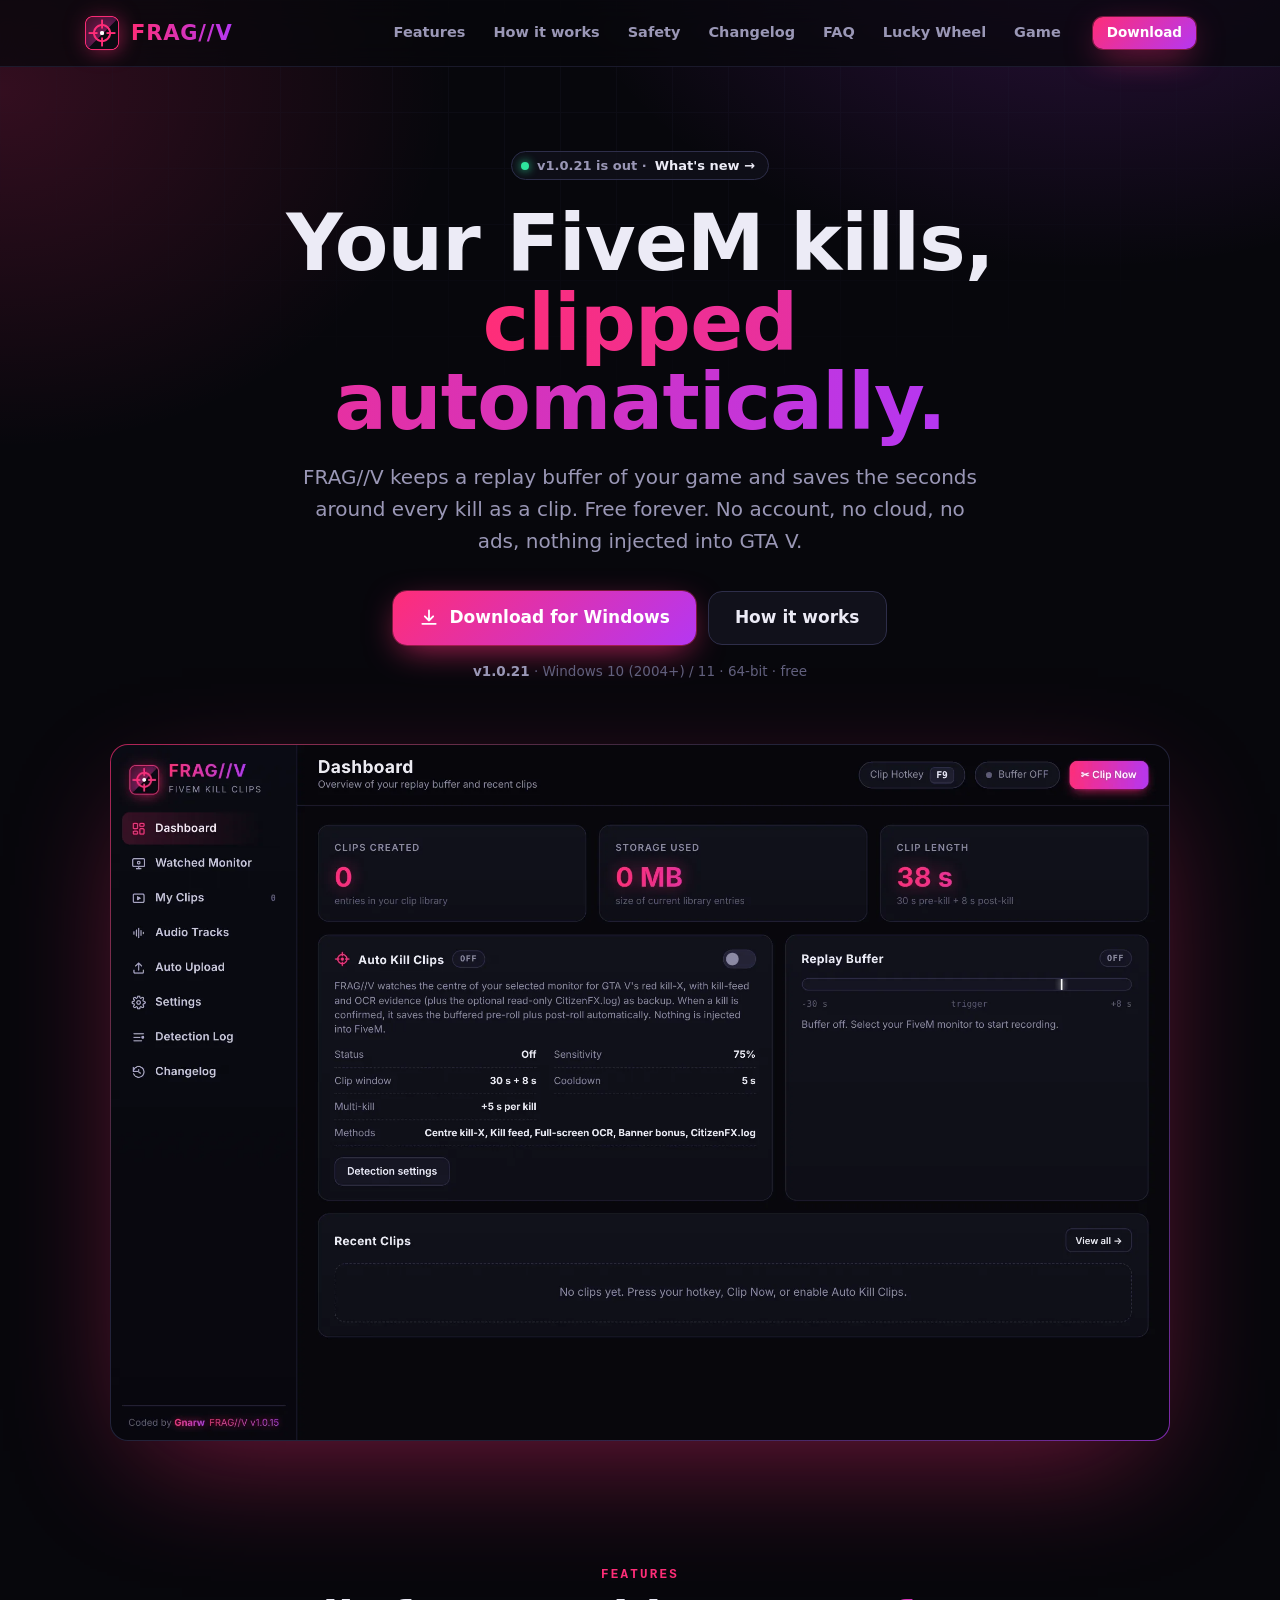
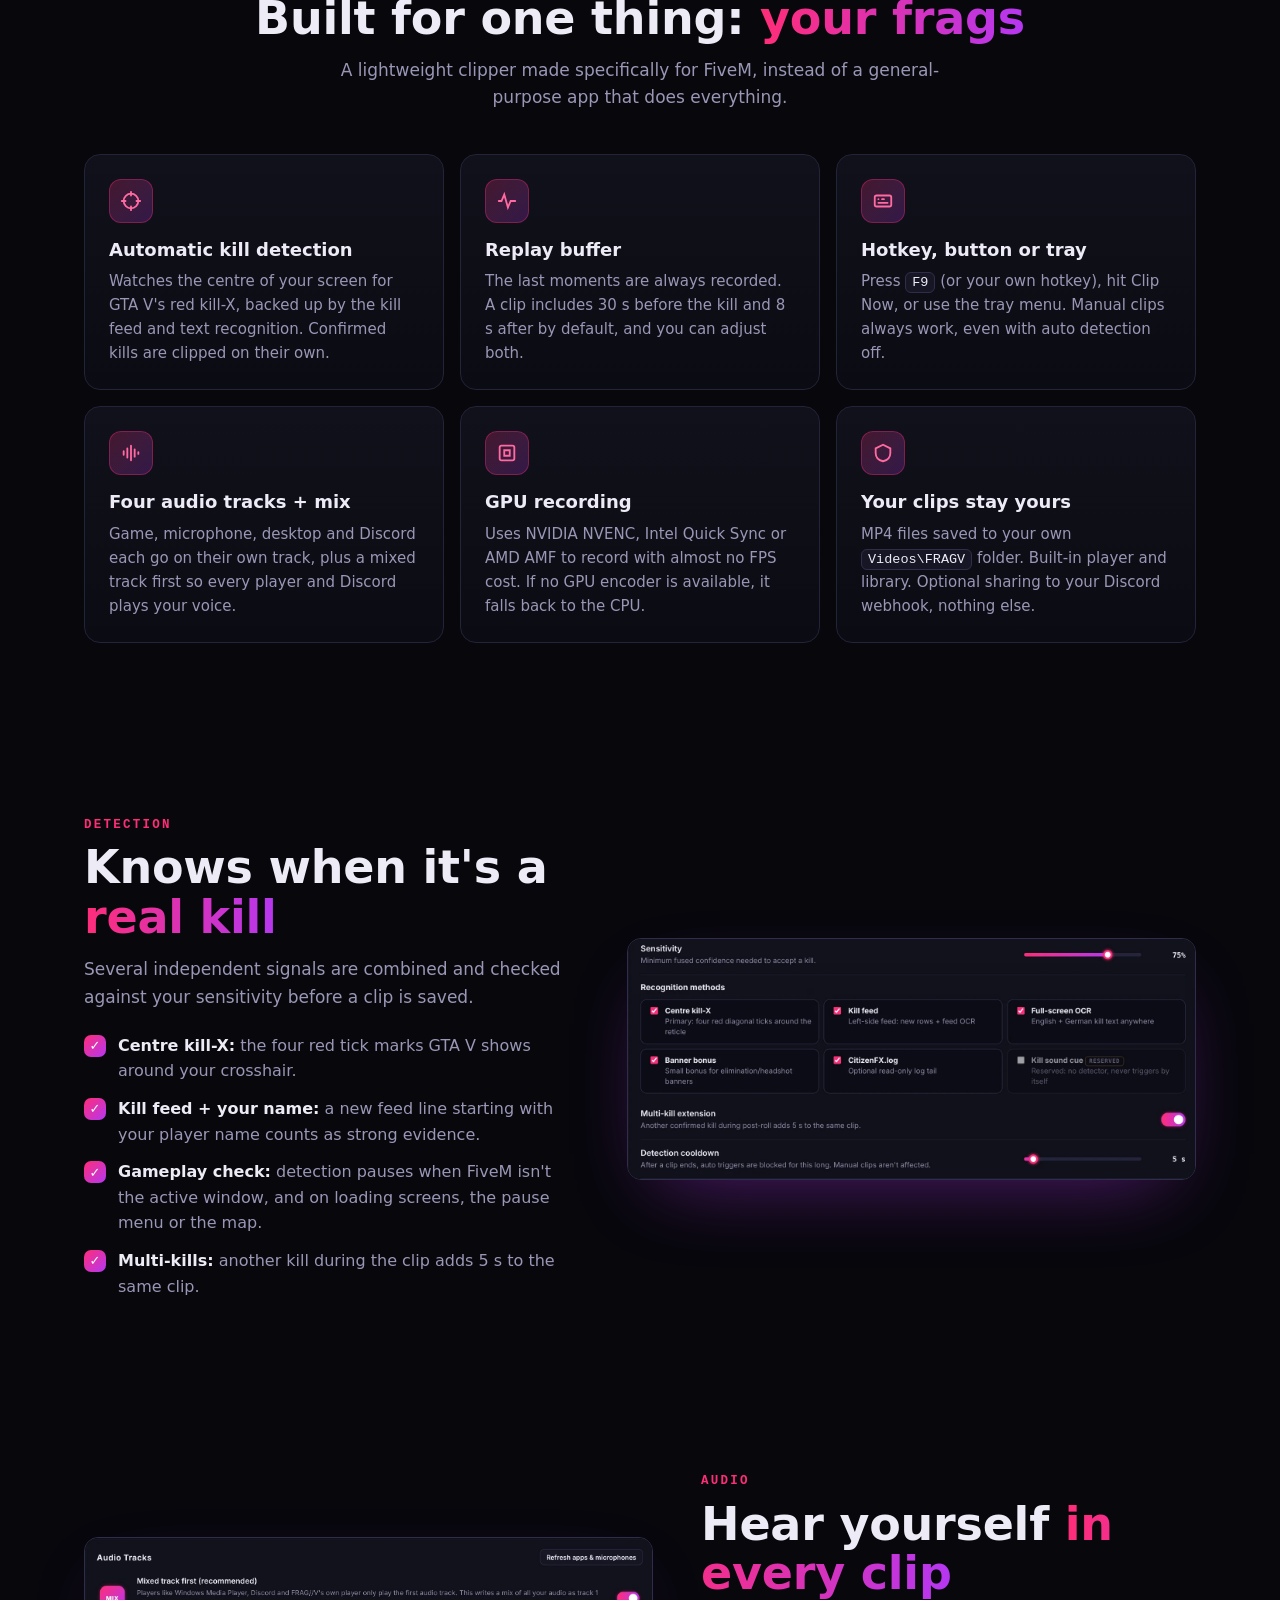
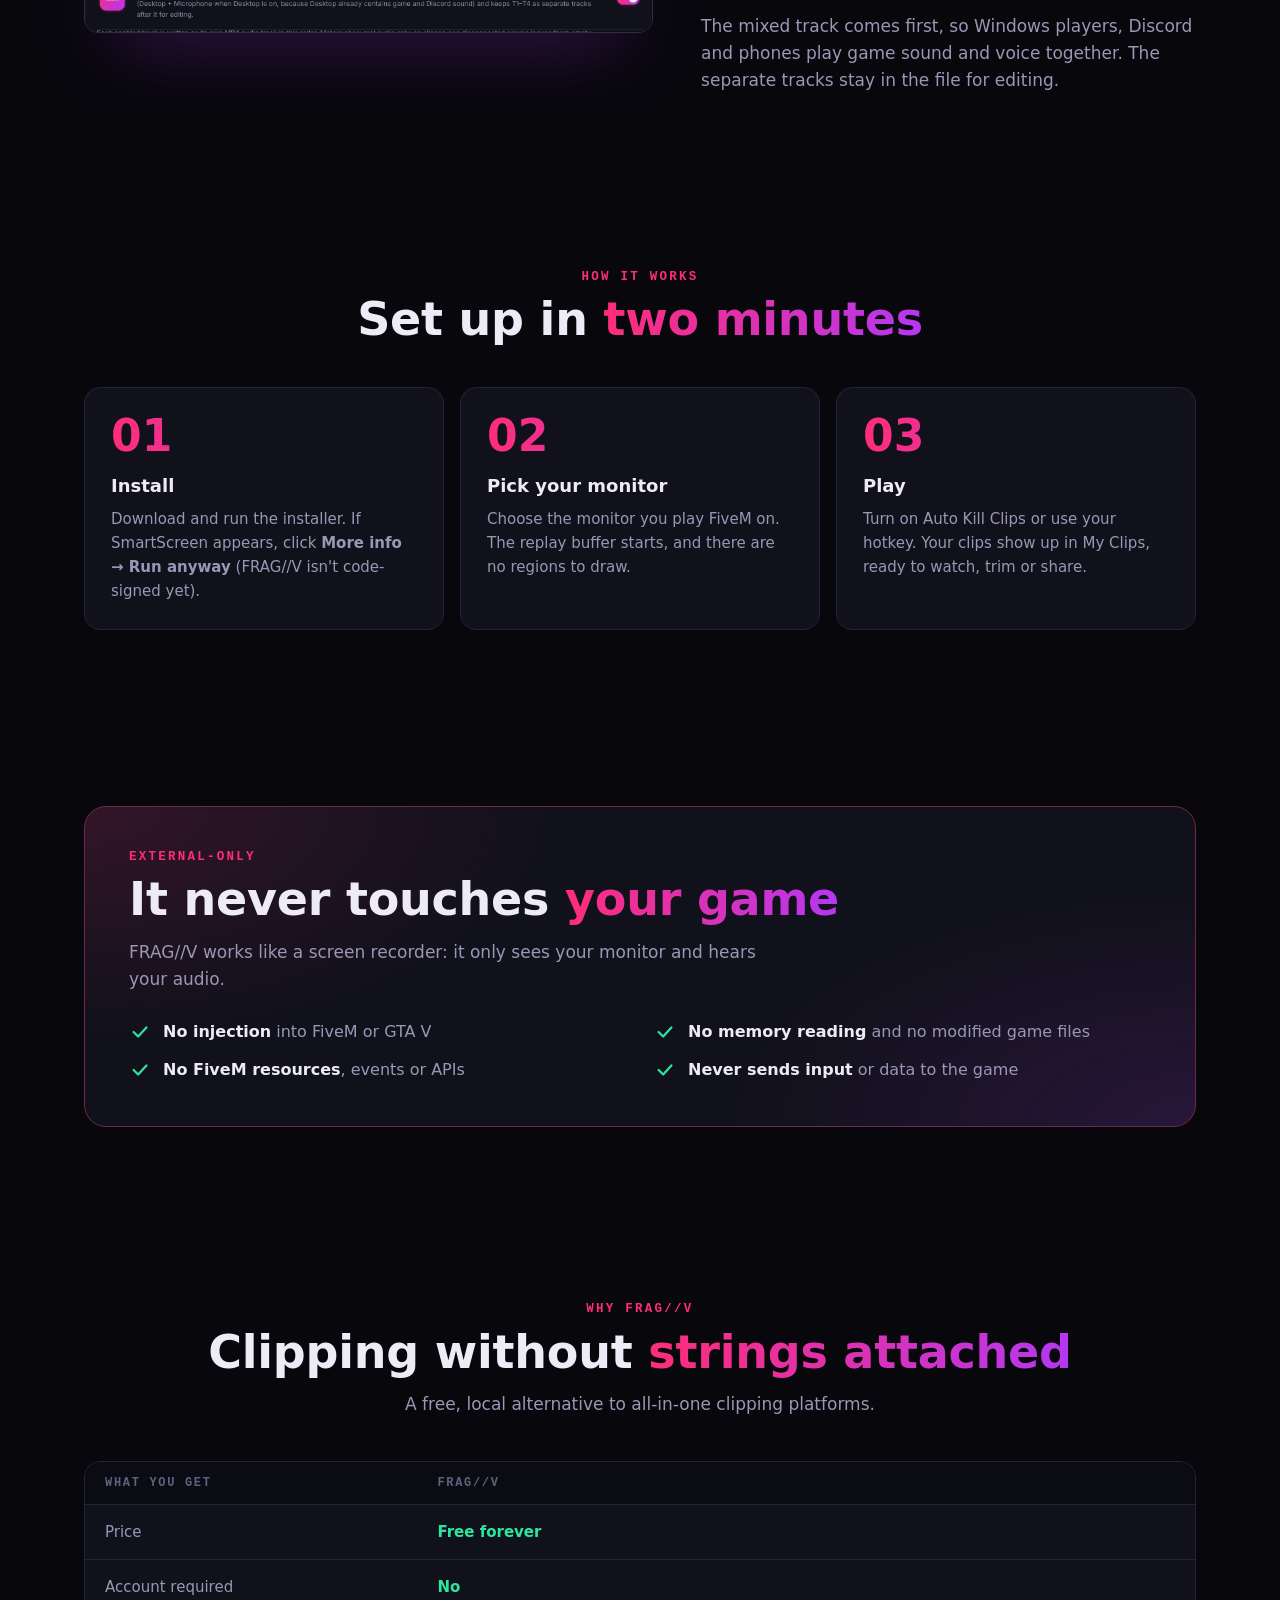
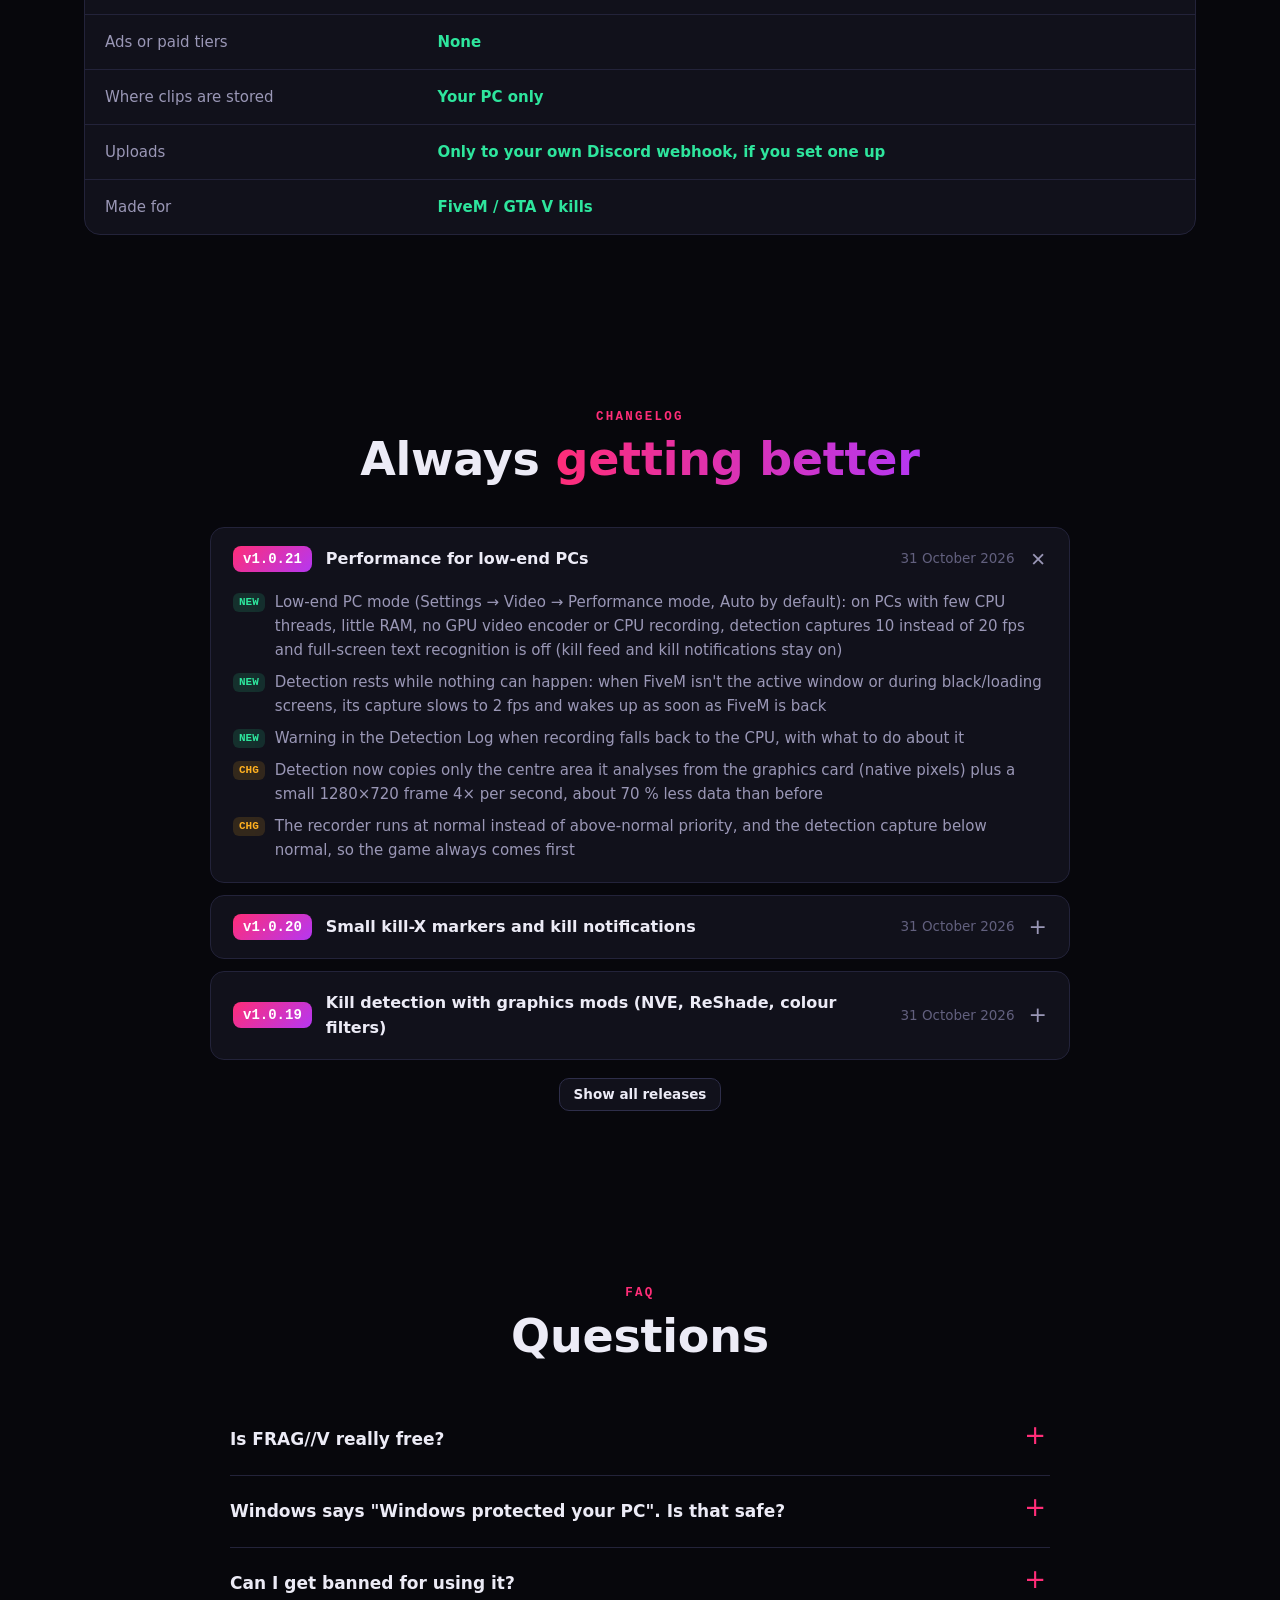
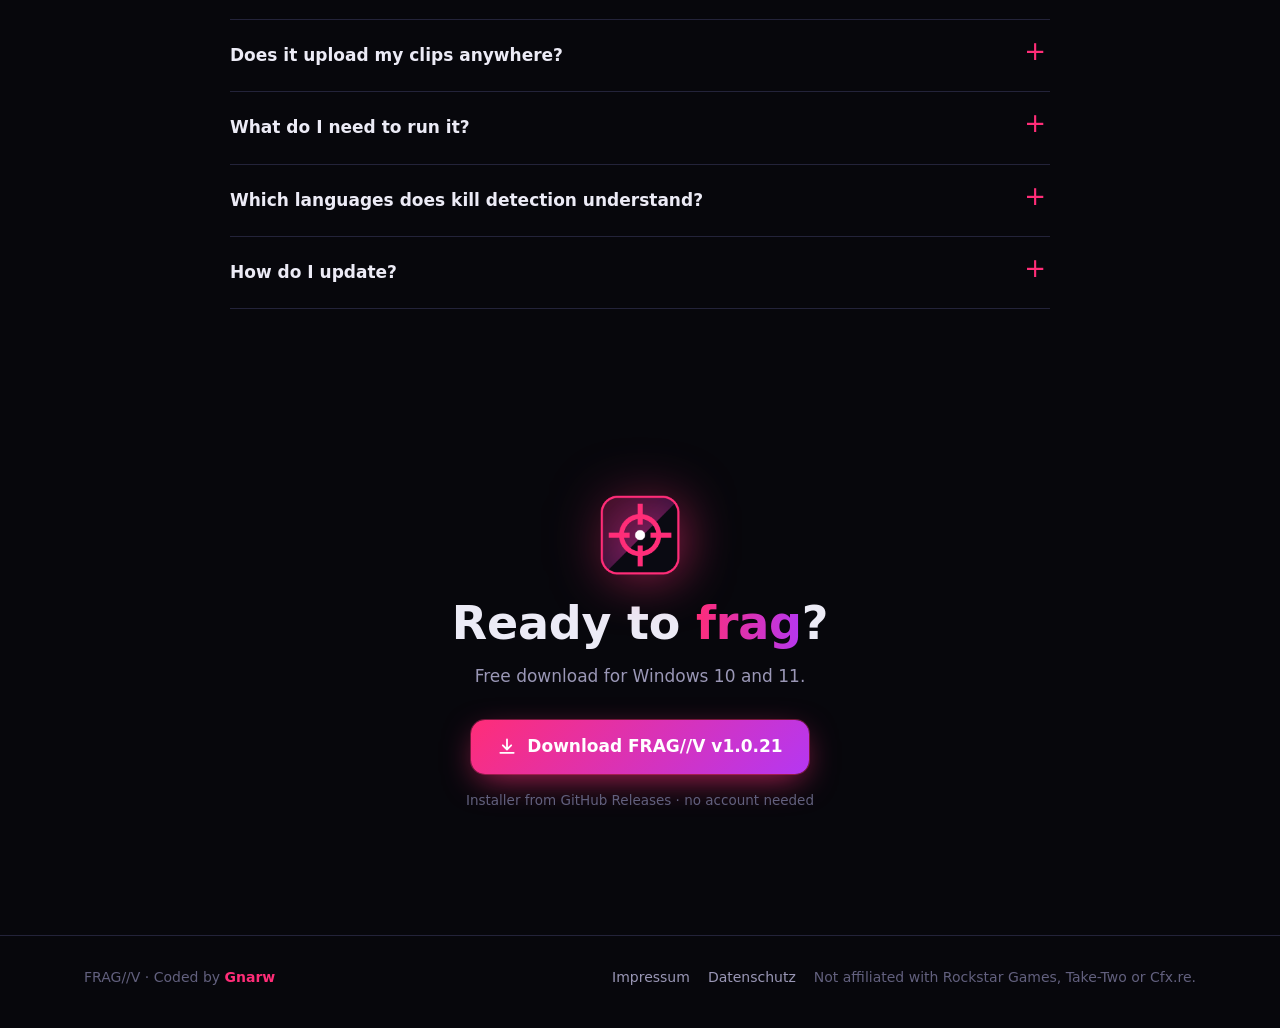
<file: index.html>
<!doctype html>
<html lang="en">
<head>
<meta charset="utf-8">
<meta name="viewport" content="width=device-width,initial-scale=1">
<title>FRAG//V — Free FiveM Kill Clips</title>
<meta name="description" content="FRAG//V automatically clips your FiveM / GTA V kills. Free forever, no account, no cloud, nothing injected into the game. Windows 10/11.">
<meta name="theme-color" content="#07070c">
<meta property="og:title" content="FRAG//V — Free FiveM Kill Clips">
<meta property="og:description" content="Your FiveM kills, clipped automatically. Free, local, external-only.">
<meta property="og:image" content="/img/app-dashboard.webp">
<link rel="icon" type="image/png" href="favicon.png">
<link rel="stylesheet" href="style.css">
</head>
<body>
<div class="bgfx"></div>

<header class="nav">
  <div class="wrap">
    <a class="logo" href="./"><img src="img/logo.png" alt="" width="36" height="36"><b>FRAG//V</b></a>
    <nav>
      <a href="#features">Features</a>
      <a href="#how">How it works</a>
      <a href="#safety">Safety</a>
      <a href="#changelog">Changelog</a>
      <a href="#faq">FAQ</a>
      <a href="wheel">Lucky Wheel</a>
      <a href="game">Game</a>
    </nav>
    <a class="btn sm primary dl" href="#" data-dl>Download</a>
  </div>
</header>

<main>
  <section class="hero">
    <div class="wrap">
      <span class="pill"><i></i>v1.0.21 is out · <a href="#changelog">What's new →</a></span>
      <h1>Your FiveM kills,<br><span class="grad">clipped automatically.</span></h1>
      <p class="lead">FRAG//V keeps a replay buffer of your game and saves the seconds around every kill as a clip. Free forever. No account, no cloud, no ads, nothing injected into GTA V.</p>
      <div class="cta">
        <a class="btn big primary" href="#" data-dl>
          <svg viewBox="0 0 24 24" fill="none" stroke="currentColor" stroke-width="2.2" stroke-linecap="round" stroke-linejoin="round"><path d="M12 3v12m0 0-5-5m5 5 5-5M4 19h16"/></svg>
          Download for Windows
        </a>
        <a class="btn big" href="#how">How it works</a>
      </div>
      <p class="meta"><b>v1.0.21</b> · Windows 10 (2004+) / 11 · 64-bit · free</p>
      <div class="shot reveal"><img src="img/app-dashboard.webp" alt="FRAG//V dashboard with auto kill clips, replay buffer and recent clips" width="2010" height="1320"></div>
    </div>
  </section>

  <section id="features">
    <div class="wrap">
      <div class="head c reveal">
        <div class="kicker">Features</div>
        <h2>Built for one thing: <span class="grad">your frags</span></h2>
        <p class="sub">A lightweight clipper made specifically for FiveM, instead of a general-purpose app that does everything.</p>
      </div>
      <div class="grid">
        <div class="card reveal"><div class="ico"><svg viewBox="0 0 24 24" fill="none" stroke-width="2" stroke-linecap="round"><circle cx="12" cy="12" r="8"/><path d="M12 2v4M12 18v4M2 12h4M18 12h4"/></svg></div><h3>Automatic kill detection</h3><p>Watches the centre of your screen for GTA V's red kill-X, backed up by the kill feed and text recognition. Confirmed kills are clipped on their own.</p></div>
        <div class="card reveal"><div class="ico"><svg viewBox="0 0 24 24" fill="none" stroke-width="2" stroke-linecap="round"><path d="M3 12h3l3-7 4 14 3-7h5"/></svg></div><h3>Replay buffer</h3><p>The last moments are always recorded. A clip includes 30 s before the kill and 8 s after by default, and you can adjust both.</p></div>
        <div class="card reveal"><div class="ico"><svg viewBox="0 0 24 24" fill="none" stroke-width="2" stroke-linecap="round"><rect x="3" y="6" width="18" height="12" rx="2"/><path d="M7 10h.01M11 10h2M7 14h10"/></svg></div><h3>Hotkey, button or tray</h3><p>Press <kbd>F9</kbd> (or your own hotkey), hit Clip Now, or use the tray menu. Manual clips always work, even with auto detection off.</p></div>
        <div class="card reveal"><div class="ico"><svg viewBox="0 0 24 24" fill="none" stroke-width="2" stroke-linecap="round"><path d="M4 10v4M8 7v10M12 4v16M16 8v8M20 11v2"/></svg></div><h3>Four audio tracks + mix</h3><p>Game, microphone, desktop and Discord each go on their own track, plus a mixed track first so every player and Discord plays your voice.</p></div>
        <div class="card reveal"><div class="ico"><svg viewBox="0 0 24 24" fill="none" stroke-width="2" stroke-linecap="round"><rect x="4" y="4" width="16" height="16" rx="2"/><path d="M9 9h6v6H9z"/></svg></div><h3>GPU recording</h3><p>Uses NVIDIA NVENC, Intel Quick Sync or AMD AMF to record with almost no FPS cost. If no GPU encoder is available, it falls back to the CPU.</p></div>
        <div class="card reveal"><div class="ico"><svg viewBox="0 0 24 24" fill="none" stroke-width="2" stroke-linecap="round"><path d="M12 3 4 7v5c0 5 3.5 8 8 9 4.5-1 8-4 8-9V7z"/></svg></div><h3>Your clips stay yours</h3><p>MP4 files saved to your own <code>Videos\FRAGV</code> folder. Built-in player and library. Optional sharing to your Discord webhook, nothing else.</p></div>
      </div>
    </div>
  </section>

  <section>
    <div class="wrap split">
      <div class="txt reveal">
        <div class="kicker">Detection</div>
        <h2>Knows when it's a <span class="grad">real kill</span></h2>
        <p class="sub">Several independent signals are combined and checked against your sensitivity before a clip is saved.</p>
        <ul class="ticks">
          <li><span><b>Centre kill-X:</b> the four red tick marks GTA V shows around your crosshair.</span></li>
          <li><span><b>Kill feed + your name:</b> a new feed line starting with your player name counts as strong evidence.</span></li>
          <li><span><b>Gameplay check:</b> detection pauses when FiveM isn't the active window, and on loading screens, the pause menu or the map.</span></li>
          <li><span><b>Multi-kills:</b> another kill during the clip adds 5 s to the same clip.</span></li>
        </ul>
      </div>
      <div class="frame reveal"><img src="img/app-detect.webp" alt="Kill detection settings: sensitivity, recognition methods, multi-kill extension" width="1464" height="620" loading="lazy"></div>
    </div>
  </section>

  <section>
    <div class="wrap split rev">
      <div class="txt reveal">
        <div class="kicker">Audio</div>
        <h2>Hear yourself <span class="grad">in every clip</span></h2>
        <p class="sub">The mixed track comes first, so Windows players, Discord and phones play game sound and voice together. The separate tracks stay in the file for editing.</p>
      </div>
      <div class="frame reveal"><img src="img/app-mix.webp" alt="Mixed audio track setting" width="1573" height="260" loading="lazy"></div>
    </div>
  </section>

  <section id="how">
    <div class="wrap">
      <div class="head c reveal">
        <div class="kicker">How it works</div>
        <h2>Set up in <span class="grad">two minutes</span></h2>
      </div>
      <div class="steps">
        <div class="step reveal"><h3>Install</h3><p>Download and run the installer. If SmartScreen appears, click <b>More info → Run anyway</b> (FRAG//V isn't code-signed yet).</p></div>
        <div class="step reveal"><h3>Pick your monitor</h3><p>Choose the monitor you play FiveM on. The replay buffer starts, and there are no regions to draw.</p></div>
        <div class="step reveal"><h3>Play</h3><p>Turn on Auto Kill Clips or use your hotkey. Your clips show up in My Clips, ready to watch, trim or share.</p></div>
      </div>
    </div>
  </section>

  <section id="safety">
    <div class="wrap">
      <div class="band reveal">
        <div class="kicker">External-only</div>
        <h2>It never touches <span class="grad">your game</span></h2>
        <p class="sub">FRAG//V works like a screen recorder: it only sees your monitor and hears your audio.</p>
        <ul class="nolist">
          <li><svg viewBox="0 0 24 24" fill="none" stroke="#2ee59d" stroke-width="2.4" stroke-linecap="round" stroke-linejoin="round"><path d="m5 12 5 5 9-10"/></svg><span><b>No injection</b> into FiveM or GTA V</span></li>
          <li><svg viewBox="0 0 24 24" fill="none" stroke="#2ee59d" stroke-width="2.4" stroke-linecap="round" stroke-linejoin="round"><path d="m5 12 5 5 9-10"/></svg><span><b>No memory reading</b> and no modified game files</span></li>
          <li><svg viewBox="0 0 24 24" fill="none" stroke="#2ee59d" stroke-width="2.4" stroke-linecap="round" stroke-linejoin="round"><path d="m5 12 5 5 9-10"/></svg><span><b>No FiveM resources</b>, events or APIs</span></li>
          <li><svg viewBox="0 0 24 24" fill="none" stroke="#2ee59d" stroke-width="2.4" stroke-linecap="round" stroke-linejoin="round"><path d="m5 12 5 5 9-10"/></svg><span><b>Never sends input</b> or data to the game</span></li>
        </ul>
      </div>
    </div>
  </section>

  <section id="compare">
    <div class="wrap">
      <div class="head c reveal">
        <div class="kicker">Why FRAG//V</div>
        <h2>Clipping without <span class="grad">strings attached</span></h2>
        <p class="sub">A free, local alternative to all-in-one clipping platforms.</p>
      </div>
      <table class="compare reveal">
        <thead><tr><th>What you get</th><th>FRAG//V</th></tr></thead>
        <tbody>
          <tr><td>Price</td><td class="yes">Free forever</td></tr>
          <tr><td>Account required</td><td class="yes">No</td></tr>
          <tr><td>Ads or paid tiers</td><td class="yes">None</td></tr>
          <tr><td>Where clips are stored</td><td class="yes">Your PC only</td></tr>
          <tr><td>Uploads</td><td class="yes">Only to your own Discord webhook, if you set one up</td></tr>
          <tr><td>Made for</td><td class="yes">FiveM / GTA V kills</td></tr>
        </tbody>
      </table>
    </div>
  </section>

  <section id="changelog">
    <div class="wrap">
      <div class="head c reveal">
        <div class="kicker">Changelog</div>
        <h2>Always <span class="grad">getting better</span></h2>
      </div>
      <div id="rels" style="max-width:860px;margin:0 auto"></div>
      <div class="more"><button class="btn sm" id="moreRels">Show all releases</button></div>
    </div>
  </section>

  <section id="faq">
    <div class="wrap">
      <div class="head c reveal">
        <div class="kicker">FAQ</div>
        <h2>Questions</h2>
      </div>
      <div class="faq">
        <details><summary>Is FRAG//V really free?</summary><p>Yes. No price, no ads, no premium version and no account. It's a hobby project.</p></details>
        <details><summary>Windows says "Windows protected your PC". Is that safe?</summary><p>FRAG//V isn't signed with a paid code-signing certificate yet, so SmartScreen doesn't recognise it. Click <b>More info → Run anyway</b>. Only download FRAG//V from this website.</p></details>
        <details><summary>Can I get banned for using it?</summary><p>FRAG//V works like OBS or any screen recorder: it never injects into the game, reads its memory or talks to FiveM. Server rules are up to each server, though, so check them if you're unsure.</p></details>
        <details><summary>Does it upload my clips anywhere?</summary><p>No. Clips are saved to your own PC. The only upload is the optional Discord webhook, which you set up yourself.</p></details>
        <details><summary>What do I need to run it?</summary><p>64-bit Windows 10 (version 2004 or newer) or Windows 11. An NVIDIA, Intel or AMD GPU gives the best performance. The first start needs internet once to download the text-recognition data.</p></details>
        <details><summary>Which languages does kill detection understand?</summary><p>The kill-X works on any server. Kill feed and text recognition read English and German.</p></details>
        <details><summary>How do I update?</summary><p>Download the latest installer here and run it. It installs over the old version and keeps your settings and clips.</p></details>
      </div>
    </div>
  </section>

  <section class="final">
    <div class="wrap reveal">
      <img src="img/logo.png" alt="" width="84" height="84">
      <h2>Ready to <span class="grad">frag</span>?</h2>
      <p class="sub" style="margin:0 auto 30px">Free download for Windows 10 and 11.</p>
      <a class="btn big primary" href="#" data-dl>
        <svg viewBox="0 0 24 24" fill="none" stroke="currentColor" stroke-width="2.2" stroke-linecap="round" stroke-linejoin="round"><path d="M12 3v12m0 0-5-5m5 5 5-5M4 19h16"/></svg>
        Download FRAG//V v1.0.21
      </a>
      <p class="meta" id="dlNote">Installer from GitHub Releases · no account needed</p>
    </div>
  </section>
</main>

<footer>
  <div class="wrap">
    <span>FRAG//V · Coded by <span class="gn">Gnarw</span></span>
    <span class="sp"></span>
    <a href="impressum.html">Impressum</a>
    <a href="datenschutz.html">Datenschutz</a>
    <span>Not affiliated with Rockstar Games, Take-Two or Cfx.re.</span>
  </div>
</footer>

<script src="config.js"></script>
<script>
const { GITHUB_OWNER, GITHUB_REPO } = window.FRAGV_CONFIG;
const CHANGELOG = [{"v":"1.0.21","t":"Performance for low-end PCs","d":"31 October 2026","items":["+ Low-end PC mode (Settings → Video → Performance mode, Auto by default): on PCs with few CPU threads, little RAM, no GPU video encoder or CPU recording, detection captures 10 instead of 20 fps and full-screen text recognition is off (kill feed and kill notifications stay on)","+ Detection rests while nothing can happen: when FiveM isn't the active window or during black/loading screens, its capture slows to 2 fps and wakes up as soon as FiveM is back","+ Warning in the Detection Log when recording falls back to the CPU, with what to do about it","/ Detection now copies only the centre area it analyses from the graphics card (native pixels) plus a small 1280×720 frame 4× per second, about 70 % less data than before","/ The recorder runs at normal instead of above-normal priority, and the detection capture below normal, so the game always comes first"]},{"v":"1.0.20","t":"Small kill-X markers and kill notifications","d":"31 October 2026","items":["+ Magnified centre scan: a second, zoomed-in analysis of the crosshair area finds small, server-specific kill-X markers (about 3× smaller than GTA's), also next to a blood splash","+ Tolerant red: darker, washed-out kill-X reds (graphics mods, bloom, thin lines) are recognised; brick walls, skin, red cars, neon stripes, circles and plus signs still don't trigger","+ Kill notifications: a new green notification on the left is spotted within 0.2 s and read at once from an enlarged crop; \"Du hast [Name | ID] getötet\" / \"You killed …\" is strong kill evidence on its own","+ Death notifications: a new red \"Du wurdest von [Name | ID] getötet\" / \"You were killed by …\" message holds auto clips for 4 s","/ Kill messages are recognised even when they wrap onto two lines or OCR misreads letters (e.g. \"Du host … getdtet\")","/ Kill messages count as strong evidence for the gunfire check (like your name in the kill feed)","/ The background detection feed captures at up to 1600 px for the sharper magnified scan; the post-check uses both scans"]},{"v":"1.0.19","t":"Kill detection with graphics mods (NVE, ReShade, colour filters)","d":"31 October 2026","items":["+ Kill-X colour learning: make one kill and press your clip hotkey, and FRAG//V finds the kill-X in that clip and learns its colour; it then looks for that colour as well as standard red","+ Kills confirmed by the kill feed without a visible kill-X also teach the colour automatically","+ Red-heavy scenes: red signs, red lighting and colour grading behind the crosshair are filtered out, so a kill-X on top of them is still found","+ Settings → Kill Detection: \"Kill-X colour (graphics mods)\" with the learned colour, a Reset button and an on/off toggle","/ The post-check of saved clips uses the same colour handling as live detection","/ Training samples record the learned kill-X colour"]},{"v":"1.0.18","t":"Performance: lighter detection, no FPS drop when saving","d":"30 October 2026","items":["+ Fast save: clips from the native recorder are saved without re-encoding the video (stream copy), so saving no longer costs GPU/CPU while you play; the clip may start up to 2 s earlier","+ Settings → Video: \"Fast save\" toggle (on by default; off = exact frame-accurate cut, re-encoded)","/ Clip saving, Discord copies and post-checks run at below-normal priority with limited threads, so the game keeps its CPU time","/ Text recognition (the heaviest detector) only runs around action: gunfire, a kill-X candidate or new kill-feed rows, plus a slow check every 8 s","/ Kill-X detector skips frames without red near the crosshair after a quick check of the centre instead of analysing the whole crop","/ Background detection feed runs at 20 fps instead of 30","/ The window's own screen capture drops to 2 fps while FRAG//V is hidden or not on Watched Monitor (native recorder)","/ Waiting for FiveM / Discord audio checks the process list every 5 s instead of every 1.4 s; audio meters only update on the Audio Tracks page"]},{"v":"1.0.17","t":"Auto detection works minimized and in the background","d":"30 October 2026","items":["+ Background-safe detection feed: detection now gets its own DXGI capture of your monitor (bundled FFmpeg), independent of the FRAG//V window","+ Settings → Kill Detection: \"Background-safe detection\" toggle (on by default)","+ Watched Monitor and Dashboard show which detection input is used and its frame rate","+ Detection Log warns when auto detection stops receiving frames","/ Auto detection keeps working while FRAG//V is minimized, in the tray or behind FiveM (single-monitor setups)","/ Clip thumbnails and training snapshots also come from the background feed, so they no longer freeze while the window is hidden","/ The feed restarts by itself after display mode changes or fullscreen switches"]},{"v":"1.0.16","t":"Gunfire check, \"maybe\" clips, post-check & accuracy","d":"30 October 2026","items":["+ Gunfire detection: FRAG//V listens to the FiveM audio for shots; kill evidence with no gunfire nearby is held (your name in the kill feed still counts for melee and vehicle kills)","+ \"Maybe\" clips: likely but uncertain kills are saved with a MAYBE tag; keep or discard them in My Clips, the rest are deleted automatically after 6 h, 24 h or 3 days","+ Post-check: every saved auto clip is analysed again around the kill and marked VERIFIED or UNSURE; verified \"maybe\" clips become normal clips","+ Detection Accuracy card on the Dashboard: precision, kills caught, post-check results and maybe-clip stats from your ✓/✗ feedback","+ Watched Monitor shows the gunfire gate status and when the last shot was heard","+ \"Maybe\" filter in My Clips","+ Settings: Require gunfire for auto clips, \"Maybe\" clips with auto-delete time","/ Labelling a \"maybe\" clip trains the detector the same way as ✓ / ✗ feedback"]},{"v":"1.0.15","t":"Smarter kill detection: gameplay gates, your name, feedback","d":"30 October 2026","items":["+ Detection only runs while FiveM / GTA V is the active window (setting, on by default)","+ Black and loading screens pause detection; pause menu, big map and cutscenes (HUD/minimap gone) pause text detection while the kill-X keeps watching","+ Watched Monitor chip and dashboard Status show whether detection is live or paused, and why","+ \"Your player name\" setting: a new kill-feed line starting with your name is strong kill evidence; your name as the victim holds auto clips for 4 s","+ ✓ Yes / ✗ No feedback on auto and manual clips (cards and player)","+ Training samples: every auto kill and manual clip saves the last 3 s of centre crops, a frame and the evidence scores, plus a settings toggle, stats and Open folder button","+ Developer tools: scripts/calibrate-clips.js replays clips through the kill-X detector; scripts/test-gate.js replays them through the gameplay gate","/ False multi-kill clips fixed at the root: full-screen OCR was reading kill words from other windows (e.g. a console) while FiveM wasn't in front","/ Kill fusion adds +18 when your name is in the feed alongside other evidence"]},{"v":"1.0.14","t":"Mixed audio track, clip resolution & playback fixes","d":"28 October 2026","items":["+ Mix (All Audio) as track 1 so voice and game sound play everywhere; T1–T4 stay as separate tracks after it","+ Audio Tracks toggle \"Mixed track first\" (on by default)","+ MIX badge on clip cards that contain the mixed track","+ Detection Log lists every native encoder candidate that was rejected and why","/ Clips are always saved at the selected resolution; a 1440p monitor no longer leaks into 1080p clips","/ Native recorder tries D3D11 scaling without a forced format and a CPU-scaled NVENC path before falling back to native size","/ Built-in player streams clips straight from disk and pauses the hidden live preview, so playback is smooth","/ Discord copies reuse the mixed track instead of mixing the separate tracks again","/ Version label in the sidebar footer uses the accent colour","/ Changelog entries are grouped as Added, Changed, Removed"]},{"v":"1.0.13","t":"Center red kill-X recognition rebuild","d":"27 October 2026","items":["+ Subtle neon glow pulse on accent buttons and an animated logo when hovering the sidebar brand","+ Rebuilt centre red kill-X detector scoring four diagonal tick arms (NW, NE, SW, SE) separately","+ Candidate centres from the white reticle dot, a frame-centre grid, the red centroid and the red bounding box","+ Radius search at 4.5–19.5% of the 192 px crop plus radii estimated from the nearby red bounding box","+ Perpendicular probing for widened GTA ticks that are not one-pixel diagonals","+ Penalties for cardinal-direction red, red in the centre, solid red regions, arm imbalance and off-centre candidates","+ Two-frame early trigger while the X is still visible, with disarm until three clear frames","+ Static scenery/HUD rejection after 1.4 s and near-miss logging at most once every 15 s","/ New FRAG//V logo in the app, tray, taskbar, installer, uninstaller and shortcuts","/ \"Gnarw\" credit shown in the accent colour; sidebar tab labels are brighter and easier to read","/ Watched Monitor preview now fits the window height instead of filling the full width","/ Audio Tracks rebuilt as a symmetrical grid that reflows cleanly when the window is narrow","/ In-Game and Discord capture use the real loopback-capture API and recognise FiveM_bXXXX_GTAProcess.exe","/ Discord uploads attach a mixed-audio copy fitted to the server limit (24 MB, then 10 MB) and report message-only posts honestly","/ Detection Log labels now list arm coverage in NW/NE/SW/SE order","/ A clear centre red X (peak ≥ 80) now confirms without kill-feed or CitizenFX.log corroboration","- Silent per-app tracks are no longer written (they made clips sound mute in players that only play track 1)","- Removed 22.5° intermediate directions as negative controls (they hit the wide outer ends of real ticks)"]},{"v":"1.0.12","t":"Native DXGI GPU recording","d":"18 October 2026","items":["+ Native Windows Desktop Duplication recorder (FFmpeg ddagrab) in the main process","+ D3D11 scaling with NVENC, QuickSync, AMF, Media Foundation and libx264 encoder fallbacks","+ 2-second MPEG-TS segments, 150-second retention and protection for in-progress clips","+ Automatic fallback to the WebCodecs recorder when every native candidate fails","/ Bundled modern FFmpeg with ddagrab, scale_d3d11, NVENC, QuickSync, AMF and Media Foundation","/ Preview and detection capped to 1280×720 at 30 FPS while native recording is active","- Removed the old @ffmpeg-installer/win32-x64 4.1.0 binary"]},{"v":"1.0.11","t":"Validated clip assembly","d":"9 October 2026","items":["+ Clip validation: size, encoded frames, video stream, readable packets, start/middle/late decode and timeline length","+ MPEG-TS normalisation retry with black/silent replacement for undecodable segments","+ Player warning when a saved file has no playable video track","/ Legacy Chromium MP4 segments decoded with -auto_convert 0 so video is no longer silently dropped","/ Final MP4s carry BT.709 TV-range colour metadata and fast-start"]},{"v":"1.0.10","t":"Per-app audio","d":"30 September 2026","items":["+ WASAPI process-loopback capture for In-Game (FiveM) and Discord tracks","+ Process-tree resolution that prefers GTA5.exe / FiveM_GTAProcess.exe and follows restarts","+ 120-second PCM ring with exact silence for missing intervals","/ FiveM and Discord meters now move independently from their own captures","- Removed the Desktop-audio copy that stood in for In-Game audio"]},{"v":"1.0.9","t":"CitizenFX.log & German OCR","d":"21 September 2026","items":["+ Optional read-only CitizenFX.log watcher (citizenlog method)","+ German OCR model and default German keywords, including “du hast [name] getötet”","+ [name], [player] and [spieler] wildcards and diacritic-folded matching","/ Naked onPlayerKilled lines are classified as ambiguous, not as your kill"]},{"v":"1.0.8","t":"Evidence fusion","d":"12 September 2026","items":["+ 3.5-second evidence window fusing marker, kill-feed, OCR and log evidence","+ OCR phrases must reappear on a later scan before they count","/ Sensitivity now applies to the fused confidence","- Removed the single-frame red-pixel trigger"]},{"v":"1.0.7","t":"WebCodecs recorder","d":"3 September 2026","items":["+ WebCodecs H.264 recorder with a frame pump and mp4-muxer segments","+ Encoder backpressure and automatic capture step-down below 72% of target FPS","/ MediaRecorder kept as the last fallback"]},{"v":"1.0.6","t":"Background recording","d":"25 August 2026","items":["+ Tray icon with Open, Clip Now and Quit; closing the window hides to the tray","+ Power-save blocker while capture is active","/ Background throttling disabled at every layer","/ Detection reads cloned capture-track frames instead of the preview video"]},{"v":"1.0.5","t":"Library tools","d":"16 August 2026","items":["+ Multi-select, Select All for visible clips and a neon bulk-delete button","+ Search, filters, sorting and a local storage bar","/ Custom clip player with seek, volume and Escape to close"]},{"v":"1.0.4","t":"Auto Upload","d":"7 August 2026","items":["+ Discord webhook delivery and Send Test","+ Instagram and TikTok targets, clearly labelled as simulated","+ Per-platform upload progress and uploaded badges"]},{"v":"1.0.3","t":"Four audio tracks","d":"29 July 2026","items":["+ Separate In-Game, Microphone, Desktop and Discord MP4 audio tracks with titles and handler names","+ Raw microphone capture without echo cancellation, noise suppression or automatic gain","/ Choosing a microphone in Audio Tracks connects it immediately"]},{"v":"1.0.2","t":"Hotkey & clip timing","d":"20 July 2026","items":["+ Rebindable global clip hotkey (default F9) with 800 ms debounce","+ Multi-kill extension and detection cooldown","/ Pre-kill range 10–60 s and post-kill range 5–15 s"]},{"v":"1.0.1","t":"Clean start","d":"11 July 2026","items":["/ Automatic kill clipping now starts disabled","/ Monitor selection replaces manual region marking","- Removed demo feed, sample clips, simulated kills and fake meter animation"]},{"v":"1.0.0","t":"First release","d":"2 July 2026","items":["+ Monitor replay buffer with Clip Now and MP4 assembly","+ Dashboard, Watched Monitor, My Clips and Settings","+ Neon appearance presets with adjustable glow"]}];

const releasesPage = `https://github.com/${GITHUB_OWNER}/${GITHUB_REPO}/releases/latest`;
document.querySelectorAll('[data-dl]').forEach((a) => {
  a.href = releasesPage;
  a.addEventListener('click', async (e) => {
    e.preventDefault();
    const note = document.getElementById('dlNote');
    // Only contacts GitHub when someone actually clicks Download (no third-party request on page load).
    try {
      const r = await fetch(`https://api.github.com/repos/${GITHUB_OWNER}/${GITHUB_REPO}/releases/latest`, { headers: { Accept: 'application/vnd.github+json' } });
      if (!r.ok) throw new Error(r.status);
      const rel = await r.json();
      const exe = (rel.assets || []).find((x) => /\.exe$/i.test(x.name));
      if (!exe) throw new Error('no exe');
      note.textContent = `Downloading ${exe.name} (${(exe.size / 1048576).toFixed(0)} MB). If SmartScreen appears: More info → Run anyway.`;
      location.href = exe.browser_download_url;
    } catch (_) {
      location.href = releasesPage;
    }
  });
});

const esc = (s) => s.replace(/[&<>"]/g, (c) => ({ '&': '&amp;', '<': '&lt;', '>': '&gt;', '"': '&quot;' }[c]));
const tagOf = { '+': ['a', 'NEW'], '/': ['c', 'CHG'], '-': ['r', 'DEL'] };
function renderRels(all) {
  const list = all ? CHANGELOG : CHANGELOG.slice(0, 3);
  document.getElementById('rels').innerHTML = list.map((r, i) => `
    <details class="rel"${i === 0 ? ' open' : ''}>
      <summary><span class="v">v${esc(r.v)}</span><span class="t">${esc(r.t)}</span><span class="d">${esc(r.d)}</span></summary>
      <ul>${r.items.map((it) => { const [c, l] = tagOf[it[0]] || tagOf['/']; return `<li><span class="tag ${c}">${l}</span><span>${esc(it.slice(2))}</span></li>`; }).join('')}</ul>
    </details>`).join('');
  document.getElementById('moreRels').hidden = all || CHANGELOG.length <= 3;
}
renderRels(false);
document.getElementById('moreRels').onclick = () => renderRels(true);

const io = 'IntersectionObserver' in window ? new IntersectionObserver((es) => es.forEach((e) => { if (e.isIntersecting) { e.target.classList.add('in'); io.unobserve(e.target); } }), { threshold: 0.12 }) : null;
document.querySelectorAll('.reveal').forEach((el) => (io ? io.observe(el) : el.classList.add('in')));
</script>
</body>
</html>
</file>
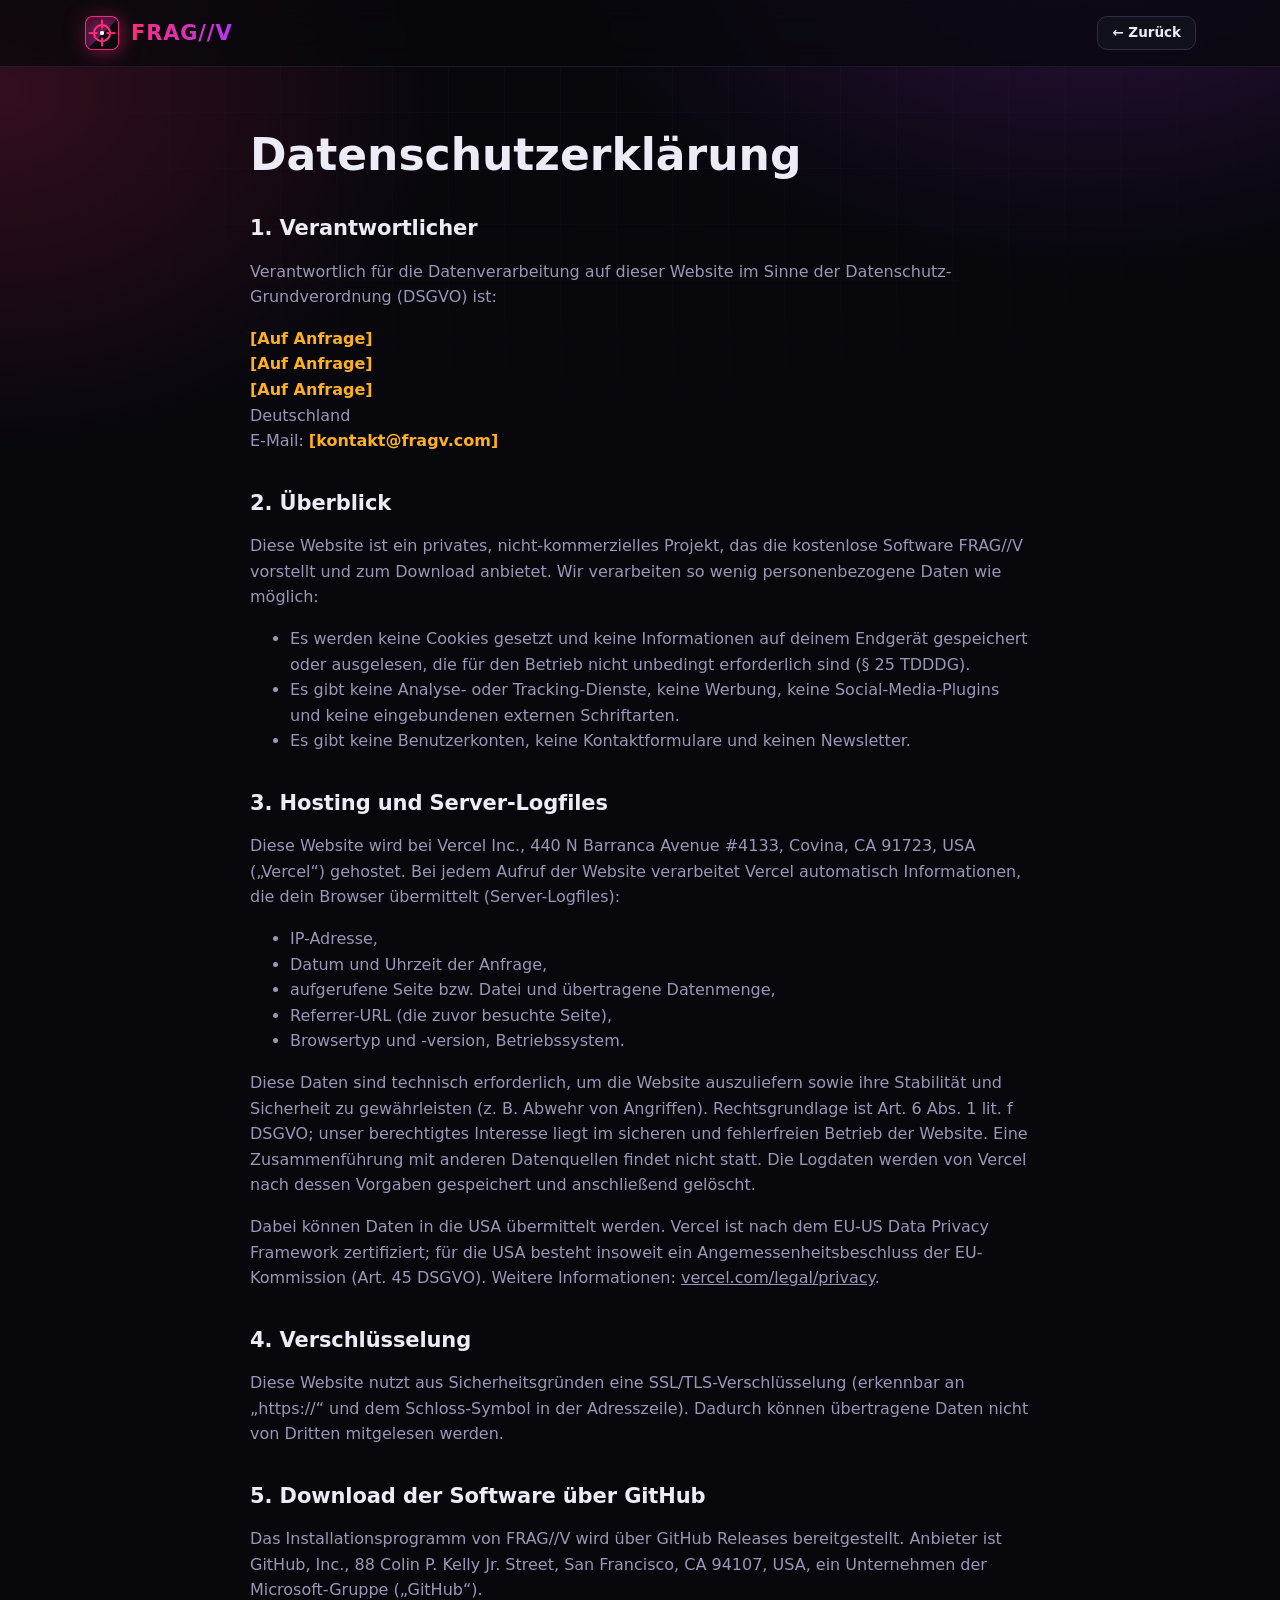
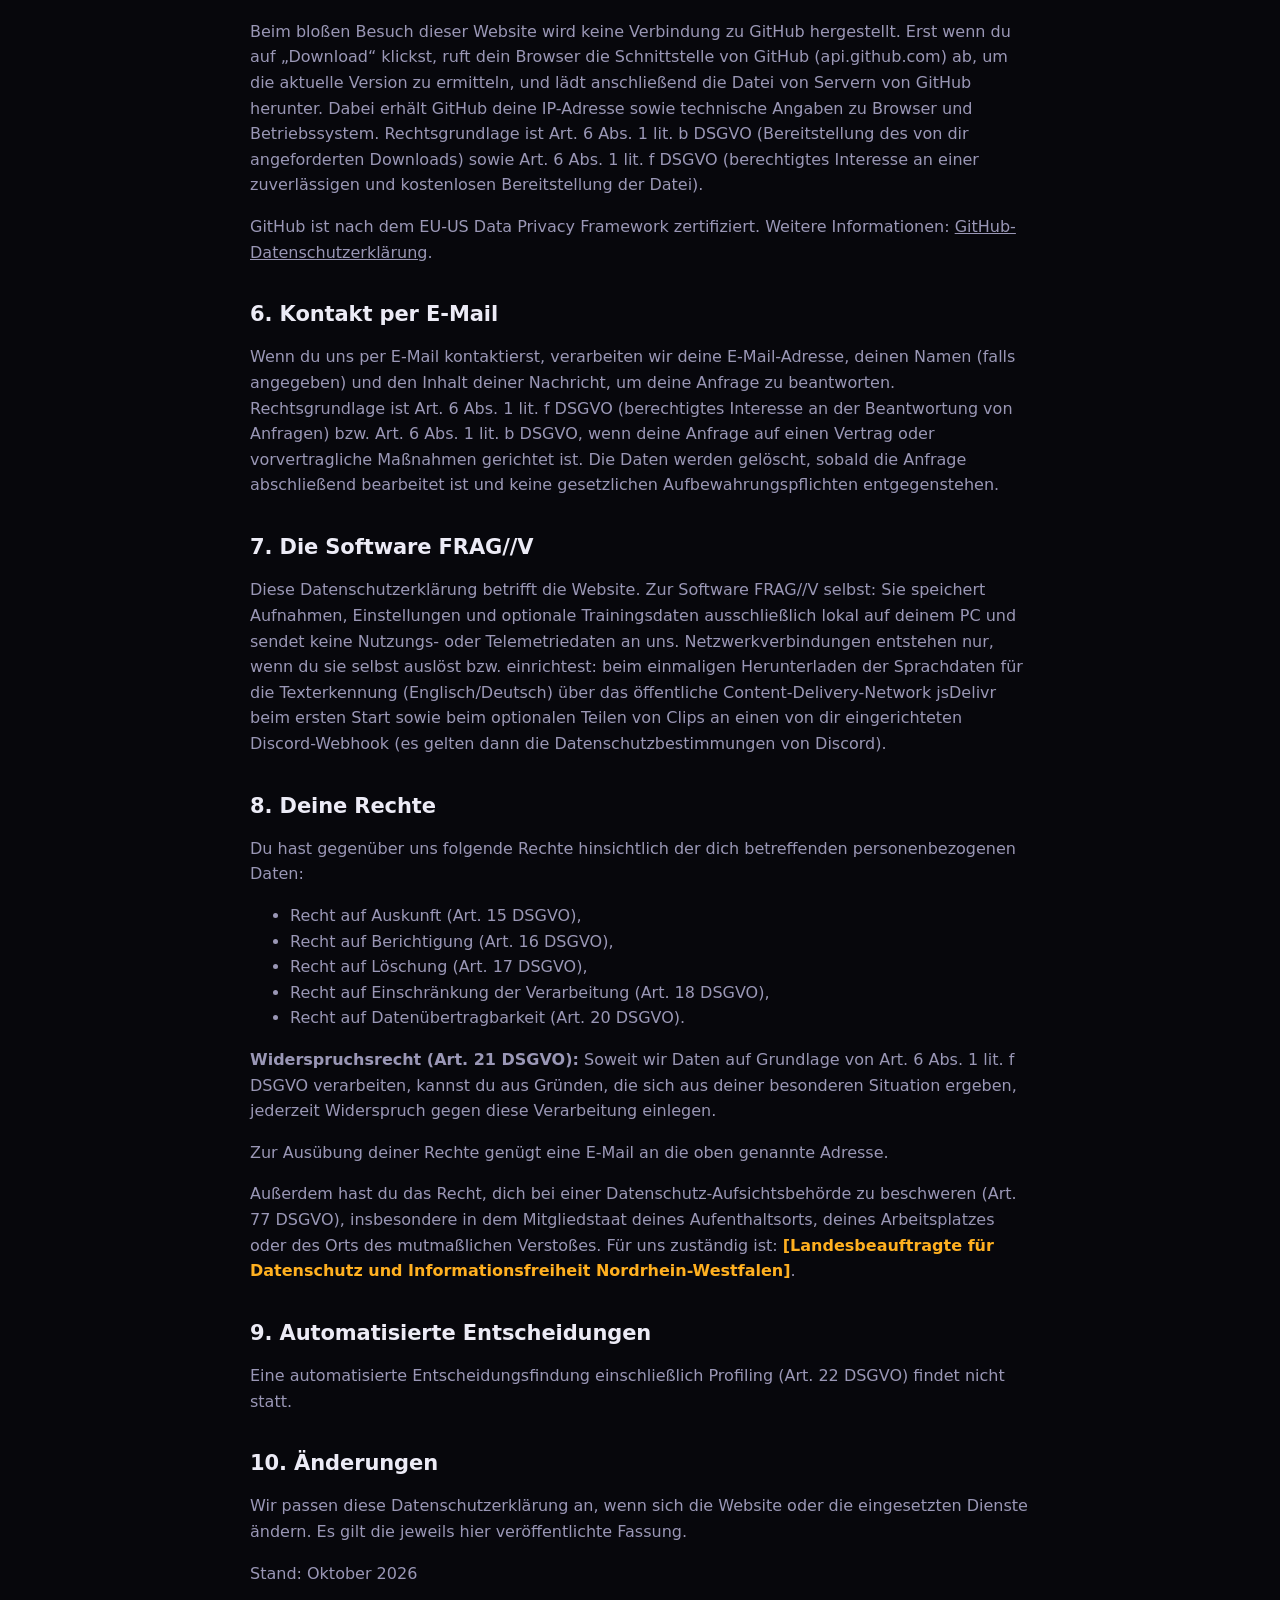
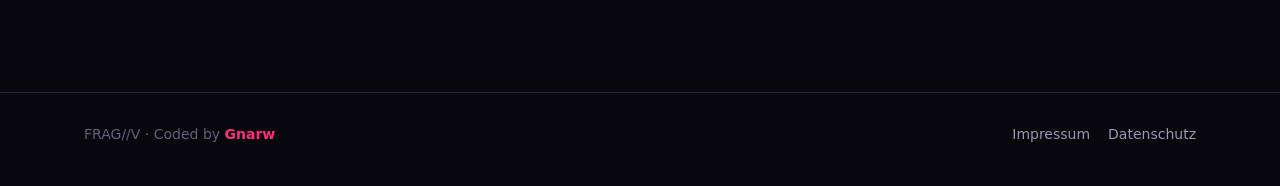
<file: datenschutz.html>
<!doctype html>
<html lang="de">
<head>
<meta charset="utf-8">
<meta name="viewport" content="width=device-width,initial-scale=1">
<title>Datenschutz — FRAG//V</title>
<meta name="robots" content="noindex">
<link rel="icon" type="image/png" href="favicon.png">
<link rel="stylesheet" href="style.css">
</head>
<body>
<div class="bgfx"></div>
<header class="nav"><div class="wrap"><a class="logo" href="./"><img src="img/logo.png" alt="" width="36" height="36"><b>FRAG//V</b></a><span style="margin-left:auto"></span><a class="btn sm" href="./">← Zurück</a></div></header>
<main class="wrap"><article class="legal">
<h1>Datenschutzerklärung</h1>

<h2>1. Verantwortlicher</h2>
<p>Verantwortlich für die Datenverarbeitung auf dieser Website im Sinne der Datenschutz-Grundverordnung (DSGVO) ist:</p>
<p><span class="fill">[Auf Anfrage]</span><br><span class="fill">[Auf Anfrage]</span><br><span class="fill">[Auf Anfrage]</span><br>Deutschland<br>E-Mail: <span class="fill">[kontakt@fragv.com]</span></p>

<h2>2. Überblick</h2>
<p>Diese Website ist ein privates, nicht-kommerzielles Projekt, das die kostenlose Software FRAG//V vorstellt und zum Download anbietet. Wir verarbeiten so wenig personenbezogene Daten wie möglich:</p>
<ul>
  <li>Es werden keine Cookies gesetzt und keine Informationen auf deinem Endgerät gespeichert oder ausgelesen, die für den Betrieb nicht unbedingt erforderlich sind (§ 25 TDDDG).</li>
  <li>Es gibt keine Analyse- oder Tracking-Dienste, keine Werbung, keine Social-Media-Plugins und keine eingebundenen externen Schriftarten.</li>
  <li>Es gibt keine Benutzerkonten, keine Kontaktformulare und keinen Newsletter.</li>
</ul>

<h2>3. Hosting und Server-Logfiles</h2>
<p>Diese Website wird bei Vercel Inc., 440 N Barranca Avenue #4133, Covina, CA 91723, USA („Vercel“) gehostet. Bei jedem Aufruf der Website verarbeitet Vercel automatisch Informationen, die dein Browser übermittelt (Server-Logfiles):</p>
<ul>
  <li>IP-Adresse,</li>
  <li>Datum und Uhrzeit der Anfrage,</li>
  <li>aufgerufene Seite bzw. Datei und übertragene Datenmenge,</li>
  <li>Referrer-URL (die zuvor besuchte Seite),</li>
  <li>Browsertyp und -version, Betriebssystem.</li>
</ul>
<p>Diese Daten sind technisch erforderlich, um die Website auszuliefern sowie ihre Stabilität und Sicherheit zu gewährleisten (z. B. Abwehr von Angriffen). Rechtsgrundlage ist Art. 6 Abs. 1 lit. f DSGVO; unser berechtigtes Interesse liegt im sicheren und fehlerfreien Betrieb der Website. Eine Zusammenführung mit anderen Datenquellen findet nicht statt. Die Logdaten werden von Vercel nach dessen Vorgaben gespeichert und anschließend gelöscht.</p>
<p>Dabei können Daten in die USA übermittelt werden. Vercel ist nach dem EU-US Data Privacy Framework zertifiziert; für die USA besteht insoweit ein Angemessenheitsbeschluss der EU-Kommission (Art. 45 DSGVO). Weitere Informationen: <a href="https://vercel.com/legal/privacy" rel="noopener">vercel.com/legal/privacy</a>.</p>

<h2>4. Verschlüsselung</h2>
<p>Diese Website nutzt aus Sicherheitsgründen eine SSL/TLS-Verschlüsselung (erkennbar an „https://“ und dem Schloss-Symbol in der Adresszeile). Dadurch können übertragene Daten nicht von Dritten mitgelesen werden.</p>

<h2>5. Download der Software über GitHub</h2>
<p>Das Installationsprogramm von FRAG//V wird über GitHub Releases bereitgestellt. Anbieter ist GitHub, Inc., 88 Colin P. Kelly Jr. Street, San Francisco, CA 94107, USA, ein Unternehmen der Microsoft-Gruppe („GitHub“).</p>
<p>Beim bloßen Besuch dieser Website wird keine Verbindung zu GitHub hergestellt. Erst wenn du auf „Download“ klickst, ruft dein Browser die Schnittstelle von GitHub (api.github.com) ab, um die aktuelle Version zu ermitteln, und lädt anschließend die Datei von Servern von GitHub herunter. Dabei erhält GitHub deine IP-Adresse sowie technische Angaben zu Browser und Betriebssystem. Rechtsgrundlage ist Art. 6 Abs. 1 lit. b DSGVO (Bereitstellung des von dir angeforderten Downloads) sowie Art. 6 Abs. 1 lit. f DSGVO (berechtigtes Interesse an einer zuverlässigen und kostenlosen Bereitstellung der Datei).</p>
<p>GitHub ist nach dem EU-US Data Privacy Framework zertifiziert. Weitere Informationen: <a href="https://docs.github.com/de/site-policy/privacy-policies/github-general-privacy-statement" rel="noopener">GitHub-Datenschutzerklärung</a>.</p>

<h2>6. Kontakt per E-Mail</h2>
<p>Wenn du uns per E-Mail kontaktierst, verarbeiten wir deine E-Mail-Adresse, deinen Namen (falls angegeben) und den Inhalt deiner Nachricht, um deine Anfrage zu beantworten. Rechtsgrundlage ist Art. 6 Abs. 1 lit. f DSGVO (berechtigtes Interesse an der Beantwortung von Anfragen) bzw. Art. 6 Abs. 1 lit. b DSGVO, wenn deine Anfrage auf einen Vertrag oder vorvertragliche Maßnahmen gerichtet ist. Die Daten werden gelöscht, sobald die Anfrage abschließend bearbeitet ist und keine gesetzlichen Aufbewahrungspflichten entgegenstehen.</p>

<h2>7. Die Software FRAG//V</h2>
<p>Diese Datenschutzerklärung betrifft die Website. Zur Software FRAG//V selbst: Sie speichert Aufnahmen, Einstellungen und optionale Trainingsdaten ausschließlich lokal auf deinem PC und sendet keine Nutzungs- oder Telemetriedaten an uns. Netzwerkverbindungen entstehen nur, wenn du sie selbst auslöst bzw. einrichtest: beim einmaligen Herunterladen der Sprachdaten für die Texterkennung (Englisch/Deutsch) über das öffentliche Content-Delivery-Network jsDelivr beim ersten Start sowie beim optionalen Teilen von Clips an einen von dir eingerichteten Discord-Webhook (es gelten dann die Datenschutzbestimmungen von Discord).</p>

<h2>8. Deine Rechte</h2>
<p>Du hast gegenüber uns folgende Rechte hinsichtlich der dich betreffenden personenbezogenen Daten:</p>
<ul>
  <li>Recht auf Auskunft (Art. 15 DSGVO),</li>
  <li>Recht auf Berichtigung (Art. 16 DSGVO),</li>
  <li>Recht auf Löschung (Art. 17 DSGVO),</li>
  <li>Recht auf Einschränkung der Verarbeitung (Art. 18 DSGVO),</li>
  <li>Recht auf Datenübertragbarkeit (Art. 20 DSGVO).</li>
</ul>
<p><b>Widerspruchsrecht (Art. 21 DSGVO):</b> Soweit wir Daten auf Grundlage von Art. 6 Abs. 1 lit. f DSGVO verarbeiten, kannst du aus Gründen, die sich aus deiner besonderen Situation ergeben, jederzeit Widerspruch gegen diese Verarbeitung einlegen.</p>
<p>Zur Ausübung deiner Rechte genügt eine E-Mail an die oben genannte Adresse.</p>
<p>Außerdem hast du das Recht, dich bei einer Datenschutz-Aufsichtsbehörde zu beschweren (Art. 77 DSGVO), insbesondere in dem Mitgliedstaat deines Aufenthaltsorts, deines Arbeitsplatzes oder des Orts des mutmaßlichen Verstoßes. Für uns zuständig ist: <span class="fill">[Landesbeauftragte für Datenschutz und Informationsfreiheit Nordrhein-Westfalen]</span>.</p>

<h2>9. Automatisierte Entscheidungen</h2>
<p>Eine automatisierte Entscheidungsfindung einschließlich Profiling (Art. 22 DSGVO) findet nicht statt.</p>

<h2>10. Änderungen</h2>
<p>Wir passen diese Datenschutzerklärung an, wenn sich die Website oder die eingesetzten Dienste ändern. Es gilt die jeweils hier veröffentlichte Fassung.</p>
<p>Stand: Oktober 2026</p>
</article></main>
<footer><div class="wrap"><span>FRAG//V · Coded by <span class="gn">Gnarw</span></span><span class="sp"></span><a href="impressum.html">Impressum</a><a href="datenschutz.html">Datenschutz</a></div></footer>
</body>
</html>
</file>
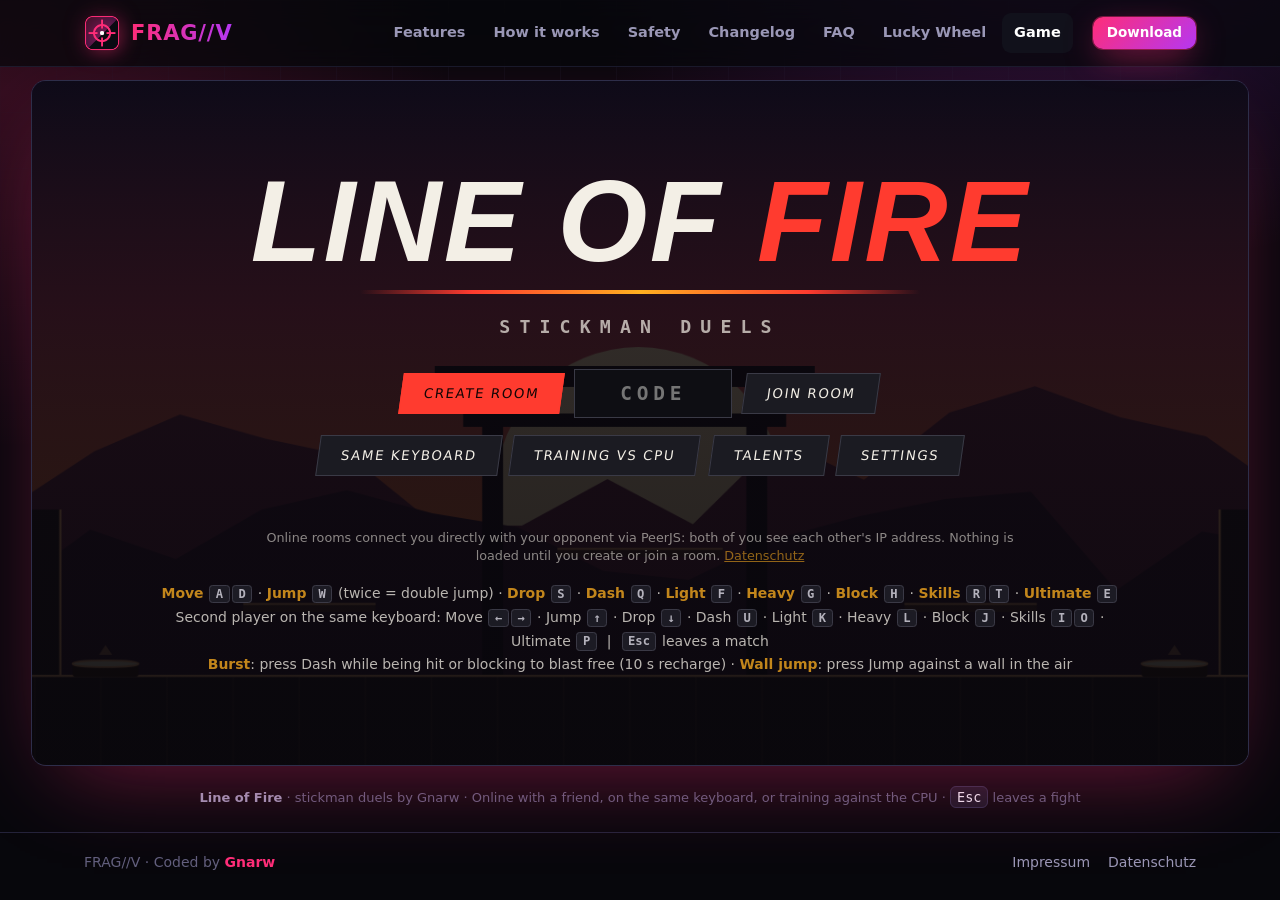
<file: game.html>
<!doctype html>
<html lang="en">
<head>
<meta charset="utf-8">
<meta name="viewport" content="width=device-width,initial-scale=1">
<title>Line of Fire — FRAG//V</title>
<meta name="description" content="Line of Fire: free stickman duels in your browser. Play against a friend online, on the same keyboard, or train against the CPU.">
<meta name="theme-color" content="#07070c">
<link rel="icon" type="image/png" href="favicon.png">
<link rel="stylesheet" href="style.css">
<style>

#lof{position:relative;width:min(100vw,calc(100vh*16/9));aspect-ratio:16/9;container-type:inline-size;
  font-family:"Segoe UI",system-ui,-apple-system,Roboto,Helvetica,Arial,sans-serif;color:#f3efe6;user-select:none;overflow:hidden;background:#000}
#lof *{box-sizing:border-box}
#lof canvas{position:absolute;inset:0;width:100%;height:100%;display:block}
#lof .ov{position:absolute;inset:0;display:flex;flex-direction:column;align-items:center;justify-content:center;
  background:linear-gradient(180deg,rgba(6,6,10,.78),rgba(6,6,10,.9));padding:2.5cqw;gap:1.4cqw}
#lof .hid{display:none!important}
#lof h1{font:900 italic 9.5cqw/0.9 Impact,"Arial Narrow Bold","Haettenschweiler",sans-serif;margin:0;letter-spacing:.02em;text-transform:uppercase}
#lof h1 span{color:#ff3b2f}
#lof .rule{width:46cqw;height:.35cqw;background:linear-gradient(90deg,transparent,#ff3b2f 20%,#ffb020 50%,#ff3b2f 80%,transparent)}
#lof .tag{font-size:1.5cqw;letter-spacing:.5em;text-transform:uppercase;opacity:.7;margin-bottom:1cqw}
#lof h2{font:900 italic 3.4cqw/1 Impact,"Arial Narrow Bold",sans-serif;margin:0;text-transform:uppercase;letter-spacing:.04em}
#lof button{font:700 1.45cqw/1 inherit;font-family:inherit;color:#f3efe6;background:#1b1b22;border:.15cqw solid #3a3a46;
  padding:1cqw 1.8cqw;cursor:pointer;text-transform:uppercase;letter-spacing:.12em;transform:skewX(-8deg);transition:background .12s,border-color .12s}
#lof button:hover:not(:disabled){background:#2a2a35;border-color:#ff3b2f}
#lof button:focus-visible,#lof input:focus-visible{outline:.2cqw solid #ffb020;outline-offset:.2cqw}
#lof button.pri{background:#ff3b2f;border-color:#ff3b2f;color:#120505}
#lof button.pri:hover:not(:disabled){background:#ff5a4f}
#lof button:disabled{opacity:.4;cursor:default}
#lof .row{display:flex;gap:1cqw;align-items:center;justify-content:center;flex-wrap:wrap}
#lof input{font:700 1.6cqw/1 ui-monospace,Consolas,monospace;background:#0e0e13;color:#f3efe6;border:.15cqw solid #3a3a46;
  padding:.95cqw 1cqw;width:13cqw;text-transform:uppercase;letter-spacing:.25em;text-align:center}
#lof .keys{font-size:1.15cqw;opacity:.75;line-height:1.7;text-align:center;max-width:80cqw}
#lof .keys b{color:#ffb020;font-weight:700}
#lof kbd{font:700 1cqw ui-monospace,Consolas,monospace;background:#22222b;border:.1cqw solid #4a4a58;border-radius:.3cqw;padding:.1cqw .45cqw;margin:0 .1cqw}
#lof #lobby{display:block;padding:0;background:linear-gradient(90deg,rgba(6,6,10,.9) 0%,rgba(6,6,10,.55) 38%,rgba(6,6,10,.05) 70%),linear-gradient(0deg,rgba(6,6,10,.92) 0%,rgba(6,6,10,0) 42%)}
#lof .selTop{position:absolute;left:2.5cqw;top:2cqw;display:flex;flex-direction:column;align-items:flex-start;gap:.8cqw}
#lof .selTop .row{justify-content:flex-start}
#lof .selInfo{position:absolute;left:2.5cqw;top:9cqw;width:30cqw;font-size:1.05cqw;line-height:1.4}
#lof .selInfo .big{font:900 italic 5.4cqw/.9 Impact,"Arial Narrow Bold",sans-serif;color:var(--c);letter-spacing:.03em}
#lof .selInfo .sub{font-size:1.2cqw;letter-spacing:.22em;text-transform:uppercase;opacity:.8;margin:.5cqw 0 1cqw}
#lof .selInfo p{margin:.4cqw 0}
#lof .selInfo b{color:var(--c)}
#lof .stat{display:flex;align-items:center;gap:1cqw;font-size:1cqw;text-transform:uppercase;letter-spacing:.15em;margin:.3cqw 0}
#lof .stat span{width:6.5cqw;opacity:.75}
#lof .stat div{flex:1;height:.7cqw;background:rgba(255,255,255,.12);transform:skewX(-20deg)}
#lof .stat i{display:block;height:100%;background:var(--c)}
#lof .selBottom{position:absolute;left:0;right:0;bottom:1.2cqw;display:flex;flex-direction:column;align-items:center;gap:.9cqw}
#lof .chips{display:flex;gap:.5cqw;flex-wrap:wrap}
#lof .chip{font-weight:700;font-size:1cqw;line-height:1;padding:.55cqw .8cqw;background:rgba(21,21,27,.9);border-left:.4cqw solid var(--c);letter-spacing:.08em;text-transform:uppercase}
#lof .chip.off{opacity:.35}
#lof .chip.me{background:#33333f}
#lof .maps{display:grid;grid-template-columns:repeat(5,17.6cqw);gap:.8cqw}
#lof .mcard{all:unset;box-sizing:border-box;cursor:pointer;position:relative;background:rgba(21,21,27,.93);border-top:.45cqw solid var(--c);padding:.8cqw 1cqw;height:9.4cqw;display:flex;flex-direction:column;gap:.35cqw}
#lof .mcard b{font:900 italic 1.6cqw/1.1 Impact,"Arial Narrow Bold",sans-serif;letter-spacing:.05em;text-transform:uppercase}
#lof .mcard small{font-size:.9cqw;line-height:1.3;opacity:.75}
#lof .mcard em{position:absolute;right:.8cqw;top:.5cqw;color:#ffd23e;font-style:normal;font-size:1.2cqw;letter-spacing:.15em}
#lof .mcard:hover{background:#22222b}
#lof .mcard.sel{background:#2a2a35;outline:.25cqw solid var(--c)}
#lof .mcard:focus-visible{outline:.2cqw solid #ffb020;outline-offset:.2cqw}
#lof .selTop .row{flex-wrap:wrap;max-width:95cqw}
#lof .tiles{display:grid;grid-template-columns:repeat(14,4.7cqw);gap:.4cqw}
#lof .tile{all:unset;box-sizing:border-box;cursor:pointer;position:relative;width:4.7cqw;height:4.7cqw;background:#15151b center/cover;border:.2cqw solid #33333f;border-bottom:.45cqw solid var(--c);transition:transform .12s,border-color .12s;overflow:hidden}
#lof .tile span{position:absolute;left:0;right:0;bottom:0;background:rgba(6,6,10,.78);font:900 italic .74cqw/1.5 Impact,"Arial Narrow Bold",sans-serif;letter-spacing:.06em;text-align:center;text-transform:uppercase}
#lof .tile em{position:absolute;inset:0 0 1.4cqw;display:flex;align-items:center;justify-content:center;font:900 3.6cqw Impact,sans-serif;font-style:normal}
#lof .tile:hover:not(:disabled){transform:translateY(-.4cqw);background-color:#15151b;background-size:cover;background-position:center;border-color:var(--c)}
#lof .tile.sel:hover:not(:disabled){transform:translateY(-.8cqw) scale(1.08)}
#lof .tile.sel{border-color:var(--c);transform:translateY(-.8cqw) scale(1.08);box-shadow:0 0 1.6cqw var(--c);z-index:1}
#lof .tile:disabled{opacity:.45;cursor:default}
#lof .tile:focus-visible{outline:.2cqw solid #ffb020;outline-offset:.2cqw}
#lof .arena{display:flex;align-items:center;gap:.6cqw;background:rgba(14,14,19,.85);padding:.3cqw .9cqw;justify-content:space-between}
#lof .arena button{padding:.6cqw 1.1cqw;font-size:1.4cqw;line-height:1}
#lof .arena span{display:flex;flex-direction:column;align-items:center;flex:1}
#lof .arena b{font:900 italic 1.6cqw/1.2 Impact,"Arial Narrow Bold",sans-serif;letter-spacing:.05em;text-transform:uppercase}
#lof .arena small{font-size:.95cqw;opacity:.7}
#lof .cols{display:grid;grid-template-columns:1fr 1fr 1fr;gap:1.6cqw;width:100%;flex:1;min-height:0}
#lof .col{display:flex;flex-direction:column;gap:.6cqw;min-height:0}
#lof .col h3{margin:0 0 .3cqw;font:700 1.3cqw/1 inherit;letter-spacing:.3em;text-transform:uppercase;opacity:.7}
#lof .card{all:unset;box-sizing:border-box;cursor:pointer;display:flex;justify-content:space-between;align-items:baseline;gap:1cqw;
  padding:.75cqw 1cqw;background:#15151b;border-left:.45cqw solid var(--c,#555);font-size:1.25cqw;transform:none;letter-spacing:0;text-transform:none}
#lof .card b{font:900 italic 1.9cqw/1 Impact,"Arial Narrow Bold",sans-serif;letter-spacing:.05em}
#lof .card small{opacity:.65;font-size:1.05cqw}
#lof .card.sel{background:var(--c,#555);color:#0b0b0e}
#lof .card.sel small{opacity:.8}
#lof .card.lock{cursor:default}
#lof .card:not(.lock):not(.sel):hover{background:#22222b}
#lof .cgrid{display:grid;grid-template-columns:1fr 1fr;gap:.45cqw}
#lof .cgrid .card{padding:.5cqw .7cqw;gap:.5cqw}
#lof .cgrid .card b{font-size:1.5cqw}
#lof .cgrid .card small{font-size:.85cqw;text-align:right}
#lof .info{font-size:1.08cqw;line-height:1.55;background:#0f0f14;padding:.8cqw 1cqw;opacity:.92;flex:1;min-height:0;overflow:auto}
#lof .info i{color:var(--c);font-style:normal;font-weight:700}
#lof .link{font:600 1.15cqw ui-monospace,Consolas,monospace;background:#0e0e13;border:.12cqw dashed #4a4a58;padding:.6cqw 1cqw;max-width:52cqw;overflow:hidden;text-overflow:ellipsis;white-space:nowrap;user-select:all}
#lof .status{font-size:1.25cqw;min-height:1.6cqw;color:#ffb020}
#lof .sgrid{display:grid;grid-template-columns:1fr 1fr;gap:3cqw;width:78cqw}
#lof .spanel h3{margin:0 0 .6cqw;font:700 1.2cqw/1 inherit;letter-spacing:.25em;text-transform:uppercase;opacity:.7}
#lof .srow{display:flex;justify-content:space-between;align-items:center;font-size:1.25cqw;padding:.22cqw 0;border-bottom:.08cqw solid #24242d}
#lof .kbtn{transform:none;min-width:11cqw;padding:.5cqw .8cqw;font:700 1.15cqw ui-monospace,Consolas,monospace;letter-spacing:.05em;text-transform:none}
#lof .kbtn.on{background:#ffb020;border-color:#ffb020;color:#120505}
#lof .vol{font-size:1.25cqw;display:flex;align-items:center;gap:.8cqw;text-transform:uppercase;letter-spacing:.12em}
#lof input[type=range]{width:11cqw;padding:0;border:0;background:none;accent-color:#ff3b2f;letter-spacing:0}
#lof #talents{justify-content:flex-start;gap:1cqw;padding:2cqw 2.5cqw}
#lof .tlTop{display:flex;align-items:baseline;gap:2cqw;width:100%}
#lof .tlBody{display:flex;gap:2cqw;width:100%;flex:1;min-height:0}
#lof .tlList{display:grid;grid-template-columns:repeat(4,4.5cqw);gap:.4cqw;align-content:start}
#lof .tlList .tile{width:4.5cqw;height:4.5cqw}
#lof .tlList .tile.sel{transform:scale(1.06)}
#lof .tile u{position:absolute;top:0;left:0;background:rgba(6,6,10,.8);font:700 .85cqw/1.5 inherit;padding:0 .4cqw;text-decoration:none}
#lof .tile s{position:absolute;top:.3cqw;right:.3cqw;width:.8cqw;height:.8cqw;border-radius:50%;background:#ffd23e;box-shadow:0 0 .6cqw #ffd23e}
#lof .tlMain{flex:1;display:flex;flex-direction:column;gap:1cqw;min-width:0}
#lof .tlHead{display:flex;align-items:center;gap:1.6cqw}
#lof .tlHead .big{font:900 italic 4cqw/.9 Impact,"Arial Narrow Bold",sans-serif;color:var(--c)}
#lof .tlHead .lv{font-size:1.2cqw;letter-spacing:.12em;text-transform:uppercase;white-space:nowrap}
#lof .tlHead .pts{font:900 italic 1.8cqw Impact,"Arial Narrow Bold",sans-serif;color:#ffd23e;white-space:nowrap}
#lof .xp{flex:1;height:1cqw;background:rgba(255,255,255,.12);transform:skewX(-20deg)}
#lof .xp i{display:block;height:100%;background:var(--c)}
#lof .tree{display:grid;grid-template-columns:repeat(3,1fr);gap:1.5cqw;flex:1;min-height:0}
#lof .branch{display:flex;flex-direction:column;gap:.7cqw;border-top:.3cqw solid var(--b);padding-top:.7cqw}
#lof .branch h3{margin:0;font:900 italic 1.7cqw/1 Impact,"Arial Narrow Bold",sans-serif;letter-spacing:.06em;text-transform:uppercase;color:var(--b)}
#lof .branch h3 small{font:400 .95cqw inherit;font-family:inherit;color:#f3efe6;opacity:.6;letter-spacing:.1em;margin-left:.6cqw}
#lof .tnode{all:unset;box-sizing:border-box;cursor:pointer;display:block;background:#15151b;border-left:.45cqw solid var(--b);padding:.6cqw .9cqw;font-size:1cqw;line-height:1.4;flex:1}
#lof .tnode b{font:900 italic 1.45cqw/1.2 Impact,"Arial Narrow Bold",sans-serif;letter-spacing:.04em}
#lof .tnode em{float:right;font-style:normal;font-weight:700;color:var(--b)}
#lof .tnode i{opacity:.8;color:#ffb020;font-style:normal}
#lof .tnode:hover:not(:disabled){background:#22222b}
#lof .tnode:disabled{cursor:default}
#lof .tnode.locked{opacity:.4}
#lof .tnode.max{background:color-mix(in srgb,var(--b) 22%,#15151b)}
#lof .tnode:focus-visible{outline:.2cqw solid #ffb020;outline-offset:.2cqw}
#toast{position:absolute;left:50%;bottom:4%;transform:translateX(-50%);background:#ff3b2f;color:#120505;font-weight:700;font-size:1.3cqw;padding:.7cqw 1.4cqw;opacity:0;transition:opacity .25s;pointer-events:none}
#toast.on{opacity:1}
@media (prefers-reduced-motion:reduce){#lof button{transition:none}}
#lof .pnote{font-size:1.05cqw;opacity:.55;max-width:62cqw;text-align:center;line-height:1.4}
#lof .pnote a{color:#ffb020}

/* ---- FRAG//V page layout around the game ---- */
.nav nav a.on{color:#fff;background:var(--panel)}
.gstage{display:flex;flex-direction:column;align-items:center;gap:10px;padding:14px 16px 10px}
.gstage #lof{width:min(100%,calc((100vh - 66px - 150px) * 16 / 9),1600px);min-width:min(100%,640px);border-radius:14px;
  box-shadow:0 0 0 1px var(--line2),0 30px 90px -30px color-mix(in srgb,var(--acc) 45%,transparent)}
.ginfo{color:var(--dim);font-size:13px;text-align:center;max-width:900px}
.ginfo b{color:var(--muted)}
.mobile-note{display:none;margin:4px 16px 0;padding:12px 14px;border-radius:12px;border:1px dashed #ffb020;color:#ffcf73;
  background:color-mix(in srgb,#ffb020 8%,transparent);font-size:14px;text-align:center}
@media (pointer:coarse) and (not (pointer:fine)){.mobile-note{display:block}}
footer{padding:18px 0 26px}
</style>
</head>
<body>
<div class="bgfx"></div>
<header class="nav">
  <div class="wrap">
    <a class="logo" href="./"><img src="img/logo.png" alt="" width="36" height="36"><b>FRAG//V</b></a>
    <nav>
      <a href="./#features">Features</a>
      <a href="./#how">How it works</a>
      <a href="./#safety">Safety</a>
      <a href="./#changelog">Changelog</a>
      <a href="./#faq">FAQ</a>
      <a href="wheel">Lucky Wheel</a>
      <a href="game" class="on" aria-current="page">Game</a>
    </nav>
    <a class="btn sm primary" href="#" data-dl>Download</a>
  </div>
</header>
<div class="mobile-note">Line of Fire is played with a keyboard. Open <b>fragv.com/game</b> on your PC to play.</div>
<main class="gstage">
<div id="lof">
  <canvas id="cv" width="1280" height="720"></canvas>

  <div id="menu" class="ov">
    <h1>Line of <span>Fire</span></h1>
    <div class="rule"></div>
    <div class="tag">Stickman duels</div>
    <div class="row">
      <button class="pri" id="bHost">Create room</button>
      <input id="code" maxlength="5" placeholder="CODE" aria-label="Room code">
      <button id="bJoin">Join room</button>
    </div>
    <div class="row">
      <button id="bLocal">Same keyboard</button>
      <button id="bCpu">Training vs CPU</button>
      <button id="bTal">Talents</button>
      <button id="bSet">Settings</button>
    </div>
    <div class="status" id="mStatus"></div>
    <div class="pnote">Online rooms connect you directly with your opponent via PeerJS: both of you see each other's IP address. Nothing is loaded until you create or join a room. <a href="datenschutz.html" target="_top">Datenschutz</a></div>
    <div class="keys" id="mKeys"></div>
  </div>

  <div id="lobby" class="ov hid">
    <div class="selTop"><h2 id="lTitle">Choose your fighter</h2><div class="row" id="lRoom"></div></div>
    <div class="selInfo" id="lInfo"></div>
    <div class="selBottom">
      <div class="tiles" id="lTiles"></div>
      <div class="row">
        <button id="bBack">Leave</button>
        <div class="arena hid" id="lArena"></div>
        <button class="pri" id="bStart">Fight</button>
      </div>
      <div class="status" id="lStatus"></div>
    </div>
  </div>

  <div id="end" class="ov hid">
    <h2 id="eTitle"></h2>
    <div class="rule"></div>
    <div class="row">
      <button class="pri" id="bRe">Rematch</button>
      <button id="bPick">Change fighters</button>
      <button id="bQuit">Main menu</button>
    </div>
    <div class="status" id="eStatus"></div>
  </div>
  <div id="settings" class="ov hid">
    <h2>Settings</h2>
    <div class="sgrid" id="sGrid"></div>
    <div class="row">
      <label class="vol">Volume <input type="range" id="vol" min="0" max="100" step="1"></label>
      <label class="vol">Ambience <input type="range" id="amb" min="0" max="100" step="1"></label>
      <button id="bReset">Reset keys</button>
      <button class="pri" id="bDone">Done</button>
    </div>
    <div class="status" id="sStatus"></div>
  </div>
  <div id="talents" class="ov hid">
    <div class="tlTop"><h2>Fighters &amp; talents</h2><span class="status">Play a fighter to earn XP. Every level gives one talent point for that fighter.</span></div>
    <div class="tlBody"><div class="tlList" id="tList"></div><div class="tlMain" id="tMain"></div></div>
    <div class="row"><button id="bTReset">Reset this fighter's talents</button><button class="pri" id="bTDone">Done</button></div>
  </div>
  <div id="toast"></div>
</div>

  <p class="ginfo"><b>Line of Fire</b> · stickman duels by Gnarw · Online with a friend, on the same keyboard, or training against the CPU · <kbd>Esc</kbd> leaves a fight</p>
</main>
<footer>
  <div class="wrap">
    <span>FRAG//V · Coded by <span class="gn">Gnarw</span></span>
    <span class="sp"></span>
    <a href="impressum.html">Impressum</a>
    <a href="datenschutz.html">Datenschutz</a>
  </div>
</footer>
<script src="config.js"></script>
<script>
(function () {
  const cfg = window.FRAGV_CONFIG || {}; const page = `https://github.com/${cfg.GITHUB_OWNER}/${cfg.GITHUB_REPO}/releases/latest`;
  document.querySelectorAll('[data-dl]').forEach((a) => {
    a.href = page;
    a.addEventListener('click', async (e) => {
      e.preventDefault();
      try {
        const r = await fetch(`https://api.github.com/repos/${cfg.GITHUB_OWNER}/${cfg.GITHUB_REPO}/releases/latest`, { headers: { Accept: 'application/vnd.github+json' } });
        const exe = r.ok && ((await r.json()).assets || []).find((x) => /\.exe$/i.test(x.name));
        location.href = exe ? exe.browser_download_url : page;
      } catch (_) { location.href = page; }
    });
  });
})();
</script>
<script>
(()=>{'use strict';
/* ============================================================
   LINE OF FIRE — single-file stickman fighting game
   Sections: constants · roster · arenas · simulation · AI ·
             rendering · input · networking · UI
   ============================================================ */
const W=1280,H=720,WW=2200,GY=600,STEP=1000/60;
const L=1,R=2,UP=4,DOWN=8,LIGHT=16,HEAVY=32,BLOCK=64,S1=128,S2=256,ULT=512,DASH=1024;
const ACT=LIGHT|HEAVY|S1|S2|ULT|DASH;
const clamp=(v,a,b)=>v<a?a:v>b?b:v, sgn=v=>v<0?-1:v>0?1:0;
const $=id=>document.getElementById(id);

/* ---------------- ROSTER ---------------- */
// All timings are frames at 60 fps. hits: f=frame, w=window, r=reach, kb/ky=knockback, stun=frames.
const CHARS=[
{name:'KAEL',title:'The Ronin',weapon:'katana',wname:'Katana',color:'#ff4b3e',hp:100,speed:5.2,jump:15.5,lw:6,
 blurb:'Balanced swordsman. Three-hit combo, strong all-round.',
 s1:{name:'Dash Slash',cd:240,d:'Cuts straight through the enemy.'},
 s2:{name:'Crescent Wave',cd:300,d:'Flying sword wave.'},
 ult:{name:'Thousand Cuts',d:'Lunge that locks the enemy in a flurry.'},
 moves:{
  l0:{dur:20,pose:'slash',lunge:[3,5],hits:[{f:6,r:105,dmg:5,kb:3,stun:16}],next:'l1'},
  l1:{dur:22,pose:'slash2',lunge:[3,5],hits:[{f:6,r:105,dmg:5,kb:3,stun:16}],next:'l2'},
  l2:{dur:30,pose:'thrust',lunge:[5,8],hits:[{f:9,r:120,dmg:8,kb:11,ky:-5,stun:24}]},
  heavy:{dur:42,pose:'smash',lunge:[12,6],hits:[{f:16,w:4,r:120,dmg:14,kb:12,ky:-7,stun:28}]},
  s1:{dur:34,pose:'thrust',dash:[8,15,26],hits:[{f:8,w:8,r:90,dmg:12,kb:6,ky:-6,stun:26}]},
  s2:{dur:36,pose:'slash',proj:[{f:12,k:'wave',v:14,dmg:10,kb:8,stun:22,r:26,l:70}]},
  ult:{dur:84,pose:'slash',grab:1,dash:[4,10,22],hits:[{f:5,w:8,r:110,dmg:4,kb:.5,stun:20},{f:18,r:120,dmg:4,kb:.5,stun:20},{f:26,r:120,dmg:4,kb:.5,stun:20},{f:34,r:120,dmg:4,kb:.5,stun:20},{f:42,r:120,dmg:4,kb:.5,stun:20},{f:50,r:120,dmg:4,kb:.5,stun:22},{f:66,w:4,r:130,dmg:14,kb:17,ky:-9,stun:40}]}
 }},
{name:'BRAKKA',title:'The Juggernaut',weapon:'hammer',wname:'War hammer',color:'#ffb020',hp:125,speed:4,jump:14,lw:8,
 blurb:'Slow, huge damage. Heavy attacks cannot be interrupted.',
 s1:{name:'Quake',cd:300,d:'Slam that sends a shockwave along the ground.'},
 s2:{name:'Bull Rush',cd:360,d:'Armoured charge across the arena.'},
 ult:{name:'Meteor Fall',d:'Leaps onto the enemy and craters the floor.'},
 moves:{
  l0:{dur:28,pose:'slash',lunge:[6,4],hits:[{f:10,r:115,dmg:8,kb:6,stun:20}],next:'l1'},
  l1:{dur:36,pose:'slash2',lunge:[8,5],hits:[{f:12,r:120,dmg:10,kb:12,ky:-8,stun:26}]},
  heavy:{dur:56,pose:'smash',armor:1,hits:[{f:24,w:4,r:130,dmg:20,kb:16,ky:-9,stun:34}]},
  s1:{dur:50,pose:'smash',hits:[{f:20,r:120,dmg:10,kb:8,ky:-10,stun:28}],proj:[{f:20,k:'shock',v:11,dmg:9,kb:4,ky:-11,stun:26,r:30,l:48,y:14}]},
  s2:{dur:44,pose:'rush',armor:1,dash:[8,28,12],hits:[{f:8,w:20,r:75,dmg:13,kb:15,ky:-6,stun:30}]},
  ult:{dur:95,pose:'smash',armor:1,leap:12,hits:[{f:70,w:4,r:210,both:1,h:150,dmg:30,kb:17,ky:-13,stun:44}]}
 }},
{name:'VEX',title:'The Shadow',weapon:'daggers',wname:'Twin daggers',color:'#b46bff',hp:88,speed:6.4,jump:16.5,lw:5,
 blurb:'Fastest fighter, lowest health. Four-hit combo and teleports.',
 s1:{name:'Shadow Blink',cd:270,d:'Teleports behind the enemy and stabs.'},
 s2:{name:'Knife Fan',cd:240,d:'Throws three knives in a spread.'},
 ult:{name:'Nightfall',d:'Strikes from both sides at once — from anywhere.'},
 moves:{
  l0:{dur:14,pose:'slash',lunge:[2,5],hits:[{f:4,r:80,dmg:3,kb:2,stun:14}],next:'l1'},
  l1:{dur:14,pose:'slash2',lunge:[2,5],hits:[{f:4,r:80,dmg:3,kb:2,stun:14}],next:'l2'},
  l2:{dur:14,pose:'slash',lunge:[2,5],hits:[{f:4,r:80,dmg:4,kb:2,stun:14}],next:'l3'},
  l3:{dur:22,pose:'thrust',lunge:[2,7],hits:[{f:5,r:85,dmg:6,kb:9,ky:-4,stun:22}]},
  heavy:{dur:32,pose:'thrust',lunge:[6,13],hits:[{f:10,w:5,r:95,dmg:11,kb:10,ky:-5,stun:24}]},
  s1:{dur:28,pose:'slash',tp:[6],hits:[{f:11,r:100,dmg:9,kb:8,stun:24}]},
  s2:{dur:28,pose:'slash2',proj:[{f:8,k:'knife',v:17,vy:-2.2,dmg:5,kb:3,stun:14,r:12,l:50},{f:8,k:'knife',v:17,vy:0,dmg:5,kb:3,stun:14,r:12,l:50},{f:8,k:'knife',v:17,vy:2.2,dmg:5,kb:3,stun:14,r:12,l:50}]},
  ult:{dur:80,pose:'slash',tp:[4,16,28,40,54],hits:[{f:8,r:110,dmg:6,kb:.5,stun:18},{f:20,r:110,dmg:6,kb:.5,stun:18},{f:32,r:110,dmg:6,kb:.5,stun:18},{f:44,r:110,dmg:6,kb:.5,stun:20},{f:60,w:4,r:115,dmg:14,kb:16,ky:-8,stun:40}]}
 }},
{name:'LYRA',title:'The Stormcaller',weapon:'staff',wname:'Storm staff',color:'#3ec9ff',hp:95,speed:4.9,jump:15.5,lw:5.5,
 blurb:'Longest reach. Controls space with lightning and orbs.',
 s1:{name:'Skybolt',cd:300,d:'Lightning strikes where the enemy stands.'},
 s2:{name:'Storm Orb',cd:300,d:'Slow orb that drifts toward the enemy.'},
 ult:{name:'Tempest',d:'Five bolts hunt the enemy across the arena.'},
 moves:{
  l0:{dur:20,pose:'thrust',hits:[{f:6,r:125,dmg:4,kb:4,stun:16}],next:'l1'},
  l1:{dur:22,pose:'slash2',hits:[{f:7,r:125,dmg:4,kb:4,stun:16}],next:'l2'},
  l2:{dur:30,pose:'slash',hits:[{f:9,r:130,dmg:7,kb:12,stun:22}]},
  heavy:{dur:40,pose:'slash2',hits:[{f:15,w:4,r:135,dmg:12,kb:6,ky:-13,stun:30}]},
  s1:{dur:34,pose:'cast',proj:[{f:12,k:'bolt',dmg:13,kb:6,ky:-6,stun:28,r:55,dl:28}]},
  s2:{dur:34,pose:'thrust',proj:[{f:12,k:'orb',v:6.5,dmg:9,kb:9,stun:24,r:24,l:170}]},
  ult:{dur:96,pose:'cast',proj:[14,30,46,62,78].map(f=>({f,k:'bolt',dmg:9,kb:5,ky:-5,stun:24,r:60,dl:20}))}
 }},
{name:'RIVEN',title:'The Gunslinger',weapon:'pistols',wname:'Twin pistols',color:'#a8e04a',hp:92,speed:5.4,jump:15.5,lw:5,ranged:1,
 blurb:'Heavy attack is a pistol shot. Deadly at range, weak up close.',
 s1:{name:'Ricochet Shot',cd:270,d:'Bullet that bounces off the arena walls.'},
 s2:{name:'Backflip Shot',cd:300,d:'Flips away from danger while firing twice.'},
 ult:{name:'Bullet Storm',d:'Eight-shot barrage across the whole arena.'},
 moves:{
  l0:{dur:16,pose:'thrust',lunge:[2,4],hits:[{f:5,r:70,dmg:3,kb:3,stun:14}],next:'l1'},
  l1:{dur:24,pose:'kick',hits:[{f:7,r:80,dmg:5,kb:12,ky:-4,stun:20}]},
  heavy:{dur:30,pose:'shoot',proj:[{f:9,k:'bullet',v:26,dmg:8,kb:4,stun:18,r:8,l:36}]},
  s1:{dur:32,pose:'shoot',proj:[{f:10,k:'bullet',v:24,dmg:10,kb:6,stun:22,r:8,l:60,bn:3}]},
  s2:{dur:40,pose:'shoot',inv:10,hop:[2,-11],lunge:[2,-13],proj:[{f:10,k:'bullet',v:24,vy:2,dmg:5,kb:3,stun:16,r:8,l:40},{f:18,k:'bullet',v:24,vy:3,dmg:5,kb:3,stun:16,r:8,l:40}]},
  ult:{dur:78,pose:'shoot',proj:[10,17,24,31,38,45,52,59].map((f,i)=>({f,k:'bullet',v:27,vy:(i%3-1)*1.2,dmg:5,kb:3,stun:16,r:8,l:70,bn:1}))}
 }},
{name:'MAKO',title:'The Brawler',weapon:'fists',wname:'Fists',color:'#ffd23e',hp:110,speed:5.8,jump:16,lw:6.5,
 blurb:'Five-hit combo, the fastest hands in the game, the shortest reach.',
 s1:{name:'Rising Uppercut',cd:270,d:'Invulnerable launcher that sends the enemy skyward.'},
 s2:{name:'Counter Stance',cd:300,d:'If hit while bracing, takes no damage and strikes back.'},
 ult:{name:'Hundred Fists',d:'Rush that pins the enemy in a flurry, then launches them.'},
 moves:{
  l0:{dur:13,pose:'thrust',lunge:[2,5],hits:[{f:4,r:74,dmg:3,kb:2,stun:14}],next:'l1'},
  l1:{dur:13,pose:'cross',lunge:[2,5],hits:[{f:4,r:74,dmg:3,kb:2,stun:14}],next:'l2'},
  l2:{dur:13,pose:'thrust',lunge:[2,5],hits:[{f:4,r:74,dmg:3,kb:2,stun:14}],next:'l3'},
  l3:{dur:13,pose:'cross',lunge:[2,5],hits:[{f:4,r:74,dmg:4,kb:2,stun:14}],next:'l4'},
  l4:{dur:24,pose:'slash2',lunge:[2,6],hits:[{f:6,r:78,dmg:7,kb:10,ky:-8,stun:24}]},
  heavy:{dur:34,pose:'cross',lunge:[8,11],hits:[{f:12,w:4,r:84,dmg:13,kb:13,ky:-4,stun:26}]},
  s1:{dur:40,pose:'slash2',inv:8,hop:[6,-14],lunge:[5,5],hits:[{f:6,w:6,r:82,h:130,dmg:11,kb:3,ky:-16,stun:34}]},
  s2:{dur:38,pose:'guard',counter:[2,28]},
  ctr:{dur:30,pose:'cross',lunge:[1,9],hits:[{f:5,w:5,r:95,dmg:15,kb:15,ky:-6,stun:32}]},
  ult:{dur:80,pose:'thrust',grab:1,dash:[4,11,22],hits:[{f:5,w:8,r:90,dmg:3,kb:.5,stun:18},...[14,19,24,29,34,39,44,49].map(f=>({f,r:100,dmg:3,kb:.5,stun:18})),{f:62,w:4,r:110,dmg:14,kb:24,ky:-7,stun:44}]}
 }},
{name:'THORNE',title:'The Reaper',weapon:'scythe',wname:'Scythe',color:'#3fd6a3',hp:108,speed:4.5,jump:15,lw:6,
 blurb:'Huge sweeping reach, slow recovery. Heals by reaping.',
 s1:{name:'Soul Hook',cd:300,d:'Throws a hook that drags the enemy in.'},
 s2:{name:'Reap',cd:330,d:'Spin that hits both sides and heals for the damage dealt.'},
 ult:{name:'Harvest',d:'Arena-wide slash. Hits far harder below 35% health.'},
 moves:{
  l0:{dur:28,pose:'slash',lunge:[5,4],hits:[{f:10,r:130,dmg:7,kb:5,stun:20}],next:'l1'},
  l1:{dur:36,pose:'slash2',lunge:[6,5],hits:[{f:12,r:135,dmg:9,kb:11,ky:-6,stun:24}]},
  heavy:{dur:52,pose:'smash',hits:[{f:22,w:4,r:148,dmg:17,kb:13,ky:-8,stun:32}]},
  s1:{dur:40,pose:'thrust',proj:[{f:12,k:'hook',v:21,dmg:6,kb:-17,ky:-3,stun:32,r:16,l:26}]},
  s2:{dur:44,pose:'slash',hits:[{f:16,w:4,r:140,both:1,dmg:11,kb:9,stun:24,heal:.7}]},
  ult:{dur:70,pose:'slash',hits:[{f:26,w:3,r:2600,both:1,h:260,fx:2,dmg:18,exec:14,kb:14,ky:-6,stun:38}]}
 }},
{name:'IGNIS',title:'The Pyromancer',weapon:'gauntlets',wname:'Flame gauntlets',color:'#ff7a1a',hp:100,speed:5,jump:15.5,lw:5.5,
 blurb:'Sets the ground on fire. Flames burn through blocks but do not stagger.',
 s1:{name:'Fire Pillar',cd:330,d:'Lights a patch of ground ahead that burns for seconds.'},
 s2:{name:'Flame Dash',cd:300,d:'Burning rush that leaves a trail of fire.'},
 ult:{name:'Inferno',d:'The whole floor burns. Jump or reach a platform.'},
 moves:{
  l0:{dur:16,pose:'thrust',lunge:[2,5],hits:[{f:5,r:82,dmg:5,kb:2,stun:15}],next:'l1'},
  l1:{dur:16,pose:'cross',lunge:[2,5],hits:[{f:5,r:82,dmg:5,kb:2,stun:15}],next:'l2'},
  l2:{dur:26,pose:'slash2',lunge:[2,6],hits:[{f:7,r:88,dmg:8,kb:10,ky:-5,stun:22}]},
  heavy:{dur:38,pose:'cross',lunge:[9,9],hits:[{f:14,w:4,r:92,dmg:13,kb:12,ky:-5,stun:26}]},
  s1:{dur:36,pose:'cast',proj:[{f:14,k:'fire',zone:1,off:190,dmg:5,r:60,l:210,ns:1}]},
  s2:{dur:34,pose:'rush',dash:[6,16,19],hits:[{f:6,w:10,r:80,dmg:11,kb:8,ky:-5,stun:24}],proj:[8,12,16].map(f=>({f,k:'fire',zone:1,off:-30,dmg:3,r:38,l:120,ns:1}))},
  ult:{dur:60,pose:'cast',proj:[{f:20,k:'fire',zone:1,full:1,dmg:4,r:1200,l:250,ns:1}]}
 }},
{name:'SHIV',title:'The Chain Assassin',weapon:'kusa',wname:'Kusarigama',color:'#c0c8d4',hp:92,speed:6,jump:16.5,lw:5,
 blurb:'Mid-range chain fighter who decides where the fight happens.',
 s1:{name:'Chain Grab',cd:270,d:'Chain that yanks the enemy into reach.'},
 s2:{name:'Swing Kick',cd:270,d:'Swinging aerial kick that covers ground.'},
 ult:{name:'Web of Steel',d:'Binds the enemy from afar, then drops in to finish.'},
 moves:{
  l0:{dur:16,pose:'slash',lunge:[2,5],hits:[{f:5,r:105,dmg:4,kb:2,stun:15}],next:'l1'},
  l1:{dur:16,pose:'slash2',lunge:[2,5],hits:[{f:5,r:105,dmg:4,kb:2,stun:15}],next:'l2'},
  l2:{dur:26,pose:'slash',hits:[{f:8,r:115,dmg:7,kb:10,stun:22}]},
  heavy:{dur:40,pose:'slash2',hits:[{f:15,w:4,r:175,dmg:11,kb:9,ky:-6,stun:26}]},
  s1:{dur:38,pose:'thrust',proj:[{f:10,k:'chain',v:23,dmg:5,kb:-19,ky:-5,stun:32,r:16,l:24}]},
  s2:{dur:42,pose:'kick',inv:6,hop:[4,-13],lunge:[4,13],hits:[{f:10,w:22,r:85,h:130,dmg:12,kb:14,ky:-5,stun:28}]},
  ult:{dur:76,pose:'slash',tp:[30],hits:[{f:8,w:6,r:430,dmg:6,kb:.5,stun:50},{f:34,r:110,dmg:8,kb:.5,stun:24},{f:52,w:4,r:120,dmg:20,kb:16,ky:-10,stun:40}]}
 }},
{name:'ATLAS',title:'The Sentinel',weapon:'spear',wname:'Shield and spear',color:'#4f7dff',hp:115,speed:4.2,jump:14,lw:7,guard:.1,
 blurb:'Tower shield: blocking stops 90% of damage instead of 75%.',
 s1:{name:'Shield Bash',cd:330,d:'Short lunge that stuns the enemy.'},
 s2:{name:'Phalanx',cd:330,d:'Braces behind the shield and reflects projectiles.'},
 ult:{name:'Aegis Charge',d:'Unstoppable shield rush that carries the enemy away.'},
 moves:{
  l0:{dur:24,pose:'thrust',hits:[{f:8,r:130,dmg:5,kb:5,stun:18}],next:'l1'},
  l1:{dur:30,pose:'thrust',lunge:[4,6],hits:[{f:10,r:135,dmg:7,kb:11,stun:22}]},
  heavy:{dur:48,pose:'thrust',lunge:[14,8],hits:[{f:20,w:4,r:155,dmg:15,kb:13,ky:-5,stun:30}]},
  s1:{dur:36,pose:'cross',lunge:[6,12],hits:[{f:10,w:5,r:80,dmg:8,kb:3,stun:45}]},
  s2:{dur:60,pose:'guard',armor:1,reflect:[2,52]},
  ult:{dur:60,pose:'rush',armor:1,dash:[8,42,15],hits:[{f:8,w:34,r:80,dmg:24,kb:22,ky:-8,stun:44}]}
 }},
{name:'ECHO',title:'The Trickster',weapon:'chakram',wname:'Chakrams',color:'#ff5ce1',hp:90,speed:5.9,jump:16.5,lw:5,
 blurb:'Clones and returning blades. Never where the enemy expects.',
 s1:{name:'Decoy',cd:330,d:'Leaps back and leaves a clone that explodes when approached.'},
 s2:{name:'Boomerang',cd:270,d:'Chakram that hits on the way out and on the way back.'},
 ult:{name:'Mirror Match',d:'Three clones strike from three sides, then the real one.'},
 moves:{
  l0:{dur:15,pose:'slash',lunge:[2,5],hits:[{f:5,r:85,dmg:4,kb:2,stun:15}],next:'l1'},
  l1:{dur:15,pose:'slash2',lunge:[2,5],hits:[{f:5,r:85,dmg:4,kb:2,stun:15}],next:'l2'},
  l2:{dur:24,pose:'slash',lunge:[2,6],hits:[{f:7,r:90,dmg:6,kb:9,ky:-4,stun:22}]},
  heavy:{dur:34,pose:'slash',lunge:[7,8],hits:[{f:12,w:4,r:100,dmg:12,kb:11,ky:-5,stun:26}]},
  s1:{dur:26,pose:'guard',inv:8,lunge:[6,-15],proj:[{f:5,k:'decoy',zone:1,dmg:12,kb:10,ky:-9,stun:30,r:115,l:150}]},
  s2:{dur:30,pose:'slash',proj:[{f:9,k:'rang',v:18,dmg:6,kb:4,stun:18,r:16,l:95}]},
  ult:{dur:70,pose:'slash',tp:[36],proj:[{f:8,k:'cl',rel:[-340,0],v:19,dmg:8,kb:.5,stun:30,r:22,l:40},{f:14,k:'cl',rel:[340,0],v:19,dmg:8,kb:.5,stun:30,r:22,l:40},{f:20,k:'cl',rel:[0,-380],v:19,dmg:8,kb:.5,stun:30,r:22,l:40}],hits:[{f:42,w:4,r:115,dmg:13,kb:16,ky:-8,stun:40}]}
 }},
{name:'VOLT',title:'The Speedster',weapon:'batons',wname:'Shock batons',color:'#fff86b',hp:90,speed:6.6,jump:16.5,lw:5,
 blurb:'The fastest feet in the game. Hit, run, and come back charged.',
 s1:{name:'Static Dash',cd:270,d:'Passes straight through the enemy and stuns them.'},
 s2:{name:'Overcharge',cd:360,d:'The next three hits strike with lightning for bonus damage.'},
 ult:{name:'Blackout',d:'The lights go out, then five strikes from every side.'},
 moves:{
  l0:{dur:13,pose:'slash',lunge:[2,5],hits:[{f:4,r:78,dmg:3,kb:2,stun:14}],next:'l1'},
  l1:{dur:13,pose:'slash2',lunge:[2,5],hits:[{f:4,r:78,dmg:3,kb:2,stun:14}],next:'l2'},
  l2:{dur:13,pose:'slash',lunge:[2,5],hits:[{f:4,r:78,dmg:3,kb:2,stun:14}],next:'l3'},
  l3:{dur:22,pose:'thrust',lunge:[2,7],hits:[{f:5,r:84,dmg:6,kb:9,ky:-4,stun:22}]},
  heavy:{dur:32,pose:'cross',lunge:[6,12],hits:[{f:10,w:4,r:92,dmg:11,kb:11,ky:-5,stun:24}]},
  s1:{dur:30,pose:'thrust',dash:[6,13,27],hits:[{f:6,w:8,r:90,dmg:9,kb:3,ky:-3,stun:34}]},
  s2:{dur:26,pose:'cast',buff:[10,'oc',3]},
  ult:{dur:84,pose:'slash',dark:84,tp:[6,18,30,42,56],hits:[{f:10,r:110,dmg:6,kb:.5,stun:18},{f:22,r:110,dmg:6,kb:.5,stun:18},{f:34,r:110,dmg:6,kb:.5,stun:18},{f:46,r:110,dmg:6,kb:.5,stun:20},{f:62,w:4,r:115,dmg:14,kb:16,ky:-8,stun:40}]}
 }},
{name:'GRIM',title:'The Gravedigger',weapon:'shovel',wname:'Shovel',color:'#8fae5d',hp:112,speed:4.4,jump:14.5,lw:6.5,
 blurb:'Trapper. Turns the arena into a graveyard and waits.',
 s1:{name:'Bury',cd:330,d:'Digs a pit ahead. An enemy who steps in is stuck fast.'},
 s2:{name:'Tombstone',cd:360,d:'Drops a gravestone that crushes and then blocks enemy shots.'},
 ult:{name:'Six Feet Under',d:'Drags the enemy underground, then erupts beneath them.'},
 moves:{
  l0:{dur:26,pose:'slash',lunge:[5,4],hits:[{f:9,r:118,dmg:7,kb:5,stun:20}],next:'l1'},
  l1:{dur:34,pose:'slash2',lunge:[6,5],hits:[{f:11,r:122,dmg:9,kb:11,ky:-6,stun:24}]},
  heavy:{dur:50,pose:'smash',hits:[{f:21,w:4,r:130,dmg:17,kb:12,ky:-8,stun:32}]},
  s1:{dur:40,pose:'smash',proj:[{f:18,k:'pit',zone:1,off:150,dmg:6,kb:.01,stun:75,r:48,l:420,ub:1}]},
  s2:{dur:36,pose:'cast',proj:[{f:12,k:'wall',zone:1,off:95,dmg:9,kb:8,ky:-6,stun:26,r:55,l:330,dl:14}]},
  ult:{dur:86,pose:'smash',grab:1,dash:[4,11,20],hits:[{f:5,w:8,r:110,dmg:6,kb:.01,stun:70,bury:52,ub:1},{f:60,w:5,r:140,both:1,h:160,dmg:26,kb:8,ky:-19,stun:46}]}
 }},
{name:'NOVA',title:'The Gravity Mage',weapon:'orbs',wname:'Gravity orbs',color:'#7c6bff',hp:92,speed:4.8,jump:16,lw:5,hover:1,
 blurb:'Hovers above the floor and bends gravity around her.',
 s1:{name:'Singularity',cd:330,d:'Opens a rift that drags the enemy toward it and grinds them.'},
 s2:{name:'Float',cd:300,d:'Orb that sends the enemy drifting helplessly upward.'},
 ult:{name:'Collapse',d:'Flips gravity for the whole arena, then slams it back.'},
 moves:{
  l0:{dur:18,pose:'thrust',hits:[{f:6,r:110,dmg:4,kb:3,stun:16}],next:'l1'},
  l1:{dur:18,pose:'cross',hits:[{f:6,r:110,dmg:4,kb:3,stun:16}],next:'l2'},
  l2:{dur:28,pose:'cast',hits:[{f:9,r:118,dmg:7,kb:11,ky:-5,stun:22}]},
  heavy:{dur:40,pose:'cast',hits:[{f:15,w:4,r:135,both:1,dmg:12,kb:12,ky:-7,stun:28}]},
  s1:{dur:36,pose:'cast',proj:[{f:14,k:'sing',zone:1,off:240,lift:80,dmg:3,r:90,l:130,ns:1}]},
  s2:{dur:34,pose:'thrust',proj:[{f:12,k:'float',v:11,dmg:5,kb:1,ky:-8,stun:55,flt:75,r:20,l:70}]},
  ult:{dur:80,pose:'cast',flip:18,hits:[{f:20,w:3,r:3000,both:1,h:2000,dmg:6,kb:.5,ky:-15,stun:60,flt:34},{f:58,w:3,r:3000,both:1,h:2000,dmg:18,kb:6,ky:30,stun:40}]}
 }},
{name:'KIRO',title:'The Archer',weapon:'bow',wname:'Longbow',color:'#e8c9a0',hp:96,speed:5.3,jump:16,lw:5,ranged:1,
 blurb:'Heavy attack looses an arrow. Rules the far end of the arena.',
 s1:{name:'Pin Shot',cd:300,d:'Arrow that hurls the enemy back and pins them stunned.'},
 s2:{name:'Rain of Arrows',cd:300,d:'Five arrows fall where the enemy is standing.'},
 ult:{name:'Dragon Arrow',d:'Piercing shot that hits harder the farther it flies.'},
 moves:{
  l0:{dur:18,pose:'slash',lunge:[2,4],hits:[{f:6,r:88,dmg:5,kb:3,stun:15}],next:'l1'},
  l1:{dur:24,pose:'kick',hits:[{f:7,r:92,dmg:6,kb:13,ky:-4,stun:20}]},
  heavy:{dur:32,pose:'shoot',proj:[{f:12,k:'arrow',v:25,vy:-1.2,g:.12,dmg:10,kb:7,stun:22,r:10,l:60}]},
  s1:{dur:38,pose:'shoot',proj:[{f:16,k:'arrow',v:30,vy:-.6,g:.06,dmg:8,kb:22,ky:-2,stun:50,r:10,l:60,va:1}]},
  s2:{dur:36,pose:'cast',proj:[0,1,2,3,4].map(i=>({f:12,k:'arain',ox:(i-2)*55,dl:38+i*5,dmg:5,kb:3,ky:-3,stun:18,r:42}))},
  ult:{dur:70,pose:'shoot',proj:[{f:30,k:'dragon',v:30,dmg:12,grow:.9,cap:34,kb:16,ky:-7,stun:40,r:30,l:80,pierce:1}]}
 }},
{name:'SABLE',title:'The Vampire',weapon:'claws',wname:'Claws',color:'#d81b60',hp:90,speed:6.2,jump:17,lw:5,
 blurb:'Fragile, but every claw strike heals her.',
 s1:{name:'Bat Form',cd:300,d:'Becomes a swarm of bats and flies through everything, untouchable.'},
 s2:{name:'Blood Bite',cd:330,d:'Unblockable bite that heals for all the damage it deals.'},
 ult:{name:'Crimson Moon',d:'For eight seconds every hit she lands heals her.'},
 moves:{
  l0:{dur:14,pose:'slash',lunge:[2,5],hits:[{f:4,r:84,dmg:4,kb:2,stun:14,heal:.5}],next:'l1'},
  l1:{dur:14,pose:'slash2',lunge:[2,5],hits:[{f:4,r:84,dmg:4,kb:2,stun:14,heal:.5}],next:'l2'},
  l2:{dur:14,pose:'slash',lunge:[2,5],hits:[{f:4,r:84,dmg:4,kb:2,stun:14,heal:.5}],next:'l3'},
  l3:{dur:22,pose:'slash2',lunge:[2,7],hits:[{f:5,r:85,dmg:6,kb:9,ky:-4,stun:22,heal:.5}]},
  heavy:{dur:32,pose:'slash',lunge:[6,12],hits:[{f:10,w:4,r:92,dmg:11,kb:10,ky:-5,stun:24,heal:.3}]},
  s1:{dur:46,pose:'rush',bats:1,inv:44,dash:[2,40,11]},
  s2:{dur:40,pose:'thrust',lunge:[5,13],hits:[{f:9,w:5,r:78,dmg:10,kb:2,stun:36,heal:1,ub:1}]},
  ult:{dur:50,pose:'cast',buff:[16,'cm',480],hits:[{f:18,w:3,r:170,both:1,dmg:10,kb:12,ky:-7,stun:28}]}
 }},
{name:'JINX',title:'The Gambler',weapon:'cards',wname:'Cards and dice',color:'#ffa8e8',hp:95,speed:5.6,jump:16,lw:5,
 blurb:'Nobody knows what happens next, least of all Jinx.',
 s1:{name:'Wild Card',cd:270,d:'Random card: burning, freezing (long stun) or explosive.'},
 s2:{name:'Loaded Dice',cd:240,d:'Lobbed die that deals three times whatever it rolls.'},
 ult:{name:'Jackpot',d:'Spins for one of three prizes: a huge hit, a big heal, or a bombing run.'},
 moves:{
  l0:{dur:15,pose:'slash',lunge:[2,5],hits:[{f:5,r:88,dmg:4,kb:2,stun:15}],next:'l1'},
  l1:{dur:15,pose:'slash2',lunge:[2,5],hits:[{f:5,r:88,dmg:4,kb:2,stun:15}],next:'l2'},
  l2:{dur:24,pose:'slash',lunge:[2,6],hits:[{f:7,r:92,dmg:6,kb:9,ky:-4,stun:22}]},
  heavy:{dur:30,pose:'slash',proj:[{f:10,k:'card',v:21,dmg:8,kb:5,stun:20,r:12,l:44}]},
  s1:{dur:32,pose:'slash2',proj:[{f:10,k:'card',v:20,wild:1,r:14,l:55}]},
  s2:{dur:32,pose:'slash2',proj:[{f:10,k:'dice',v:13,vy:-8,g:.5,dice:1,kb:8,ky:-4,stun:24,r:18,l:90}]},
  ult:{dur:76,pose:'cast',jackpot:34}
 }},
{name:'ROOK',title:'The Paladin',weapon:'greatsword',wname:'Greatsword',color:'#f5e6a8',hp:118,speed:4.3,jump:14,lw:7,
 blurb:'Slow and sturdy. Holds his ground and heals on it.',
 s1:{name:'Smite',cd:300,d:'A beam from above strikes where the enemy stands.'},
 s2:{name:'Consecrate',cd:420,d:'Blesses the ground at his feet. He heals while he stays on it.'},
 ult:{name:'Judgment',d:'A giant sword falls on the enemy\'s position.'},
 moves:{
  l0:{dur:28,pose:'slash',lunge:[5,4],hits:[{f:10,r:125,dmg:8,kb:6,stun:20}],next:'l1'},
  l1:{dur:36,pose:'slash2',lunge:[6,5],hits:[{f:12,r:130,dmg:10,kb:12,ky:-6,stun:24}]},
  heavy:{dur:54,pose:'smash',armor:1,hits:[{f:23,w:4,r:135,dmg:18,kb:14,ky:-8,stun:32}]},
  s1:{dur:36,pose:'cast',proj:[{f:14,k:'bolt',dmg:12,kb:6,ky:-6,stun:26,r:55,dl:30}]},
  s2:{dur:34,pose:'cast',proj:[{f:12,k:'holy',zone:1,off:0,dmg:2.5,r:95,l:204}]},
  ult:{dur:70,pose:'cast',proj:[{f:22,k:'sword',dmg:28,kb:10,ky:-12,stun:42,r:95,dl:42}]}
 }},
{name:'VIPER',title:'The Poisoner',weapon:'whip',wname:'Whip and darts',color:'#1fd36a',hp:94,speed:5.5,jump:16,lw:5,
 blurb:'Low damage up front. The poison does the rest.',
 s1:{name:'Venom Dart',cd:270,d:'Dart that poisons for several seconds.'},
 s2:{name:'Toxic Cloud',cd:330,d:'Lingering cloud that hurts anyone inside, even blocking.'},
 ult:{name:'Plague',d:'For eight seconds every hit she lands poisons.'},
 moves:{
  l0:{dur:18,pose:'slash',hits:[{f:6,r:125,dmg:4,kb:3,stun:15}],next:'l1'},
  l1:{dur:18,pose:'slash2',hits:[{f:6,r:125,dmg:4,kb:3,stun:15}],next:'l2'},
  l2:{dur:26,pose:'slash',hits:[{f:8,r:135,dmg:6,kb:9,stun:20,psn:120}]},
  heavy:{dur:38,pose:'slash2',hits:[{f:14,w:4,r:165,dmg:10,kb:8,ky:-5,stun:24}]},
  s1:{dur:28,pose:'shoot',proj:[{f:9,k:'knife',v:20,dmg:3,kb:2,stun:14,r:12,l:50,psn:270}]},
  s2:{dur:34,pose:'cast',proj:[{f:12,k:'gas',zone:1,off:170,dmg:2.5,r:85,l:230,ns:1}]},
  ult:{dur:50,pose:'cast',buff:[16,'vn',480],hits:[{f:18,w:3,r:170,both:1,dmg:8,kb:11,ky:-6,stun:26,psn:300}]}
 }},
{name:'HEX',title:'The Witch',weapon:'broom',wname:'Broom',color:'#c13fa0',hp:92,speed:5.2,jump:16,lw:5,
 blurb:'Wins by making the enemy fight their own controls.',
 s1:{name:'Curse',cd:330,d:'Slow orb that swaps the enemy\'s left and right for 3 seconds.'},
 s2:{name:'Familiar',cd:270,d:'A crow dives at the enemy from above.'},
 ult:{name:'Hexstorm',d:'Everyone in front of her becomes a frog that can only hop.'},
 moves:{
  l0:{dur:18,pose:'slash',hits:[{f:6,r:112,dmg:4,kb:3,stun:15}],next:'l1'},
  l1:{dur:18,pose:'slash2',hits:[{f:6,r:112,dmg:4,kb:3,stun:15}],next:'l2'},
  l2:{dur:28,pose:'thrust',hits:[{f:9,r:120,dmg:7,kb:11,stun:22}]},
  heavy:{dur:40,pose:'slash2',hits:[{f:15,w:4,r:128,dmg:12,kb:7,ky:-12,stun:28}]},
  s1:{dur:32,pose:'cast',proj:[{f:12,k:'orb',v:8,dmg:5,kb:3,stun:16,r:22,l:120,cur:180}]},
  s2:{dur:30,pose:'cast',proj:[{f:10,k:'crow',rel:[0,-320],v:15,dmg:9,kb:6,stun:24,r:20,l:50}]},
  ult:{dur:60,pose:'cast',hits:[{f:24,w:4,r:700,h:300,dmg:8,kb:.5,stun:12,frog:190}]}
 }},
{name:'BOOMER',title:'The Demolitionist',weapon:'nades',wname:'Grenades',color:'#bfae5a',hp:105,speed:4.7,jump:15,lw:6.5,ranged:1,
 blurb:'Heavy attack lobs a grenade. Explosions hit everyone nearby.',
 s1:{name:'Sticky Bomb',cd:300,d:'Sticks to the enemy and goes off two seconds later, unblockable.'},
 s2:{name:'Rocket Jump',cd:300,d:'Blasts himself into the air and scorches anyone close.'},
 ult:{name:'Carpet Bomb',d:'Eight bombs walk across the arena in front of him.'},
 moves:{
  l0:{dur:16,pose:'thrust',lunge:[2,5],hits:[{f:5,r:72,dmg:4,kb:3,stun:15}],next:'l1'},
  l1:{dur:24,pose:'cross',lunge:[2,6],hits:[{f:7,r:76,dmg:6,kb:11,ky:-4,stun:20}]},
  heavy:{dur:34,pose:'slash',proj:[{f:12,k:'nade',v:12,vy:-9,g:.5,dmg:9,kb:9,ky:-7,stun:22,r:14,l:70,boom:95}]},
  s1:{dur:30,pose:'shoot',proj:[{f:10,k:'sticky',v:19,dmg:0,kb:0,stun:0,r:14,l:45,stick:110}]},
  s2:{dur:40,pose:'smash',inv:10,hop:[5,-21],hits:[{f:5,w:3,r:115,both:1,dmg:8,kb:12,ky:-6,stun:24}]},
  ult:{dur:70,pose:'cast',proj:[0,1,2,3,4,5,6,7].map(q=>({f:20,k:'bomb',abs:1,ox:160+q*210,dl:16+q*8,dmg:11,kb:9,ky:-9,stun:28,r:95}))}
 }},
{name:'YUKI',title:'The Ice Dancer',weapon:'iceblades',wname:'Ice blades',color:'#bfeaff',hp:90,speed:6.3,jump:17,lw:5,
 blurb:'Fast and fragile. Turns the floor against the enemy.',
 s1:{name:'Frost Trail',cd:300,d:'Dash that leaves ice behind. Enemies slide on it.'},
 s2:{name:'Ice Wall',cd:360,d:'Wall that stops enemies and their shots. It can be jumped.'},
 ult:{name:'Absolute Zero',d:'Freezes the enemy solid. The next hit shatters for bonus damage.'},
 moves:{
  l0:{dur:14,pose:'slash',lunge:[2,5],hits:[{f:4,r:82,dmg:3,kb:2,stun:14}],next:'l1'},
  l1:{dur:14,pose:'slash2',lunge:[2,5],hits:[{f:4,r:82,dmg:3,kb:2,stun:14}],next:'l2'},
  l2:{dur:14,pose:'slash',lunge:[2,5],hits:[{f:4,r:82,dmg:3,kb:2,stun:14}],next:'l3'},
  l3:{dur:22,pose:'thrust',lunge:[2,7],hits:[{f:5,r:86,dmg:6,kb:9,ky:-4,stun:22}]},
  heavy:{dur:32,pose:'slash',lunge:[6,12],hits:[{f:10,w:4,r:94,dmg:11,kb:10,ky:-5,stun:24}]},
  s1:{dur:32,pose:'rush',dash:[6,18,17],hits:[{f:6,w:12,r:80,dmg:7,kb:7,ky:-4,stun:20}],proj:[8,12,16].map(f=>({f,k:'ice',zone:1,off:-30,r:75,l:300,dmg:0}))},
  s2:{dur:34,pose:'cast',proj:[{f:12,k:'wall',zone:1,off:95,dmg:7,kb:8,ky:-6,stun:24,r:55,l:300,dl:10,va:2}]},
  ult:{dur:56,pose:'cast',hits:[{f:20,w:4,r:280,h:160,dmg:6,kb:.5,stun:105,frz:105}]}
 }},
{name:'FANG',title:'The Beastmaster',weapon:'lance',wname:'Spear and wolf',color:'#b07a4a',hp:100,speed:5.3,jump:15.5,lw:6,
 blurb:'Long spear, and a wolf that fights beside him.',
 s1:{name:'Sic \'Em',cd:300,d:'The wolf runs out and pins the first enemy it reaches.'},
 s2:{name:'Howl',cd:420,d:'Five seconds of faster movement.'},
 ult:{name:'Pack Hunt',d:'Three wolves charge across the arena from behind him.'},
 moves:{
  l0:{dur:22,pose:'thrust',hits:[{f:7,r:130,dmg:5,kb:4,stun:17}],next:'l1'},
  l1:{dur:28,pose:'thrust',lunge:[4,6],hits:[{f:9,r:136,dmg:7,kb:11,stun:22}]},
  heavy:{dur:44,pose:'thrust',lunge:[12,8],hits:[{f:18,w:4,r:152,dmg:14,kb:13,ky:-5,stun:28}]},
  s1:{dur:30,pose:'cast',proj:[{f:10,k:'wolf',v:15,y:28,dmg:7,kb:.5,stun:50,r:26,l:50}]},
  s2:{dur:28,pose:'cast',buff:[10,'hw',300]},
  ult:{dur:64,pose:'cast',proj:[10,22,34].map(f=>({f,k:'wolf',v:19,y:28,dmg:11,kb:10,ky:-6,stun:28,r:26,l:130,pierce:1,back:260}))}
 }},
{name:'CHRONO',title:'The Timekeeper',weapon:'chain',wname:'Watch chain',color:'#8fb8ff',hp:92,speed:5.4,jump:16,lw:5,rewind:1,
 blurb:'Undoes his own mistakes and slows everyone else down.',
 s1:{name:'Rewind',cd:480,d:'Returns to where he stood 3 seconds ago and recovers up to 25 health lost since.'},
 s2:{name:'Slow Field',cd:360,d:'Zone ahead of him that halves enemy movement speed.'},
 ult:{name:'Time Stop',d:'Every enemy is frozen in time for a second and a half.'},
 moves:{
  l0:{dur:17,pose:'slash',hits:[{f:6,r:115,dmg:4,kb:3,stun:15}],next:'l1'},
  l1:{dur:17,pose:'slash2',hits:[{f:6,r:115,dmg:4,kb:3,stun:15}],next:'l2'},
  l2:{dur:26,pose:'slash',hits:[{f:8,r:122,dmg:7,kb:10,stun:22}]},
  heavy:{dur:38,pose:'slash2',hits:[{f:14,w:4,r:150,dmg:11,kb:9,ky:-5,stun:24}]},
  s1:{dur:24,pose:'cast',inv:20,rewind:6},
  s2:{dur:32,pose:'cast',proj:[{f:12,k:'slow',zone:1,off:150,r:140,l:260,dmg:0}]},
  ult:{dur:50,pose:'cast',hits:[{f:20,w:3,r:3000,both:1,h:3000,fx:3,dmg:4,kb:.01,stun:90,tst:90}]}
 }},
{name:'MAGNUS',title:'The Magnetist',weapon:'magnets',wname:'Magnet gauntlets',color:'#8a8fa8',hp:108,speed:4.9,jump:15,lw:6.5,
 blurb:'Decides the distance: drags enemies in or throws them out.',
 s1:{name:'Attract',cd:300,d:'Drags an enemy in from far away.'},
 s2:{name:'Repulse',cd:330,d:'Shoves everything away and reflects projectiles.'},
 ult:{name:'Polarity',d:'Hurls the enemy into the nearest wall and pins them there.'},
 moves:{
  l0:{dur:16,pose:'thrust',lunge:[2,5],hits:[{f:5,r:78,dmg:4,kb:2,stun:15}],next:'l1'},
  l1:{dur:16,pose:'cross',lunge:[2,5],hits:[{f:5,r:78,dmg:4,kb:2,stun:15}],next:'l2'},
  l2:{dur:26,pose:'slash2',lunge:[2,6],hits:[{f:7,r:84,dmg:8,kb:11,ky:-5,stun:22}]},
  heavy:{dur:38,pose:'cross',lunge:[9,9],hits:[{f:14,w:4,r:92,dmg:13,kb:13,ky:-5,stun:26}]},
  s1:{dur:34,pose:'cast',hits:[{f:12,w:4,r:520,h:160,dmg:4,kb:-21,ky:-4,stun:26}]},
  s2:{dur:36,pose:'guard',reflect:[2,26],hits:[{f:8,w:3,r:175,both:1,dmg:8,kb:20,ky:-6,stun:24}]},
  ult:{dur:56,pose:'thrust',hits:[{f:20,w:4,r:620,h:180,dmg:10,kb:34,ky:-3,stun:70,pin:1}]}
 }},
{name:'DUNE',title:'The Sand Nomad',weapon:'scims',wname:'Twin scimitars',color:'#d98a3d',hp:94,speed:6,jump:16.5,lw:5,
 blurb:'Ambusher. Vanishes, then strikes from where nobody is looking.',
 s1:{name:'Sandstorm',cd:420,d:'Turns nearly invisible for 3.5 seconds. The first hit from hiding deals extra damage.'},
 s2:{name:'Burrow',cd:300,d:'Tunnels forward underground, untouchable, and erupts under the enemy.'},
 ult:{name:'Quicksand',d:'The floor swallows enemies in front of him waist-deep.'},
 moves:{
  l0:{dur:14,pose:'slash',lunge:[2,5],hits:[{f:4,r:86,dmg:3,kb:2,stun:14}],next:'l1'},
  l1:{dur:14,pose:'slash2',lunge:[2,5],hits:[{f:4,r:86,dmg:3,kb:2,stun:14}],next:'l2'},
  l2:{dur:14,pose:'slash',lunge:[2,5],hits:[{f:4,r:86,dmg:4,kb:2,stun:14}],next:'l3'},
  l3:{dur:22,pose:'slash2',lunge:[2,7],hits:[{f:5,r:90,dmg:6,kb:9,ky:-4,stun:22}]},
  heavy:{dur:32,pose:'slash2',lunge:[6,12],hits:[{f:10,w:4,r:96,dmg:12,kb:10,ky:-5,stun:24}]},
  s1:{dur:22,pose:'cast',buff:[8,'hid',210]},
  s2:{dur:46,pose:'rush',dig:30,inv:30,dash:[4,28,13],hits:[{f:32,w:4,r:105,both:1,h:130,dmg:11,kb:6,ky:-14,stun:30}]},
  ult:{dur:56,pose:'smash',hits:[{f:22,w:4,r:520,h:70,dmg:8,kb:.01,stun:85,bury:85}]}
 }},
{name:'ARIA',title:'The Bard',weapon:'lute',wname:'Lute',color:'#ff8f8f',hp:90,speed:5.4,jump:16,lw:5,ranged:1,
 blurb:'Heavy attack fires a note. Sound goes through everything.',
 s1:{name:'Power Chord',cd:300,d:'Sound wave that passes through walls and every enemy in its path.'},
 s2:{name:'Tempo',cd:420,d:'Five seconds of faster attacks.'},
 ult:{name:'Crescendo',d:'Three shockwaves, each wider and harder than the last.'},
 moves:{
  l0:{dur:16,pose:'slash',lunge:[2,4],hits:[{f:5,r:95,dmg:4,kb:3,stun:15}],next:'l1'},
  l1:{dur:16,pose:'slash2',lunge:[2,4],hits:[{f:5,r:95,dmg:4,kb:3,stun:15}],next:'l2'},
  l2:{dur:26,pose:'slash',hits:[{f:8,r:100,dmg:7,kb:10,stun:22}]},
  heavy:{dur:30,pose:'shoot',proj:[{f:10,k:'note',v:16,dmg:8,kb:5,stun:20,r:16,l:60}]},
  s1:{dur:34,pose:'shoot',proj:[{f:12,k:'wave',v:18,dmg:10,kb:9,stun:22,r:40,l:70,pierce:1,gh:1}]},
  s2:{dur:24,pose:'cast',buff:[8,'tmp',300]},
  ult:{dur:70,pose:'cast',hits:[{f:20,w:3,r:150,both:1,h:140,dmg:8,kb:8,ky:-5,stun:22},{f:36,w:3,r:250,both:1,h:180,dmg:9,kb:10,ky:-6,stun:24},{f:52,w:3,r:360,both:1,h:220,dmg:12,kb:16,ky:-8,stun:34}]}
 }}
];
// BALANCE: [damage multiplier, health multiplier] per fighter, applied on top of the move data above. Edit these to tune.
const BAL={KAEL:[0.89,0.95],BRAKKA:[0.85,0.93],VEX:[0.85,0.91],LYRA:[0.94,0.97],RIVEN:[1.04,1.02],MAKO:[1.03,1.02],THORNE:[1.12,1.05],IGNIS:[1.12,1.05],SHIV:[0.85,0.91],ATLAS:[0.92,0.96],ECHO:[1.01,1.0],VOLT:[1.02,1.01],GRIM:[0.97,0.99],NOVA:[1.15,1.07],KIRO:[1.03,1.01],SABLE:[0.97,0.99],JINX:[1.13,1.06],ROOK:[0.9,0.96],VIPER:[0.89,0.95],HEX:[1.15,1.07],BOOMER:[1.04,1.02],YUKI:[1.13,1.06],FANG:[0.92,0.96],CHRONO:[1.15,1.1],MAGNUS:[1.14,1.09],DUNE:[1.15,1.07],ARIA:[0.85,0.91]};
function applyBal(T){for(const C of CHARS){const[d,h]=T[C.name]||[1,1];if(C.hp0==null)C.hp0=C.hp;C.hp=Math.round(C.hp0*h);
  for(const k in C.moves){const m=C.moves[k];for(const x of[...(m.hits||[]),...(m.proj||[])]){if(x.d0==null)x.d0=x.dmg||0;x.dmg=Math.round(x.d0*d*10)/10}}}}
applyBal(BAL);
const BOLTS={bolt:1,arain:1,sword:1,bomb:1}; // strikes that land on a marked spot after a delay
for(const C of CHARS)for(const k in C.moves){const m=C.moves[k];m.kf=[...new Set([...(m.hits||[]).map(h=>h.f),...(m.proj||[]).map(p=>p.f)])].sort((a,b)=>a-b)}

/* ---------------- ARENAS ---------------- */
// g = gravity, grip = ground traction (lower = slippery), plats = one-way platforms
const ARENAS=[
 {name:'Sunset Dojo',note:'Taiko drums in both corners launch you back to the middle.',g:.9,grip:.3,floor:'#2a1620',edge:'#ffb37a',plat:'#5a2f2f',
  plats:[{x:950,y:370,w:300},{x:380,y:470,w:240},{x:1580,y:470,w:240}],pads:[{x:70,w:120,v:24},{x:2010,w:120,v:24}]},
 {name:'Neon Rooftop',note:'Hold Jump on a corner steam vent to ride it up. A gondola crosses the middle.',g:.9,grip:.3,floor:'#11131c',edge:'#31e6ff',plat:'#24304a',
  plats:[{x:130,y:300,w:210},{x:1860,y:300,w:210},{x:600,y:450,w:220},{x:1380,y:450,w:220},{x:1000,y:330,w:200,ax:300,sp:.012}],vents:[{x:65,w:110},{x:2025,w:110}]},
 {name:'Magma Forge',note:'Lava pool in the middle, an elevator above it, geysers on the flanks.',g:.9,grip:.3,floor:'#1c1210',edge:'#ff6a00',plat:'#4a2a1c',geyser:1,
  plats:[{x:850,y:480,w:170},{x:1180,y:480,w:170},{x:1010,y:360,w:180,ay:70,sp:.02},{x:360,y:440,w:220},{x:1620,y:440,w:220}],lava:[{x:900,w:400}]},
 {name:'Frozen Peak',note:'Ice underfoot, gusting wind, and a drifting floe.',g:.9,grip:.045,floor:'#cfe3f5',edge:'#ffffff',plat:'#9cc4e4',wind:1,
  plats:[{x:1000,y:460,w:200,ax:430,sp:.008},{x:280,y:380,w:200},{x:1720,y:380,w:200},{x:1010,y:280,w:180}]},
 {name:'The Void',note:'Low gravity, orbiting platforms, and portals linking both ends.',g:.5,grip:.3,floor:'#120a24',edge:'#b388ff',plat:'#3a2466',portals:[105,2095],
  plats:[0,1,2,3].map(n=>({x:1010,y:370,w:180,ax:430,ay:120,sp:.007,ph:n*Math.PI/2})).concat([{x:1000,y:170,w:200}])},
 {name:'Storm Train',note:'Three carriage roofs with gaps between. When the tunnel comes, get down off the cargo.',g:.9,grip:.3,floor:'#23262e',edge:'#ffd23e',plat:'#4a3b2a',hz:'tunnel',floorH:70,fall:6,
  pits:[{x:720,w:120},{x:1360,w:120}],safe:[400,1100,1800],plats:[{x:300,y:470,w:200},{x:1000,y:440,w:200},{x:1700,y:470,w:200},{x:1010,y:300,w:180}]},
 {name:'Clocktower',note:'Gear platforms turn, a pendulum sweeps the middle, and the bell stuns anyone not blocking.',g:.9,grip:.3,floor:'#2a1d14',edge:'#e0b060',plat:'#6b4a2a',hz:'clock',
  gears:[{x:520,y:340,r:170,sp:.012},{x:1680,y:340,r:170,sp:-.012}],
  plats:[0,1,2].map(n=>({x:450,y:340,w:140,ax:170,ay:170,sp:.012,ph:n*2.0944})).concat([0,1,2].map(n=>({x:1610,y:340,w:140,ax:170,ay:170,sp:-.012,ph:n*2.0944})),[{x:1000,y:180,w:200}])},
 {name:'Sunken Temple',note:'The water rises and falls. Submerged you move slowly but can swim upward. The top steps stay dry.',g:.9,grip:.3,floor:'#1d2b26',edge:'#7fe0c0',plat:'#3d5a4c',hz:'water',water:1,
  plats:[{x:60,y:510,w:420,s:1},{x:60,y:420,w:300,s:1},{x:60,y:320,w:190,s:1},{x:1720,y:510,w:420,s:1},{x:1840,y:420,w:300,s:1},{x:1950,y:320,w:190,s:1},{x:1000,y:300,w:200}]},
 {name:'Sky Arena',note:'No walls. Fall off an island and you lose health and drop back in the middle.',g:.9,grip:.3,floor:'#e9e2d0',edge:'#ff8f6b',plat:'#cfc4a8',hz:'sky',nowall:1,floorH:46,fall:10,
  pits:[{x:-600,w:1200},{x:1600,w:1200}],safe:[1100],plats:[{x:240,y:470,w:230},{x:1730,y:470,w:230},{x:990,y:360,w:220},{x:560,y:300,w:170,ax:120,sp:.01},{x:1470,y:300,w:170,ax:120,sp:.01,ph:3.1416}]},
 {name:'Scrapyard',note:'Conveyors drag you toward the crusher in the middle. Smash a crate for a one-hit power boost.',g:.9,grip:.3,floor:'#26211d',edge:'#ff9f3e',plat:'#5a4a3a',hz:'crusher',
  belts:[{x:330,w:560,v:2},{x:1310,w:560,v:-2}],crates:[[510,470],[1690,470],[1100,300],[230,600],[1970,600]],plats:[{x:400,y:470,w:220},{x:1580,y:470,w:220},{x:980,y:300,w:240}]}
];
const pendAt=tk=>{const th=Math.sin(tk*.022)*1.05;return[WW/2+Math.sin(th)*540,-40+Math.cos(th)*540,Math.cos(tk*.022)>=0?1:-1]}; // pendulum bob x, y and travel direction
const waterLv=tk=>GY+40-270*Math.max(0,Math.sin(tk*.005)),waterOf=s=>ARENAS[s.arena].water?waterLv(s.tick):1e9;
const pitAt=(A,x)=>{for(const p of A.pits||[])if(x>p.x&&x<p.x+p.w)return p;return null};
function arenaTick(s){ // timed hazards; all driven by the match clock so they can be drawn without extra state
  const A=ARENAS[s.arena],tk=s.tick;
  if(A.hz==='tunnel'){const c=tk%900;if(c===820)EV.push({k:'tunnel'});
    if(c>=820)for(const f of s.f)if(f.y<GY-90&&!f.pcd&&!f.inv&&f.st!=='ko'){hit(s,-1,f,{dmg:8,kb:2,ky:18,stun:26},sgn(f.vx)||1);f.pcd=90}}
  else if(A.hz==='clock'){const[bx,by,bv]=pendAt(tk);
    for(const f of s.f)if(!f.pcd&&!f.inv&&f.st!=='ko'&&Math.hypot(bx-f.x,by-(f.y-60))<78){hit(s,-1,f,{dmg:7,kb:15,ky:-8,stun:24},bv);f.pcd=45}
    if(tk%1500===1499){EV.push({k:'bell'});for(const f of s.f)if(f.og&&f.st!=='block'&&f.st!=='ko'&&!f.inv){f.st='hit';f.t=0;f.mv=null;f.stun=45;f.vx=0}}}
  else if(A.hz==='crusher'){const c=tk%420;
    if(c===390){EV.push({k:'crush',x:WW/2});for(const f of s.f)if(Math.abs(f.x-WW/2)<115&&f.y>GY-200&&!f.inv&&f.st!=='ko')hit(s,-1,f,{dmg:14,kb:9,ky:-6,stun:34},sgn(f.x-WW/2)||1)}
    if(tk%600===300&&s.pr.filter(p=>p.k==='crate').length<2){const q=A.crates[Math.random()*A.crates.length|0];if(!s.pr.some(p=>p.k==='crate'&&p.x===q[0]))s.pr.push({k:'crate',x:q[0],y:q[1],vx:0,vy:0,o:-1,t:0,l:1500,r:0,dmg:0})}}
}
// moving platforms follow a fixed path from the match clock, so host and guest always agree
const platAt=(p,t)=>p.sp?[p.x+(p.ax||0)*Math.cos(t*p.sp+(p.ph||0)),p.y+(p.ay||0)*Math.sin(t*p.sp+(p.ph||0))]:[p.x,p.y];
const windOf=s=>{if(!ARENAS[s.arena].wind)return 0;return s.tick%720>=480?(Math.floor(s.tick/720)%2?1:-1):0}; // gusts: 4 s every 12 s, alternating direction
const NOMOD={dmg:1,heavy:1,ult:1,exec:1,hp:1,guard:1,bcd:1,last:1,spd:1,cd:1,rage:1,dcd:1};

/* ---------------- SIMULATION (host / local only) ---------------- */
let EV=[]; // visual/sound events produced by a tick
const SPAWN={2:[900,1300],3:[680,1100,1520],4:[650,950,1250,1550]}; // start positions for 2, 3 and 4 fighters (all on solid ground on every map)
function newFighter(c,i,m,n){m=m||NOMOD;n=n||2;const mhp=Math.round(CHARS[c].hp*m.hp),sx=SPAWN[n][i];return{c,m,mhp,pl:-1,pcd:0,bcd:0,cmb:0,tg:(i+1)%n,hm:0,x:sx,y:GY,vx:0,vy:0,face:sx<WW/2?1:-1,hp:mhp,rage:0,st:'idle',t:0,mv:null,hi:0,cd1:0,cd2:0,dcd:0,dd:1,stun:0,j:0,og:1,inv:0,pi:0,bq:0,bt:0,oc:0,cm:0,bur:0,flt:0,pw:0,psn:0,pso:-1,vn:0,cur:0,frog:0,stk:0,sto:-1,frz:0,tst:0,hw:0,hid:0,tmp:0,pin:0,...(CHARS[c].rewind?{hist:[]}:{})}}
function newState(picks,arena,mods){mods=mods||[];const n=picks.length;return{tick:0,ph:'vs',pt:0,round:1,lk:0,wins:picks.map(()=>0),rw:-1,win:-1,time:99*60,arena,hs:0,slow:0,cine:0,cu:0,dark:0,flip:0,f:picks.map((c,i)=>newFighter(c,i,mods[i],n)),pr:[]}}
function startMove(f,k){f.st='atk';f.mv=k;f.t=0;f.hi=0;f.hm=0;f.bt=0}

function hit(s,ai,e,h,dir){
  const a=s.f[ai],E=CHARS[e.c],em=e.st==='atk'&&e.mv?E.moves[e.mv]:null,am=a?a.m:NOMOD,smv=h.mv||(a&&a.mv);
  if(h.ns){ // burn: ignores block, never staggers
    const d=h.dmg*am.dmg;e.hp=Math.max(0,e.hp-d);e.rage=Math.min(100,e.rage+d*.8);EV.push({k:'burn',x:e.x,y:e.y-50,d,v:h.k});return}
  if(em&&em.counter&&e.t>=em.counter[0]&&e.t<=em.counter[1]){ // counter stance
    EV.push({k:'parry',x:e.x,y:e.y-60,s:'COUNTER'});e.face=-dir;startMove(e,'ctr');e.inv=14;s.hs=10;
    if(a&&Math.abs(a.x-e.x)<260){a.st='hit';a.t=0;a.mv=null;a.stun=30;a.vx=0}
    return}
  const blocked=!h.ub&&((em&&em.reflect&&e.t>=em.reflect[0]&&e.t<=em.reflect[1])||(e.st==='block'&&e.face===-dir));
  const low=e.hp/e.mhp;
  let d=h.dmg*am.dmg;if(h.exec&&low<.35)d+=h.exec;
  if(a&&a.hid>0)d+=5; // ambush from hiding
  if(e.frz>0&&!h.frz){d+=10;e.frz=0;EV.push({k:'parry',x:e.x,y:e.y-90,s:'SHATTER'})}
  if(smv==='heavy')d*=am.heavy;else if(smv==='ult')d*=am.ult; // talent modifiers
  if(low<.3)d*=am.exec;
  if(low<.25)d*=e.m.last;
  d*=blocked?(E.guard||.25)*e.m.guard:1;
  e.hp=Math.max(0,e.hp-d);
  if(a&&a.mv!=='ult')a.rage=Math.min(100,a.rage+d*1.3*am.rage);
  e.rage=Math.min(100,e.rage+d*.8*e.m.rage);
  if(a&&h.heal){a.hp=Math.min(a.mhp,a.hp+d*h.heal);EV.push({k:'heal',x:a.x,y:a.y-70})}
  if(a&&a.cm>0){a.hp=Math.min(a.mhp,a.hp+d*.6);EV.push({k:'heal',x:a.x,y:a.y-70})}
  if(!blocked){if(h.flt)e.flt=h.flt;if(h.bury)e.bur=h.bury;if(h.psn){e.psn=Math.max(e.psn,h.psn);e.pso=ai}if(h.cur)e.cur=h.cur;if(h.frog)e.frog=h.frog;if(h.frz)e.frz=h.frz;if(h.tst)e.tst=h.tst;if(h.pin)e.pin=1;if(a&&a.vn>0){e.psn=Math.max(e.psn,180);e.pso=ai}}
  if(a&&a.hid>0)a.hid=0;if(e.hid>0)e.hid=0; // fighting breaks cover
  const kb=h.kb==null?4:h.kb;
  const armored=em&&em.armor;
  if(blocked)e.vx=dir*kb*.5;
  else if(!armored||e.hp<=0){
    e.cmb=(e.st==='hit'?e.cmb:0)+1; // long combos stun less and less, then break on their own
    e.st='hit';e.t=0;e.mv=null;e.stun=Math.round((h.stun||20)*Math.max(.5,1-.08*Math.max(0,e.cmb-4)));e.vx=dir*kb;if(h.ky){e.vy=h.ky;e.og=0}
    if(e.cmb>=9&&smv!=='ult'&&e.hp>0){e.stun=10;e.inv=45;e.cmb=0;e.vx=0;EV.push({k:'parry',x:e.x,y:e.y-60,s:'COMBO BREAK'})}
  }
  // corner pushback: when the victim has their back to the wall, the attacker is the one shoved away
  if(a&&!('o' in h)&&(e.x<=72||e.x>=WW-72)&&a.st==='atk'&&Math.abs(a.x-e.x)<230){const mm=CHARS[a.c].moves[a.mv];if(mm&&!mm.grab&&!mm.dash&&!mm.tp)a.vx=-dir*Math.max(5,Math.abs(kb)*.7)}
  s.hs=Math.min(10,2+Math.round(d*.45));
  EV.push({k:blocked?'blk':'hit',x:e.x,y:e.y-60,d:Math.round(d),dir,c:a?a.c:-1});
}

function runMove(s,f,e,i){
  const m=CHARS[f.c].moves[f.mv];
  if(m.inv&&f.t===1)f.inv=m.inv;
  if(m.rewind&&f.t===m.rewind&&f.hist&&f.hist.length>=3){EV.push({k:'tp',x:f.x,y:f.y-50,c:f.c});
    f.x=f.hist[0];f.y=Math.min(GY,f.hist[1]);f.hp=Math.min(f.mhp,Math.max(f.hp,Math.min(f.hist[2],f.hp+25)));f.vx=f.vy=0;f.og=0;f.pl=-1;EV.push({k:'tp',x:f.x,y:f.y-50,c:f.c});EV.push({k:'heal',x:f.x,y:f.y-70})}
  if(m.buff&&f.t===m.buff[0]){f[m.buff[1]]=m.buff[2];EV.push({k:'buff',x:f.x,y:f.y-60,c:f.c})}
  if(m.dark&&f.t===1)s.dark=m.dark;
  if(m.flip&&f.t===m.flip)s.flip=44;
  if(m.jackpot&&f.t===m.jackpot){const r=Math.random()*3|0,d=sgn(e.x-f.x)||f.face,can=e.st!=='ko'&&!e.inv;EV.push({k:'jack',r});
    if(r===0){if(can)hit(s,i,e,{dmg:24,kb:14,ky:-8,stun:36},d)}
    else if(r===1){f.hp=Math.min(f.mhp,f.hp+35);EV.push({k:'heal',x:f.x,y:f.y-70});if(can)hit(s,i,e,{dmg:8,kb:10,stun:24},d)}
    else for(let q=0;q<5;q++)s.pr.push({k:'bolt',x:clamp(e.x+(q-2)*80,50,WW-50),y:GY,vx:0,vy:0,o:i,dmg:9,kb:5,ky:-6,stun:24,r:55,l:0,dl:20+q*10,t:0,bn:0,ns:0,fc:f.face,cd:0,va:-1})}
  if(m.hop&&f.t===m.hop[0]){f.vy=m.hop[1];f.og=0}
  if(f.og)f.vx*=.82;
  if(m.lunge&&f.t===m.lunge[0])f.vx=f.face*m.lunge[1];
  if(m.dash&&f.t>=m.dash[0]&&f.t<=m.dash[1]){if(m.grab&&(f.hi>0||f.hm))f.vx=0;else{f.vx=f.face*m.dash[2];f.vy=0}}
  if(m.tp&&m.tp.includes(f.t)&&e.st!=='ko'){
    const side=sgn(f.x-e.x)||-f.face;
    EV.push({k:'tp',x:f.x,y:f.y-50,c:f.c});
    f.x=clamp(e.x-side*75,60,WW-60);f.y=e.y;f.vy=0;f.vx=0;f.face=sgn(e.x-f.x)||side;
    EV.push({k:'tp',x:f.x,y:f.y-50,c:f.c});
  }
  if(m.leap){
    const hf=m.hits[0].f;
    if(f.t===m.leap){f.vy=-19;f.vx=clamp((e.x-f.x)/42,-14,14);f.og=0}
    else if(f.t>m.leap+2&&f.t<hf){if(f.og)f.t=hf;else if(f.t===hf-1)f.t--}
  }
  if(m.proj)for(const p of m.proj)if(f.t===p.f){
    let x=f.x+f.face*40,y=f.y-(p.y||65),vx=f.face*(p.v||0),vy=p.vy||0,dmg=p.dmg,kb=p.kb,ky=p.ky||0,stun=p.stun,va=p.va==null?-1:p.va;
    if(BOLTS[p.k]){x=clamp(p.abs?f.x+f.face*p.ox:e.x+(p.ox||0),50,WW-50);y=GY}
    else if(p.zone){x=p.full?WW/2:clamp(f.x+f.face*(p.off||0),60,WW-60);y=(p.full||!f.og?GY:f.y)-(p.lift||0);vx=0}
    else if(p.rel){x=clamp(e.x+p.rel[0],40,WW-40);y=e.y-60+p.rel[1];const dx=e.x-x,dy=e.y-60-y,dd=Math.hypot(dx,dy)||1;vx=dx/dd*p.v;vy=dy/dd*p.v}
    if(p.back)x=clamp(f.x-f.face*p.back,40,WW-40);
    if(p.wild){va=Math.random()*3|0;[dmg,kb,ky,stun]=[[11,6,0,24],[6,.5,0,75],[15,16,-8,30]][va]} // burn, freeze, explode
    if(p.dice){va=1+(Math.random()*6|0);dmg=va*3}
    s.pr.push({k:p.k,x,y,vx,vy,o:i,dmg,kb,ky,stun,r:p.r,l:p.l||0,dl:p.dl||0,t:0,bn:p.bn||0,ns:p.ns||0,fc:f.face,cd:0,va,mv:f.mv,g:p.g||0,grow:p.grow||0,cap:p.cap||0,pierce:p.pierce||0,psn:p.psn||0,cur:p.cur||0,boom:p.boom||0,stick:p.stick||0,gh:p.gh||0,flt:p.flt||0,ub:p.ub||0});
    EV.push({k:'cast',x:f.x,y:f.y-70,c:f.c,pk:p.k});
  }
  const h=m.hits&&m.hits[f.hi];
  if(h&&f.t>=h.f){
    if(f.t===h.f)for(let n=s.pr.length-1;n>=0;n--){const c=s.pr[n],cx=(c.x-f.x)*f.face;if(c.k==='crate'&&cx>-40&&cx<h.r+20&&Math.abs(c.y-f.y)<120){s.pr.splice(n,1);f.pw=1;EV.push({k:'crate',x:c.x,y:c.y-22,c:f.c})}} // smash a crate
    if(f.t===h.f)EV.push({k:'sw',x:f.x,y:f.y-62,face:f.face,r:h.r,c:f.c,big:h.fx||(h.both?1:0)});
    for(let j=0;j<s.f.length;j++){const o=s.f[j];if(j===i||(f.hm>>j&1))continue; // one swing can hit every opponent in reach, each once
      const dx=(o.x-f.x)*f.face,dy=Math.abs(o.y-f.y);
      if(o.st!=='ko'&&!o.inv&&dy<(h.h||100)&&(h.both?Math.abs(dx)<h.r:dx>-30&&dx<h.r)){
        let hh=h;if(f.oc>0){f.oc--;hh={...h,dmg:h.dmg+4,stun:(h.stun||20)+6};EV.push({k:'zap',x:o.x,y:o.y-60})}if(f.pw){f.pw=0;hh={...hh,dmg:hh.dmg+10};EV.push({k:'buff',x:o.x,y:o.y-60,c:f.c})}
        f.hm|=1<<j;hit(s,i,o,hh,h.both?(sgn(o.x-f.x)||f.face):f.face);if(f.st!=='atk')return}}
    if(f.t>=h.f+(h.w||3)){f.hi++;f.hm=0}
  }
  if(m.next&&m.hits&&(f.hi>=m.hits.length||f.hm)&&f.bt>0&&(f.bq&LIGHT)){startMove(f,m.next);return}
  const end=f.tmp>0?Math.max((m.kf.length?m.kf[m.kf.length-1]:0)+5,Math.round(m.dur*.7)):m.dur; // Tempo trims recovery
  if(f.t>=end){f.st='idle';f.t=0;f.mv=null}
}

function updFighter(s,f,e,i,I){
  const C=CHARS[f.c],A=ARENAS[s.arena],sub=f.y-55>waterOf(s); // sub: waist-deep or more
  if(f.cur>0){f.cur--;I=(I&~3)|((I&1)<<1)|((I&2)>>1)} // cursed: left and right are swapped
  if(f.frog>0){f.frog--;I&=L|R|UP}                    // frog: can only move and hop
  const P=I&~f.pi;f.pi=I;
  for(const k of['vn','frz','tst','hw','hid','tmp'])if(f[k]>0)f[k]--;
  if(f.psn>0&&f.st!=='ko'){f.psn--;if(f.psn%30===0)hit(s,f.pso,f,{ns:1,dmg:2,k:'psn'},1)} // poison ticks twice a second
  if(f.stk>0&&--f.stk===0&&f.st!=='ko'){EV.push({k:'boom',x:f.x,kind:'nade'});hit(s,f.sto,f,{dmg:16,kb:12,ky:-9,stun:30,ub:1},-f.face)} // sticky bomb goes off
  if(f.hist&&s.tick%30===0){f.hist.push(Math.round(f.x),Math.round(f.y),Math.round(f.hp));if(f.hist.length>21)f.hist.splice(0,3)} // last 3 s, for Rewind
  let icy=0,slowed=0;for(const p of s.pr)if((p.k==='ice'||p.k==='slow')&&p.o!==i&&Math.abs(f.x-p.x)<p.r&&Math.abs(f.y-p.y)<(p.k==='ice'?24:150)){if(p.k==='ice')icy=1;else slowed=1}
  if(f.cd1>0)f.cd1--;if(f.cd2>0)f.cd2--;if(f.dcd>0)f.dcd--;if(f.inv>0)f.inv--;if(f.cm>0)f.cm--;if(f.bur>0)f.bur--;if(f.flt>0)f.flt--;
  if(P&ACT){f.bq=P&ACT;f.bt=10}else if(f.bt>0)f.bt--;
  if(f.bcd>0)f.bcd--;
  if((P&DASH)&&!f.bcd&&(f.st==='hit'||f.st==='block')&&f.bur<=0&&!s.f.some(o=>o!==f&&o.mv==='ult'&&Math.abs(o.x-f.x)<340)&&s.ph==='fight'){ // BURST: blast free of pressure
    f.st='idle';f.t=0;f.mv=null;f.bt=0;f.cmb=0;f.inv=35;f.bcd=Math.round(600*f.m.bcd);f.vy=Math.min(f.vy,0);
    EV.push({k:'burst',x:f.x,y:f.y-60,c:f.c});
    for(const o of s.f)if(o!==f&&o.st!=='ko'&&!o.inv&&Math.hypot(o.x-f.x,o.y-f.y)<280){o.st='hit';o.t=0;o.mv=null;o.stun=26;o.vx=(sgn(o.x-f.x)||f.face)*17;o.vy=-7;o.og=0}
  }
  f.t++;
  if(f.st==='hit'){if(f.og)f.vx*=.86;if(f.t>=f.stun){f.st='idle';f.t=0;f.cmb=0;f.pin=0}}
  else if(f.st==='ko'){if(f.og)f.vx*=.88}
  else if(f.st==='dash'){if(f.t<=10){f.vx=f.dd*16;f.vy=0}else{f.st='idle';f.t=0}}
  else if(f.st==='atk')runMove(s,f,e,i);
  if(f.st==='idle'||f.st==='block'){
    if(e.st!=='ko'||true)f.face=sgn(e.x-f.x)||f.face;
    const B=f.bt>0?f.bq:0;
    if(B&ULT&&f.rage>=100){startMove(f,'ult');f.rage=0;s.cine=55;s.cu=i;EV.push({k:'ult',i,c:f.c})}
    else if(B&S1&&!f.cd1){startMove(f,'s1');f.cd1=Math.round(C.s1.cd*f.m.cd)}
    else if(B&S2&&!f.cd2){startMove(f,'s2');f.cd2=Math.round(C.s2.cd*f.m.cd)}
    else if(B&HEAVY)startMove(f,'heavy');
    else if(B&LIGHT)startMove(f,'l0');
    else if(B&DASH&&!f.dcd){f.st='dash';f.t=0;f.bt=0;f.dd=I&L?-1:I&R?1:f.face;f.dcd=Math.round(50*f.m.dcd);f.inv=7;EV.push({k:'dash',x:f.x,y:f.y})}
    else if(I&BLOCK&&f.og){f.st='block';f.vx*=.8}
    else{
      f.st='idle';
      const dir=(I&R?1:0)-(I&L?1:0);
      f.vx+=(dir*C.speed*f.m.spd*(sub?.6:1)*(f.hw>0?1.3:1)*(f.frog>0?.6:1)*(slowed?.5:1)-f.vx)*(f.og?(icy?.04:A.grip):.1);
      if(P&UP){if(sub){f.vy=-C.jump*.62;f.og=0;f.pl=-1}else if(f.og){f.vy=-C.jump;f.og=0;f.j=1;EV.push({k:'jump',x:f.x})}else if(!A.nowall&&(f.x<=64||f.x>=WW-64)){f.vy=-C.jump;f.vx=(f.x<WW/2?1:-1)*10;f.j=1;EV.push({k:'jump',x:f.x})} // wall jump
        else if(f.j<2){f.vy=-C.jump*.9;f.j=2;EV.push({k:'dash',x:f.x,y:f.y})}}
    }
  }
  // physics
  if(f.pcd>0)f.pcd--;
  const wd=s.ph==='fight'?windOf(s):0;if(wd&&f.st!=='ko')f.vx+=wd*(f.og?.22:.4);
  if(f.og&&f.pl>=0){ // carried by the platform underfoot
    const p=A.plats[f.pl],q=platAt(p,s.tick),o=platAt(p,s.tick-1);
    if(!(I&DOWN)&&f.x>q[0]&&f.x<q[0]+p.w){f.x+=q[0]-o[0];f.y=q[1]}else{f.pl=-1;f.og=0}
  }
  if(!f.og)f.vy=Math.min(sub?4:32,f.vy+A.g*(f.flt>0?.12:1)*(sub?.35:1));
  for(const v of A.vents||[])if((I&UP)&&f.x>v.x&&f.x<v.x+v.w&&f.y>GY-430&&(f.st==='idle'||f.st==='block')){f.vy=Math.max(-12,f.vy-1.7);f.og=0;f.pl=-1;f.j=1} // steam vent: hold jump to ride it
  if(!A.nowall&&f.st==='hit'&&Math.abs(f.vx)>11&&(f.x+f.vx<60||f.x+f.vx>WW-60)){EV.push({k:'splat',x:f.x+f.vx<60?60:WW-60,y:f.y-60});f.vx=-f.vx*.35;f.vy=Math.min(f.vy,-5);f.og=0;f.pl=-1;s.hs=5;if(f.pin){f.pin=0;f.vx=0;f.vy=0;f.stun=f.t+55;f.hp=Math.max(0,f.hp-10);EV.push({k:'parry',x:f.x,y:f.y-90,s:'PINNED'})}} // wall splat
  const py=f.y;f.x=clamp(f.x+f.vx,60,WW-60);f.y+=f.vy;
  const was=f.og;f.og=0;
  const pit=f.y>=GY?pitAt(A,f.x):null;
  if(pit){if(f.y>GY+10)f.x=clamp(f.x,pit.x+20,pit.x+pit.w-20); // falling through a gap
    if(f.y>GY+300){const dmg=f.st==='ko'?0:A.fall||10;f.hp=Math.max(0,f.hp-dmg);EV.push({k:'ring',x:clamp(f.x,120,WW-120),d:dmg});
      f.x=(A.safe||[WW/2]).reduce((a,b)=>Math.abs(b-f.x)<Math.abs(a-f.x)?b:a);f.y=GY-320;f.vx=0;f.vy=0;f.pl=-1;if(f.st!=='ko'){f.st='idle';f.mv=null;f.t=0;f.inv=70;f.cmb=0}}}
  else if(f.y>=GY){f.y=GY;f.vy=0;f.og=1;f.pl=-1}
  else if(was&&f.pl>=0)f.og=1;
  else if(f.vy>=0&&!(I&DOWN))for(let n=0;n<A.plats.length;n++){const p=A.plats[n],q=platAt(p,s.tick),o=platAt(p,s.tick-1);
    if(py<=o[1]+1&&f.y>=q[1]&&f.x>q[0]&&f.x<q[0]+p.w){f.y=q[1];f.vy=0;f.og=1;f.pl=n;break}}
  if(f.og&&f.y===GY&&f.st!=='ko'){
    for(const b of A.belts||[])if(f.x>b.x&&f.x<b.x+b.w)f.x=clamp(f.x+b.v,60,WW-60); // conveyor
    for(const d of A.pads||[])if(f.x>d.x&&f.x<d.x+d.w){f.vy=-d.v;f.vx=(d.x<WW/2?1:-1)*9;f.og=0;f.j=1;EV.push({k:'pad',x:f.x,y:GY})} // launch pad
    if(s.tick%20===0&&s.ph==='fight')for(const l of A.lava||[])if(f.x>l.x&&f.x<l.x+l.w)hit(s,-1,f,{ns:1,dmg:3,k:'fire'},1);
  }
  if(A.portals&&!f.pcd&&f.y>GY-150){const[pa,pb]=A.portals,to=Math.abs(f.x-pa)<34?pb-80:Math.abs(f.x-pb)<34?pa+80:0;
    if(to){EV.push({k:'tp',x:f.x,y:f.y-50,c:f.c});f.x=to;f.pcd=70;EV.push({k:'tp',x:f.x,y:f.y-50,c:f.c})}}
  if(f.og){f.j=0;if(!was)EV.push({k:'land',x:f.x,y:f.y})}else f.pl=-1;
}
const passes=f=>f.st==='dash'||(f.st==='atk'&&(CHARS[f.c].moves[f.mv].dash||CHARS[f.c].moves[f.mv].tp));

function explode(s,p,F){const y=Math.min(p.y,GY);EV.push({k:'boom',x:p.x,kind:'nade'});for(const e of F)if(!e.inv&&Math.hypot(e.x-p.x,e.y-60-y)<p.boom)hit(s,p.o,e,p,sgn(e.x-p.x)||1)}
function updProjectiles(s){
  for(let n=s.pr.length-1;n>=0;n--){
    const p=s.pr[n];p.t++;
    if(p.k==='crate'||p.k==='ice'||p.k==='slow'){if(p.t>p.l)s.pr.splice(n,1);continue}
    if(p.k==='holy'){const o=s.f[p.o]; // blessed ground: heals its owner while they stand on it
      if(p.t%24===12&&o&&o.st!=='ko'&&Math.abs(o.x-p.x)<p.r&&Math.abs(o.y-p.y)<30){o.hp=Math.min(o.mhp,o.hp+p.dmg);EV.push({k:'heal',x:o.x,y:o.y-70})}
      if(p.t>p.l)s.pr.splice(n,1);continue}
    const F=s.f.filter((f,j)=>j!==p.o&&f.st!=='ko'); // everyone this can hurt
    if(BOLTS[p.k]||p.k==='gey'){
      if(p.t===p.dl){
        EV.push({k:'boom',x:p.x,kind:p.k});
        for(const e of F)if(Math.abs(e.x-p.x)<p.r&&!e.inv&&(p.k!=='gey'||e.y>GY-150))hit(s,p.o,e,p,sgn(e.x-p.x)||1);
      }
      if(p.t>p.dl+14)s.pr.splice(n,1);
      continue;
    }
    if(p.k==='fire'||p.k==='gas'){ // burning ground / poison cloud: ticks while an enemy stands on it
      if(p.t%24===12)for(const e of F)if(!e.inv&&Math.abs(e.x-p.x)<p.r&&Math.abs(e.y-p.y)<(p.k==='gas'?140:24))hit(s,p.o,e,p,1);
      if(p.t>p.l)s.pr.splice(n,1);
      continue;
    }
    if(p.k==='decoy'){ // clone that explodes when approached or when its timer runs out
      if(p.t>20&&(p.t>=p.l||F.some(e=>Math.abs(e.x-p.x)<70&&Math.abs(e.y-p.y)<100))){
        EV.push({k:'boom',x:p.x,kind:'decoy'});
        for(const e of F)if(!e.inv&&Math.abs(e.x-p.x)<p.r&&Math.abs(e.y-p.y)<130)hit(s,p.o,e,p,sgn(e.x-p.x)||1);
        s.pr.splice(n,1);
      }
      continue;
    }
    if(p.k==='pit'){ // hidden pit: roots whoever steps in
      const e=p.t>18&&F.find(e=>!e.inv&&Math.abs(e.x-p.x)<p.r&&Math.abs(e.y-p.y)<20);
      if(e){hit(s,p.o,e,p,1);e.vx=0;e.bur=p.stun;EV.push({k:'boom',x:p.x,kind:'pit'});s.pr.splice(n,1)}
      else if(p.t>p.l)s.pr.splice(n,1);
      continue;
    }
    if(p.k==='wall'){ // gravestone: crushes on landing, then stops enemy projectiles
      if(p.t===p.dl){EV.push({k:'boom',x:p.x,kind:'wall'});for(const e of F)if(!e.inv&&Math.abs(e.x-p.x)<p.r&&Math.abs(e.y-p.y)<140)hit(s,p.o,e,p,sgn(e.x-p.x)||1)}
      if(p.t>p.l)s.pr.splice(n,1);
      continue;
    }
    if(p.k==='sing'){ // gravity rift: pulls enemies in and grinds them when close
      for(const e of F){const dx=p.x-e.x,dy=p.y-(e.y-60),d=Math.hypot(dx,dy);
        if(d<440){e.vx+=sgn(dx)*Math.min(1.1,d/60);if(!e.og&&d<220)e.vy-=.3;if(p.t%18===9&&d<p.r&&!e.inv)hit(s,p.o,e,p,1)}}
      if(p.t>p.l)s.pr.splice(n,1);
      continue;
    }
    if(p.g)p.vy+=p.g;if(p.grow)p.dmg=Math.min(p.cap,p.dmg+p.grow);
    if(p.k==='orb'&&F.length){const e=F.reduce((a,b)=>Math.abs(b.x-p.x)<Math.abs(a.x-p.x)?b:a);p.vy=clamp(p.vy+sgn(e.y-60-p.y)*.12,-3,3)}
    if(p.k==='rang'){p.vx-=p.fc*.4;if(p.cd>0)p.cd--;if(p.t>20&&(p.x-s.f[p.o].x)*p.fc<0){s.pr.splice(n,1);continue}}
    p.x+=p.vx;p.y+=p.vy;
    if(!p.gh&&s.pr.some(q=>q.k==='wall'&&q.o!==p.o&&q.t>=q.dl&&Math.abs(p.x-q.x)<24&&p.y>q.y-125&&p.y<=q.y+5)){EV.push({k:'ric',x:p.x,y:p.y});s.pr.splice(n,1);continue}
    if(p.bn>0&&(p.x<55||p.x>WW-55)){p.vx=-p.vx;p.x=clamp(p.x,55,WW-55);p.bn--;p.t=Math.max(0,p.t-30);EV.push({k:'ric',x:p.x,y:p.y})}
    const e=!p.cd&&F.find(e=>!e.inv&&Math.abs(e.x-p.x)<p.r+18&&p.y>e.y-125&&p.y<e.y+12);
    if(e){
      const em=e.st==='atk'&&e.mv?CHARS[e.c].moves[e.mv]:null;
      if(em&&em.reflect&&e.t>=em.reflect[0]&&e.t<=em.reflect[1]&&p.k!=='cl'){ // sent back, now belonging to the reflector
        p.vx=-p.vx*1.2;p.vy=-p.vy;p.o=s.f.indexOf(e);p.fc=-p.fc;p.t=0;EV.push({k:'parry',x:e.x,y:e.y-60,s:'REFLECT'});continue}
      if(p.stick){e.stk=p.stick;e.sto=p.o;EV.push({k:'ric',x:p.x,y:p.y});s.pr.splice(n,1);continue}
      if(p.boom){explode(s,p,F);s.pr.splice(n,1);continue}
      hit(s,p.o,e,p,sgn(p.vx)||1);
      if(p.k==='rang')p.cd=22;else if(p.pierce)p.cd=999;else{s.pr.splice(n,1);continue}
    }
    if(p.t>p.l||p.x<0||p.x>WW||p.y>GY+5){if(p.boom)explode(s,p,F);s.pr.splice(n,1)}
  }
}

function step(s,inp){
  s.tick++;
  if(s.cine>0){s.cine--;return}
  if(s.hs>0){s.hs--;return}
  if(s.slow>0){s.slow--;if(s.slow%3)return}
  s.pt++;if(s.dark>0)s.dark--;if(s.flip>0)s.flip--;
  if(s.ph==='vs'){if(s.pt===1)EV.push({k:'vs'});if(s.pt>=130){s.ph='intro';s.pt=0}}
  const live=s.ph==='fight',N=s.f.length,dist=(a,b)=>Math.abs(a.x-b.x)+Math.abs(a.y-b.y)*.5;
  if(s.ph==='intro'&&s.pt>=105){s.ph='fight';s.pt=0;EV.push({k:'fight'})}
  for(let i=0;i<N;i++){ // each fighter faces and aims at the nearest living opponent, with a little stickiness
    const f=s.f[i];let best=-1,bd=1e9;
    for(let j=0;j<N;j++)if(j!==i&&s.f[j].st!=='ko'){const d=dist(f,s.f[j]);if(d<bd){bd=d;best=j}}
    const cur=s.f[f.tg];
    if(best>=0&&(!cur||f.tg===i||cur.st==='ko'||bd+70<dist(f,cur)))f.tg=best;
    if(f.tg===i||!s.f[f.tg])f.tg=(i+1)%N;
  }
  for(let i=0;i<N;i++)updFighter(s,s.f[i],s.f[s.f[i].tg],i,live&&s.f[i].st!=='ko'?inp[i]|0:0);
  for(let i=0;i<N;i++)for(let j=i+1;j<N;j++){const a=s.f[i],b=s.f[j]; // bodies push apart
    if(a.st!=='ko'&&b.st!=='ko'&&Math.abs(a.y-b.y)<70&&!passes(a)&&!passes(b)){
      const dx=b.x-a.x,ov=44-Math.abs(dx);
      if(ov>0){const d=dx>=0?1:-1;a.x=clamp(a.x-d*ov/2,60,WW-60);b.x=clamp(b.x+d*ov/2,60,WW-60)}
    }}
  for(const q of s.pr)if(q.k==='wall'&&q.t>=q.dl)for(let i=0;i<N;i++){const f=s.f[i]; // walls stop enemies who do not jump them
    if(i!==q.o&&f.st!=='ko'&&Math.abs(f.x-q.x)<36&&f.y>q.y-112&&f.y<=q.y+5&&!(f.st==='atk'&&CHARS[f.c].moves[f.mv].tp))f.x=clamp(q.x+(f.x<q.x?-36:36),60,WW-60)}
  updProjectiles(s);
  if(live)arenaTick(s);
  if(live&&ARENAS[s.arena].geyser&&s.tick%300===0)
    s.pr.push({k:'gey',x:150+Math.random()*(WW-300),y:GY,vx:0,vy:0,o:-1,dmg:9,kb:4,ky:-15,stun:26,r:60,l:0,dl:70,t:0});
  if(live){
    s.time--;
    for(let i=0;i<N;i++){const f=s.f[i]; // anyone at zero health is out for the round
      if(f.hp<=0&&f.st!=='ko'){f.st='ko';f.t=0;f.mv=null;f.vy=-11;f.og=0;f.pl=-1;f.vx=(sgn(f.vx)||-f.face)*Math.max(9,Math.abs(f.vx));s.lk=i;EV.push({k:'out',x:f.x,y:f.y-90,c:f.c})}}
    const alive=s.f.filter(f=>f.st!=='ko');
    if(alive.length<=1||s.time<=0){ // last one standing, or the healthiest when time runs out
      let w=-1;
      if(alive.length===1)w=s.f.indexOf(alive[0]);
      else if(alive.length>1){const r=alive.map(f=>[f.hp/f.mhp,s.f.indexOf(f)]).sort((x,y)=>y[0]-x[0]);if(r[0][0]>r[1][0]+1e-6)w=r[0][1]}
      s.rw=w;if(w>=0)s.wins[w]++;
      s.ph='ko';s.pt=0;if(alive.length<=1)s.slow=80;
      EV.push({k:'ko',to:alive.length>1});
    }
  }else if(s.ph==='ko'&&s.pt>140){
    const top=Math.max(...s.wins);
    if(top>=2){s.ph='end';s.pt=0;s.win=s.wins.indexOf(top)}
    else{s.round++;s.ph='intro';s.pt=0;s.time=99*60;s.pr=[];s.rw=-1;
      for(let i=0;i<N;i++){const r=s.f[i].rage;s.f[i]=newFighter(s.f[i].c,i,s.f[i].m,N);s.f[i].rage=r}}
  }
}

/* ---------------- CPU OPPONENT ---------------- */
const aiB=[0,0,0,0];
function cpu(s,i){
  const f=s.f[i],e=s.f[f.tg]||s.f[(i+1)%s.f.length],dx=e.x-f.x,ad=Math.abs(dx),C=CHARS[f.c],rng=Math.max(52,C.moves.l0.hits[0].r-20);let I=0;
  if(aiB[i]>0){aiB[i]--;return BLOCK}
  if(C.ranged&&ad>rng&&ad<700&&Math.random()<.04)I|=HEAVY;
  if(ad>rng){I|=dx>0?R:L;if(Math.random()<.012)I|=UP;if(Math.random()<.01)I|=DASH}
  else if(e.st==='atk'&&Math.random()<.12){aiB[i]=18;return BLOCK}
  else if(Math.random()<.13)I|=Math.random()<.72?LIGHT:HEAVY;
  if(f.st==='atk'&&Math.random()<.35)I|=LIGHT;
  if(ad<520&&Math.random()<.012)I|=S1;
  if(Math.random()<.009)I|=S2;
  if(f.rage>=100&&ad<280&&Math.random()<.06)I|=ULT;
  if(e.y<f.y-80&&Math.random()<.04)I|=UP;
  if((f.st==='hit'||f.st==='block')&&!f.bcd&&Math.random()<.03)I|=DASH;
  const A2=ARENAS[s.arena];if(A2.pits&&f.og&&f.y===GY&&(I&(L|R))){const d=I&R?1:-1,p=pitAt(A2,f.x+d*70);if(p){if(p.w<200)I|=UP;else I&=~(L|R)}} // jump gaps, stop at the edge of the sky
  for(const l of ARENAS[s.arena].lava||[])if(f.og&&f.y===GY&&f.x>l.x&&f.x<l.x+l.w&&Math.random()<.25)I|=UP;
  return I;
}

/* ---------------- RENDERING ---------------- */
const cv=$('cv');let ctx=cv.getContext('2d');
let T=0; // seconds, for ambient animation
const cam={x:WW/2,y:0,z:1};
let RS=[],parts=[],arcs=[],texts=[],shake=0,flash=0,banner=null,camKick=0;
const KS=[1,1,.8,1,.8,.7,1.15,1.15,1.15,1.15,1,1];
const hsh=n=>{const x=Math.sin(n*127.1+3.7)*43758.5453;return x-Math.floor(x)};
const POSE={ // [lean, armF up, armF fore, armB up, armB fore, weapon angle, footF x, footF lift, footB x, footB lift, hip height, hip shift]
 idle:[.12,.55,1.9,.3,1.6,2.5,20,0,-18,0,43,2],
 rise:[.1,.9,2,-.5,.4,2.3,14,14,-10,22,44,0],
 fall:[.2,1.7,2.7,-1.3,-1.9,2.9,22,3,-20,9,46,0],
 block:[-.12,1.3,2.7,1.1,2.5,3.1,24,0,-24,0,36,-4],
 hit:[-.55,-.5,-.9,-.9,-1.3,.8,26,0,-10,6,40,-10],
 hitF:[.6,.9,.6,.6,.3,.4,8,0,-28,4,38,12],
 dash:[.85,-.6,-.9,-.9,-1.2,-1,34,6,-36,10,30,10],
 koA:[-.9,-2,-2.4,-1.4,-1.8,0,26,20,4,30,40,0],
 koG:[-1.5,-1.6,-1.7,-1.2,-1.4,-1.5,46,2,40,5,6,0],
 slash_p:[-.15,2.7,3.3,.2,1.2,3.9,16,0,-22,0,42,-6],slash_h:[.5,1.2,1.3,-.5,-.2,1,34,0,-26,0,36,10],
 slash2_p:[.35,.2,.3,.4,1.4,-.3,26,0,-20,0,34,6],slash2_h:[-.05,2.2,2.5,-.3,.2,2.9,28,0,-22,0,44,4],
 smash_p:[-.35,3,3.6,2.8,3.4,4.2,14,0,-18,0,46,-6],smash_h:[.75,.9,.8,.8,.7,.6,36,0,-28,0,28,12],
 thrust_p:[.1,-.5,1,.4,1.5,1.55,12,0,-24,0,38,-8],thrust_h:[.5,1.45,1.57,-.6,-.4,1.57,44,0,-30,0,32,16],
 shoot_p:[.05,1.2,1.5,.9,1.4,1.57,18,0,-20,0,42,0],shoot_h:[-.12,1.5,1.66,1.3,1.5,1.85,20,0,-22,0,43,-4],
 cross_p:[.15,.7,2,-.4,1.1,2.3,14,0,-24,0,40,-4],cross_h:[.5,.2,1.6,1.45,1.57,2,40,0,-28,0,34,14],
 kick_p:[-.1,.6,1.8,.4,1.5,2.4,10,14,-16,0,44,-4],kick_h:[-.4,.3,1.4,-.6,-.2,2.2,47,34,-14,0,44,2],
 guard_p:[-.05,1.2,2.5,1.1,2.4,3,22,0,-22,0,38,-2],guard_h:[-.1,1.3,2.7,1.2,2.6,3.1,24,0,-26,0,35,-4],
 cast_p:[0,1,2,.8,1.8,2.6,18,0,-18,0,40,0],cast_h:[-.15,2.6,3,1.5,1.6,3.14,20,0,-20,0,46,-2]
};
const mix=(A,B,u)=>A.map((v,i)=>v+(B[i]-v)*u),ease=u=>u*u*(3-2*u),eout=u=>1-(1-u)*(1-u);
function runPose(f,r,lean){ // feet follow a walk cycle tied to distance travelled, so they plant instead of sliding
  const s=Math.sin(r.ph),c=Math.cos(r.ph),d=sgn(f.vx)*f.face||1,k=clamp(Math.abs(f.vx)/5,.4,1.25);
  return[lean*d,.4+.15*c,1.7+.1*c,.7*c*d,.7*c*d+.9,2.2+.1*s,c*26*k*d,Math.max(0,-s)*15*k,-c*26*k*d,Math.max(0,s)*15*k,42-Math.abs(s)*3,4*d];
}
function atkPose(f,m){ // anticipation -> strike -> follow-through, driven by the move's own frame data
  const kf=m.kf,t=f.t;let n=-1;if(!kf.length)return POSE[m.pose+'_h'];for(let k=0;k<kf.length;k++)if(t>=kf[k])n=k;
  const ALT={slash:'slash2',slash2:'slash',thrust:'cross',cross:'thrust'},nm=k=>k%2&&kf.length>2&&ALT[m.pose]||m.pose;
  if(n<0)return mix(stanceOf(f.c),POSE[nm(0)+'_p'],eout(clamp(t/(kf[0]*.7),0,1)));
  const since=t-kf[n],Hp=POSE[nm(n)+'_h'];
  if(n+1<kf.length){const gap=kf[n+1]-kf[n],hold=Math.min(4,gap*.45);return since<hold?Hp:mix(Hp,POSE[nm(n+1)+'_p'],ease(clamp((since-hold)/(gap*.5),0,1)))}
  return since<6?Hp:mix(Hp,stanceOf(f.c),ease(clamp((since-6)/Math.max(1,m.dur-kf[n]-6),0,1)));
}
function poseOf(f,r){
  if(f.st==='ko')return f.og?POSE.koG:POSE.koA;
  if(f.st==='hit')return f.vx*f.face>1?POSE.hitF:POSE.hit;
  if(f.st==='block')return POSE.block;
  if(f.st==='dash')return POSE.dash;
  if(f.st==='atk'&&f.mv){
    const m=CHARS[f.c].moves[f.mv];let P;
    if(m.pose==='rush'){P=runPose(f,r,.75);P[1]=.9;P[2]=1.6;P[3]=.7;P[4]=1.5;P[5]=1.2;r.ph+=.35}
    else P=atkPose(f,m);
    if(!f.og){P=P.slice();P[7]+=10;P[9]+=18;P[10]=45}
    return P;
  }
  const ST=stanceOf(f.c);
  if(!f.og)return mix(POSE.rise,POSE.fall,clamp((f.vy+6)/14,0,1));
  if(CHARS[f.c].hover){const P=ST.slice(),m=clamp(f.vx*f.face/5,-1,1);P[0]+=m*.3;P[11]+=m*8;P[10]+=Math.sin(T*3+f.c)*3;P[7]+=Math.sin(T*3)*2;P[9]+=Math.cos(T*3)*2;return P}
  if(Math.abs(f.vx)>.8){const P=runPose(f,r,.26);P[1]=ST[1]*.6+P[1]*.4;P[2]=ST[2]*.6+P[2]*.4;P[5]=ST[5]*.7+P[5]*.3;return P} // weapon stays in its carry while running
  const P=ST.slice(),b=Math.sin(T*5+f.c),w=Math.sin(T*2.2+f.c); // ready bounce + slow weight shift
  P[10]+=b*1.5;P[11]+=w*1.5;P[1]+=w*.04;P[2]+=b*.03;P[5]+=w*.05;P[0]+=w*.02;return P;
}
function drawWeapon(type,hx,hy,ang,face,col){
  ctx.save();ctx.translate(hx,hy);ctx.rotate(Math.atan2(Math.cos(ang),Math.sin(ang)*face));ctx.lineCap='round';
  if(type==='katana'){ctx.strokeStyle='#2b2b33';ctx.lineWidth=5;ctx.beginPath();ctx.moveTo(-10,0);ctx.lineTo(6,0);ctx.stroke();
    ctx.strokeStyle='#eef3f8';ctx.lineWidth=3.5;ctx.beginPath();ctx.moveTo(6,0);ctx.quadraticCurveTo(40,-4,68,-2);ctx.stroke();
    ctx.strokeStyle=col;ctx.lineWidth=4;ctx.beginPath();ctx.moveTo(6,-6);ctx.lineTo(6,6);ctx.stroke()}
  else if(type==='hammer'){ctx.strokeStyle='#7a5a3a';ctx.lineWidth=6;ctx.beginPath();ctx.moveTo(-12,0);ctx.lineTo(56,0);ctx.stroke();
    ctx.fillStyle='#8d949e';ctx.fillRect(48,-20,26,40);ctx.fillStyle=col;ctx.fillRect(48,-20,26,6);ctx.fillRect(48,14,26,6)}
  else if(type==='daggers'){ctx.strokeStyle='#eef3f8';ctx.lineWidth=3.5;ctx.beginPath();ctx.moveTo(2,0);ctx.lineTo(28,0);ctx.stroke();
    ctx.strokeStyle=col;ctx.lineWidth=4;ctx.beginPath();ctx.moveTo(2,-4);ctx.lineTo(2,4);ctx.stroke()}
  else if(type==='pistols'){ctx.fillStyle='#2b2b33';ctx.fillRect(-2,-3,22,6);ctx.fillRect(-2,0,6,11);ctx.fillStyle=col;ctx.fillRect(14,-3,6,2)}
  else if(type==='fists'){ctx.fillStyle='#f3efe6';ctx.beginPath();ctx.arc(2,0,6.5,0,7);ctx.fill();ctx.strokeStyle=col;ctx.lineWidth=2.5;ctx.beginPath();ctx.moveTo(-3,-6);ctx.lineTo(-3,6);ctx.stroke()}
  else if(type==='gauntlets'){const fl=Math.sin(T*22+hx)*2;ctx.shadowColor='#ff5a00';ctx.shadowBlur=18;ctx.fillStyle='#ff5a00';ctx.beginPath();ctx.arc(2,0,8+fl,0,7);ctx.fill();ctx.fillStyle='#ffd23e';ctx.beginPath();ctx.arc(3,0,4.5,0,7);ctx.fill()}
  else if(type==='scythe'){ctx.strokeStyle='#4a3b33';ctx.lineWidth=5;ctx.beginPath();ctx.moveTo(-24,0);ctx.lineTo(70,0);ctx.stroke();
    ctx.fillStyle='#e6edf2';ctx.beginPath();ctx.moveTo(72,-3);ctx.quadraticCurveTo(66,44,28,56);ctx.quadraticCurveTo(54,36,60,3);ctx.closePath();ctx.fill();ctx.strokeStyle=col;ctx.lineWidth=2;ctx.stroke()}
  else if(type==='kusa'){ctx.strokeStyle='#4a3b33';ctx.lineWidth=5;ctx.beginPath();ctx.moveTo(-8,0);ctx.lineTo(24,0);ctx.stroke();
    ctx.strokeStyle='#e6edf2';ctx.lineWidth=4;ctx.beginPath();ctx.moveTo(24,0);ctx.quadraticCurveTo(30,22,12,30);ctx.stroke();
    ctx.strokeStyle='#9aa3ad';ctx.lineWidth=2;ctx.setLineDash([4,3]);ctx.beginPath();ctx.moveTo(-8,0);ctx.quadraticCurveTo(-22,14+Math.sin(T*6)*4,-30,2);ctx.stroke();ctx.setLineDash([])}
  else if(type==='spear'||type==='lance'){ctx.strokeStyle='#8a6b4a';ctx.lineWidth=4.5;ctx.beginPath();ctx.moveTo(-32,0);ctx.lineTo(70,0);ctx.stroke();
    ctx.fillStyle='#e6edf2';ctx.beginPath();ctx.moveTo(68,-6);ctx.lineTo(88,0);ctx.lineTo(68,6);ctx.closePath();ctx.fill();ctx.fillStyle=col;ctx.fillRect(62,-3,6,6)}
  else if(type==='chakram'){ctx.strokeStyle='#e6edf2';ctx.lineWidth=4;ctx.beginPath();ctx.arc(8,0,11,0,7);ctx.stroke();ctx.strokeStyle=col;ctx.lineWidth=2;ctx.beginPath();ctx.arc(8,0,6,0,7);ctx.stroke()}
  else if(type==='batons'){ctx.strokeStyle='#2b2b33';ctx.lineWidth=5;ctx.beginPath();ctx.moveTo(-4,0);ctx.lineTo(28,0);ctx.stroke();ctx.shadowColor='#7df9ff';ctx.shadowBlur=14;ctx.fillStyle='#fff';ctx.beginPath();ctx.arc(30,0,4+Math.sin(T*30+hx)*1.2,0,7);ctx.fill()}
  else if(type==='shovel'){ctx.strokeStyle='#7a5a3a';ctx.lineWidth=5;ctx.beginPath();ctx.moveTo(-14,0);ctx.lineTo(56,0);ctx.stroke();ctx.fillStyle='#aab3be';ctx.beginPath();ctx.moveTo(54,-11);ctx.lineTo(70,-11);ctx.quadraticCurveTo(84,0,70,11);ctx.lineTo(54,11);ctx.closePath();ctx.fill();ctx.fillStyle=col;ctx.fillRect(52,-11,4,22)}
  else if(type==='orbs'){ctx.shadowColor=col;ctx.shadowBlur=20;ctx.fillStyle=col;ctx.beginPath();ctx.arc(14,Math.sin(T*5+hx)*3,8,0,7);ctx.fill();ctx.fillStyle='#fff';ctx.beginPath();ctx.arc(14,Math.sin(T*5+hx)*3,3.5,0,7);ctx.fill()}
  else if(type==='bow'){ctx.strokeStyle='#8a6b4a';ctx.lineWidth=4;ctx.beginPath();ctx.arc(-22,0,40,-.95,.95);ctx.stroke();ctx.strokeStyle='#f3efe6';ctx.lineWidth=1.5;ctx.beginPath();ctx.moveTo(1.3,-32.5);ctx.lineTo(1.3,32.5);ctx.stroke();ctx.fillStyle=col;ctx.fillRect(14,-4,5,8)}
  else if(type==='claws'){ctx.strokeStyle='#f3efe6';ctx.lineWidth=2.5;ctx.beginPath();for(const q of[-6,0,6]){ctx.moveTo(3,q*.4);ctx.lineTo(19,q)}ctx.stroke()}
  else if(type==='cards'){for(const q of[-.35,0,.35]){ctx.save();ctx.rotate(q);ctx.fillStyle='#fff';ctx.fillRect(4,-6,17,12);ctx.fillStyle=col;ctx.fillRect(8,-3,9,6);ctx.restore()}}
  else if(type==='greatsword'){ctx.strokeStyle='#3a2a1c';ctx.lineWidth=6;ctx.beginPath();ctx.moveTo(-16,0);ctx.lineTo(8,0);ctx.stroke();ctx.fillStyle=col;ctx.fillRect(6,-13,6,26);ctx.fillStyle='#eef3f8';ctx.beginPath();ctx.moveTo(12,-8);ctx.lineTo(76,-8);ctx.lineTo(90,0);ctx.lineTo(76,8);ctx.lineTo(12,8);ctx.fill();ctx.strokeStyle='#9aa3ad';ctx.lineWidth=1.5;ctx.beginPath();ctx.moveTo(14,0);ctx.lineTo(80,0);ctx.stroke()}
  else if(type==='whip'){ctx.strokeStyle='#3a2a1c';ctx.lineWidth=5;ctx.beginPath();ctx.moveTo(-6,0);ctx.lineTo(10,0);ctx.stroke();ctx.strokeStyle=col;ctx.lineWidth=2.5;ctx.beginPath();ctx.moveTo(10,0);for(let q=1;q<=6;q++)ctx.lineTo(10+q*10,Math.sin(T*9+q*.9+hx*.05)*(2+q*1.6));ctx.stroke()}
  else if(type==='broom'){ctx.strokeStyle='#8a6b4a';ctx.lineWidth=4.5;ctx.beginPath();ctx.moveTo(-30,0);ctx.lineTo(54,0);ctx.stroke();ctx.fillStyle='#d9b45a';ctx.beginPath();ctx.moveTo(52,-5);ctx.lineTo(82,-14);ctx.lineTo(82,14);ctx.lineTo(52,5);ctx.fill();ctx.fillStyle=col;ctx.fillRect(50,-6,5,12)}
  else if(type==='nades'){ctx.fillStyle='#3d4a2a';ctx.beginPath();ctx.arc(6,0,8,0,7);ctx.fill();ctx.fillStyle='#c9d0da';ctx.fillRect(3,-12,6,5);ctx.strokeStyle=col;ctx.lineWidth=2;ctx.beginPath();ctx.arc(12,-11,3,0,7);ctx.stroke()}
  else if(type==='iceblades'){ctx.shadowColor='#bfeaff';ctx.shadowBlur=10;ctx.fillStyle='#e9f8ff';ctx.beginPath();ctx.moveTo(2,-4);ctx.lineTo(36,0);ctx.lineTo(2,4);ctx.fill();ctx.strokeStyle=col;ctx.lineWidth=4;ctx.beginPath();ctx.moveTo(2,-5);ctx.lineTo(2,5);ctx.stroke()}
  else if(type==='chain'){ctx.strokeStyle='#d9c08a';ctx.lineWidth=2.5;ctx.setLineDash([5,3]);ctx.beginPath();ctx.moveTo(0,0);for(let q=1;q<=5;q++)ctx.lineTo(q*10,Math.sin(T*7+q+hx*.05)*4);ctx.stroke();ctx.setLineDash([]);ctx.fillStyle='#ffe9a8';ctx.beginPath();ctx.arc(56,0,9,0,7);ctx.fill();ctx.strokeStyle='#8a6b2a';ctx.lineWidth=2;ctx.stroke();ctx.beginPath();ctx.moveTo(56,0);ctx.lineTo(56+Math.cos(T*4)*6,Math.sin(T*4)*6);ctx.stroke()}
  else if(type==='magnets'){ctx.lineWidth=6;ctx.strokeStyle='#d83a3a';ctx.beginPath();ctx.arc(8,0,8,Math.PI*.5,Math.PI*1.5);ctx.stroke();ctx.strokeStyle='#e9eef3';ctx.beginPath();ctx.moveTo(8,-8);ctx.lineTo(15,-8);ctx.moveTo(8,8);ctx.lineTo(15,8);ctx.stroke()}
  else if(type==='scims'){ctx.strokeStyle='#eef3f8';ctx.lineWidth=4.5;ctx.beginPath();ctx.moveTo(4,0);ctx.quadraticCurveTo(30,-3,44,-16);ctx.stroke();ctx.strokeStyle=col;ctx.lineWidth=4;ctx.beginPath();ctx.moveTo(4,-5);ctx.lineTo(4,5);ctx.stroke()}
  else if(type==='lute'){ctx.strokeStyle='#5a3d22';ctx.lineWidth=5;ctx.beginPath();ctx.moveTo(-4,0);ctx.lineTo(40,0);ctx.stroke();ctx.fillStyle='#b8793a';ctx.beginPath();ctx.ellipse(50,0,17,13,0,0,7);ctx.fill();ctx.fillStyle='#2a1a0e';ctx.beginPath();ctx.arc(48,0,4.5,0,7);ctx.fill();ctx.strokeStyle=col;ctx.lineWidth=2;ctx.beginPath();ctx.ellipse(50,0,17,13,0,0,7);ctx.stroke()}
  else{ctx.strokeStyle='#c9a26b';ctx.lineWidth=4.5;ctx.beginPath();ctx.moveTo(-36,0);ctx.lineTo(62,0);ctx.stroke();
    ctx.shadowColor=col;ctx.shadowBlur=16;ctx.fillStyle=col;ctx.beginPath();ctx.arc(68,0,7+Math.sin(T*8)*1.5,0,7);ctx.fill()}
  ctx.restore();
}
const WLEN={katana:68,hammer:74,daggers:28,staff:68,pistols:20,fists:9,gauntlets:10,scythe:72,kusa:28,spear:88,chakram:20,batons:30,shovel:76,orbs:16,bow:12,claws:16,cards:16,greatsword:88,whip:72,broom:80,nades:12,iceblades:36,lance:88,chain:58,magnets:16,scims:44,lute:64},DUAL={iceblades:1,magnets:1,scims:1,daggers:1,pistols:1,fists:1,gauntlets:1,chakram:1,batons:1,orbs:1,claws:1};
// signature headgear and trailing cloth give every fighter their own silhouette
const LOOK={ROOK:['visor','cape'],VIPER:['hood','scarf'],HEX:['wizard','cape'],BOOMER:['army'],YUKI:['band','scarf'],FANG:['bat','cape'],CHRONO:['halo'],MAGNUS:['spiky'],DUNE:['turban','scarf'],ARIA:['feather'],KAEL:['band','scarf'],BRAKKA:['horns'],VEX:['hood','scarf'],LYRA:['wizard'],RIVEN:['cowboy'],MAKO:['spiky','scarf'],THORNE:['hood','cape'],IGNIS:['flame'],SHIV:['mask','scarf'],ATLAS:['helm','cape'],ECHO:['jester'],VOLT:['volt'],GRIM:['tophat','cape'],NOVA:['halo','cape'],KIRO:['kasa','scarf'],SABLE:['bat','cape'],JINX:['pigtails']};
for(const C of CHARS){const l=LOOK[C.name]||[];C.gear=l[0];C.tail=l[1]}
const STANCE={ // each weapon is carried its own way
 katana:[.14,.5,1.75,.35,1.5,2.35,22,0,-20,0,41,2],
 hammer:[.05,1.9,3,.3,1.3,3.9,20,0,-20,0,43,0],shovel:[.05,1.9,3,.3,1.3,3.9,20,0,-20,0,43,0],
 daggers:[.3,.3,1.3,.5,1.5,1.9,26,0,-24,0,36,4],claws:[.38,.5,1.5,.7,1.7,1.8,28,0,-26,0,33,6],batons:[.26,.4,1.5,.6,1.7,2.2,24,0,-22,0,37,4],
 staff:[.03,.7,1.5,.2,1,3.14,14,0,-14,0,45,0],orbs:[0,1,1.9,.9,1.8,1.57,8,7,-8,11,49,0],
 pistols:[.08,.9,1.35,.3,.9,1.45,20,0,-18,0,43,0],
 fists:[.2,1.1,2.6,.9,2.4,2.6,22,0,-20,0,39,3],gauntlets:[.2,1.1,2.6,.9,2.4,2.6,22,0,-20,0,39,3],
 scythe:[.08,.8,1.7,.5,1.2,2.9,20,0,-22,0,43,0],
 kusa:[.15,.6,1.9,.2,1.2,2.2,22,0,-20,0,41,2],chakram:[.15,.6,1.9,.5,1.6,2.2,22,0,-20,0,41,2],cards:[.1,.8,2.3,.2,.9,2.6,20,0,-18,0,42,1],
 spear:[.12,.2,1.2,1,1.7,1.75,24,0,-24,0,40,2],bow:[.05,.9,1.5,.3,.8,3.14,18,0,-18,0,44,0]
};
Object.assign(STANCE,{greatsword:STANCE.hammer,whip:STANCE.kusa,broom:STANCE.staff,nades:STANCE.pistols,iceblades:STANCE.daggers,lance:[.14,.6,1.5,.4,1.3,1.9,22,0,-22,0,41,2],chain:STANCE.kusa,magnets:STANCE.fists,scims:STANCE.daggers,lute:[.05,.9,1.9,.6,1.5,2.4,18,0,-18,0,43,0]});
const stanceOf=c=>STANCE[CHARS[c].weapon]||POSE.idle;
const TONE={};
function tones(col){let t=TONE[col];if(t)return t;let h=col.replace('#','');if(h.length===3)h=h.replace(/./g,'$&$&');const n=parseInt(h,16),r=n>>16&255,g=n>>8&255,b=n&255;
  const mk=(k,w)=>`rgb(${Math.round(r*k+255*w)},${Math.round(g*k+255*w)},${Math.round(b*k+255*w)})`;
  return TONE[col]=isNaN(n)?{dark:col,light:col,deep:col}:{dark:mk(.58,0),light:mk(.45,.55),deep:mk(.32,0)}}
function ik(h,f,face){ // two-bone leg: returns [knee, foot]
  let dx=f[0]-h[0],dy=f[1]-h[1],d=Math.hypot(dx,dy)||.01;if(d>47.5){dx*=47.5/d;dy*=47.5/d;d=47.5}
  const k=Math.sqrt(Math.max(0,576-d*d/4));let px=-dy/d,py=dx/d;if(px*face-py*.3<0){px=-px;py=-py}
  return[[h[0]+dx/2+px*k,h[1]+dy/2+py*k],[h[0]+dx,h[1]+dy]];
}
function skel(x,y,a,face){
  const pt=(p,ang,len)=>[p[0]+Math.sin(ang)*face*len,p[1]+Math.cos(ang)*len];
  const hip=[x+a[11]*face,y-a[10]],sn=Math.sin(a[0])*face,cs=Math.cos(a[0]);
  const neck=[hip[0]+sn*42,hip[1]-cs*42],head=[neck[0]+sn*14,neck[1]-cs*14],sh=[neck[0]-sn*5,neck[1]+cs*5];
  const eF=pt(sh,a[1],20),hF=pt(eF,a[2],20),eB=pt(sh,a[3],20),hB=pt(eB,a[4],20);
  const[kF,fF]=ik(hip,[x+a[6]*face,y-a[7]],face),[kB,fB]=ik(hip,[x+a[8]*face,y-a[9]],face);
  return{hip,neck,head,sh,eF,hF,eB,hB,kF,fF,kB,fB};
}
function tipOf(J,a,face,c){const wl=WLEN[CHARS[c].weapon];return[J.hF[0]+Math.sin(a[5])*face*wl,J.hF[1]+Math.cos(a[5])*wl]}
function drawGear(g,col,K){ // head-local space: +x is forward, -y is up, head radius 11
  const P=(...p)=>{ctx.beginPath();ctx.moveTo(p[0],p[1]);for(let i=2;i<p.length;i+=2)ctx.lineTo(p[i],p[i+1]);ctx.closePath();ctx.fill()};
  const L=(w,st,...p)=>{ctx.lineWidth=w;ctx.strokeStyle=st;ctx.beginPath();ctx.moveTo(p[0],p[1]);for(let i=2;i<p.length;i+=2)ctx.lineTo(p[i],p[i+1]);ctx.stroke()};
  switch(g){
   case'band':L(4,'#f3efe6',-10,-5,10,-3);ctx.fillStyle=K.deep;ctx.beginPath();ctx.arc(-5,-14,5,0,7);ctx.fill();break;
   case'horns':ctx.fillStyle='#8d949e';ctx.beginPath();ctx.arc(0,-2,12.5,Math.PI,0);ctx.fill();ctx.fillStyle='#efe6cf';P(-11,-6,-20,-22,-5,-11);P(11,-6,20,-22,5,-11);break;
   case'hood':ctx.fillStyle=K.deep;ctx.beginPath();ctx.moveTo(-13,8);ctx.quadraticCurveTo(-21,-14,-2,-17);ctx.quadraticCurveTo(12,-16,12,-5);ctx.lineTo(4,-7);ctx.quadraticCurveTo(-4,-6,-6,8);ctx.closePath();ctx.fill();break;
   case'wizard':ctx.fillStyle=K.deep;P(-12,-7,12,-7,-6,-36);L(4,K.light,-17,-7,17,-7);break;
   case'cowboy':ctx.fillStyle='#5a4030';ctx.fillRect(-8,-19,16,11);L(4,'#5a4030',-19,-7,19,-9);L(2,col,-8,-11,8,-11);break;
   case'spiky':ctx.fillStyle=K.deep;P(-11,-4,-17,-16,-5,-10);P(-6,-9,-6,-24,2,-11);P(0,-11,7,-22,8,-8);L(3.5,'#f3efe6',-10,-4,10,-3);break;
   case'volt':ctx.fillStyle='#fff';P(-11,-4,-20,-14,-6,-10);P(-7,-9,-9,-26,1,-11);P(-1,-11,6,-24,8,-8);L(4,'#2b2b33',-11,-1,11,-1);ctx.fillStyle='#7df9ff';ctx.beginPath();ctx.arc(5,-1,4,0,7);ctx.fill();break;
   case'flame':for(let i=0;i<4;i++){const fl=Math.sin(T*14+i*2)*3;ctx.fillStyle=i%2?'#ffd23e':'#ff5a00';P(-12+i*6,-7,-4+i*6,-7,-12+i*5,-22-fl-(i%2)*5)}break;
   case'mask':ctx.fillStyle='#22222b';ctx.beginPath();ctx.arc(0,0,11.5,-.1,Math.PI*.75);ctx.lineTo(0,1);ctx.closePath();ctx.fill();L(3,'#f3efe6',-10,-6,10,-5);break;
   case'helm':ctx.fillStyle='#b8c2d0';ctx.beginPath();ctx.arc(0,-1,12.5,Math.PI*.95,Math.PI*2.1);ctx.lineTo(4,-3);ctx.lineTo(-11,-1);ctx.closePath();ctx.fill();ctx.strokeStyle=col;ctx.lineWidth=5;ctx.beginPath();ctx.arc(-1,-4,15,Math.PI*1.05,Math.PI*1.75);ctx.stroke();break;
   case'jester':ctx.strokeStyle=K.deep;ctx.lineWidth=6;ctx.beginPath();ctx.moveTo(-5,-9);ctx.quadraticCurveTo(-18,-22,-22,-8);ctx.moveTo(4,-9);ctx.quadraticCurveTo(14,-26,22,-14);ctx.stroke();ctx.fillStyle='#ffd23e';ctx.beginPath();ctx.arc(-22,-7,3.5,0,7);ctx.fill();ctx.beginPath();ctx.arc(22,-13,3.5,0,7);ctx.fill();break;
   case'tophat':ctx.fillStyle='#1a1a20';ctx.fillRect(-9,-31,18,22);L(4,'#1a1a20',-16,-9,16,-9);L(3,col,-9,-13,9,-13);break;
   case'halo':ctx.strokeStyle='#fff';ctx.lineWidth=2.5;ctx.shadowColor=col;ctx.shadowBlur=12;ctx.beginPath();ctx.ellipse(0,-20+Math.sin(T*3)*1.5,13,4,0,0,7);ctx.stroke();break;
   case'visor':ctx.fillStyle='#c9d0da';ctx.beginPath();ctx.arc(0,0,12.5,0,7);ctx.fill();L(3,'#22222b',-2,-3,12,-2);ctx.strokeStyle=col;ctx.lineWidth=5;ctx.beginPath();ctx.moveTo(-2,-12);ctx.quadraticCurveTo(-16,-26,-22,-10);ctx.stroke();break;
   case'army':ctx.fillStyle='#5a6b3a';ctx.beginPath();ctx.arc(0,-2,13,Math.PI,0);ctx.fill();L(3.5,'#3d4a2a',-15,-2,15,-2);L(3,'#22222b',-11,2,11,2);break;
   case'turban':ctx.fillStyle='#f3efe6';ctx.beginPath();ctx.ellipse(-1,-8,14,9,0,0,7);ctx.fill();L(2,'#b8ad98',-12,-10,10,-5);L(2,'#b8ad98',-10,-14,8,-10);ctx.fillStyle='#22222b';ctx.beginPath();ctx.arc(0,0,11.5,0,Math.PI*.8);ctx.lineTo(0,2);ctx.fill();break;
   case'feather':ctx.fillStyle=K.deep;ctx.beginPath();ctx.ellipse(-2,-10,15,6,-.15,0,7);ctx.fill();ctx.strokeStyle='#fff';ctx.lineWidth=3;ctx.beginPath();ctx.moveTo(-6,-13);ctx.quadraticCurveTo(-18,-34,-26,-22);ctx.stroke();break;
   case'kasa':ctx.fillStyle='#d9c08a';P(-22,-5,22,-5,0,-21);L(2,'#8a7446',-22,-5,22,-5);break;
   case'bat':ctx.fillStyle=K.deep;P(-9,-6,-21,-24,-2,-11);P(9,-6,21,-24,2,-11);break;
   case'pigtails':ctx.fillStyle=K.deep;ctx.beginPath();ctx.arc(-14,-8,6,0,7);ctx.fill();ctx.beginPath();ctx.arc(-17,2,4.5,0,7);ctx.fill();L(3.5,'#fff',-2,-8,11,-6);break;
  }
}
function drawStick(c,x,y,a,face,col,alpha,ghost,r,upd){
  const C=CHARS[c],J=skel(x,y,a,face),lw=C.lw,K=tones(col);
  const seg=(p,q,w,st)=>{ctx.lineWidth=w;ctx.strokeStyle=st;ctx.beginPath();ctx.moveTo(p[0],p[1]);ctx.lineTo(q[0],q[1]);ctx.stroke()};
  const limb=(p,q,t,w,st)=>{seg(p,q,w,st);seg(q,t,w*.82,st)}; // limbs taper toward hand and foot
  const spine=(w,st)=>{ctx.lineWidth=w;ctx.strokeStyle=st;ctx.beginPath();ctx.moveTo(J.hip[0],J.hip[1]);ctx.quadraticCurveTo((J.hip[0]+J.neck[0])/2-face*a[0]*7,(J.hip[1]+J.neck[1])/2,J.neck[0],J.neck[1]);ctx.stroke()};
  const dot=(p,rad,st)=>{ctx.fillStyle=st;ctx.beginPath();ctx.arc(p[0],p[1],rad,0,7);ctx.fill()};
  const foot=(f,st)=>seg(f,[f[0]+face*7,f[1]-1],lw*.8,st);
  const out={hF:J.hF,tip:tipOf(J,a,face,c)};
  ctx.save();ctx.globalAlpha=alpha;ctx.lineCap='round';ctx.lineJoin='round';
  if(ghost){limb(J.sh,J.eB,J.hB,lw,col);limb(J.hip,J.kB,J.fB,lw,col);spine(lw+1,col);limb(J.hip,J.kF,J.fF,lw,col);limb(J.sh,J.eF,J.hF,lw,col);dot(J.head,11,col);ctx.restore();return out}
  if(r&&C.tail){ // scarf or cape: a chain of points dragged behind the head or shoulders
    const cape=C.tail==='cape',sc=r.sc,ax=cape?J.neck[0]-face*3:J.head[0]-face*9,ay=cape?J.neck[1]+3:J.head[1]-2,sl=cape?11:8;
    if(upd){sc[0][0]=ax;sc[0][1]=ay;for(let n=1;n<sc.length;n++){const p=sc[n],q=sc[n-1];p[1]+=cape?1.7:1.1;p[0]+=-face*(cape?.5:.9)+Math.sin(T*7+n)*.5;const dx=p[0]-q[0],dy=p[1]-q[1],d=Math.hypot(dx,dy)||1;p[0]=q[0]+dx/d*sl;p[1]=q[1]+dy/d*sl}}
    const path=()=>{ctx.beginPath();ctx.moveTo(ax,ay);for(let n=1;n<sc.length;n++)ctx.lineTo(sc[n][0],sc[n][1]);ctx.stroke()};
    if(cape){ctx.lineWidth=15;ctx.strokeStyle='rgba(4,4,8,.6)';path();ctx.lineWidth=12;ctx.strokeStyle=K.deep;path()}
    else{ctx.lineWidth=4;ctx.strokeStyle=C.gear==='band'||C.gear==='spiky'||C.gear==='mask'?'#f3efe6':K.light;path()}
  }
  const O='rgba(4,4,8,.62)'; // dark rim keeps the figure readable on any arena
  limb(J.sh,J.eB,J.hB,lw+4,O);limb(J.hip,J.kB,J.fB,lw+4,O);spine(lw+6,O);limb(J.hip,J.kF,J.fF,lw+4,O);limb(J.sh,J.eF,J.hF,lw+4,O);dot(J.head,13.5,O);
  if(DUAL[C.weapon])drawWeapon(C.weapon,J.hB[0],J.hB[1],a[5]-.5,face,col);
  limb(J.sh,J.eB,J.hB,lw,K.dark);dot(J.hB,lw*.6,K.dark);limb(J.hip,J.kB,J.fB,lw,K.dark);foot(J.fB,K.dark);
  ctx.shadowColor=col;ctx.shadowBlur=14;spine(lw+2,col);ctx.shadowBlur=0;
  limb(J.hip,J.kF,J.fF,lw,col);foot(J.fF,col);
  ctx.shadowColor=col;ctx.shadowBlur=14;dot(J.head,11,col);ctx.shadowBlur=0;
  ctx.save();ctx.translate(J.head[0],J.head[1]);ctx.rotate(a[0]*face*.6);ctx.scale(face,1);
  ctx.globalAlpha=alpha*.45;dot([-3,-4],5,K.light);ctx.globalAlpha=alpha;
  drawGear(C.gear,col,K);
  ctx.shadowColor='#fff';ctx.shadowBlur=8;ctx.strokeStyle='#fff';ctx.lineWidth=3;ctx.beginPath();ctx.moveTo(2,-3.5);ctx.lineTo(9,-1.5);ctx.stroke(); // eye slit
  ctx.restore();
  limb(J.sh,J.eF,J.hF,lw,col);dot(J.hF,lw*.6,K.light);
  drawWeapon(C.weapon,J.hF[0],J.hF[1],a[5],face,col);
  if(C.weapon==='spear'){ // tower shield on the off hand
    ctx.fillStyle=O;ctx.beginPath();ctx.roundRect(J.hB[0]-12,J.hB[1]-31,24,62,8);ctx.fill();ctx.fillStyle=col;ctx.beginPath();ctx.roundRect(J.hB[0]-9,J.hB[1]-28,18,56,6);ctx.fill();dot(J.hB,5,'#f3efe6')}
  ctx.globalAlpha=alpha*.5;ctx.lineWidth=lw*.3;ctx.strokeStyle=K.light; // thin highlight for volume
  for(const[p,q]of[[J.sh,J.eF],[J.hip,J.kF],[J.hip,J.neck]]){ctx.beginPath();ctx.moveTo(p[0]-1,p[1]-1);ctx.lineTo(q[0]-1,q[1]-1);ctx.stroke()}
  ctx.restore();
  return out;
}

/* backgrounds (screen space, with parallax) */
function drawBg(ai,cx){
  const o=cx-WW/2,g=ctx.createLinearGradient(0,0,0,H);
  const grad=(...s)=>{s.forEach((c,i)=>g.addColorStop(i/(s.length-1),c));ctx.fillStyle=g;ctx.fillRect(0,0,W,H)};
  const ridge=(seed,base,amp,par,col,stepx=90)=>{ctx.fillStyle=col;ctx.beginPath();ctx.moveTo(0,H);
    for(let x=-200;x<=W+400;x+=stepx){const wx=x-((o*par)%stepx);const id=Math.floor((x+o*par-((o*par)%stepx))/stepx);ctx.lineTo(wx,base-hsh(id+seed)*amp)}
    ctx.lineTo(W,H);ctx.fill()};
  if(ai===0){grad('#2b1b4d','#b83a5e','#ff7a45','#ffc36b');
    ctx.fillStyle='rgba(255,236,190,.9)';ctx.beginPath();ctx.arc(640-o*.03,430,150,0,7);ctx.fill();
    ridge(1,470,150,.08,'#6b2748');ridge(9,540,110,.16,'#3d1836');
    const tx=640-o*.3;ctx.fillStyle='#1d0c1c';ctx.fillRect(tx-150,330,22,300);ctx.fillRect(tx+128,330,22,300);ctx.fillRect(tx-200,300,400,22);ctx.fillRect(tx-170,350,340,14)}
  else if(ai===1){grad('#070a1c','#141d42','#2a2456');
    for(const[par,base,col,seed]of[[.1,300,'#101636',3],[.22,380,'#0b0f24',7]]){
      for(let n=-2;n<16;n++){const bx=n*150-((o*par)%150),id=Math.floor((o*par)/150)+n,h=120+hsh(id+seed)*220;ctx.fillStyle=col;ctx.fillRect(bx,base+200-h,120,h+300);
        for(let wy=0;wy<6;wy++)for(let wx=0;wx<4;wx++)if(hsh(id*31+wy*7+wx+seed)>.6){ctx.fillStyle=hsh(id+wy+wx)>.5?'rgba(49,230,255,.55)':'rgba(255,90,170,.5)';ctx.fillRect(bx+14+wx*26,base+215-h+wy*30,12,16)}}}
    ctx.strokeStyle='rgba(160,200,255,.28)';ctx.lineWidth=1.5;ctx.beginPath();
    for(let n=0;n<90;n++){const x=(hsh(n)*W*1.2+T*-140)%(W*1.2),y=(hsh(n+50)*H+T*900)%H;ctx.moveTo(x<0?x+W*1.2:x,y);ctx.lineTo((x<0?x+W*1.2:x)-8,y+26)}ctx.stroke()}
  else if(ai===2){grad('#120405','#3b0d08','#7a1e08');
    ridge(4,120,-140,.1,'#000',70);ctx.save();ctx.translate(0,0);ctx.fillStyle='#0d0303';
    for(let n=-1;n<14;n++){const sx=n*110-((o*.15)%110),id=Math.floor(o*.15/110)+n,h=60+hsh(id+2)*150;ctx.beginPath();ctx.moveTo(sx,0);ctx.lineTo(sx+90,0);ctx.lineTo(sx+45,h);ctx.fill()}ctx.restore();
    ridge(6,560,130,.2,'#1f0906');
    const lg=ctx.createLinearGradient(0,560,0,H);lg.addColorStop(0,'rgba(255,120,0,0)');lg.addColorStop(1,'rgba(255,120,0,.55)');ctx.fillStyle=lg;ctx.fillRect(0,520,W,200);
    for(let n=0;n<40;n++){const x=hsh(n)*W,y=H-((hsh(n+9)*H+T*(40+hsh(n)*70))%H);ctx.fillStyle=`rgba(255,${140+hsh(n)*80|0},40,${.25+hsh(n+3)*.5})`;ctx.fillRect(x+Math.sin(T+n)*12,y,3,3)}}
  else if(ai===3){grad('#6fa8dc','#b9dcf7','#eef7ff');
    ridge(2,430,230,.07,'#dcecfb',140);ridge(8,520,150,.15,'#a9cbea',110);ridge(5,580,80,.25,'#86b3dc');
    ctx.fillStyle='rgba(255,255,255,.85)';for(let n=0;n<70;n++){const x=(hsh(n)*W+Math.sin(T*.7+n)*30+T*20)%W,y=(hsh(n+20)*H+T*(50+hsh(n)*60))%H;ctx.fillRect(x,y,3,3)}}
  else if(ai===4){grad('#030108','#150a2e','#2a124d');
    for(let n=0;n<110;n++){const x=((hsh(n)*W*1.3-o*.04*(1+hsh(n+1)))%(W*1.3)+W*1.3)%(W*1.3),y=hsh(n+40)*H*.85;ctx.fillStyle=`rgba(255,255,255,${.3+.5*Math.abs(Math.sin(T*(.5+hsh(n))+n))})`;ctx.fillRect(x,y,2,2)}
    const px=820-o*.06;ctx.fillStyle='#5a2fa0';ctx.beginPath();ctx.arc(px,250,95,0,7);ctx.fill();ctx.fillStyle='rgba(0,0,0,.35)';ctx.beginPath();ctx.arc(px+25,265,95,0,7);ctx.fill();
    ctx.strokeStyle='rgba(179,136,255,.7)';ctx.lineWidth=5;ctx.beginPath();ctx.ellipse(px,250,170,26,-.3,0,7);ctx.stroke()}
  else if(ai===5){grad('#0b0f1a','#1c2333','#3a3f4d'); // storm train: everything streams past
    const hill=(off,base,amp,col,st)=>{ctx.fillStyle=col;ctx.beginPath();ctx.moveTo(0,H);for(let x=-st;x<=W+st*2;x+=st){const id=Math.floor((x+off)/st);ctx.lineTo(x-(off%st),base-hsh(id)*amp)}ctx.lineTo(W,H);ctx.fill()};
    if(hsh(Math.floor(T*1.3))>.84&&(T*1.3)%1<.1){ctx.fillStyle='rgba(220,230,255,.3)';ctx.fillRect(0,0,W,H)}
    hill(T*120,470,150,'#151a26',160);hill(T*420,560,90,'#0c0f17',110);
    ctx.fillStyle='#07090e';for(let n=0;n<3;n++){const x=W+100-((T*1500+n*560)%(W+400));ctx.fillRect(x,250,9,470);ctx.fillRect(x-40,270,90,6)}
    ctx.strokeStyle='rgba(170,200,255,.3)';ctx.lineWidth=1.5;ctx.beginPath();for(let n=0;n<110;n++){const x=(((hsh(n)*W*1.4-T*700)%(W*1.4))+W*1.4)%(W*1.4)-100,y=(hsh(n+50)*H+T*800)%H;ctx.moveTo(x,y);ctx.lineTo(x-22,y+24)}ctx.stroke()}
  else if(ai===6){grad('#140d08','#33210f','#5a3a1e'); // clocktower: the big hand reaches twelve when the bell tolls
    const tk=S?S.tick:T*60,cx=640-o*.05,cy=250;ctx.fillStyle='rgba(232,217,176,.85)';ctx.beginPath();ctx.arc(cx,cy,190,0,7);ctx.fill();ctx.strokeStyle='#3a2616';ctx.lineWidth=10;ctx.stroke();
    ctx.lineWidth=6;ctx.beginPath();for(let n=0;n<12;n++){const a=n*Math.PI/6;ctx.moveTo(cx+Math.cos(a)*160,cy+Math.sin(a)*160);ctx.lineTo(cx+Math.cos(a)*178,cy+Math.sin(a)*178)}ctx.stroke();
    const ma=(tk%1500)/1500*Math.PI*2-Math.PI/2,ha=ma/12+1;ctx.lineCap='round';ctx.lineWidth=9;ctx.beginPath();ctx.moveTo(cx,cy);ctx.lineTo(cx+Math.cos(ma)*150,cy+Math.sin(ma)*150);ctx.moveTo(cx,cy);ctx.lineTo(cx+Math.cos(ha)*95,cy+Math.sin(ha)*95);ctx.stroke();ctx.lineCap='butt';
    ctx.fillStyle='#1f150c';for(const[gx,gy,gr,gs]of[[140,560,170,.3],[1180,520,210,-.22],[420,90,120,.4]]){ctx.save();ctx.translate(gx-o*.18,gy);ctx.rotate(T*gs);ctx.beginPath();ctx.arc(0,0,gr-22,0,7);ctx.fill();for(let n=0;n<12;n++){ctx.rotate(Math.PI/6);ctx.fillRect(gr-26,-13,30,26)}ctx.restore()}}
  else if(ai===7){grad('#041a17','#0f3a33','#2a6a55'); // sunken temple
    ctx.fillStyle='rgba(200,255,220,.07)';for(let n=0;n<4;n++){const x=200+n*300-o*.06;ctx.beginPath();ctx.moveTo(x,0);ctx.lineTo(x+90,0);ctx.lineTo(x-140,H);ctx.lineTo(x-320,H);ctx.fill()}
    for(const[par,col,wd,seed]of[[.1,'#0c2a25',70,1],[.22,'#081c19',100,5]])for(let n=-1;n<9;n++){const px=n*260-((o*par)%260),id=Math.floor(o*par/260)+n,h=260+hsh(id+seed)*240;ctx.fillStyle=col;ctx.fillRect(px,H-h-60,wd,h+60);ctx.fillRect(px-16,H-h-78,wd+32,22);
      if(hsh(id+seed+2)>.5){ctx.strokeStyle='#1f5a3a';ctx.lineWidth=4;ctx.beginPath();ctx.moveTo(px+wd*.6,H-h-60);ctx.quadraticCurveTo(px+wd+20+Math.sin(T+n)*6,H-h+60,px+wd*.7,H-h+170);ctx.stroke()}}}
  else if(ai===8){grad('#3f97e0','#9fd3f5','#ffe2c4'); // sky arena
    ctx.fillStyle='rgba(255,246,210,.95)';ctx.beginPath();ctx.arc(980-o*.02,170,80,0,7);ctx.fill();
    ctx.fillStyle='rgba(120,140,170,.5)';for(let n=0;n<4;n++){const x=((hsh(n+20)*1600-o*.08)%1700+1700)%1700-200,y=330+hsh(n+3)*160,w=90+hsh(n)*90;ctx.beginPath();ctx.moveTo(x-w,y);ctx.lineTo(x+w,y);ctx.lineTo(x+w*.2,y+w*.9);ctx.fill();ctx.fillRect(x-w,y-10,w*2,10)}
    ctx.fillStyle='rgba(255,255,255,.85)';for(let n=0;n<9;n++){const x=((hsh(n)*1900+T*14*(1+hsh(n+2))-o*(.1+hsh(n)*.2))%1900+1900)%1900-300,y=120+hsh(n+7)*520,w=80+hsh(n+1)*120;ctx.beginPath();ctx.ellipse(x,y,w,w*.26,0,0,7);ctx.ellipse(x+w*.4,y-w*.14,w*.5,w*.24,0,0,7);ctx.fill()}}
  else{grad('#241d1a','#5a3d2a','#b06a3a'); // scrapyard
    ridge(11,470,170,.1,'#30231c',70);
    const kx=900-o*.14;ctx.strokeStyle='#1a1411';ctx.lineWidth=14;ctx.beginPath();ctx.moveTo(kx,720);ctx.lineTo(kx,210);ctx.lineTo(kx+330,150);ctx.stroke();ctx.lineWidth=4;ctx.beginPath();ctx.moveTo(kx+320,152);ctx.lineTo(kx+320,330+Math.sin(T)*14);ctx.stroke();ctx.fillStyle='#1a1411';ctx.fillRect(kx+290,330+Math.sin(T)*14,60,40);
    ridge(13,570,120,.22,'#1a1411',50);
    for(let n=0;n<14;n++){const ph=(T*.12+hsh(n))%1;ctx.fillStyle=`rgba(40,34,30,${(1-ph)*.35})`;ctx.beginPath();ctx.arc(300+hsh(n+4)*700-o*.1+ph*90,460-ph*380,30+ph*70,0,7);ctx.fill()}}
}
function drawWorld(ai,tk){
  const A=ARENAS[ai],fh=A.floorH||500;
  let segs=[[-600,WW+600]]; // solid ground is everything that is not a pit
  for(const p of A.pits||[])segs=segs.flatMap(([a,b])=>p.x>=b||p.x+p.w<=a?[[a,b]]:[[a,p.x],[p.x+p.w,b]].filter(([c,d])=>d>c));
  for(const[a,b]of segs){
    if(A.hz==='sky'){ctx.fillStyle='#b8a888';ctx.beginPath();ctx.moveTo(a,GY+fh);ctx.lineTo(b,GY+fh);ctx.lineTo((a+b)/2+90,GY+fh+170);ctx.lineTo((a+b)/2-140,GY+fh+120);ctx.fill()}
    ctx.fillStyle=A.floor;ctx.fillRect(a,GY,b-a,fh);ctx.fillStyle=A.edge;ctx.fillRect(a,GY,b-a,4);
    if(A.hz==='tunnel'){ctx.fillStyle='rgba(255,220,140,.55)';for(let x=a+50;x<b-70;x+=95)ctx.fillRect(x,GY+18,48,26);
      for(let x=a+70;x<b-40;x+=160){ctx.fillStyle='#0a0a0e';ctx.beginPath();ctx.arc(x,GY+fh+12,24,0,7);ctx.fill();ctx.strokeStyle='#555a66';ctx.lineWidth=3;ctx.beginPath();ctx.arc(x,GY+fh+12,24,tk*.4,tk*.4+4);ctx.stroke()}}
  }
  if(A.hz==='tunnel'){ctx.fillStyle='#3a3f4d';ctx.fillRect(-600,GY+110,WW+1200,6);ctx.strokeStyle='rgba(255,255,255,.25)';ctx.lineWidth=3;ctx.beginPath();for(let n=0;n<16;n++){const x=WW+400-((tk*26+n*190)%(WW+900));ctx.moveTo(x,GY+140+hsh(n)*60);ctx.lineTo(x+120,GY+140+hsh(n)*60)}ctx.stroke()}
  if(fh>=400){ctx.fillStyle=A.edge;ctx.globalAlpha=.12;for(let x=0;x<WW;x+=120)ctx.fillRect(x,GY+4,3,400);ctx.globalAlpha=1}
  if(!A.nowall){ctx.fillStyle=A.floor;ctx.fillRect(-600,GY-300,650,300+(fh<400?fh:0));ctx.fillRect(WW-50,GY-300,650,300+(fh<400?fh:0)); // arena walls
    ctx.fillStyle=A.edge;ctx.fillRect(46,GY-300,4,300);ctx.fillRect(WW-50,GY-300,4,300)}
  for(const l of A.lava||[]){const g=ctx.createLinearGradient(0,GY,0,GY+46);g.addColorStop(0,'#ffd23e');g.addColorStop(.25,'#ff6a00');g.addColorStop(1,'#5a1208');ctx.fillStyle=g;ctx.fillRect(l.x,GY-2,l.w,48);
    ctx.fillStyle='rgba(255,230,120,.8)';for(let n=0;n<7;n++){const bx=l.x+12+hsh(n+3)*(l.w-24),ph=(T*(.5+hsh(n))+hsh(n+7))%1;ctx.globalAlpha=1-ph;ctx.beginPath();ctx.arc(bx,GY+6-ph*10,2+ph*5,0,7);ctx.fill()}ctx.globalAlpha=1;
    ctx.fillStyle='rgba(255,106,0,.18)';ctx.fillRect(l.x,GY-70,l.w,70)}
  for(const v of A.vents||[]){ctx.fillStyle='#05060a';ctx.fillRect(v.x,GY-3,v.w,9);ctx.fillStyle=A.edge;for(let x=v.x+6;x<v.x+v.w;x+=14)ctx.fillRect(x,GY-3,3,9);
    for(let n=0;n<9;n++){const ph=(T*.7+hsh(n))%1,sx=v.x+hsh(n+5)*v.w+Math.sin(T*3+n)*8;ctx.globalAlpha=(1-ph)*.22;ctx.fillStyle='#dfefff';ctx.fillRect(sx,GY-ph*420,10+ph*14,46)}ctx.globalAlpha=1}
  for(const d of A.pads||[]){ctx.fillStyle='#3a1c14';ctx.beginPath();ctx.roundRect(d.x,GY-20,d.w,24,6);ctx.fill();ctx.fillStyle='#f3e6c8';ctx.beginPath();ctx.ellipse(d.x+d.w/2,GY-20,d.w/2,6,0,0,7);ctx.fill();ctx.strokeStyle=A.edge;ctx.lineWidth=3;ctx.stroke();
    ctx.fillStyle=A.edge;ctx.globalAlpha=.5+.4*Math.sin(T*6);const cx=d.x+d.w/2;ctx.beginPath();ctx.moveTo(cx-12,GY-36);ctx.lineTo(cx+12,GY-36);ctx.lineTo(cx,GY-54);ctx.fill();ctx.globalAlpha=1}
  if(A.portals)for(const px of A.portals){ctx.save();ctx.translate(px,GY-78);ctx.shadowColor=A.edge;ctx.shadowBlur=30;ctx.fillStyle='#000';ctx.beginPath();ctx.ellipse(0,0,24,78,0,0,7);ctx.fill();ctx.strokeStyle=A.edge;ctx.lineWidth=4;ctx.stroke();
    ctx.shadowBlur=0;ctx.lineWidth=2;for(let n=0;n<3;n++){const u=(T*.8+n/3)%1;ctx.globalAlpha=1-u;ctx.beginPath();ctx.ellipse(0,0,24*u,78*u,0,0,7);ctx.stroke()}ctx.restore()}
  for(const b of A.belts||[]){ctx.fillStyle='#17171c';ctx.fillRect(b.x,GY-7,b.w,14);ctx.strokeStyle=A.edge;ctx.lineWidth=3;ctx.globalAlpha=.8;ctx.beginPath(); // conveyor: chevrons show its direction
    for(let x=((tk*b.v)%44+44)%44;x<b.w-12;x+=44){const d=Math.sign(b.v)*8;ctx.moveTo(b.x+x-d,GY-5);ctx.lineTo(b.x+x+d,GY);ctx.lineTo(b.x+x-d,GY+5)}ctx.stroke();ctx.globalAlpha=1}
  for(const g of A.gears||[]){ctx.save();ctx.translate(g.x,g.y);ctx.rotate(tk*g.sp);ctx.strokeStyle='rgba(224,176,96,.35)';ctx.lineWidth=14;ctx.beginPath();ctx.arc(0,0,g.r-30,0,7);ctx.stroke();ctx.lineWidth=8;ctx.beginPath();
    for(let n=0;n<6;n++){const a=n*Math.PI/3;ctx.moveTo(0,0);ctx.lineTo(Math.cos(a)*(g.r-30),Math.sin(a)*(g.r-30))}ctx.stroke();ctx.fillStyle='rgba(224,176,96,.35)';
    for(let n=0;n<14;n++){ctx.rotate(Math.PI/7);ctx.fillRect(g.r-28,-9,20,18)}ctx.beginPath();ctx.arc(0,0,22,0,7);ctx.fill();ctx.restore()}
  if(A.hz==='clock'){const[bx,by]=pendAt(tk);ctx.strokeStyle='#8a6a3a';ctx.lineWidth=7;ctx.beginPath();ctx.moveTo(WW/2,-40);ctx.lineTo(bx,by);ctx.stroke();
    ctx.shadowColor='#ffcf70';ctx.shadowBlur=24;ctx.fillStyle='#e0b060';ctx.beginPath();ctx.arc(bx,by,46,0,7);ctx.fill();ctx.shadowBlur=0;ctx.fillStyle='#8a6a3a';ctx.beginPath();ctx.arc(bx,by,26,0,7);ctx.fill()}
  if(A.hz==='crusher'){const c=tk%420,warn=c>=330&&c<390,dn=c>=390&&c<402?1:c>=402?1-(c-402)/18:0,py=GY-430+dn*290+(warn?Math.sin(tk*1.7)*4:0),x=WW/2;
    ctx.fillStyle='#3a3530';ctx.fillRect(x-22,-400,44,py+400);ctx.fillStyle='#57504a';ctx.fillRect(x-120,py,240,140);ctx.strokeStyle=A.edge;ctx.lineWidth=3;ctx.strokeRect(x-120,py,240,140);ctx.fillStyle='#2a2622';ctx.fillRect(x-120,py+122,240,18);
    ctx.fillStyle=warn&&Math.floor(tk/6)%2?'#ff3b2f':'#5a1a14';for(const q of[-90,90]){ctx.beginPath();ctx.arc(x+q,py+30,10,0,7);ctx.fill()}
    ctx.fillStyle=warn?'rgba(255,59,47,.25)':'rgba(255,159,62,.1)';ctx.fillRect(x-115,GY-6,230,10)}
  for(const p of A.plats){const[qx,qy]=platAt(p,tk);
    if(p.s){ctx.fillStyle=A.plat;ctx.globalAlpha=.75;ctx.fillRect(qx,qy,p.w,GY-qy);ctx.globalAlpha=1}
    ctx.fillStyle=A.plat;ctx.fillRect(qx,qy,p.w,16);ctx.fillStyle=A.edge;ctx.fillRect(qx,qy,p.w,3);
    if(A.hz==='sky'){ctx.fillStyle='#b8a888';ctx.beginPath();ctx.moveTo(qx+10,qy+16);ctx.lineTo(qx+p.w-10,qy+16);ctx.lineTo(qx+p.w/2,qy+60);ctx.fill()}
    if(p.sp&&A.hz!=='sky'){ctx.fillStyle=A.edge;ctx.globalAlpha=.5;ctx.fillRect(qx+8,qy+16,3,6);ctx.fillRect(qx+p.w-11,qy+16,3,6);ctx.globalAlpha=1}}
  if(A.water){const wl=waterLv(tk);if(wl<GY+30){ctx.fillStyle='rgba(60,170,190,.38)';ctx.beginPath();ctx.moveTo(-600,GY+500);ctx.lineTo(-600,wl);for(let x=-600;x<=WW+600;x+=60)ctx.lineTo(x,wl+Math.sin(x*.02+T*3)*5);ctx.lineTo(WW+600,GY+500);ctx.fill();
    ctx.strokeStyle='rgba(200,255,250,.7)';ctx.lineWidth=3;ctx.beginPath();for(let x=-600;x<=WW+600;x+=60)ctx[x===-600?'moveTo':'lineTo'](x,wl+Math.sin(x*.02+T*3)*5);ctx.stroke()}}
  if(A.hz==='tunnel'&&tk%900>=820){ctx.fillStyle='#05060a';ctx.fillRect(-600,-2500,WW+1200,2500+GY-150);ctx.fillStyle='#ffd23e';for(let n=0;n<8;n++){const x=WW+300-((tk*40+n*340)%(WW+700));ctx.fillRect(x,GY-162,70,8)}}
}
function drawProjectiles(s){
  for(const p of s.pr){
    const col=p.o>=0?CHARS[s.f[p.o].c].color:'#ff7a1a';
    ctx.save();ctx.lineCap='round';
    if(p.k==='wave'){const d=sgn(p.vx);ctx.shadowColor=col;ctx.shadowBlur=18;ctx.strokeStyle='#fff';ctx.lineWidth=7;ctx.beginPath();ctx.arc(p.x-d*30,p.y,44,d>0?-1:Math.PI-1,d>0?1:Math.PI+1);ctx.stroke();ctx.strokeStyle=col;ctx.lineWidth=3;ctx.stroke()}
    else if(p.k==='knife'){ctx.strokeStyle='#eef3f8';ctx.lineWidth=4;ctx.beginPath();ctx.moveTo(p.x,p.y);ctx.lineTo(p.x-p.vx*1.6,p.y-p.vy*1.6);ctx.stroke();ctx.strokeStyle=col;ctx.globalAlpha=.5;ctx.beginPath();ctx.moveTo(p.x-p.vx*1.6,p.y-p.vy*1.6);ctx.lineTo(p.x-p.vx*4,p.y-p.vy*4);ctx.stroke()}
    else if(p.k==='orb'){ctx.shadowColor=col;ctx.shadowBlur=26;ctx.fillStyle=col;ctx.beginPath();ctx.arc(p.x,p.y,20+Math.sin(T*20)*3,0,7);ctx.fill();ctx.fillStyle='#fff';ctx.beginPath();ctx.arc(p.x,p.y,9,0,7);ctx.fill()}
    else if(p.k==='shock'){ctx.fillStyle=col;for(let n=0;n<3;n++){const x=p.x-sgn(p.vx)*n*22,h=46-n*12;ctx.beginPath();ctx.moveTo(x-12,GY);ctx.lineTo(x+12,GY);ctx.lineTo(x+sgn(p.vx)*6,GY-h);ctx.fill()}}
    else if(p.k==='bullet'){ctx.shadowColor='#ffd23e';ctx.shadowBlur=10;ctx.strokeStyle='#fff7c2';ctx.lineWidth=3.5;ctx.beginPath();ctx.moveTo(p.x,p.y);ctx.lineTo(p.x-p.vx*1.8,p.y-p.vy*1.8);ctx.stroke()}
    else if(p.k==='hook'||p.k==='chain'){const ow=RS[p.o];ctx.strokeStyle='#9aa3ad';ctx.lineWidth=3;ctx.setLineDash([7,5]);ctx.beginPath();ctx.moveTo(ow.x+p.fc*20,ow.y-70);ctx.lineTo(p.x,p.y);ctx.stroke();ctx.setLineDash([]);
      ctx.strokeStyle='#e6edf2';ctx.lineWidth=5;ctx.beginPath();ctx.arc(p.x,p.y,13,.6,4.4,p.fc<0);ctx.stroke();ctx.strokeStyle=col;ctx.lineWidth=2;ctx.stroke()}
    else if(p.k==='rang'){ctx.translate(p.x,p.y);ctx.rotate(T*30);ctx.shadowColor=col;ctx.shadowBlur=14;ctx.strokeStyle='#fff';ctx.lineWidth=5;ctx.beginPath();ctx.arc(0,0,13,0,7);ctx.stroke();ctx.strokeStyle=col;ctx.lineWidth=3;ctx.beginPath();ctx.moveTo(-18,0);ctx.lineTo(18,0);ctx.moveTo(0,-18);ctx.lineTo(0,18);ctx.stroke()}
    else if(p.k==='fire'){const fade=Math.max(0,Math.min(1,(p.l-p.t)/30,p.t/8)),big=p.r>300,st=big?44:20;
      for(let x=p.x-p.r;x<=p.x+p.r;x+=st){const hh=((big?30:58)*(.55+.45*Math.sin(T*13+x*.37))+10)*fade,sw=Math.sin(T*9+x)*6;
        ctx.globalAlpha=.85*fade;ctx.fillStyle='#ff5a00';ctx.beginPath();ctx.moveTo(x-st*.65,p.y);ctx.lineTo(x+st*.65,p.y);ctx.lineTo(x+sw,p.y-hh);ctx.fill();
        ctx.fillStyle='#ffd23e';ctx.beginPath();ctx.moveTo(x-st*.3,p.y);ctx.lineTo(x+st*.3,p.y);ctx.lineTo(x+sw*.5,p.y-hh*.5);ctx.fill()}}
    else if(p.k==='holy'){const fd=Math.max(0,Math.min(1,p.t/10,(p.l-p.t)/20));ctx.globalAlpha=.35*fd;ctx.fillStyle=col;ctx.beginPath();ctx.ellipse(p.x,p.y+2,p.r,12,0,0,7);ctx.fill();ctx.globalAlpha=.8*fd;ctx.strokeStyle='#fff';ctx.lineWidth=2;ctx.stroke();ctx.fillStyle='#fff';for(let q=0;q<8;q++){const ph=(T*.6+hsh(q))%1;ctx.globalAlpha=(1-ph)*fd;ctx.fillRect(p.x-p.r+hsh(q+3)*p.r*2,p.y-ph*120,3,9)}}
    else if(p.k==='gas'){const fd=Math.max(0,Math.min(1,p.t/10,(p.l-p.t)/30));for(let q=0;q<9;q++){ctx.globalAlpha=.2*fd;ctx.fillStyle=q%2?'#1fd36a':'#8fff9a';ctx.beginPath();ctx.arc(p.x+Math.sin(T*.9+q*2.1)*p.r*.7,p.y-50+Math.cos(T*.7+q*1.3)*50,34+Math.sin(T*2+q)*8,0,7);ctx.fill()}}
    else if(p.k==='ice'){ctx.globalAlpha=.75*Math.max(0,Math.min(1,(p.l-p.t)/30));ctx.fillStyle='#dff6ff';ctx.beginPath();ctx.ellipse(p.x,p.y+2,p.r,7,0,0,7);ctx.fill();ctx.strokeStyle='#fff';ctx.lineWidth=2;ctx.beginPath();ctx.moveTo(p.x-p.r*.6,p.y);ctx.lineTo(p.x-p.r*.2,p.y+3);ctx.moveTo(p.x+p.r*.1,p.y-1);ctx.lineTo(p.x+p.r*.6,p.y+2);ctx.stroke()}
    else if(p.k==='slow'){const fd=Math.max(0,Math.min(1,p.t/10,(p.l-p.t)/20));ctx.globalAlpha=.16*fd;ctx.fillStyle=col;ctx.beginPath();ctx.arc(p.x,p.y-10,p.r,Math.PI,0);ctx.fill();ctx.globalAlpha=.8*fd;ctx.strokeStyle=col;ctx.lineWidth=3;ctx.beginPath();ctx.arc(p.x,p.y-10,p.r,Math.PI,0);ctx.stroke();ctx.beginPath();ctx.moveTo(p.x,p.y-10);ctx.lineTo(p.x+Math.cos(T*.8)*p.r*.8,p.y-10-Math.abs(Math.sin(T*.8))*p.r*.8);ctx.stroke()}
    else if(p.k==='nade'||p.k==='sticky'){ctx.translate(p.x,p.y);ctx.rotate(p.t*.3);ctx.fillStyle=p.k==='sticky'?'#22222b':'#3d4a2a';ctx.beginPath();ctx.arc(0,0,9,0,7);ctx.fill();ctx.fillStyle=p.k==='sticky'&&Math.floor(T*8)%2?'#ff3b2f':col;ctx.fillRect(-3,-13,6,6)}
    else if(p.k==='crow'){const fl=Math.sin(T*26)*9;ctx.translate(p.x,p.y);ctx.fillStyle='#16101c';ctx.beginPath();ctx.moveTo(-20,-fl);ctx.lineTo(-5,2);ctx.lineTo(0,-5);ctx.lineTo(5,2);ctx.lineTo(20,-fl);ctx.lineTo(0,9);ctx.fill();ctx.fillStyle=col;ctx.beginPath();ctx.arc(0,-2,2.5,0,7);ctx.fill()}
    else if(p.k==='wolf'){const d=sgn(p.vx)||1,rn=Math.sin(p.t*.9)*9;ctx.translate(p.x,p.y+28);ctx.scale(d,1);ctx.strokeStyle='#5a4636';ctx.lineWidth=8;ctx.beginPath();ctx.moveTo(-26,-26);ctx.lineTo(18,-28);ctx.stroke();ctx.lineWidth=5;ctx.beginPath();ctx.moveTo(-22,-26);ctx.lineTo(-28+rn,0);ctx.moveTo(-14,-26);ctx.lineTo(-10-rn,0);ctx.moveTo(10,-28);ctx.lineTo(4+rn,0);ctx.moveTo(16,-28);ctx.lineTo(24-rn,0);ctx.moveTo(-26,-28);ctx.lineTo(-40,-38);ctx.stroke();ctx.fillStyle='#5a4636';ctx.beginPath();ctx.moveTo(14,-38);ctx.lineTo(40,-30);ctx.lineTo(18,-20);ctx.fill();ctx.beginPath();ctx.moveTo(16,-36);ctx.lineTo(20,-48);ctx.lineTo(25,-35);ctx.fill();ctx.fillStyle=col;ctx.beginPath();ctx.arc(28,-32,2.5,0,7);ctx.fill()}
    else if(p.k==='note'){ctx.translate(p.x,p.y+Math.sin(p.t*.5)*5);ctx.shadowColor=col;ctx.shadowBlur=14;ctx.fillStyle='#fff';ctx.beginPath();ctx.ellipse(0,6,8,6,-.4,0,7);ctx.fill();ctx.fillRect(5,-18,3,24);ctx.fillStyle=col;ctx.fillRect(5,-18,12,5)}
    else if(p.k==='sword'||p.k==='bomb'){const u=Math.min(1,p.t/p.dl),fy=GY-1000*(1-u)*(1-u),aft=p.t<p.dl?1:Math.max(0,1-(p.t-p.dl)/14);
      if(p.t<p.dl){ctx.globalAlpha=.3+.5*u;ctx.fillStyle=col;ctx.beginPath();ctx.ellipse(p.x,GY+2,p.r*(1.2-.3*u),9,0,0,7);ctx.fill()}
      ctx.globalAlpha=aft;
      if(p.k==='sword'){ctx.shadowColor=col;ctx.shadowBlur=30;ctx.fillStyle='#fff';ctx.beginPath();ctx.moveTo(p.x,fy+10);ctx.lineTo(p.x-26,fy-70);ctx.lineTo(p.x-26,fy-330);ctx.lineTo(p.x+26,fy-330);ctx.lineTo(p.x+26,fy-70);ctx.fill();ctx.fillStyle=col;ctx.fillRect(p.x-60,fy-352,120,22);ctx.fillRect(p.x-12,fy-432,24,80)}
      else if(p.t<p.dl){ctx.fillStyle='#2b2b33';ctx.beginPath();ctx.ellipse(p.x,fy-20,10,20,0,0,7);ctx.fill();ctx.fillStyle=col;ctx.fillRect(p.x-10,fy-48,20,8)}
      else{ctx.fillStyle='#ffb020';ctx.beginPath();ctx.arc(p.x,GY-20,p.r*(1.2-aft*.5),0,7);ctx.fill();ctx.fillStyle='#fff';ctx.beginPath();ctx.arc(p.x,GY-20,p.r*.5*aft,0,7);ctx.fill()}}
    else if(p.k==='crate'){const bob=Math.sin(T*4+p.x)*3;ctx.fillStyle='#8a6b4a';ctx.strokeStyle='#3a2a1c';ctx.lineWidth=4;ctx.fillRect(p.x-23,p.y-48+bob,46,46);ctx.strokeRect(p.x-23,p.y-48+bob,46,46);ctx.beginPath();ctx.moveTo(p.x-23,p.y-48+bob);ctx.lineTo(p.x+23,p.y-2+bob);ctx.moveTo(p.x+23,p.y-48+bob);ctx.lineTo(p.x-23,p.y-2+bob);ctx.stroke();ctx.shadowColor='#ff9f3e';ctx.shadowBlur=14;ctx.fillStyle='#ffd23e';ctx.font='900 22px Impact,sans-serif';ctx.textAlign='center';ctx.fillText('!',p.x,p.y-17+bob)}
    else if(p.k==='arrow'||p.k==='dragon'){const big=p.k==='dragon';ctx.translate(p.x,p.y);ctx.rotate(Math.atan2(p.vy,p.vx));
      if(big){const sc=1+p.t*.03;ctx.shadowColor=col;ctx.shadowBlur=30;ctx.fillStyle=col;ctx.globalAlpha=.55;ctx.beginPath();ctx.moveTo(34*sc,0);ctx.lineTo(-90*sc,-17*sc);ctx.lineTo(-58*sc,0);ctx.lineTo(-90*sc,17*sc);ctx.fill();ctx.globalAlpha=1}
      ctx.strokeStyle=p.va>0?'#ff5a5a':'#f3efe6';ctx.lineWidth=big?5:3;ctx.beginPath();ctx.moveTo(-34,0);ctx.lineTo(8,0);ctx.stroke();ctx.fillStyle='#fff';ctx.beginPath();ctx.moveTo(17,0);ctx.lineTo(4,-5);ctx.lineTo(4,5);ctx.fill()}
    else if(p.k==='card'){const cc=['#ff7a1a','#7de3ff','#ff3b2f'][p.va]||col;ctx.translate(p.x,p.y);ctx.rotate(T*22);ctx.shadowColor=cc;ctx.shadowBlur=p.va>=0?18:6;ctx.fillStyle='#fff';ctx.fillRect(-7,-10,14,20);ctx.fillStyle=cc;ctx.fillRect(-4,-7,8,14)}
    else if(p.k==='dice'){ctx.translate(p.x,p.y);ctx.save();ctx.rotate(p.t*.3);ctx.shadowColor=col;ctx.shadowBlur=12;ctx.fillStyle='#fff';ctx.fillRect(-11,-11,22,22);ctx.restore();ctx.fillStyle='#111';ctx.font='900 16px Impact,sans-serif';ctx.textAlign='center';ctx.fillText(p.va,0,6)}
    else if(p.k==='float'){ctx.strokeStyle=col;ctx.lineWidth=3;ctx.shadowColor=col;ctx.shadowBlur=18;for(let q=0;q<3;q++){ctx.beginPath();ctx.arc(p.x,p.y,8+q*7+Math.sin(T*10+q)*2,0,7);ctx.stroke()}}
    else if(p.k==='sing'){const pu=Math.max(0,Math.min(1,p.t/12,(p.l-p.t)/12));ctx.shadowColor=col;ctx.shadowBlur=40;ctx.fillStyle='#000';ctx.beginPath();ctx.arc(p.x,p.y,26*pu,0,7);ctx.fill();ctx.strokeStyle=col;ctx.lineWidth=3;
      for(let q=0;q<3;q++){const rr=(110-((T*90+q*37)%110))*pu+26;ctx.globalAlpha=Math.max(0,1-rr/140)*.9;ctx.beginPath();ctx.ellipse(p.x,p.y,rr,rr*.45,T*2+q,0,7);ctx.stroke()}}
    else if(p.k==='pit'){ctx.globalAlpha=.35+.1*Math.sin(T*6);ctx.fillStyle='#000';ctx.beginPath();ctx.ellipse(p.x,p.y+2,p.r,7,0,0,7);ctx.fill();ctx.globalAlpha=.8;ctx.fillStyle='#6b5a4a';for(const q of[-1,1]){ctx.beginPath();ctx.moveTo(p.x+q*p.r,p.y);ctx.lineTo(p.x+q*(p.r+16),p.y);ctx.lineTo(p.x+q*(p.r+6),p.y-9);ctx.fill()}}
    else if(p.k==='wall'){const dy=p.t<p.dl?(1-p.t/p.dl)*-500:0;if(p.l-p.t<40)ctx.globalAlpha=.5;ctx.fillStyle=p.va===2?'rgba(191,234,255,.85)':'#8d949e';ctx.strokeStyle=p.va===2?'#fff':'#22222b';ctx.lineWidth=3;ctx.beginPath();ctx.roundRect(p.x-22,p.y-118+dy,44,118,[20,20,0,0]);ctx.fill();ctx.stroke();ctx.fillStyle='#22222b';ctx.font='900 15px Impact,sans-serif';ctx.textAlign='center';ctx.fillText(p.va===2?'':'RIP',p.x,p.y-72+dy)}
    else if(p.k==='decoy')drawStick(s.f[p.o].c,p.x,p.y,stanceOf(s.f[p.o].c),p.fc,col,.9+Math.sin(T*25)*.05,0);
    else if(p.k==='cl')drawStick(s.f[p.o].c,p.x,p.y+60,POSE.dash,sgn(p.vx)||p.fc,col,.75,1);
    else{ // bolt / geyser: telegraph, then strike
      const gey=p.k==='gey';
      if(p.t<p.dl){const u=p.t/p.dl;ctx.globalAlpha=.3+.5*u;ctx.fillStyle=col;ctx.beginPath();ctx.ellipse(p.x,GY+2,p.r*(1.2-.3*u),9,0,0,7);ctx.fill();
        if(!gey){ctx.globalAlpha=.25;ctx.fillRect(p.x-1.5,GY-900,3,900)}}
      else{const u=1-(p.t-p.dl)/14;ctx.globalAlpha=u;ctx.shadowColor=col;ctx.shadowBlur=30;
        if(gey){const g=ctx.createLinearGradient(0,GY-320,0,GY);g.addColorStop(0,'rgba(255,220,80,0)');g.addColorStop(1,'#ff5a00');ctx.fillStyle=g;ctx.fillRect(p.x-p.r*.7,GY-320*u-40,p.r*1.4,320*u+40)}
        else if(p.k==='arain'){ctx.strokeStyle='#f3efe6';ctx.lineWidth=4;ctx.beginPath();ctx.moveTo(p.x+16,GY-170);ctx.lineTo(p.x,GY);ctx.stroke()}
        else{ctx.strokeStyle='#fff';ctx.lineWidth=10*u+2;ctx.beginPath();let x=p.x;ctx.moveTo(x,GY);for(let y=GY-60;y>GY-950;y-=60){x=p.x+(hsh(y+p.t)-.5)*70;ctx.lineTo(x,y)}ctx.stroke();ctx.strokeStyle=col;ctx.lineWidth=4;ctx.stroke()}}
    }
    ctx.restore();
  }
}
function txt(s,x,y,size,col,align='center',italic=true){ctx.font=`${italic?'italic ':''}900 ${size}px Impact,"Arial Narrow Bold",sans-serif`;ctx.textAlign=align;ctx.lineJoin='round';ctx.lineWidth=Math.max(3,size/9);ctx.strokeStyle='rgba(0,0,0,.75)';ctx.strokeText(s,x,y);ctx.fillStyle=col;ctx.fillText(s,x,y)}
function bar(x,y,w,h,frac,col,right){ // slanted bar; right=true fills from the right
  const sk=h*.6,path=(a,b)=>{ctx.beginPath();ctx.moveTo(a+sk,y);ctx.lineTo(b+sk,y);ctx.lineTo(b,y+h);ctx.lineTo(a,y+h);ctx.closePath()};
  ctx.fillStyle='rgba(0,0,0,.6)';path(x-3,x+w+3);ctx.fill();
  ctx.fillStyle=col;const fw=w*clamp(frac,0,1);if(fw>0){right?path(x+w-fw,x+w):path(x,x+fw);ctx.fill()}
}
const PCOL=['#ff4b3e','#4f9dff','#ffd23e','#5fe08a']; // player slot colours
function drawHud(s){
  const N=s.f.length,duel=N===2;
  for(let i=0;i<N;i++){
    const f=s.f[i],C=CHARS[f.c],r=RS[i],col=colOf(s,i),rt=duel&&i===1,fl=duel&&i===0;
    const x=duel?(i?720:60):[20,330,680,990][i],w=duel?500:270;
    ctx.globalAlpha=f.st==='ko'?.4:1;
    bar(x,38,w,duel?24:18,r.ghp/f.mhp,'#f3efe6',fl);bar(x,38,w,duel?24:18,f.hp/f.mhp,col,fl);
    bar(duel?x+(i?0:240):x,duel?68:61,duel?260:150,duel?9:7,f.rage/100,f.rage>=100?(Math.sin(T*14)>0?'#fff':'#ffd23e'):'#ffd23e',fl);
    const nx=rt?x+w:x,al=rt?'right':'left',ny=duel?100:90,tag=you===i?'YOU':duel?'':'P'+(i+1);
    txt(C.name,nx,ny,duel?26:20,'#f3efe6',al);
    if(tag){const nw=ctx.measureText(C.name).width+12;txt(tag,rt?nx-nw:nx+nw,ny,duel?16:14,duel?col:PCOL[i],al,false)}
    for(let k=0;k<2;k++){ctx.fillStyle=k<s.wins[i]?col:'rgba(0,0,0,.55)';ctx.beginPath();ctx.arc(duel?(i?700-k*22:580+k*22):x+178+k*20,duel?84:66,duel?7:6,0,7);ctx.fill();ctx.strokeStyle='#f3efe6';ctx.lineWidth=2;ctx.stroke()}
    txt(f.bcd>0?'BURST '+Math.ceil(f.bcd/60):'BURST READY',nx,duel?124:108,duel?15:12,f.bcd>0?'rgba(243,239,230,.35)':'#7df9ff',al,false);
    ctx.globalAlpha=1;
    // skills: both players in a duel, only your own in a free-for-all
    const bi=Lb.kind==='local'?i:you===i?0:-1,keys=bi>=0?['S1','S2','ULT'].map(a=>keyLabel(CFG.binds[bi][a])):null;
    if(!duel&&bi<0)continue;
    const sk=[[C.s1,f.cd1/C.s1.cd],[C.s2,f.cd2/C.s2.cd],[C.ult,1-f.rage/100]];
    sk.forEach(([d,cd],n)=>{const bw=150,bx=rt?W-60-(3-n)*(bw+8)+8:60+n*(bw+8),by=664;
      ctx.fillStyle='rgba(0,0,0,.6)';ctx.fillRect(bx,by,bw,30);
      const rdy=cd<=0;ctx.fillStyle=n===2?(rdy?(Math.sin(T*14)>0?'#ffd23e':'#fff'):'rgba(255,210,62,.3)'):(rdy?col:'rgba(255,255,255,.18)');ctx.fillRect(bx,by+26,bw*(1-clamp(cd,0,1)),4);
      ctx.font='700 13px "Segoe UI",system-ui,sans-serif';ctx.textAlign='left';ctx.fillStyle=rdy?'#f3efe6':'rgba(243,239,230,.45)';ctx.fillText((keys?'['+keys[n]+'] ':'')+d.name,bx+8,by+18)});
  }
  txt(String(Math.max(0,Math.ceil(s.time/60))),640,duel?66:62,duel?44:34,s.time<600?'#ff3b2f':'#f3efe6','center',false);
}
const colOf=(s,i)=>{const d=s.f.slice(0,i).filter(f=>f.c===s.f[i].c).length;return d?['#f3efe6','#9aa3b0','#ffd9a8'][d-1]:CHARS[s.f[i].c].color}; // same fighter twice: later copies get a neutral tint

function fx(e){
  if(e.k==='hit'){const col=e.c>=0?CHARS[e.c].color:'#ff7a1a';
    for(let n=0;n<8+e.d;n++){const a=Math.random()*6.3,sp=3+Math.random()*(6+e.d*.5);parts.push({x:e.x,y:e.y,vx:Math.cos(a)*sp+e.dir*4,vy:Math.sin(a)*sp-2,l:18+Math.random()*14,c:n%3?col:'#fff',s:3+Math.random()*3})}
    arcs.push({x:e.x,y:e.y,ring:1,r:20+e.d*3,l:10,c:'#fff'});
    texts.push({x:e.x+(Math.random()-.5)*30,y:e.y-40,s:String(e.d),l:40,c:e.d>=12?'#ffd23e':'#fff',z:20+e.d});
    camKick=Math.max(camKick,Math.min(.1,e.d*.006));if(e.d>=12)arcs.push({burst:1,x:e.x,y:e.y,l:8});
    shake=Math.max(shake,4+e.d*.8);if(e.d>=12)flash=Math.max(flash,.25);snd('hit',e.x,e.d,e.c)}
  else if(e.k==='blk'){for(let n=0;n<6;n++){const a=Math.random()*6.3;parts.push({x:e.x,y:e.y,vx:Math.cos(a)*4,vy:Math.sin(a)*4,l:12,c:'#cfe8ff',s:3})}
    arcs.push({x:e.x,y:e.y,ring:1,r:30,l:8,c:'#9fd0ff'});texts.push({x:e.x,y:e.y-40,s:'BLOCK',l:28,c:'#9fd0ff',z:18});snd('blk',e.x)}
  else if(e.k==='sw'){if(e.big===2){arcs.push({wide:1,y:e.y,l:12,c:CHARS[e.c].color});shake=18;flash=.6}else if(e.big===3){flash=.7;for(let n=0;n<3;n++)arcs.push({x:e.x,y:e.y,ring:1,r:160+n*160,l:10,c:n?CHARS[e.c].color:'#fff'})}else if(e.big)arcs.push({x:e.x,y:e.y,face:e.face,r:e.r,l:9,c:CHARS[e.c].color,big:1});snd('sw',e.x,0,e.c);
    if(e.big===1){shake=22;flash=.5;for(let n=0;n<40;n++)parts.push({x:e.x+(Math.random()-.5)*380,y:GY,vx:(Math.random()-.5)*8,vy:-4-Math.random()*12,l:30,c:n%2?'#ffb020':'#6b5a4a',s:5})}}
  else if(e.k==='ult'){const C=CHARS[e.c];banner={s:C.ult.name.toUpperCase(),sub:C.name,l:75,c:C.color};flash=.6;snd('ult')}
  else if(e.k==='ko'){banner={s:e.to?'TIME':'K.O.',l:150,c:'#ff3b2f',big:1};flash=.9;shake=24;snd('ko')}
  else if(e.k==='tp'){for(let n=0;n<14;n++){const a=Math.random()*6.3;parts.push({x:e.x,y:e.y,vx:Math.cos(a)*3,vy:Math.sin(a)*3,l:20,c:n%2?CHARS[e.c].color:'#1a1024',s:7})}snd('tp',e.x)}
  else if(e.k==='boom'){shake=Math.max(shake,10);flash=Math.max(flash,.3);for(let n=0;n<16;n++)parts.push({x:e.x,y:GY,vx:(Math.random()-.5)*12,vy:-Math.random()*12,l:22,c:e.kind==='gey'?'#ff7a1a':e.kind==='decoy'?'#ff5ce1':'#bfeaff',s:4});snd({gey:'gey',decoy:'pop',pit:'pop',wall:'pop',arain:'land',nade:'pop',bomb:'pop'}[e.kind]||'bolt',e.x)}
  else if(e.k==='dash'||e.k==='land'){for(let n=0;n<5;n++)parts.push({x:e.x,y:e.y,vx:(Math.random()-.5)*5,vy:-Math.random()*2,l:14,c:'rgba(255,255,255,.5)',s:4});snd(e.k,e.x)}
  else if(e.k==='cast')snd('cast',e.x,0,e.c,e.pk);
  else if(e.k==='burn'){for(let n=0;n<5;n++)parts.push({x:e.x+(Math.random()-.5)*30,y:e.y+40,vx:(Math.random()-.5)*2,vy:-3-Math.random()*4,l:20,c:e.v==='sing'?(n%2?'#7c6bff':'#fff'):e.v==='psn'||e.v==='gas'?(n%2?'#1fd36a':'#b6ff9a'):(n%2?'#ff5a00':'#ffd23e'),s:4});texts.push({x:e.x+(Math.random()-.5)*30,y:e.y-30,s:String(Math.round(e.d)),l:30,c:'#ff9a3e',z:18});snd('burn',e.x)}
  else if(e.k==='parry'){arcs.push({x:e.x,y:e.y,ring:1,r:46,l:10,c:'#ffd23e'});texts.push({x:e.x,y:e.y-50,s:e.s,l:40,c:'#ffd23e',z:26});flash=Math.max(flash,.3);shake=Math.max(shake,8);snd('blk',e.x)}
  else if(e.k==='heal'){for(let n=0;n<10;n++)parts.push({x:e.x+(Math.random()-.5)*40,y:e.y+50,vx:0,vy:-2-Math.random()*4,l:26,c:'#3fd6a3',s:4});snd('heal',e.x)}
  else if(e.k==='ric'){for(let n=0;n<6;n++){const a=Math.random()*6.3;parts.push({x:e.x,y:e.y,vx:Math.cos(a)*5,vy:Math.sin(a)*5,l:12,c:'#fff7c2',s:3})}snd('ric',e.x)}
  else if(e.k==='jump')snd('jump',e.x);
  else if(e.k==='fight')snd('gong');
  else if(e.k==='vs'){flash=.5;snd('vs')}
  else if(e.k==='out'){texts.push({x:e.x,y:e.y,s:'OUT',l:60,c:'#ff3b2f',z:40});flash=Math.max(flash,.35);shake=Math.max(shake,14);snd('ko',e.x)}
  else if(e.k==='ring'){texts.push({x:e.x,y:GY-120,s:'RING OUT  -'+e.d,l:60,c:'#ff3b2f',z:34});flash=Math.max(flash,.3);shake=Math.max(shake,12);snd('pop',e.x)}
  else if(e.k==='bell'){banner={s:'BELL',sub:'CLOCKTOWER',l:60,c:'#e0b060'};flash=.5;shake=14;snd('gong');snd('blk')}
  else if(e.k==='crush'){shake=26;camKick=.1;flash=Math.max(flash,.3);for(let n=0;n<30;n++)parts.push({x:e.x+(Math.random()-.5)*230,y:GY,vx:(Math.random()-.5)*12,vy:-3-Math.random()*10,l:26,c:n%2?'#ff9f3e':'#6b5a4a',s:5});snd('ko',e.x)}
  else if(e.k==='tunnel'){flash=Math.max(flash,.25);snd('dash');snd('gey')}
  else if(e.k==='crate'){for(let n=0;n<14;n++){const a=Math.random()*6.3;parts.push({x:e.x,y:e.y,vx:Math.cos(a)*6,vy:Math.sin(a)*6-3,l:24,c:n%2?'#8a6b4a':'#ffd23e',s:5})}texts.push({x:e.x,y:e.y-50,s:'POWER UP',l:45,c:'#ffd23e',z:26});snd('pop',e.x)}
  else if(e.k==='pad'){arcs.push({x:e.x,y:e.y,ring:1,r:50,l:10,c:'#fff'});for(let n=0;n<8;n++)parts.push({x:e.x+(Math.random()-.5)*60,y:e.y,vx:(Math.random()-.5)*6,vy:-2-Math.random()*5,l:16,c:'rgba(255,255,255,.6)',s:4});snd('land',e.x);snd('jump',e.x)}
  else if(e.k==='burst'){const col=CHARS[e.c].color;for(let n=0;n<3;n++)arcs.push({x:e.x,y:e.y,ring:1,r:60+n*50,l:10,c:n?col:'#fff'});arcs.push({burst:1,x:e.x,y:e.y,l:8});texts.push({x:e.x,y:e.y-70,s:'BURST',l:45,c:'#7df9ff',z:34});flash=Math.max(flash,.45);shake=Math.max(shake,18);camKick=.1;snd('pop',e.x);snd('blk',e.x)}
  else if(e.k==='zap'){for(let n=0;n<3;n++)arcs.push({zap:1,x:e.x,y:e.y,l:7,sd:Math.random()*99});flash=Math.max(flash,.2);snd('zap',e.x)}
  else if(e.k==='splat'){shake=Math.max(shake,16);camKick=.08;arcs.push({burst:1,x:e.x,y:e.y,l:8});for(let n=0;n<14;n++)parts.push({x:e.x,y:e.y+(Math.random()-.5)*80,vx:(Math.random()-.5)*10,vy:-Math.random()*6,l:22,c:'rgba(255,255,255,.6)',s:4});texts.push({x:e.x,y:e.y-50,s:'WALL SPLAT',l:40,c:'#ffd23e',z:24});snd('pop',e.x)}
  else if(e.k==='buff'){arcs.push({x:e.x,y:e.y,ring:1,r:70,l:10,c:CHARS[e.c].color});flash=Math.max(flash,.2);snd('heal',e.x)}
  else if(e.k==='jack'){banner={s:['JACKPOT 777','LUCKY HEARTS','BOMBS AWAY'][e.r],sub:'JINX',l:75,c:'#ffd23e'};flash=.5;snd('gong')}
}

function render(){
  const s=S;if(!s)return;
  const act=s.f.filter(f=>f.st!=='ko'||f.t<90),view=act.length?act:s.f; // the camera frames everyone still in the round
  const minx=Math.min(...view.map(f=>f.x)),maxx=Math.max(...view.map(f=>f.x));
  let tx=(minx+maxx)/2,tz=clamp(W/(maxx-minx+620),.5,1.3),ty=(Math.min(...view.map(f=>f.y))-GY)*.45,k=.08;
  if(s.cine>0){const u=s.f[s.cu];tx=u.x;ty=u.y-GY-40;tz=1.75;k=.2}
  else if(s.ph==='ko'&&s.slow>0){const lo=s.f[s.lk|0];tx=lo.x;tz=1.45;k=.12}
  cam.z+=(tz-cam.z)*k;const hw=W/2/cam.z;
  tx=hw*2>=WW+100?WW/2:clamp(tx,hw-50,WW-hw+50);
  cam.x+=(tx-cam.x)*k;cam.y+=(ty-cam.y)*k;
  const zz=cam.z*(1+camKick);camKick*=.86; // impact zoom punch
  const fu=s.flip>0?1-s.flip/44:0,fa=Math.sin(fu*Math.PI)*Math.PI,fs=1+Math.sin(fu*Math.PI)*.5; // gravity flip: the whole view rolls over and back
  const base=()=>{ctx.setTransform(1,0,0,1,0,0);if(fa){ctx.translate(W/2,H/2);ctx.rotate(fa);ctx.scale(fs,fs);ctx.translate(-W/2,-H/2)}};
  base();
  drawBg(s.arena,cam.x);
  if(s.f.some(f=>f.cm>0)){ctx.fillStyle='rgba(120,0,25,.3)';ctx.fillRect(0,0,W,H);ctx.shadowColor='#ff2a5a';ctx.shadowBlur=60;ctx.fillStyle='#c2183f';ctx.beginPath();ctx.arc(640,170,90,0,7);ctx.fill();ctx.shadowBlur=0}
  const sx=(Math.random()-.5)*shake,sy=(Math.random()-.5)*shake;shake*=.85;
  const world=()=>{base();ctx.transform(zz,0,0,zz,W/2+sx-cam.x*zz,625+sy-(GY+cam.y)*zz)};
  world();drawWorld(s.arena,s.tick);
  if(s.dark>0){ctx.setTransform(1,0,0,1,0,0);ctx.fillStyle=`rgba(0,0,0,${.88*Math.min(1,s.dark/8)})`;ctx.fillRect(0,0,W,H);world()}
  if(s.cine>0){ctx.setTransform(1,0,0,1,0,0);ctx.fillStyle='rgba(0,0,0,.6)';ctx.fillRect(0,0,W,H);
    ctx.strokeStyle='rgba(255,255,255,.14)';ctx.lineWidth=3;ctx.beginPath();for(let q=0;q<26;q++){const lx=((hsh(q)*1600+T*2600*(.5+hsh(q+9)))%1700)-200,ly=hsh(q+3)*H;ctx.moveTo(lx,ly);ctx.lineTo(lx-180,ly+50)}ctx.stroke();world()}
  // fighters
  for(let i=0;i<s.f.length;i++){
    const f=s.f[i],r=RS[i],d=Math.hypot(f.x-r.x,f.y-r.y),frozen=s.hs>0||s.cine>0,col=colOf(s,i),C=CHARS[f.c],mv=f.st==='atk'&&f.mv?C.moves[f.mv]:null;
    const jump=d>160,px=jump?f.x:r.x,py=jump?f.y:r.y;
    if(jump){r.x=f.x;r.y=f.y}else{r.x+=(f.x-r.x)*.6;r.y+=(f.y-r.y)*.6}
    if(!frozen){
      if(f.og&&f.st!=='ko'){const b=Math.floor(r.ph/Math.PI);r.ph+=Math.abs(f.vx)*.06;
        if(Math.floor(r.ph/Math.PI)!==b&&Math.abs(f.vx)>1.5&&f.st==='idle'&&!C.hover){snd('step',f.x);parts.push({x:f.x-sgn(f.vx)*10,y:f.y,vx:-sgn(f.vx)*1.5,vy:-1,l:10,c:'rgba(255,255,255,.35)',s:4})}}
      const P=poseOf(f,r),k=f.st==='atk'||f.st==='hit'?.62:.28;
      r.pa=r.a.slice();
      for(let n=0;n<12;n++){r.v[n]=(r.v[n]+(P[n]-r.a[n])*k*KS[n])*.5;r.a[n]+=r.v[n]} // forearm and weapon lag slightly: follow-through
      if(f.og&&!r.og&&f.st!=='ko')r.sq=1;r.og=f.og;r.sq*=.8;
      if(!f.og&&(f.st==='ko'||(f.st==='hit'&&Math.abs(f.vx)>7)))r.rot+=.2*(sgn(f.vx*f.face)||-1); // tumble when launched
      else r.rot=Math.atan2(Math.sin(r.rot),Math.cos(r.rot))*.6;
      if((Math.abs(f.vx)>11||f.st==='dash')&&s.tick%2===0)r.gh.push({x:r.x,y:r.y,a:r.a.slice(),face:f.face,l:10});
    }
    if(f.st==='hit'&&f.t<=2)r.fl=4;else if(r.fl>0)r.fl--;
    r.ghp+=(f.hp-r.ghp)*(f.hp>r.ghp?1:.04);
    for(let n=r.gh.length-1;n>=0;n--){const g=r.gh[n];drawStick(f.c,g.x,g.y,g.a,g.face,col,g.l/10*.35,1);if(--g.l<=0)r.gh.splice(n,1)}
    ctx.fillStyle='rgba(0,0,0,.3)';ctx.beginPath();ctx.ellipse(r.x,GY+4,26,6,0,0,7);ctx.fill();
    const A=r.a.slice();A[10]=Math.max(5,A[10]-r.sq*14); // landing squash
    const st=f.og||f.st==='ko'?1:1+clamp(-f.vy*.011,-.1,.16),by=f.bur>0?Math.min(52,f.bur*3):mv&&mv.dig&&f.t<mv.dig?130:0; // stretch in the air; sink when buried
    ctx.save();
    if(by){ctx.beginPath();ctx.rect(r.x-300,r.y-500,600,500);ctx.clip()}
    if(Math.abs(r.rot)>.01){ctx.translate(r.x,r.y-40);ctx.rotate(r.rot*f.face);ctx.translate(-r.x,-(r.y-40))}
    if(st!==1){ctx.translate(r.x,r.y);ctx.scale(1/st,st);ctx.translate(-r.x,-r.y)}
    let J;
    if(mv&&mv.bats){J={hF:[r.x,r.y-60],tip:[r.x,r.y-60]};const K=tones(col);
      for(let b=0;b<9;b++){const bx=r.x+Math.sin(T*9+b*1.7)*36,bb=r.y-62+Math.cos(T*7+b*2.3)*32,fl=Math.sin(T*30+b)*7;ctx.fillStyle=b%3?K.deep:col;ctx.beginPath();ctx.moveTo(bx-13,bb-fl);ctx.lineTo(bx-4,bb+2);ctx.lineTo(bx,bb-4);ctx.lineTo(bx+4,bb+2);ctx.lineTo(bx+13,bb-fl);ctx.lineTo(bx,bb+6);ctx.fill()}}
    else if(f.frog>0){J={hF:[r.x,r.y-20],tip:[r.x,r.y-20]};const hp=f.og?0:8; // hexed into a frog
      ctx.fillStyle='rgba(4,4,8,.6)';ctx.beginPath();ctx.ellipse(r.x,r.y-17,30,21,0,0,7);ctx.fill();ctx.fillStyle='#5fd65a';ctx.beginPath();ctx.ellipse(r.x,r.y-17,26,17,0,0,7);ctx.fill();
      ctx.beginPath();ctx.arc(r.x+f.face*10,r.y-34,8,0,7);ctx.arc(r.x+f.face*24,r.y-30,7,0,7);ctx.fill();ctx.fillStyle='#fff';ctx.beginPath();ctx.arc(r.x+f.face*12,r.y-35,4,0,7);ctx.arc(r.x+f.face*26,r.y-31,3.5,0,7);ctx.fill();
      ctx.strokeStyle='#3a9a3a';ctx.lineWidth=6;ctx.lineCap='round';ctx.beginPath();ctx.moveTo(r.x-f.face*14,r.y-10);ctx.lineTo(r.x-f.face*28,r.y-2+hp);ctx.lineTo(r.x-f.face*12,r.y+hp);ctx.stroke();ctx.fillStyle=col;ctx.fillRect(r.x-6,r.y-50,12,5)}
    else J=drawStick(f.c,r.x,r.y+by,A,f.face,r.fl>0?'#fff':col,(f.inv>0&&f.st==='dash'?.6:1)*(f.hid>0?(you===i||you<0?.35:.05):1),0,r,!frozen);
    ctx.restore();
    if(s.f.length>2&&f.st!=='ko'&&!(f.hid>0&&you!==i)){ctx.fillStyle=PCOL[i];ctx.beginPath();ctx.moveTo(r.x-7,r.y-152);ctx.lineTo(r.x+7,r.y-152);ctx.lineTo(r.x,r.y-142);ctx.fill();ctx.font='900 14px Impact,"Arial Narrow Bold",sans-serif';ctx.textAlign='center';ctx.fillText(you===i?'YOU':'P'+(i+1),r.x,r.y-157)} // who is who in a free-for-all
    if(f.oc>0){ctx.strokeStyle='#fff';ctx.shadowColor='#7df9ff';ctx.shadowBlur=12;ctx.lineWidth=2;ctx.beginPath();for(let q=0;q<f.oc;q++){let zx=r.x+(Math.random()-.5)*50,zy=r.y-110+Math.random()*30;ctx.moveTo(zx,zy);for(let w=0;w<3;w++){zx+=(Math.random()-.5)*26;zy+=22;ctx.lineTo(zx,zy)}}ctx.stroke();ctx.shadowBlur=0}
    if(f.psn>0){ctx.fillStyle='#1fd36a';for(let q=0;q<3;q++){const ph=(T*1.2+q/3)%1;ctx.globalAlpha=1-ph;ctx.beginPath();ctx.arc(r.x-16+q*16,r.y-70-ph*60,4+ph*3,0,7);ctx.fill()}ctx.globalAlpha=1}
    if(f.cur>0)txt('?',r.x+Math.sin(T*6)*8,r.y-140,30,'#c13fa0');
    if(f.stk>0){ctx.fillStyle='#22222b';ctx.beginPath();ctx.arc(r.x,r.y-70,9,0,7);ctx.fill();ctx.fillStyle=Math.floor(T*(f.stk<40?16:6))%2?'#ff3b2f':'#5a1a14';ctx.beginPath();ctx.arc(r.x,r.y-70,4,0,7);ctx.fill()}
    if(f.frz>0){ctx.fillStyle='rgba(191,234,255,.45)';ctx.strokeStyle='#fff';ctx.lineWidth=3;ctx.beginPath();ctx.roundRect(r.x-36,r.y-138,72,144,10);ctx.fill();ctx.stroke()}
    if(f.tst>0){ctx.strokeStyle='#8fb8ff';ctx.lineWidth=3;ctx.beginPath();ctx.arc(r.x,r.y-60,56,0,7);ctx.moveTo(r.x,r.y-60);ctx.lineTo(r.x,r.y-104);ctx.moveTo(r.x,r.y-60);ctx.lineTo(r.x+26,r.y-60);ctx.stroke()}
    if(f.hw>0||f.tmp>0||f.vn>0){ctx.strokeStyle=f.vn>0?'rgba(31,211,106,.8)':col;ctx.lineWidth=3;ctx.beginPath();ctx.ellipse(r.x,r.y-2,34+Math.sin(T*10)*4,8,0,0,7);ctx.stroke()}
    if(f.pw){ctx.strokeStyle='rgba(255,159,62,.9)';ctx.lineWidth=3;ctx.beginPath();ctx.ellipse(r.x,r.y-2,34+Math.sin(T*12)*5,8,0,0,7);ctx.stroke()}
    if(f.cm>0){ctx.strokeStyle='rgba(216,27,96,.7)';ctx.lineWidth=3;ctx.beginPath();ctx.ellipse(r.x,r.y-2,40+Math.sin(T*8)*4,9,0,0,7);ctx.stroke()}
    if(!frozen){ // weapon trail, sampled three times per frame so fast swings draw as smooth arcs
      if(f.st==='atk'&&!(mv&&mv.bats)){const pa=r.pa||A;for(let u=1;u<=3;u++){const w=u/3,Ai=mix(pa,r.a,w),Jx=skel(px+(r.x-px)*w,py+(r.y-py)*w,Ai,f.face);r.tr.push({b:Jx.hF,t:tipOf(Jx,Ai,f.face,f.c)})}}
      else r.tr.splice(0,4);
      if(r.tr.length>24)r.tr.splice(0,r.tr.length-24);
    }
    const TL=r.tr.length;
    for(let n=1;n<TL;n++){const p=r.tr[n-1],q=r.tr[n];if(Math.hypot(q.t[0]-p.t[0],q.t[1]-p.t[1])>120)continue;
      const u0=(n-1)/TL,u1=n/TL; // ribbon narrows and fades toward its tail
      ctx.globalAlpha=u1*u1*.6;ctx.fillStyle=col;ctx.beginPath();ctx.moveTo(p.t[0],p.t[1]);ctx.lineTo(q.t[0],q.t[1]);ctx.lineTo(q.t[0]+(q.b[0]-q.t[0])*u1,q.t[1]+(q.b[1]-q.t[1])*u1);ctx.lineTo(p.t[0]+(p.b[0]-p.t[0])*u0,p.t[1]+(p.b[1]-p.t[1])*u0);ctx.fill();
      ctx.globalAlpha=u1*.9;ctx.strokeStyle='#fff';ctx.lineWidth=1+u1*2.5;ctx.beginPath();ctx.moveTo(p.t[0],p.t[1]);ctx.lineTo(q.t[0],q.t[1]);ctx.stroke()}
    ctx.globalAlpha=1;
    if(f.st==='block'){ctx.strokeStyle='rgba(159,208,255,.8)';ctx.lineWidth=4;ctx.beginPath();ctx.arc(r.x+f.face*14,r.y-60,52,f.face>0?-1.1:Math.PI-1.1,f.face>0?1.1:Math.PI+1.1);ctx.stroke()}
  }
  drawProjectiles(s);
  // effects
  for(let n=arcs.length-1;n>=0;n--){const a=arcs[n];ctx.save();ctx.globalAlpha=a.l/10;ctx.strokeStyle=a.c;ctx.lineCap='round';
    if(a.burst){ctx.strokeStyle='#fff';ctx.lineWidth=3;for(let q=0;q<14;q++){const an=q*.449+a.x,r0=30+(8-a.l)*16,r1=r0+36+hsh(q)*44;ctx.beginPath();ctx.moveTo(a.x+Math.cos(an)*r0,a.y+Math.sin(an)*r0);ctx.lineTo(a.x+Math.cos(an)*r1,a.y+Math.sin(an)*r1);ctx.stroke()}}
    else if(a.zap){ctx.strokeStyle='#fff';ctx.shadowColor='#7df9ff';ctx.shadowBlur=16;ctx.lineWidth=3;ctx.beginPath();ctx.moveTo(a.x+(hsh(a.sd)-.5)*160,a.y-170);for(let q=1;q<=5;q++)ctx.lineTo(a.x+(hsh(a.sd+q)-.5)*(70-q*12),a.y-170+q*34);ctx.stroke()}
    else if(a.wide){ctx.lineWidth=a.l*2;ctx.shadowColor=a.c;ctx.shadowBlur=30;ctx.strokeStyle='#fff';ctx.beginPath();ctx.moveTo(-200,a.y+50);ctx.lineTo(WW+200,a.y-50);ctx.stroke()}
    else if(a.ring){ctx.lineWidth=4;ctx.beginPath();ctx.arc(a.x,a.y,a.r*(1.6-a.l/14),0,7);ctx.stroke()}
    else if(a.big){ctx.lineWidth=10;ctx.beginPath();ctx.ellipse(a.x,GY,a.r*(1.5-a.l/14),30,0,0,7);ctx.stroke()}
    else{ctx.lineWidth=9*a.l/9+2;ctx.shadowColor=a.c;ctx.shadowBlur=14;ctx.beginPath();const b=a.face>0?0:Math.PI;ctx.arc(a.x,a.y,a.r*.8,b-1.15,b+1.05);ctx.stroke();ctx.strokeStyle='#fff';ctx.lineWidth=3;ctx.stroke()}
    ctx.restore();if(--a.l<=0)arcs.splice(n,1)}
  for(let n=parts.length-1;n>=0;n--){const p=parts[n];p.x+=p.vx;p.y+=p.vy;p.vy+=.45;if(p.y>GY){p.y=GY;p.vy*=-.4;p.vx*=.7}
    ctx.globalAlpha=Math.min(1,p.l/12);ctx.fillStyle=p.c;ctx.fillRect(p.x-p.s/2,p.y-p.s/2,p.s,p.s);if(--p.l<=0)parts.splice(n,1)}
  ctx.globalAlpha=1;
  for(let n=texts.length-1;n>=0;n--){const t=texts[n];t.y-=1.2;ctx.globalAlpha=Math.min(1,t.l/14);txt(t.s,t.x,t.y,t.z,t.c);if(--t.l<=0)texts.splice(n,1)}
  ctx.globalAlpha=1;ctx.setTransform(1,0,0,1,0,0);
  // overlays
  if(flash>.01){ctx.fillStyle=`rgba(255,255,255,${flash})`;ctx.fillRect(0,0,W,H);flash*=.82}
  if(ARENAS[s.arena].wind&&s.ph==='fight'){const c=s.tick%720,wd=windOf(s),nd=Math.floor(s.tick/720)%2?1:-1;
    if(wd){ctx.strokeStyle='rgba(255,255,255,.5)';ctx.lineWidth=2;ctx.beginPath();for(let q=0;q<40;q++){const lx=(((hsh(q)*1500+wd*T*1500*(.6+hsh(q+4)))%1500)+1500)%1500-100,ly=hsh(q+8)*H;ctx.moveTo(lx,ly);ctx.lineTo(lx-wd*(60+hsh(q)*90),ly+3)}ctx.stroke()}
    else if(c>=400&&Math.floor(T*4)%2)txt(nd>0?'WIND  >>>':'<<<  WIND',640,150,34,'#fff')}
  {const A=ARENAS[s.arena],tk=s.tick;let w='';
    if(A.hz==='tunnel'){const c=tk%900;if(c>=700&&c<820)w='TUNNEL AHEAD  ·  GET DOWN'}
    else if(A.hz==='clock'){const c=tk%1500;if(c>=1320)w='BELL IN '+Math.ceil((1500-c)/60)+'  ·  BLOCK'}
    if(w&&s.ph==='fight'&&Math.floor(T*4)%2)txt(w,640,150,34,'#ffd23e')}
  if(s.ph==='vs'){drawVs(s);return}
  const cb=s.cine>0?1:(banner&&!banner.big&&banner.sub?banner.l/75:0);
  if(cb>0){ctx.fillStyle='#000';ctx.fillRect(0,0,W,80*cb);ctx.fillRect(0,H-80*cb,W,80*cb)}
  else drawHud(s);
  if(s.ph==='intro'){if(s.pt<65)txt('ROUND '+s.round,640,340,110,'#f3efe6');else{const u=1+Math.max(0,(80-s.pt))*.03;txt('FIGHT!',640,350,130*u,'#ff3b2f')}}
  if(banner){const u=banner.big?1+Math.max(0,banner.l-135)*.06:1;
    if(banner.big){txt(banner.s,640,380,170*u,banner.c);if(S.ph==='ko'&&S.pt>60&&S.rw>=0)txt(CHARS[S.f[S.rw].c].name+' TAKES THE ROUND',640,450,36,'#f3efe6')}
    else{ctx.fillStyle=banner.c;ctx.fillRect(0,H-80,W*Math.min(1,(75-banner.l)/10),5);txt(banner.s,640,H-22,54,'#f3efe6');txt(banner.sub,640,56,34,banner.c)}
    if(--banner.l<=0)banner=null}
  if(s.ph==='end'&&s.pt>40&&!endShown)showEnd();
}
const PV={c:-9,n:0,wait:40,acc:0,f:{c:0,st:'idle',t:0,mv:null,og:1,vx:0,vy:0,face:1},r:{a:POSE.idle.slice(),v:Array(12).fill(0),ph:0,sc:Array.from({length:6},(_,n)=>[-9-n*8,-100+n*8])}};
function drawPreview(dt){ // the highlighted fighter, large, cycling through their moves
  const c=Lb.sels[viewSide()];
  if(c<0){PV.c=-1;txt('?',850,440,400,'#f3efe6');return}
  const C=CHARS[c],f=PV.f,r=PV.r;
  if(PV.c!==c){PV.c=c;f.c=c;f.st='idle';f.mv=null;f.t=0;PV.wait=35;PV.n=0}
  PV.acc=Math.min(PV.acc+dt,100);let upd=false;
  while(PV.acc>=STEP){PV.acc-=STEP;upd=true;
    if(f.st==='atk'){f.t++;const m=C.moves[f.mv];if(f.t>=m.dur){if(m.next){f.mv=m.next;f.t=0}else{f.st='idle';f.mv=null;PV.wait=40}}}
    else if(--PV.wait<=0){f.st='atk';f.mv=['l0','heavy','s1','s2','ult'][PV.n++%5];f.t=0}
    const P=poseOf(f,r),k=f.st==='atk'?.62:.28;for(let n=0;n<12;n++){r.v[n]=(r.v[n]+(P[n]-r.a[n])*k*KS[n])*.5;r.a[n]+=r.v[n]}
  }
  ctx.globalAlpha=.1;txt(C.name,860,360,C.name.length>5?220:290,C.color);ctx.globalAlpha=1;
  ctx.fillStyle='rgba(0,0,0,.4)';ctx.beginPath();ctx.ellipse(850,446,90,12,0,0,7);ctx.fill();
  ctx.setTransform(2.6,0,0,2.6,850,442);drawStick(c,0,0,r.a,1,C.color,1,0,r,upd);ctx.setTransform(1,0,0,1,0,0);
  if(f.mv){const nm=f.mv==='s1'?C.s1.name:f.mv==='s2'?C.s2.name:f.mv==='ult'?'Ultimate · '+C.ult.name:f.mv==='heavy'?'Heavy attack':'Light combo';txt(nm.toUpperCase(),1240,150,26,C.color,'right')}
}
function backdrop(dt){ // animated arena behind menus
  ctx.setTransform(1,0,0,1,0,0);const ai=mode==='lobby'?Lb.arena:0;drawBg(ai,WW/2+Math.sin(T*.2)*250);
  ctx.setTransform(.58,0,0,.58,W/2-WW/2*.58,625-GY*.58);drawWorld(ai,Math.floor(T*60));ctx.setTransform(1,0,0,1,0,0);
  if(mode==='lobby'&&lobbyPhase()==='pick')drawPreview(dt);
}
function drawVs(s){ // reveal splash: this is the first time anyone sees the other picks
  const N=s.f.length,u=eout(Math.min(1,s.pt/22)),sc=N>2?2.1:3,bw=W/N;
  ctx.fillStyle='rgba(6,6,10,.88)';ctx.fillRect(0,0,W,H);
  for(let i=0;i<N;i++){const C=CHARS[s.f[i].c],col=colOf(s,i),o=(1-u)*600*(i<N/2?-1:1),x=bw*(i+.5)+o;
    ctx.fillStyle=col;ctx.globalAlpha=.16;ctx.beginPath();ctx.moveTo(i*bw+60+o,0);ctx.lineTo((i+1)*bw+60+o,0);ctx.lineTo((i+1)*bw-60+o,H);ctx.lineTo(i*bw-60+o,H);ctx.fill();ctx.globalAlpha=1;
    ctx.setTransform(sc,0,0,sc,x,520);drawStick(s.f[i].c,0,0,stanceOf(s.f[i].c),i<N/2?1:-1,col,1,0);ctx.setTransform(1,0,0,1,0,0);
    txt(C.name,x,612,N>2?54:84,col);txt(C.title.toUpperCase(),x,N>2?642:650,N>2?17:24,'#f3efe6','center',false);
    const tag=you===i?'YOU':N>2?'P'+(i+1):'';if(tag)txt(tag,x,130,30,N>2?PCOL[i]:col,'center',false)}
  if(s.pt>12)txt(N>2?'FREE FOR ALL':'VS',640,N>2?235:400,(N>2?64:150)*(1+Math.max(0,30-s.pt)*.05),'#f3efe6');
  txt(ARENAS[s.arena].name.toUpperCase(),640,60,30,'#f3efe6','center',false);
}

/* ---------------- SOUND ---------------- */
// Built-in sounds are synthesised, so the game needs no audio files. For recorded sound effects instead, set SOUND_PACK
// to a folder on your site (for example 'sounds/') and put .mp3 files there using the names in SAMPLE_NAMES.
// Any file that exists replaces the synthesised version of that sound; missing ones keep the synth.
const SOUND_PACK='';
const SAMPLE_NAMES=['swing','swing_heavy','hit','hit_heavy','slice','block','gunshot','thunder','fire','explosion','ko','ult','step','land','jump','dash','teleport','chain','gong','ui'];
const SMP={};
let AC=null,master=null,verbIn=null,drive=null,noiseBuf=null,ambGain=null,ambNodes=[],RV=1,BG=1;
const GAIN={sw:4,dash:3,jump:3,tp:2,step:2,ui:2.5,heal:1.5,ric:1.5}; // level trims so quiet airy sounds sit under the impacts, not below hearing
function audioInit(){
  if(AC){if(AC.state==='suspended')AC.resume();return}
  try{
    AC=new(window.AudioContext||window.webkitAudioContext)();
    const comp=AC.createDynamicsCompressor();comp.threshold.value=-14;comp.ratio.value=6;comp.attack.value=.002;comp.release.value=.15;
    master=AC.createGain();master.gain.value=CFG.vol;master.connect(comp);comp.connect(AC.destination);
    const n=AC.sampleRate*.9|0,ir=AC.createBuffer(2,n,AC.sampleRate); // short, dark room reverb
    for(let ch=0;ch<2;ch++){const d=ir.getChannelData(ch);let y=0;for(let i=0;i<n;i++){y=y*.72+(Math.random()*2-1)*.28;d[i]=y*Math.pow(1-i/n,4)}}
    const conv=AC.createConvolver(),vg=AC.createGain();conv.buffer=ir;vg.gain.value=.16;conv.connect(vg);vg.connect(master);verbIn=conv;
    drive=AC.createWaveShaper();const cu=new Float32Array(1024);for(let i=0;i<1024;i++)cu[i]=Math.tanh((i/512-1)*2.5);drive.curve=cu;drive.connect(master); // soft clip gives impacts their crunch
    noiseBuf=AC.createBuffer(1,AC.sampleRate*2,AC.sampleRate);const d=noiseBuf.getChannelData(0);for(let i=0;i<d.length;i++)d[i]=Math.random()*2-1;
    if(SOUND_PACK)for(const nm of SAMPLE_NAMES)fetch(SOUND_PACK+nm+'.mp3').then(r=>r.ok?r.arrayBuffer():Promise.reject()).then(b=>AC.decodeAudioData(b)).then(buf=>{SMP[nm]=buf}).catch(()=>{});
    if(mode==='game'&&S)startAmb(S.arena);
  }catch(e){AC=null}
}
function bus(x,wet,hard){const p=AC.createStereoPanner?AC.createStereoPanner():AC.createGain();if(p.pan)p.pan.value=x==null?0:clamp((x-cam.x)/700,-1,1)*.8;p.connect(hard?drive:master);if(wet)p.connect(verbIn);const g=AC.createGain();g.gain.value=BG;g.connect(p);return g}
function env(g,t,vol,dur,att){g.gain.setValueAtTime(.0001,t);g.gain.exponentialRampToValueAtTime(Math.max(.0002,vol),t+(att||.003));g.gain.exponentialRampToValueAtTime(.0001,t+dur)}
function nz(o,type,f0,f1,dur,vol,q,dl,att){const t=AC.currentTime+(dl||0),s=AC.createBufferSource(),f=AC.createBiquadFilter(),g=AC.createGain();
  s.buffer=noiseBuf;f.type=type;f.Q.value=q||1;f.frequency.setValueAtTime(f0*RV,t);f.frequency.exponentialRampToValueAtTime(f1*RV,t+dur);env(g,t,vol,dur,att);
  s.connect(f);f.connect(g);g.connect(o);s.start(t,Math.random());s.stop(t+dur+.05)}
function tn(o,wave,f0,f1,dur,vol,dl,att){const t=AC.currentTime+(dl||0),os=AC.createOscillator(),g=AC.createGain();
  os.type=wave;os.frequency.setValueAtTime(f0*RV,t);os.frequency.exponentialRampToValueAtTime(f1*RV,t+dur);env(g,t,vol,dur,att);os.connect(g);g.connect(o);os.start(t);os.stop(t+dur+.05)}
function smp(name,x,vol){const b=SMP[name];if(!b)return false;const s=AC.createBufferSource(),g=AC.createGain();s.buffer=b;s.playbackRate.value=.94+Math.random()*.12;g.gain.value=vol||1;s.connect(g);g.connect(bus(x,1));s.start();return true}
const WCLS={katana:'blade',daggers:'blade',scythe:'blade',kusa:'blade',chakram:'blade',spear:'blade',hammer:'heavy',staff:'staff',fists:'fist',pistols:'fist',gauntlets:'fire',batons:'staff',shovel:'heavy',orbs:'staff',bow:'staff',claws:'blade',cards:'blade',greatsword:'heavy',whip:'blade',broom:'staff',nades:'fist',iceblades:'blade',lance:'blade',chain:'blade',magnets:'fist',scims:'blade',lute:'staff'};
function snd(type,x,p=0,c=-1,pk=''){
  if(!AC||AC.state!=='running')return;
  try{const w=c>=0?CHARS[c].weapon:'',cls=WCLS[w]||'';RV=.92+Math.random()*.16;BG=1; // slight random pitch so repeats never sound identical
  // recorded samples, if a sound pack is installed
  const file=type==='sw'?(w==='hammer'||w==='scythe'?'swing_heavy':'swing'):type==='hit'?(p>=12?'hit_heavy':'hit'):type==='blk'?'block':type==='bolt'?'thunder':type==='gey'||type==='pop'?'explosion':type==='tp'?'teleport':type==='vs'?'ult':
    type==='cast'?(pk==='bullet'?'gunshot':pk==='hook'||pk==='chain'?'chain':pk==='fire'?'fire':'swing'):type;
  if(SMP[file]){smp(file,x,type==='step'?.4:1);if(type==='hit'&&cls==='blade')smp('slice',x,.8);return}
  BG=type==='cast'&&pk!=='bullet'?2.5:GAIN[type]||1;
  switch(type){
   case'sw':{const o=bus(x,1); // air being cut: a swell, not a click
    if(w==='hammer')nz(o,'bandpass',150,520,.3,.4,1,0,.14);
    else if(w==='scythe')nz(o,'bandpass',400,1800,.26,.3,1.5,0,.12);
    else if(w==='daggers'||w==='chakram')nz(o,'bandpass',2500,5500,.09,.16,2,0,.04);
    else if(w==='staff'||w==='spear')nz(o,'bandpass',500,1600,.2,.24,1.5,0,.09);
    else if(cls==='fist')nz(o,'bandpass',250,700,.1,.18,1,0,.04);
    else if(w==='gauntlets')nz(o,'lowpass',400,1200,.18,.26,1,0,.08);
    else{nz(o,'bandpass',1200,4200,.16,.24,2,0,.07);nz(o,'highpass',5000,7000,.1,.05,1,.02,.05)}
    break}
   case'hit':{const o=bus(x,1,1),k=clamp(.5+p/20,.5,1.4); // click + slap + body, heavier hits add a sub layer
    nz(o,'highpass',3000,3000,.012,.5*k);nz(o,'bandpass',1500,600,.06,.9*k,.9);tn(o,'sine',190,55,.11,.9*k);
    if(p>=10){tn(o,'sine',120,34,.26,.9*k);nz(o,'lowpass',500,90,.22,.5*k)}
    if(cls==='blade'){nz(o,'highpass',4000,9000,.07,.3*k,1,0,.008);tn(o,'triangle',2637,2600,.1,.035);tn(o,'triangle',3520,3480,.08,.02)}
    else if(cls==='heavy'){tn(o,'sine',70,26,.45,k);nz(o,'lowpass',320,70,.4,.6*k);tn(o,'triangle',330,300,.09,.1)}
    else if(cls==='staff'){tn(o,'sine',760,380,.045,.35*k);nz(o,'bandpass',1700,1100,.03,.3*k,3)}
    else if(cls==='fist'||cls==='fire'){nz(o,'bandpass',800,350,.05,.6*k,.8);if(cls==='fire')nz(o,'highpass',2500,5500,.2,.1)}
    break}
   case'blk':{const o=bus(x,1,1);nz(o,'highpass',4000,4000,.015,.5);[1,2.32,3.86,5.1].forEach((m,i)=>tn(o,'triangle',1180*m,1170*m,.16-i*.03,.07/(i+1)));tn(o,'sine',160,80,.06,.35);nz(o,'bandpass',2500,1800,.05,.25,3);break}
   case'bolt':{const o=bus(x,1,1);nz(o,'highpass',1800,600,.09,1);nz(o,'bandpass',3000,400,.25,.5,.7,.02);nz(o,'lowpass',380,70,1.2,.8,1,.05,.03);tn(o,'sine',70,30,.8,.6,.03);break}
   case'gey':{const o=bus(x,1);nz(o,'lowpass',900,150,.9,.8,1,0,.06);nz(o,'bandpass',2500,5000,.6,.14,.8,.05,.1);tn(o,'sine',60,35,.7,.6);break}
   case'pop':{const o=bus(x,1,1);nz(o,'lowpass',1200,150,.3,.8);tn(o,'sine',140,40,.25,.7);nz(o,'bandpass',3000,1000,.1,.3);break}
   case'ult':{const o=bus(x,1);nz(o,'bandpass',250,4200,.85,.3,2,0,.6);tn(o,'sawtooth',55,165,.85,.1,0,.5);tn(o,'sine',48,30,1.1,1,.82);nz(o,'lowpass',600,100,.8,.6,1,.82);break}
   case'vs':{const o=bus(x,1);nz(o,'bandpass',300,2500,.5,.3,1.5,0,.4);tn(o,'sine',60,32,.7,.9,.45);nz(o,'lowpass',500,100,.5,.5,1,.45);break}
   case'ko':{const o=bus(x,1,1);tn(o,'sine',130,24,1.6,1.2);nz(o,'lowpass',700,60,1.5,.9);nz(o,'bandpass',2200,300,.4,.4,.7);break}
   case'step':nz(bus(x,0),'lowpass',500,200,.04,.05);break;
   case'land':{const o=bus(x,0);tn(o,'sine',110,50,.1,.3);nz(o,'lowpass',700,200,.07,.2);break}
   case'jump':nz(bus(x,0),'bandpass',400,1200,.09,.07,1,0,.04);break;
   case'dash':nz(bus(x,1),'bandpass',600,2600,.2,.18,1.2,0,.09);break;
   case'tp':{const o=bus(x,1);nz(o,'bandpass',3500,300,.2,.25,2);tn(o,'sine',900,120,.2,.06);break}
   case'burn':{const o=bus(x,0);nz(o,'highpass',2500,6000,.18,.07);nz(o,'lowpass',600,300,.1,.1);break}
   case'heal':{const o=bus(x,1);tn(o,'sine',520,780,.25,.08);tn(o,'sine',780,1040,.3,.05,.08);break}
   case'ric':{const o=bus(x,1);tn(o,'triangle',2600,5200,.12,.08);nz(o,'highpass',5000,8000,.05,.2);break}
   case'cast':{
    if(pk==='bullet'){const o=bus(x,1,1);nz(o,'highpass',1200,400,.035,1.1);nz(o,'lowpass',2600,180,.16,1);tn(o,'sine',160,42,.12,1);nz(o,'bandpass',1800,700,.4,.14,.6,.03)} // gunshot: crack, body, tail
    else if(pk==='hook'||pk==='chain'){const o=bus(x,1);for(let i=0;i<6;i++)nz(o,'bandpass',4500,3500,.025,.16,4,i*.03);nz(o,'bandpass',800,2600,.15,.18,1,0,.07)}
    else if(pk==='arrow'||pk==='dragon'){const o=bus(x,1);tn(o,'triangle',330,170,.14,.1);nz(o,'bandpass',1500,4000,pk==='dragon'?.4:.12,.07,1.5,0,.03)} // bowstring
    else if(pk==='fire'){const o=bus(x,1);nz(o,'lowpass',250,1600,.5,.45,1,0,.2);nz(o,'bandpass',2000,4000,.4,.06)}
    else if(w==='staff'){const o=bus(x,1);tn(o,'sine',880,1320,.3,.06);tn(o,'sine',1320,1980,.3,.035);nz(o,'bandpass',3000,6000,.25,.06,3)}
    else nz(bus(x,1),'bandpass',1500,5000,.1,.18,1.5,0,.04);
    break}
   case'gong':{const o=bus(x,1);[1,2.41,3.87,5.2].forEach((m,i)=>tn(o,'sine',164*m,163*m,2.2-i*.4,.2/(i+1)));nz(o,'bandpass',900,400,.08,.25);break}
   case'zap':{const o=bus(x,1,1);nz(o,'highpass',3000,1500,.12,.4);tn(o,'sawtooth',110,90,.14,.15);tn(o,'square',1800,400,.08,.08);break}
   case'ui':{const o=bus(x,0);tn(o,'sine',700,700,.035,.06);nz(o,'highpass',3000,3000,.01,.04);break}
  }}catch(e){if(!snd.warned){snd.warned=1;console.warn('sound failed',e)}}
}
function stopAmb(){for(const n of ambNodes)try{n.stop?n.stop():n.disconnect()}catch(e){}ambNodes=[];ambGain=null}
function startAmb(ai){ // very quiet looping atmosphere per arena; its own slider in Settings
  stopAmb();if(!AC)return;
  const g=AC.createGain();g.gain.value=CFG.amb;g.connect(master);ambNodes.push(g);ambGain=g;
  const loop=(type,freq,q,vol,lfo)=>{const s=AC.createBufferSource(),f=AC.createBiquadFilter(),v=AC.createGain();s.buffer=noiseBuf;s.loop=true;f.type=type;f.frequency.value=freq;f.Q.value=q;v.gain.value=vol;s.connect(f);f.connect(v);v.connect(g);s.start();ambNodes.push(s);
    if(lfo){const l=AC.createOscillator(),lg=AC.createGain();l.frequency.value=lfo;lg.gain.value=freq*.4;l.connect(lg);lg.connect(f.frequency);l.start();ambNodes.push(l)}};
  const drone=(fr,vol)=>{const o=AC.createOscillator(),v=AC.createGain();o.frequency.value=fr;v.gain.value=vol;o.connect(v);v.connect(g);o.start();ambNodes.push(o)};
  if(ai===0)loop('bandpass',420,.6,.02,.13);                                    // evening wind
  else if(ai===1){loop('highpass',2600,.5,.016);loop('lowpass',200,.5,.03)}      // rain + city hum
  else if(ai===2){loop('lowpass',140,.7,.08,.2);loop('bandpass',1800,.8,.004,.5)} // lava rumble
  else if(ai===3){loop('bandpass',650,1.2,.03,.1);loop('bandpass',1500,2,.01,.17)} // mountain wind
  else if(ai===4){drone(55,.015);drone(82.6,.01);loop('bandpass',300,3,.012,.07)}
  else if(ai===5){loop('lowpass',120,.7,.07);loop('highpass',2600,.5,.014)}      // train rumble + rain
  else if(ai===6){loop('lowpass',180,.5,.03);drone(98,.006)}                     // tower hum
  else if(ai===7)loop('bandpass',500,1,.02,.1);                                  // water
  else if(ai===8)loop('bandpass',500,.7,.025,.12);                               // high wind
  else loop('lowpass',150,.6,.05,.3);                                            // machinery           // void drone
}
addEventListener('pointerdown',audioInit);addEventListener('keydown',audioInit);

/* ---------------- INPUT + SETTINGS ---------------- */
const ACTIONS=[['L','Move left',L],['R','Move right',R],['UP','Jump',UP],['DOWN','Drop down',DOWN],['DASH','Dash',DASH],['LIGHT','Light attack',LIGHT],['HEAVY','Heavy attack',HEAVY],['BLOCK','Block',BLOCK],['S1','Skill 1',S1],['S2','Skill 2',S2],['ULT','Ultimate',ULT]];
const DEFAULTS=[{L:'KeyA',R:'KeyD',UP:'KeyW',DOWN:'KeyS',DASH:'KeyQ',LIGHT:'KeyF',HEAVY:'KeyG',BLOCK:'KeyH',S1:'KeyR',S2:'KeyT',ULT:'KeyE'},
                {L:'ArrowLeft',R:'ArrowRight',UP:'ArrowUp',DOWN:'ArrowDown',DASH:'KeyU',LIGHT:'KeyK',HEAVY:'KeyL',BLOCK:'KeyJ',S1:'KeyI',S2:'KeyO',ULT:'KeyP'}];
const CFG={vol:.7,amb:.5,binds:JSON.parse(JSON.stringify(DEFAULTS)),labels:{}};
try{const sv=JSON.parse(localStorage.getItem('lineoffire.cfg'));if(sv){if(typeof sv.vol==='number')CFG.vol=clamp(sv.vol,0,1);if(typeof sv.amb==='number')CFG.amb=clamp(sv.amb,0,1);
  if(Array.isArray(sv.binds))for(let p=0;p<2;p++)for(const[a]of ACTIONS)if(sv.binds[p]&&typeof sv.binds[p][a]==='string')CFG.binds[p][a]=sv.binds[p][a];
  if(sv.labels)CFG.labels=sv.labels}}catch(e){}
const saveCfg=()=>{try{localStorage.setItem('lineoffire.cfg',JSON.stringify(CFG))}catch(e){}};
let K1={},K2={};
function buildMaps(){K1={};K2={};for(const[a,,bit]of ACTIONS){K1[CFG.binds[0][a]]=bit;K2[CFG.binds[1][a]]=bit}}
buildMaps();
let layout=null; // real key legends for the user's keyboard (e.g. QWERTZ), where the browser exposes them
if(navigator.keyboard&&navigator.keyboard.getLayoutMap)navigator.keyboard.getLayoutMap().then(m=>{layout=m;renderHelp()}).catch(()=>{});
const NAMES={ArrowLeft:'←',ArrowRight:'→',ArrowUp:'↑',ArrowDown:'↓',Space:'Space',ShiftLeft:'L-Shift',ShiftRight:'R-Shift',Enter:'Enter',Backspace:'Bksp',NumpadEnter:'Num Enter'};
function keyLabel(code){if(!code)return'—';if(NAMES[code])return NAMES[code];const l=(layout&&layout.get(code))||CFG.labels[code];return l?l.toUpperCase():code.replace(/^Key|^Digit/,'').replace(/^Numpad/,'Num ')}
function renderHelp(){
  const k=(p,...a)=>a.map(x=>`<kbd>${keyLabel(CFG.binds[p][x])}</kbd>`).join('');
  const line=p=>`<b>Move</b> ${k(p,'L','R')} · <b>Jump</b> ${k(p,'UP')} (twice = double jump) · <b>Drop</b> ${k(p,'DOWN')} · <b>Dash</b> ${k(p,'DASH')} · <b>Light</b> ${k(p,'LIGHT')} · <b>Heavy</b> ${k(p,'HEAVY')} · <b>Block</b> ${k(p,'BLOCK')} · <b>Skills</b> ${k(p,'S1','S2')} · <b>Ultimate</b> ${k(p,'ULT')}`;
  $('mKeys').innerHTML=line(0)+'<br>Second player on the same keyboard: '+line(1).replace(/<\/?b>/g,'').replace(' (twice = double jump)','')+' &nbsp;|&nbsp; <kbd>Esc</kbd> leaves a match<br><b>Burst</b>: press Dash while being hit or blocking to blast free (10 s recharge) · <b>Wall jump</b>: press Jump against a wall in the air';
}
let rebind=null; // [player, action] while waiting for a key press
function renderSettings(){
  const col=p=>`<div class="spanel"><h3>${p?'Player 2 · same keyboard':'Player 1 · online &amp; training'}</h3>`+ACTIONS.map(([a,n])=>{const on=rebind&&rebind[0]===p&&rebind[1]===a;
    return`<div class="srow"><span>${n}</span><button class="kbtn${on?' on':''}" data-bind="${p}:${a}">${on?'Press a key…':keyLabel(CFG.binds[p][a])}</button></div>`}).join('')+'</div>';
  $('sGrid').innerHTML=col(0)+col(1);$('vol').value=Math.round(CFG.vol*100);$('amb').value=Math.round(CFG.amb*100);
  $('sStatus').textContent=rebind?'Press the new key. Esc cancels.':'Click a key to change it. A key that is already in use swaps places.';
}
$('settings').addEventListener('click',e=>{const b=e.target.closest('[data-bind]');if(!b)return;const[p,a]=b.dataset.bind.split(':');rebind=[+p,a];b.blur();renderSettings()});
$('vol').addEventListener('input',e=>{CFG.vol=e.target.value/100;if(master)master.gain.value=CFG.vol;saveCfg()});
$('amb').addEventListener('input',e=>{CFG.amb=e.target.value/100;if(ambGain)ambGain.gain.value=CFG.amb;saveCfg()});
$('vol').addEventListener('change',()=>snd('hit',null,10,0));
const down=new Set();
const mask=m=>{let v=0;for(const c of down)if(m[c])v|=m[c];return v};
let lastSent=-1;
function sendInput(){if(role==='guest'&&conn&&conn.open&&mode==='game'){const v=mask(K1)|mask(K2);if(v!==lastSent){lastSent=v;conn.send({t:'in',k:v})}}}
addEventListener('keydown',e=>{
  if(rebind){
    e.preventDefault();
    if(e.code!=='Escape'){
      if(/^(Meta|OS|Control|Alt|Tab|CapsLock|ContextMenu|F\d+$)/.test(e.code)||!e.code){$('sStatus').textContent='That key is reserved by the browser or system. Press a different one.';return}
      const[p,a]=rebind,old=CFG.binds[p][a];
      for(let pp=0;pp<2;pp++)for(const aa in CFG.binds[pp])if(CFG.binds[pp][aa]===e.code&&!(pp===p&&aa===a))CFG.binds[pp][aa]=old;
      CFG.binds[p][a]=e.code;if(e.key&&e.key.length===1&&e.key!==' ')CFG.labels[e.code]=e.key;
      buildMaps();saveCfg();snd('ui');
    }
    rebind=null;renderSettings();renderHelp();return;
  }
  if(e.target.tagName==='INPUT'){if(e.code==='Enter'&&e.target.id==='code')$('bJoin').click();return}
  if(e.code==='Escape'&&mode==='game'){leave();return}
  if(mode==='game'&&(K1[e.code]||K2[e.code])){e.preventDefault();down.add(e.code);sendInput()}
});
addEventListener('keyup',e=>{down.delete(e.code);sendInput()});
addEventListener('blur',()=>{down.clear();sendInput()});

/* ---------------- NETWORKING (PeerJS, host-authoritative, up to 4 players) ---------------- */
// The host runs the simulation and streams snapshots to every guest; guests only send key states, picks and votes.
let peer=null,conn=null,conns=[null,null,null,null],role=null,netIn=[0,0,0,0],netPress=[0,0,0,0],roomCode='',kickMsg='';
const PREFIX='lineoffire-room-';
/* ---------------- FRAG//V: PeerJS is loaded only when online play is chosen ---------------- */
let peerLoading=null;
function loadPeer(){
  if(window.Peer)return Promise.resolve(true);
  if(peerLoading)return peerLoading;
  const add=src=>new Promise(res=>{const s=document.createElement('script');s.src=src;s.async=true;s.onload=()=>res(!!window.Peer);s.onerror=()=>{s.remove();res(false)};document.head.appendChild(s)});
  // a copy on fragv.com is used when present (vendor/peerjs.min.js), otherwise the public CDN
  peerLoading=add('vendor/peerjs.min.js').then(ok=>ok||add('https://unpkg.com/peerjs@1.5.4/dist/peerjs.min.js')).then(ok=>{if(!ok)peerLoading=null;return ok});
  return peerLoading;
}

function closeNet(){for(const c of[conn,...conns])try{c&&c.close()}catch(e){}try{peer&&peer.destroy()}catch(e){}conn=peer=null;conns=[null,null,null,null];role=null;netIn=[0,0,0,0];netPress=[0,0,0,0];lastSent=-1}
async function hostRoom(){
  status('Loading online play…');
  if(!(await loadPeer())){status('Online play could not load. Check your connection and reload.');return}
  closeNet();role='host';roomCode=Array.from({length:5},()=>'ABCDEFGHJKLMNPQRSTUVWXYZ23456789'[Math.random()*31|0]).join('');
  status('Opening room…');
  peer=new Peer(PREFIX+roomCode);
  peer.on('open',()=>{status('');openLobby('host')});
  peer.on('connection',c=>{
    const slot=mode==='lobby'?[1,2,3].find(n=>!conns[n]):0; // players can only join while the lobby is open
    if(!slot){c.on('open',()=>{try{c.send({t:'full'})}catch(e){}setTimeout(()=>{try{c.close()}catch(e){}},400)});return}
    conns[slot]=c;
    c.on('open',()=>{Lb.pl[slot]={on:1,c:-1,ready:0,m:null,vote:-1};toast('Player '+(slot+1)+' joined.');syncLobby()});
    c.on('data',m=>onHostData(m,slot));
    c.on('close',()=>{if(conns[slot]!==c)return;conns[slot]=null;Lb.pl[slot]={on:0};netIn[slot]=netPress[slot]=0;toast('Player '+(slot+1)+' left.');
      if(mode==='game'&&S){const i=(Lb.order||[]).indexOf(slot);if(i>=0&&S.f[i]&&S.ph!=='end')S.f[i].hp=0} // a leaver's fighter is knocked out
      else syncLobby()});
  });
  peer.on('error',e=>{if(mode==='menu')status('Could not open a room ('+e.type+'). Try again.');else toast('Connection problem: '+e.type)});
}
async function joinRoom(code){
  code=(code||'').toUpperCase().trim();
  if(code.length!==5){status('Enter the 5-character room code.');return}
  status('Loading online play…');
  if(!(await loadPeer())){status('Online play could not load. Check your connection and reload.');return}
  closeNet();role='guest';roomCode=code;kickMsg='';status('Joining room '+code+'…');
  peer=new Peer();
  peer.on('open',()=>{const c=conn=peer.connect(PREFIX+code,{reliable:true,serialization:'json'});
    c.on('open',()=>{status('');openLobby('guest')});
    c.on('data',onGuestData);
    c.on('close',()=>{if(c!==conn)return;closeNet();toMenu();status(kickMsg||'The host closed the room.')})});
  peer.on('error',e=>{closeNet();toMenu();status(e.type==='peer-unavailable'?'Room '+code+' was not found. Check the code — the host must keep the room open.':'Could not connect ('+e.type+').')});
}
function onHostData(m,slot){
  if(!m||typeof m!=='object')return;
  const p=Lb.pl[slot];
  if(m.t==='in'){const k=m.k|0;netPress[slot]|=k&~netIn[slot];netIn[slot]=k}
  else if(mode!=='lobby'||!p||!p.on)return;
  else if(m.t==='pick'){if(CHARS[m.c]){p.c=m.c;p.m=cleanMods(m.m)}p.ready=m.ready&&p.c>=0?1:0;syncLobby()}
  else if(m.t==='vote'&&ARENAS[m.a]){p.vote=m.a|0;syncLobby()}
}
function onGuestData(m){
  if(!m||typeof m!=='object')return;
  if(m.t==='lobby'){if(mode!=='lobby')openLobby('guest');Lb.slot=m.slot;Lb.phase=m.ph;Lb.ps=m.ps;Lb.votes=m.votes;renderLobby()}
  else if(m.t==='start'){Lb.picks=m.p;Lb.arena=m.a;Lb.you=m.you;beginMatch()}
  else if(m.t==='s'&&mode==='game'){S=JSON.parse(m.s);for(const e of m.e)fx(e)}
  else if(m.t==='full')kickMsg='That room is full or a match is already running. Try again when they are back in the lobby.';
}
function syncLobby(){ // host: work out the lobby phase and vote tally, tell everyone, and start once all have voted
  if(role!=='host'||mode!=='lobby')return;
  const on=Lb.pl.filter(p=>p.on),all=on.length>=2&&on.every(p=>p.ready);
  Lb.phase=all?'vote':'pick';
  Lb.votes=ARENAS.map((_,a)=>on.filter(p=>p.vote===a).length);
  Lb.ps=Lb.pl.map(p=>({on:!!p.on,ready:!!p.ready,voted:p.vote>=0}));
  for(let n=1;n<4;n++)if(conns[n]&&conns[n].open)conns[n].send({t:'lobby',slot:n,ph:Lb.phase,ps:Lb.ps,votes:Lb.votes});
  renderLobby();
  if(all&&on.every(p=>p.vote>=0))startOnline();
}
function startOnline(){ // most votes wins; a tie is settled at random among the tied maps
  const on=[0,1,2,3].filter(n=>Lb.pl[n].on&&Lb.pl[n].ready);if(on.length<2)return;
  const mx=Math.max(...Lb.votes),top=Lb.votes.map((v,a)=>v===mx?a:-1).filter(a=>a>=0);
  Lb.arena=top[Math.random()*top.length|0];Lb.order=on;Lb.picks=on.map(n=>Lb.pl[n].c);Lb.mods=on.map(n=>Lb.pl[n].m||NOMOD);beginMatch();
}
const round1=(k,v)=>typeof v==='number'?Math.round(v*10)/10:v;

/* ---------------- PROGRESSION: levels and talents, saved in this browser ---------------- */
const TREE=[ // three branches, four tiers; tiers open after 3 / 6 / 9 points in that branch
 {name:'Power',col:'#ff4b3e',nodes:[
  {id:'dmg',n:'Sharpened',max:5,d:'+2% damage per rank'},
  {id:'heavy',n:'Heavy Hitter',max:3,d:'+4% heavy attack damage per rank'},
  {id:'ult',n:'Finisher',max:3,d:'+5% ultimate damage per rank'},
  {id:'exec',n:'Executioner',max:1,d:'+10% damage to enemies below 30% health'}]},
 {name:'Guard',col:'#4f7dff',nodes:[
  {id:'hp',n:'Vitality',max:5,d:'+2% maximum health per rank'},
  {id:'guard',n:'Iron Guard',max:3,d:'Blocking lets 8% less damage through per rank'},
  {id:'bcd',n:'Second Wind',max:3,d:'Burst recharges 8% faster per rank'},
  {id:'last',n:'Last Stand',max:1,d:'Take 10% less damage below 25% health'}]},
 {name:'Flow',col:'#3fd6a3',nodes:[
  {id:'spd',n:'Quick Feet',max:5,d:'+1.5% movement speed per rank'},
  {id:'cd',n:'Focus',max:3,d:'Skills recharge 4% faster per rank'},
  {id:'rage',n:'Adrenaline',max:3,d:'Ultimate charges 5% faster per rank'},
  {id:'dcd',n:'Momentum',max:1,d:'Dash recharges 20% faster'}]}];
const TIER_REQ=[0,3,6,9],MAXLV=25;
const PER={dmg:.02,heavy:.04,ult:.05,exec:.1,hp:.02,guard:-.08,bcd:-.08,last:-.1,spd:.015,cd:-.04,rage:.05,dcd:-.2};
let PROG={};
try{const sv=JSON.parse(localStorage.getItem('lineoffire.prog'));if(sv&&typeof sv==='object')PROG=sv}catch(e){}
const saveProg=()=>{try{localStorage.setItem('lineoffire.prog',JSON.stringify(PROG))}catch(e){}};
const progOf=name=>{const p=PROG[name]||(PROG[name]={xp:0,t:{}});if(!p.t)p.t={};p.xp=+p.xp||0;return p};
function levelOf(xp){let L=1,need=100;while(L<MAXLV&&xp>=need){xp-=need;L++;need=60+40*L}return{L,xp:L>=MAXLV?need:xp,need}}
const spentOf=p=>TREE.reduce((a,b)=>a+b.nodes.reduce((c,n)=>c+Math.min(n.max,p.t[n.id]|0),0),0);
const pointsOf=name=>{const p=progOf(name);return levelOf(p.xp).L-1-spentOf(p)};
function modsOf(name){const p=progOf(name),m={};for(const b of TREE)for(const n of b.nodes)m[n.id]=1+PER[n.id]*Math.min(n.max,p.t[n.id]|0);return m}
function cleanMods(m){const o={};for(const b of TREE)for(const n of b.nodes){const full=1+PER[n.id]*n.max,v=Number(m&&m[n.id]);o[n.id]=isFinite(v)?clamp(v,Math.min(1,full),Math.max(1,full)):1}return o} // a guest can never send more than a maxed tree
function awardXP(name,won,rounds,half){const p=progOf(name),b=levelOf(p.xp).L,gain=Math.round((30+15*rounds+(won?50:0))*(half?.5:1));p.xp+=gain;saveProg();const a=levelOf(p.xp).L;return`${name} +${gain} XP · Level ${a}`+(a>b?' · LEVEL UP, new talent point!':'')}
let tSel=0;
function renderTalents(){
  if(!PORT.length)makePortraits();
  const C=CHARS[tSel],p=progOf(C.name),lv=levelOf(p.xp),pts=lv.L-1-spentOf(p);
  $('tList').innerHTML=CHARS.map((c,i)=>{const q=pointsOf(c.name);return`<button class="tile${i===tSel?' sel':''}" style="--c:${c.color};background-image:url(${PORT[i]})" data-tc="${i}" aria-label="${c.name}"><u>${levelOf(progOf(c.name).xp).L}</u>${q>0?'<s></s>':''}<span>${c.name}</span></button>`}).join('');
  $('tMain').style.setProperty('--c',C.color);
  $('tMain').innerHTML=`<div class="tlHead"><div class="big">${C.name}</div><div class="lv">Level ${lv.L}${lv.L>=MAXLV?' · max':''}</div><div class="xp"><i style="width:${Math.round(100*lv.xp/lv.need)}%"></i></div><div class="lv">${lv.L>=MAXLV?'':lv.xp+' / '+lv.need+' XP'}</div><div class="pts">${pts} point${pts===1?'':'s'}</div></div><div class="tree">`+
   TREE.map(b=>{const inB=b.nodes.reduce((a,n)=>a+(p.t[n.id]|0),0);
    return`<div class="branch" style="--b:${b.col}"><h3>${b.name} <small>${inB} spent</small></h3>`+b.nodes.map((n,ti)=>{const r=Math.min(n.max,p.t[n.id]|0),locked=inB<TIER_REQ[ti],can=!locked&&r<n.max&&pts>0;
     return`<button class="tnode${locked?' locked':''}${r>=n.max?' max':''}" data-tn="${n.id}"${can?'':' disabled'}><b>${n.n}</b><em>${r} / ${n.max}</em><br>${n.d}${locked?`<br><i>Needs ${TIER_REQ[ti]} points in ${b.name}</i>`:''}</button>`}).join('')+'</div>'}).join('')+'</div>';
}

/* ---------------- GAME FLOW + UI ---------------- */
let mode='menu',S=null,you=-1,endShown=false;
const OFF4=()=>[0,1,2,3].map(()=>({on:false,ready:false,voted:false}));
const Lb={kind:'local',picks:[0,2],mods:[],order:null,sels:[0,2],cpuN:1,arena:0,step:0,ready:false,myVote:-1,phase:'pick',slot:0,you:0,pl:[{on:1},{on:0},{on:0},{on:0}],ps:OFF4(),votes:[]};
const online=()=>Lb.kind==='host'||Lb.kind==='guest';
const viewSide=()=>online()?0:Math.min(Lb.step,1);
const lobbyPhase=()=>online()?Lb.phase:Lb.step<2?'pick':'vote';
const pickOf=sel=>sel<0?Math.random()*CHARS.length|0:sel;
const show=id=>{for(const o of['menu','lobby','end','settings','talents'])$(o).classList.toggle('hid',o!==id)};
const status=s=>{$('mStatus').textContent=s};
let toastT=0;function toast(s){const t=$('toast');t.textContent=s;t.classList.add('on');clearTimeout(toastT);toastT=setTimeout(()=>t.classList.remove('on'),2600)}
function toMenu(){mode='menu';S=null;stopAmb();show('menu')}
function leave(){closeNet();toMenu();status('')}
function openLobby(kind){
  Lb.kind=kind;Lb.step=0;Lb.ready=false;Lb.myVote=-1;Lb.arena=0;Lb.phase='pick';Lb.votes=ARENAS.map(()=>0);
  if(kind==='host'){Lb.slot=0;for(let n=0;n<4;n++)Lb.pl[n]=n===0||(conns[n]&&conns[n].open)?{on:1,c:-1,ready:0,m:null,vote:-1}:{on:0}}
  else if(kind==='guest')Lb.ps=OFF4();
  mode='lobby';S=null;stopAmb();show('lobby');
  if(kind==='host')syncLobby();else renderLobby();
}
const shareUrl=()=>location.href.split(/[?#]/)[0]+'?room='+roomCode;
let PORT=[];
function makePortraits(){ // tile pictures are drawn once with the game's own stickman renderer
  const c=document.createElement('canvas');c.width=c.height=132;const main=ctx;ctx=c.getContext('2d');
  PORT=CHARS.map((C,i)=>{ctx.setTransform(1,0,0,1,0,0);ctx.clearRect(0,0,132,132);const g=ctx.createLinearGradient(0,0,0,132);g.addColorStop(0,'#1d1d26');g.addColorStop(1,C.color+'66');ctx.fillStyle=g;ctx.fillRect(0,0,132,132);
    ctx.setTransform(1.45,0,0,1.45,0,0);drawStick(i,34,125,stanceOf(i),1,C.color,1,0);return c.toDataURL()});
  ctx=main;ctx.setTransform(1,0,0,1,0,0);
}
function renderLobby(){
  const k=Lb.kind,on=online(),ph=lobbyPhase(),side=viewSide(),sel=Lb.sels[side],C=sel>=0?CHARS[sel]:null,locked=on&&Lb.ready;
  if(!PORT.length)makePortraits();
  $('lTitle').textContent=ph==='vote'?(on?'Vote for the map':'Choose the map'):k==='local'?`Player ${side+1} · choose your fighter`:k==='cpu'&&side?'Choose your opponent':'Choose your fighter';
  const chips=on?Lb.ps.map((p,n)=>`<span class="chip${p.on?'':' off'}${n===Lb.slot?' me':''}" style="--c:${PCOL[n]}">P${n+1}${n===Lb.slot?' (you)':''} · ${!p.on?'open':ph==='vote'?(p.voted?'voted':'voting…'):p.ready?'locked in':'choosing…'}</span>`).join(''):'';
  $('lRoom').innerHTML=(k==='host'?`<span class="link" id="lnk">${shareUrl()}</span><button id="bCopy">Copy link</button><span class="status">Code <b>${roomCode}</b></span>`:
    k==='guest'?`<span class="status">Room ${roomCode}</span>`:k==='local'&&Lb.step===1?'<span class="status">Player 1 has locked in. Their pick stays hidden until the fight.</span>':'')+(chips?`<div class="chips">${chips}</div>`:'');
  const tiles=$('lTiles'),info=$('lInfo'),ar=$('lArena'),b=$('bStart');
  if(ph==='pick'){
    const stat=(n,v)=>`<div class="stat"><span>${n}</span><div><i style="width:${Math.round(clamp(v,0,1)*100)}%"></i></div></div>`;
    const kk=a=>keyLabel(CFG.binds[k==='local'?side:0][a]);
    info.style.setProperty('--c',C?C.color:'#f3efe6');
    info.innerHTML=C?`<div class="big">${C.name}</div><div class="sub">${C.title} · ${C.wname} · Level ${levelOf(progOf(C.name).xp).L}</div>`+stat('Health',C.hp/125)+stat('Speed',C.speed/6.4)+stat('Reach',C.moves.l0.hits[0].r/135)+
      `<p>${C.blurb}</p><p><kbd>${kk('S1')}</kbd> <b>${C.s1.name}</b> — ${C.s1.d}</p><p><kbd>${kk('S2')}</kbd> <b>${C.s2.name}</b> — ${C.s2.d}</p><p><kbd>${kk('ULT')}</kbd> <b>${C.ult.name}</b> — ${C.ult.d}</p>`:
      '<div class="big">RANDOM</div><div class="sub">A surprise for everyone, including you</div>';
    tiles.className='tiles';
    tiles.innerHTML=CHARS.map((c,i)=>`<button class="tile${i===sel?' sel':''}" style="--c:${c.color};background-image:url(${PORT[i]})" data-pick="${i}"${locked?' disabled':''}><span>${c.name}</span></button>`).join('')+
      `<button class="tile rnd${sel<0?' sel':''}" style="--c:#f3efe6" data-pick="-1"${locked?' disabled':''}><em>?</em><span>Random</span></button>`;
    const cn=k==='cpu'&&Lb.step===1; // training: how many CPU opponents (extra ones get random fighters)
    ar.classList.toggle('hid',!cn);
    ar.innerHTML=cn?'<span><b>CPU opponents</b><small>Extra ones pick at random</small></span>'+[1,2,3].map(n=>`<button data-cn="${n}"${n===Lb.cpuN?' class="pri"':''}>${n}</button>`).join(''):'';
    b.classList.remove('hid');b.disabled=false;b.textContent=on&&Lb.ready?'Change pick':'Lock in';
    $('lStatus').textContent=!on?'':Lb.ps.filter(p=>p.on).length<2?(k==='host'?'Send the link to up to three friends.':'Waiting for more players…'):Lb.ready?'Locked in. The map vote opens when everyone has locked in.':'Nobody can see your pick. Lock in when ready.';
  }else{
    info.innerHTML='';ar.classList.add('hid');ar.innerHTML='';
    tiles.className='maps';
    tiles.innerHTML=ARENAS.map((A,a)=>`<button class="mcard${a===Lb.myVote?' sel':''}" style="--c:${A.edge}" data-vote="${a}"><b>${A.name}</b><small>${A.note}</small><em>${on?'●'.repeat(Lb.votes[a]||0):''}</em></button>`).join('');
    b.classList.toggle('hid',k==='guest');b.disabled=false;b.textContent=on?'Start now':'Fight';
    $('lStatus').textContent=on?(Lb.myVote<0?'Pick a map. Most votes wins; a tie is drawn at random from the tied maps.':k==='host'?'Voted. The fight starts when everyone has voted, or press Start now.':'Voted. The fight starts when everyone has voted.'):Lb.myVote<0?'No choice means a random map.':'';
  }
}
function lobbyGo(){
  const k=Lb.kind;
  if(online()){
    if(Lb.phase==='vote'){if(k==='host')startOnline();return}
    Lb.ready=!Lb.ready;const c=Lb.ready?pickOf(Lb.sels[0]):-1,m=Lb.ready?modsOf(CHARS[c].name):null;
    if(k==='host'){const p=Lb.pl[0];p.ready=Lb.ready?1:0;if(Lb.ready){p.c=c;p.m=m}syncLobby()}
    else{if(conn&&conn.open)conn.send({t:'pick',c,ready:Lb.ready,m});renderLobby()}
  }
  else if(Lb.step<2){Lb.step++;renderLobby()}
  else{
    const p0=pickOf(Lb.sels[0]),p1=pickOf(Lb.sels[1]); // talents: yours always; the same saved profile for player 2 on one keyboard; none for the CPU
    if(k==='local'){Lb.picks=[p0,p1];Lb.mods=[modsOf(CHARS[p0].name),modsOf(CHARS[p1].name)]}
    else{Lb.picks=[p0,p1];for(let n=1;n<Lb.cpuN;n++)Lb.picks.push(Math.random()*CHARS.length|0);Lb.mods=[modsOf(CHARS[p0].name)]}
    Lb.order=null;Lb.arena=Lb.myVote>=0?Lb.myVote:Math.random()*ARENAS.length|0;beginMatch();
  }
}
$('lobby').addEventListener('mouseover',e=>{const b=e.target.closest('[data-vote]');if(b)Lb.arena=+b.dataset.vote}); // hovering a map previews it behind the grid
$('lobby').addEventListener('click',e=>{
  const b=e.target.closest('button');if(!b)return;
  if(b.dataset.pick!==undefined){Lb.sels[viewSide()]=+b.dataset.pick;renderLobby()}
  else if(b.dataset.cn){Lb.cpuN=+b.dataset.cn;renderLobby()}
  else if(b.dataset.vote!==undefined){const a=+b.dataset.vote;Lb.myVote=a;Lb.arena=a;
    if(Lb.kind==='host'){Lb.pl[0].vote=a;syncLobby()}else{if(Lb.kind==='guest'&&conn&&conn.open)conn.send({t:'vote',a});renderLobby()}}
  else if(b.id==='bCopy'){const u=shareUrl();(navigator.clipboard?navigator.clipboard.writeText(u):Promise.reject()).then(()=>toast('Link copied'),()=>{const r=document.createRange();r.selectNodeContents($('lnk'));const s=getSelection();s.removeAllRanges();s.addRange(r);toast('Press Ctrl+C to copy')})}
});
function beginMatch(){
  if(role==='host')Lb.order.forEach((slot,i)=>{if(slot&&conns[slot]&&conns[slot].open)conns[slot].send({t:'start',p:Lb.picks,a:Lb.arena,you:i})});
  S=newState(Lb.picks,Lb.arena,role==='guest'?[]:Lb.mods);EV=[];
  RS=S.f.map(f=>({x:f.x,y:f.y,a:stanceOf(f.c).slice(),v:Array(12).fill(0),ghp:f.hp,ph:0,gh:[],tr:[],sc:Array.from({length:6},(_,n)=>[f.x,f.y-100+n*8]),sq:0,og:1,fl:0,rot:0}));startAmb(Lb.arena);
  parts=[];arcs=[];texts=[];banner=null;shake=flash=0;cam.x=WW/2;cam.y=0;cam.z=.9;endShown=false;acc=0;down.clear();netIn=[0,0,0,0];netPress=[0,0,0,0];
  you=role==='host'?0:role==='guest'?Lb.you:Lb.kind==='cpu'?0:-1;
  mode='game';show(null);
}
function showEnd(){
  endShown=true;const w=S.win,C=CHARS[S.f[w].c],N=S.f.length;
  $('eTitle').innerHTML=(you<0?C.name+' wins':you===w?'Victory':'Defeat'+(N>2?' · '+C.name+' wins':''))+` <span style="color:${colOf(S,w)}">· ${S.wins.join('–')}</span>`;
  const g=role==='guest';$('bRe').classList.toggle('hid',g);$('bPick').classList.toggle('hid',g);
  const k=Lb.kind,seen={},same=k==='local'&&S.f[0].c===S.f[1].c;
  const xp=(k==='local'?[0,1]:[you]).filter(i=>!seen[S.f[i].c]&&(seen[S.f[i].c]=1)).map(i=>awardXP(CHARS[S.f[i].c].name,S.win===i||same,S.wins[i],k==='cpu')).join('  |  ');
  $('eStatus').textContent=xp+(g?'  |  Waiting for the host to choose…':'');show('end');
}
function tick(){
  const local=mask(K1),alt=mask(K2);let inp;
  if(Lb.kind==='local')inp=[local,alt];
  else if(Lb.kind==='cpu')inp=S.f.map((f,i)=>i?cpu(S,i):local|alt);
  else{inp=Lb.order.map(slot=>slot?netIn[slot]|netPress[slot]:local|alt);netPress=[0,0,0,0]}
  step(S,inp);
  if(role==='host'){const msg={t:'s',s:JSON.stringify(S,round1),e:EV.slice()};for(let n=1;n<4;n++)if(conns[n]&&conns[n].open)conns[n].send(msg)}
  for(const e of EV)fx(e);EV.length=0;
}
let last=0,acc=0;
function frame(ts){
  requestAnimationFrame(frame);const dt=Math.min(100,ts-last);last=ts;T+=dt/1000;
  if(mode==='game'&&S){if(role!=='guest'){acc+=dt;let n=0;while(acc>=STEP&&n<5){acc-=STEP;n++;tick()}if(n===5)acc=0}render()}
  else backdrop(dt);
}
$('bHost').onclick=hostRoom;
$('bJoin').onclick=()=>joinRoom($('code').value);
$('bLocal').onclick=()=>{closeNet();openLobby('local')};
$('bCpu').onclick=()=>{closeNet();openLobby('cpu')};
$('bBack').onclick=leave;$('bQuit').onclick=leave;
$('bStart').onclick=lobbyGo;
$('bRe').onclick=()=>{if(role==='host'&&!Lb.order.every(slot=>!slot||(conns[slot]&&conns[slot].open)))openLobby('host');else beginMatch()}; // rematch needs everyone still here
$('bPick').onclick=()=>openLobby(Lb.kind);
$('bSet').onclick=()=>{rebind=null;renderSettings();show('settings')};
$('bDone').onclick=()=>{rebind=null;show('menu')};
$('bTal').onclick=()=>{renderTalents();show('talents')};
$('bTDone').onclick=()=>show('menu');
$('bTReset').onclick=()=>{progOf(CHARS[tSel].name).t={};saveProg();renderTalents()};
$('talents').addEventListener('click',e=>{const b=e.target.closest('button');if(!b)return;
  if(b.dataset.tc!==undefined){tSel=+b.dataset.tc;renderTalents()}
  else if(b.dataset.tn&&!b.disabled){const p=progOf(CHARS[tSel].name);p.t[b.dataset.tn]=(p.t[b.dataset.tn]|0)+1;saveProg();renderTalents()}});
$('bReset').onclick=()=>{CFG.binds=JSON.parse(JSON.stringify(DEFAULTS));rebind=null;buildMaps();saveCfg();renderSettings();renderHelp()};
$('lof').addEventListener('click',e=>{if(e.target.closest('button'))snd('ui')});
renderHelp();
const auto=new URLSearchParams(location.search).get('room');
if(auto){$('code').value=auto.toUpperCase().slice(0,5);status('Invite to room '+$('code').value+': click JOIN ROOM to connect.')}
requestAnimationFrame(frame);
// test hook (harmless in production)
window.__LOF={applyBal,BAL,Lb,progOf,saveProg,levelOf,modsOf,get S(){return S},step,newState,cpu,CHARS,ARENAS,snd,startAmb,stopAmb,get AC(){return AC},get master(){return master},get EV(){return EV}};
})();
</script>
</body>
</html>
</file>
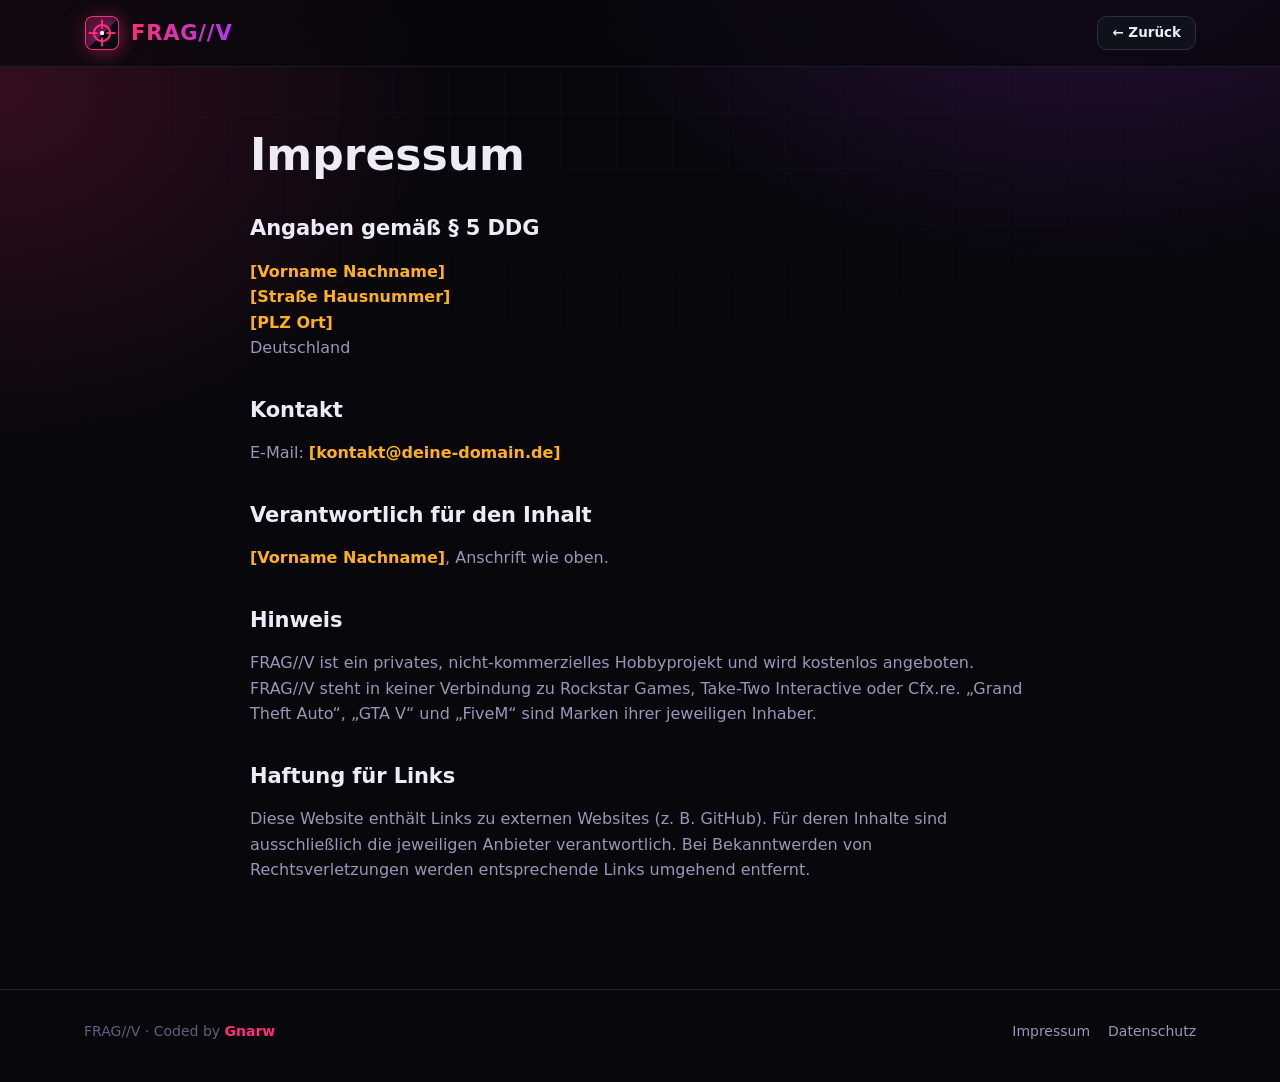
<file: impressum.html>
<!doctype html>
<html lang="de">
<head>
<meta charset="utf-8">
<meta name="viewport" content="width=device-width,initial-scale=1">
<title>Impressum — FRAG//V</title>
<meta name="robots" content="noindex">
<link rel="icon" type="image/png" href="favicon.png">
<link rel="stylesheet" href="style.css">
</head>
<body>
<div class="bgfx"></div>
<header class="nav"><div class="wrap"><a class="logo" href="./"><img src="img/logo.png" alt="" width="36" height="36"><b>FRAG//V</b></a><span style="margin-left:auto"></span><a class="btn sm" href="./">← Zurück</a></div></header>
<main class="wrap"><article class="legal">
<!-- Fill in every [orange placeholder] before publishing. A private postal address is required; a c/o / impressum service address also works. -->
<h1>Impressum</h1>
<h2>Angaben gemäß § 5 DDG</h2>
<p><span class="fill">[Vorname Nachname]</span><br><span class="fill">[Straße Hausnummer]</span><br><span class="fill">[PLZ Ort]</span><br>Deutschland</p>
<h2>Kontakt</h2>
<p>E-Mail: <span class="fill">[kontakt@deine-domain.de]</span></p>
<h2>Verantwortlich für den Inhalt</h2>
<p><span class="fill">[Vorname Nachname]</span>, Anschrift wie oben.</p>
<h2>Hinweis</h2>
<p>FRAG//V ist ein privates, nicht-kommerzielles Hobbyprojekt und wird kostenlos angeboten. FRAG//V steht in keiner Verbindung zu Rockstar Games, Take-Two Interactive oder Cfx.re. „Grand Theft Auto“, „GTA V“ und „FiveM“ sind Marken ihrer jeweiligen Inhaber.</p>
<h2>Haftung für Links</h2>
<p>Diese Website enthält Links zu externen Websites (z. B. GitHub). Für deren Inhalte sind ausschließlich die jeweiligen Anbieter verantwortlich. Bei Bekanntwerden von Rechtsverletzungen werden entsprechende Links umgehend entfernt.</p>
</article></main>
<footer><div class="wrap"><span>FRAG//V · Coded by <span class="gn">Gnarw</span></span><span class="sp"></span><a href="impressum.html">Impressum</a><a href="datenschutz.html">Datenschutz</a></div></footer>
</body>
</html>
</file>
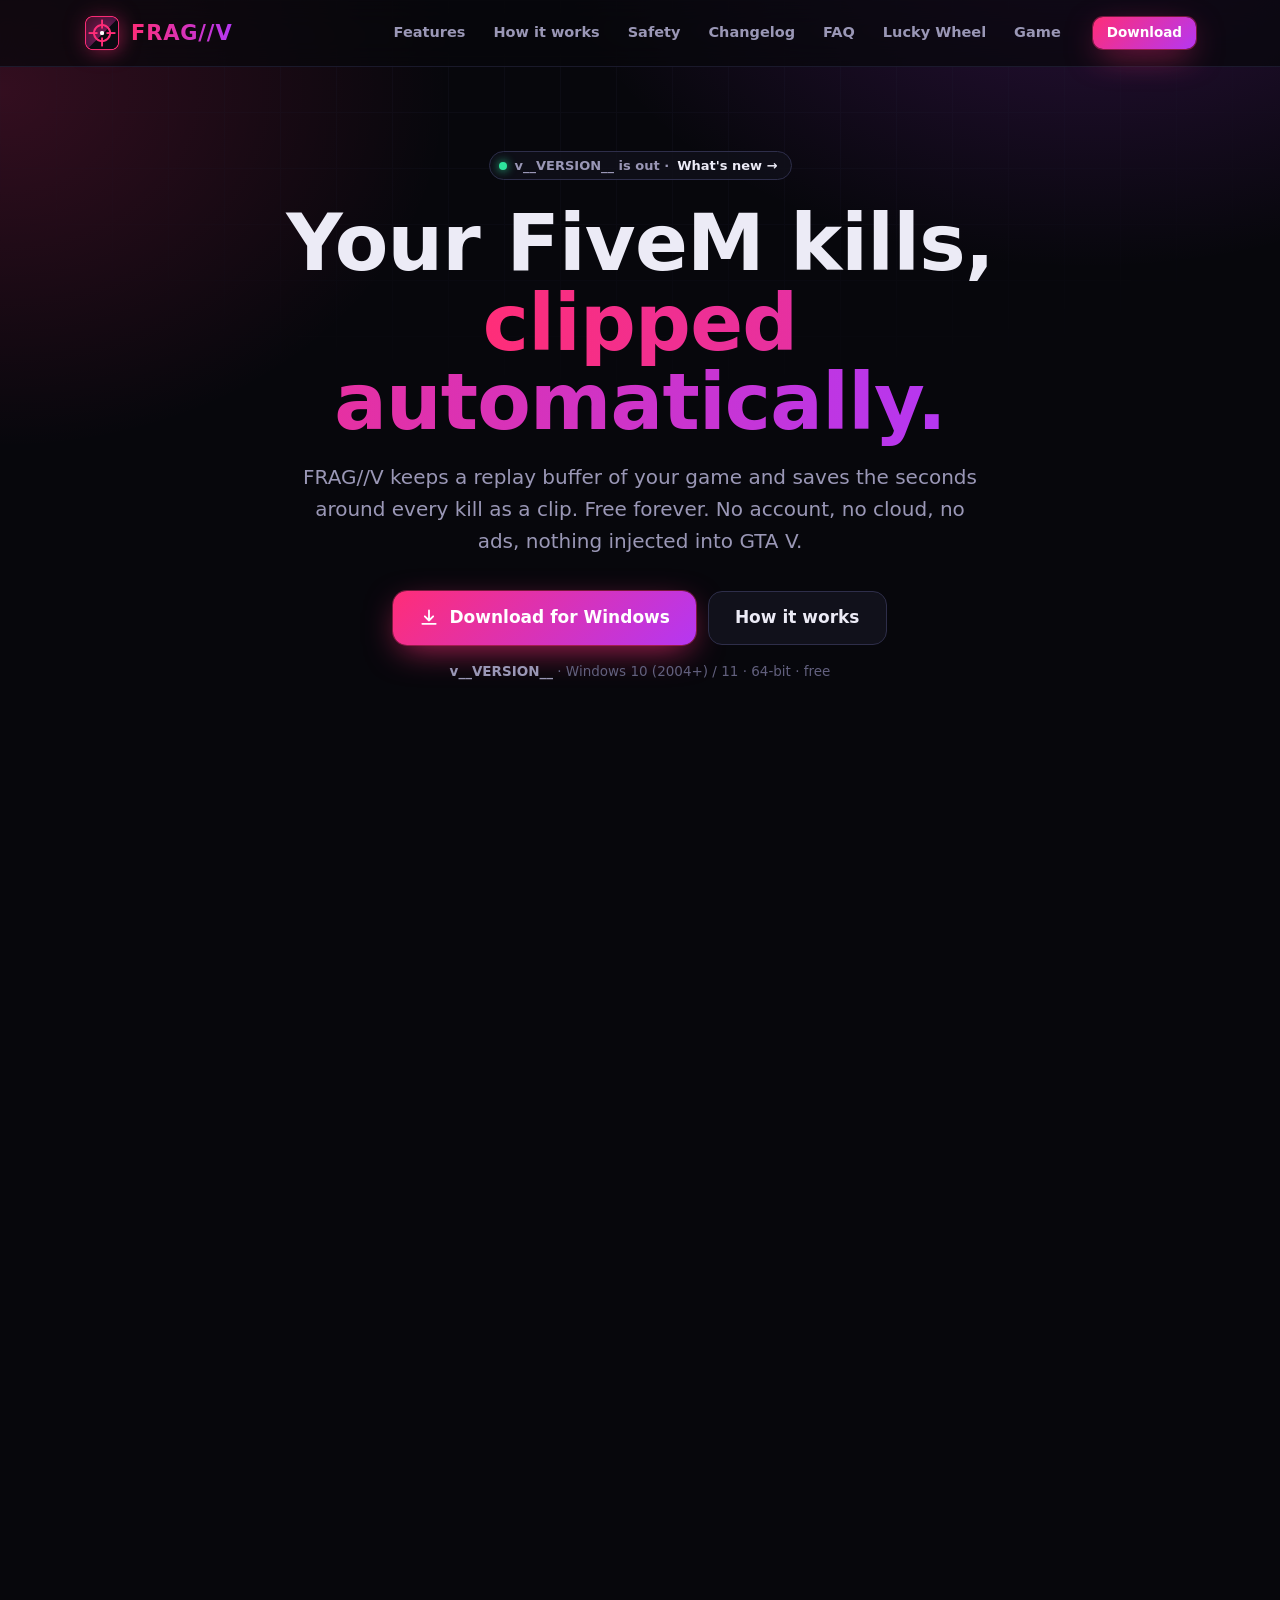
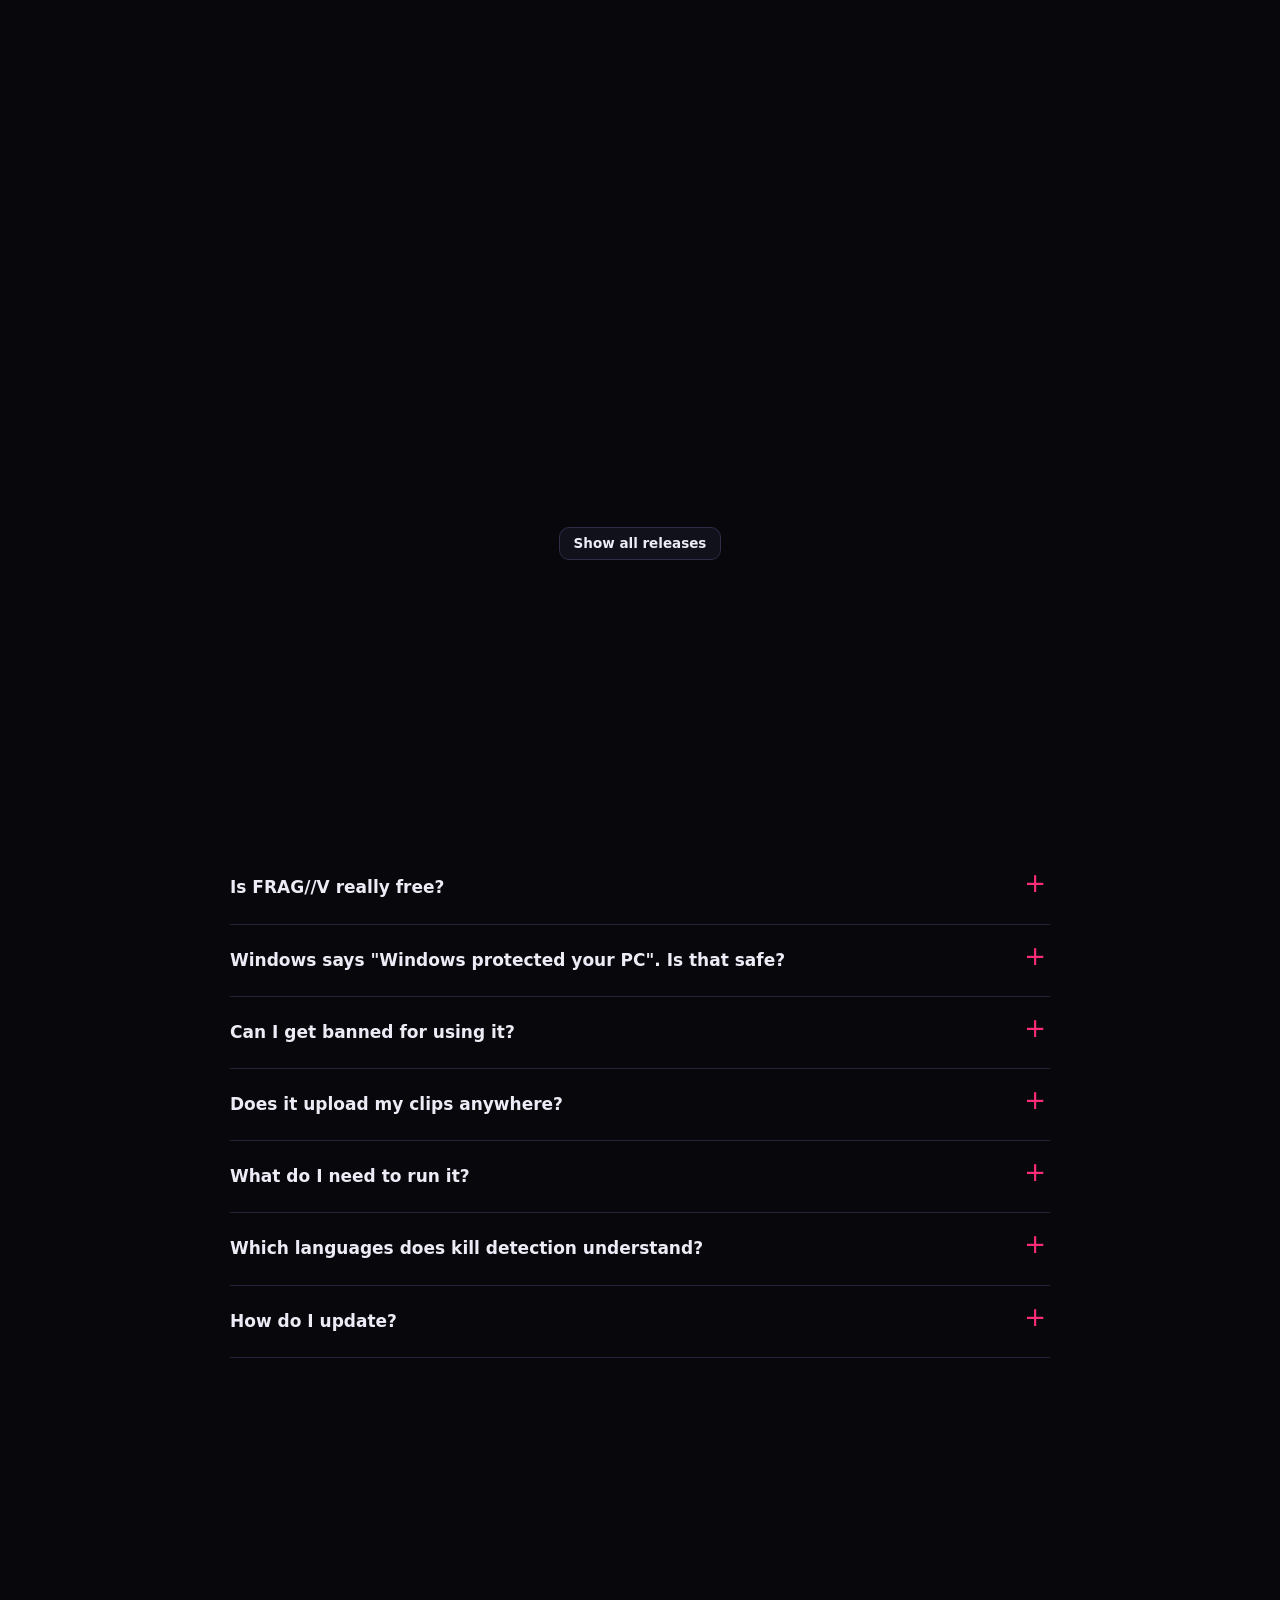
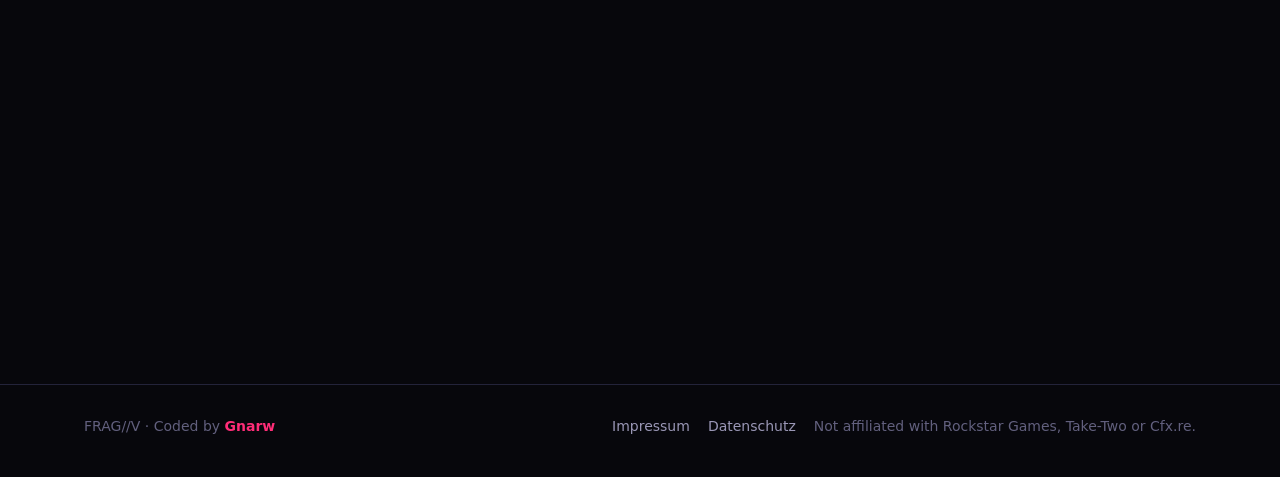
<file: index.template.html>
<!doctype html>
<html lang="en">
<head>
<meta charset="utf-8">
<meta name="viewport" content="width=device-width,initial-scale=1">
<title>FRAG//V — Free FiveM Kill Clips</title>
<meta name="description" content="FRAG//V automatically clips your FiveM / GTA V kills. Free forever, no account, no cloud, nothing injected into the game. Windows 10/11.">
<meta name="theme-color" content="#07070c">
<meta property="og:title" content="FRAG//V — Free FiveM Kill Clips">
<meta property="og:description" content="Your FiveM kills, clipped automatically. Free, local, external-only.">
<meta property="og:image" content="/img/app-dashboard.webp">
<link rel="icon" type="image/png" href="favicon.png">
<link rel="stylesheet" href="style.css">
</head>
<body>
<div class="bgfx"></div>

<header class="nav">
  <div class="wrap">
    <a class="logo" href="./"><img src="img/logo.png" alt="" width="36" height="36"><b>FRAG//V</b></a>
    <nav>
      <a href="#features">Features</a>
      <a href="#how">How it works</a>
      <a href="#safety">Safety</a>
      <a href="#changelog">Changelog</a>
      <a href="#faq">FAQ</a>
      <a href="wheel">Lucky Wheel</a>
      <a href="game">Game</a>
    </nav>
    <a class="btn sm primary dl" href="#" data-dl>Download</a>
  </div>
</header>

<main>
  <section class="hero">
    <div class="wrap">
      <span class="pill"><i></i>v__VERSION__ is out · <a href="#changelog">What's new →</a></span>
      <h1>Your FiveM kills,<br><span class="grad">clipped automatically.</span></h1>
      <p class="lead">FRAG//V keeps a replay buffer of your game and saves the seconds around every kill as a clip. Free forever. No account, no cloud, no ads, nothing injected into GTA V.</p>
      <div class="cta">
        <a class="btn big primary" href="#" data-dl>
          <svg viewBox="0 0 24 24" fill="none" stroke="currentColor" stroke-width="2.2" stroke-linecap="round" stroke-linejoin="round"><path d="M12 3v12m0 0-5-5m5 5 5-5M4 19h16"/></svg>
          Download for Windows
        </a>
        <a class="btn big" href="#how">How it works</a>
      </div>
      <p class="meta"><b>v__VERSION__</b> · Windows 10 (2004+) / 11 · 64-bit · free</p>
      <div class="shot reveal"><img src="img/app-dashboard.webp" alt="FRAG//V dashboard with auto kill clips, replay buffer and recent clips" width="2010" height="1320"></div>
    </div>
  </section>

  <section id="features">
    <div class="wrap">
      <div class="head c reveal">
        <div class="kicker">Features</div>
        <h2>Built for one thing: <span class="grad">your frags</span></h2>
        <p class="sub">A lightweight clipper made specifically for FiveM, instead of a general-purpose app that does everything.</p>
      </div>
      <div class="grid">
        <div class="card reveal"><div class="ico"><svg viewBox="0 0 24 24" fill="none" stroke-width="2" stroke-linecap="round"><circle cx="12" cy="12" r="8"/><path d="M12 2v4M12 18v4M2 12h4M18 12h4"/></svg></div><h3>Automatic kill detection</h3><p>Watches the centre of your screen for GTA V's red kill-X, backed up by the kill feed and text recognition. Confirmed kills are clipped on their own.</p></div>
        <div class="card reveal"><div class="ico"><svg viewBox="0 0 24 24" fill="none" stroke-width="2" stroke-linecap="round"><path d="M3 12h3l3-7 4 14 3-7h5"/></svg></div><h3>Replay buffer</h3><p>The last moments are always recorded. A clip includes 30 s before the kill and 8 s after by default, and you can adjust both.</p></div>
        <div class="card reveal"><div class="ico"><svg viewBox="0 0 24 24" fill="none" stroke-width="2" stroke-linecap="round"><rect x="3" y="6" width="18" height="12" rx="2"/><path d="M7 10h.01M11 10h2M7 14h10"/></svg></div><h3>Hotkey, button or tray</h3><p>Press <kbd>F9</kbd> (or your own hotkey), hit Clip Now, or use the tray menu. Manual clips always work, even with auto detection off.</p></div>
        <div class="card reveal"><div class="ico"><svg viewBox="0 0 24 24" fill="none" stroke-width="2" stroke-linecap="round"><path d="M4 10v4M8 7v10M12 4v16M16 8v8M20 11v2"/></svg></div><h3>Four audio tracks + mix</h3><p>Game, microphone, desktop and Discord each go on their own track, plus a mixed track first so every player and Discord plays your voice.</p></div>
        <div class="card reveal"><div class="ico"><svg viewBox="0 0 24 24" fill="none" stroke-width="2" stroke-linecap="round"><rect x="4" y="4" width="16" height="16" rx="2"/><path d="M9 9h6v6H9z"/></svg></div><h3>GPU recording</h3><p>Uses NVIDIA NVENC, Intel Quick Sync or AMD AMF to record with almost no FPS cost. If no GPU encoder is available, it falls back to the CPU.</p></div>
        <div class="card reveal"><div class="ico"><svg viewBox="0 0 24 24" fill="none" stroke-width="2" stroke-linecap="round"><path d="M12 3 4 7v5c0 5 3.5 8 8 9 4.5-1 8-4 8-9V7z"/></svg></div><h3>Your clips stay yours</h3><p>MP4 files saved to your own <code>Videos\FRAGV</code> folder. Built-in player and library. Optional sharing to your Discord webhook, nothing else.</p></div>
      </div>
    </div>
  </section>

  <section>
    <div class="wrap split">
      <div class="txt reveal">
        <div class="kicker">Detection</div>
        <h2>Knows when it's a <span class="grad">real kill</span></h2>
        <p class="sub">Several independent signals are combined and checked against your sensitivity before a clip is saved.</p>
        <ul class="ticks">
          <li><span><b>Centre kill-X:</b> the four red tick marks GTA V shows around your crosshair.</span></li>
          <li><span><b>Kill feed + your name:</b> a new feed line starting with your player name counts as strong evidence.</span></li>
          <li><span><b>Gameplay check:</b> detection pauses when FiveM isn't the active window, and on loading screens, the pause menu or the map.</span></li>
          <li><span><b>Multi-kills:</b> another kill during the clip adds 5 s to the same clip.</span></li>
        </ul>
      </div>
      <div class="frame reveal"><img src="img/app-detect.webp" alt="Kill detection settings: sensitivity, recognition methods, multi-kill extension" width="1464" height="620" loading="lazy"></div>
    </div>
  </section>

  <section>
    <div class="wrap split rev">
      <div class="txt reveal">
        <div class="kicker">Audio</div>
        <h2>Hear yourself <span class="grad">in every clip</span></h2>
        <p class="sub">The mixed track comes first, so Windows players, Discord and phones play game sound and voice together. The separate tracks stay in the file for editing.</p>
      </div>
      <div class="frame reveal"><img src="img/app-mix.webp" alt="Mixed audio track setting" width="1573" height="260" loading="lazy"></div>
    </div>
  </section>

  <section id="how">
    <div class="wrap">
      <div class="head c reveal">
        <div class="kicker">How it works</div>
        <h2>Set up in <span class="grad">two minutes</span></h2>
      </div>
      <div class="steps">
        <div class="step reveal"><h3>Install</h3><p>Download and run the installer. If SmartScreen appears, click <b>More info → Run anyway</b> (FRAG//V isn't code-signed yet).</p></div>
        <div class="step reveal"><h3>Pick your monitor</h3><p>Choose the monitor you play FiveM on. The replay buffer starts, and there are no regions to draw.</p></div>
        <div class="step reveal"><h3>Play</h3><p>Turn on Auto Kill Clips or use your hotkey. Your clips show up in My Clips, ready to watch, trim or share.</p></div>
      </div>
    </div>
  </section>

  <section id="safety">
    <div class="wrap">
      <div class="band reveal">
        <div class="kicker">External-only</div>
        <h2>It never touches <span class="grad">your game</span></h2>
        <p class="sub">FRAG//V works like a screen recorder: it only sees your monitor and hears your audio.</p>
        <ul class="nolist">
          <li><svg viewBox="0 0 24 24" fill="none" stroke="#2ee59d" stroke-width="2.4" stroke-linecap="round" stroke-linejoin="round"><path d="m5 12 5 5 9-10"/></svg><span><b>No injection</b> into FiveM or GTA V</span></li>
          <li><svg viewBox="0 0 24 24" fill="none" stroke="#2ee59d" stroke-width="2.4" stroke-linecap="round" stroke-linejoin="round"><path d="m5 12 5 5 9-10"/></svg><span><b>No memory reading</b> and no modified game files</span></li>
          <li><svg viewBox="0 0 24 24" fill="none" stroke="#2ee59d" stroke-width="2.4" stroke-linecap="round" stroke-linejoin="round"><path d="m5 12 5 5 9-10"/></svg><span><b>No FiveM resources</b>, events or APIs</span></li>
          <li><svg viewBox="0 0 24 24" fill="none" stroke="#2ee59d" stroke-width="2.4" stroke-linecap="round" stroke-linejoin="round"><path d="m5 12 5 5 9-10"/></svg><span><b>Never sends input</b> or data to the game</span></li>
        </ul>
      </div>
    </div>
  </section>

  <section id="compare">
    <div class="wrap">
      <div class="head c reveal">
        <div class="kicker">Why FRAG//V</div>
        <h2>Clipping without <span class="grad">strings attached</span></h2>
        <p class="sub">A free, local alternative to all-in-one clipping platforms.</p>
      </div>
      <table class="compare reveal">
        <thead><tr><th>What you get</th><th>FRAG//V</th></tr></thead>
        <tbody>
          <tr><td>Price</td><td class="yes">Free forever</td></tr>
          <tr><td>Account required</td><td class="yes">No</td></tr>
          <tr><td>Ads or paid tiers</td><td class="yes">None</td></tr>
          <tr><td>Where clips are stored</td><td class="yes">Your PC only</td></tr>
          <tr><td>Uploads</td><td class="yes">Only to your own Discord webhook, if you set one up</td></tr>
          <tr><td>Made for</td><td class="yes">FiveM / GTA V kills</td></tr>
        </tbody>
      </table>
    </div>
  </section>

  <section id="changelog">
    <div class="wrap">
      <div class="head c reveal">
        <div class="kicker">Changelog</div>
        <h2>Always <span class="grad">getting better</span></h2>
      </div>
      <div id="rels" style="max-width:860px;margin:0 auto"></div>
      <div class="more"><button class="btn sm" id="moreRels">Show all releases</button></div>
    </div>
  </section>

  <section id="faq">
    <div class="wrap">
      <div class="head c reveal">
        <div class="kicker">FAQ</div>
        <h2>Questions</h2>
      </div>
      <div class="faq">
        <details><summary>Is FRAG//V really free?</summary><p>Yes. No price, no ads, no premium version and no account. It's a hobby project.</p></details>
        <details><summary>Windows says "Windows protected your PC". Is that safe?</summary><p>FRAG//V isn't signed with a paid code-signing certificate yet, so SmartScreen doesn't recognise it. Click <b>More info → Run anyway</b>. Only download FRAG//V from this website.</p></details>
        <details><summary>Can I get banned for using it?</summary><p>FRAG//V works like OBS or any screen recorder: it never injects into the game, reads its memory or talks to FiveM. Server rules are up to each server, though, so check them if you're unsure.</p></details>
        <details><summary>Does it upload my clips anywhere?</summary><p>No. Clips are saved to your own PC. The only upload is the optional Discord webhook, which you set up yourself.</p></details>
        <details><summary>What do I need to run it?</summary><p>64-bit Windows 10 (version 2004 or newer) or Windows 11. An NVIDIA, Intel or AMD GPU gives the best performance. The first start needs internet once to download the text-recognition data.</p></details>
        <details><summary>Which languages does kill detection understand?</summary><p>The kill-X works on any server. Kill feed and text recognition read English and German.</p></details>
        <details><summary>How do I update?</summary><p>Download the latest installer here and run it. It installs over the old version and keeps your settings and clips.</p></details>
      </div>
    </div>
  </section>

  <section class="final">
    <div class="wrap reveal">
      <img src="img/logo.png" alt="" width="84" height="84">
      <h2>Ready to <span class="grad">frag</span>?</h2>
      <p class="sub" style="margin:0 auto 30px">Free download for Windows 10 and 11.</p>
      <a class="btn big primary" href="#" data-dl>
        <svg viewBox="0 0 24 24" fill="none" stroke="currentColor" stroke-width="2.2" stroke-linecap="round" stroke-linejoin="round"><path d="M12 3v12m0 0-5-5m5 5 5-5M4 19h16"/></svg>
        Download FRAG//V v__VERSION__
      </a>
      <p class="meta" id="dlNote">Installer from GitHub Releases · no account needed</p>
    </div>
  </section>
</main>

<footer>
  <div class="wrap">
    <span>FRAG//V · Coded by <span class="gn">Gnarw</span></span>
    <span class="sp"></span>
    <a href="impressum.html">Impressum</a>
    <a href="datenschutz.html">Datenschutz</a>
    <span>Not affiliated with Rockstar Games, Take-Two or Cfx.re.</span>
  </div>
</footer>

<script src="config.js"></script>
<script>
const { GITHUB_OWNER, GITHUB_REPO } = window.FRAGV_CONFIG;
const CHANGELOG = __CHANGELOG__;

const releasesPage = `https://github.com/${GITHUB_OWNER}/${GITHUB_REPO}/releases/latest`;
document.querySelectorAll('[data-dl]').forEach((a) => {
  a.href = releasesPage;
  a.addEventListener('click', async (e) => {
    e.preventDefault();
    const note = document.getElementById('dlNote');
    // Only contacts GitHub when someone actually clicks Download (no third-party request on page load).
    try {
      const r = await fetch(`https://api.github.com/repos/${GITHUB_OWNER}/${GITHUB_REPO}/releases/latest`, { headers: { Accept: 'application/vnd.github+json' } });
      if (!r.ok) throw new Error(r.status);
      const rel = await r.json();
      const exe = (rel.assets || []).find((x) => /\.exe$/i.test(x.name));
      if (!exe) throw new Error('no exe');
      note.textContent = `Downloading ${exe.name} (${(exe.size / 1048576).toFixed(0)} MB). If SmartScreen appears: More info → Run anyway.`;
      location.href = exe.browser_download_url;
    } catch (_) {
      location.href = releasesPage;
    }
  });
});

const esc = (s) => s.replace(/[&<>"]/g, (c) => ({ '&': '&amp;', '<': '&lt;', '>': '&gt;', '"': '&quot;' }[c]));
const tagOf = { '+': ['a', 'NEW'], '/': ['c', 'CHG'], '-': ['r', 'DEL'] };
function renderRels(all) {
  const list = all ? CHANGELOG : CHANGELOG.slice(0, 3);
  document.getElementById('rels').innerHTML = list.map((r, i) => `
    <details class="rel"${i === 0 ? ' open' : ''}>
      <summary><span class="v">v${esc(r.v)}</span><span class="t">${esc(r.t)}</span><span class="d">${esc(r.d)}</span></summary>
      <ul>${r.items.map((it) => { const [c, l] = tagOf[it[0]] || tagOf['/']; return `<li><span class="tag ${c}">${l}</span><span>${esc(it.slice(2))}</span></li>`; }).join('')}</ul>
    </details>`).join('');
  document.getElementById('moreRels').hidden = all || CHANGELOG.length <= 3;
}
renderRels(false);
document.getElementById('moreRels').onclick = () => renderRels(true);

const io = 'IntersectionObserver' in window ? new IntersectionObserver((es) => es.forEach((e) => { if (e.isIntersecting) { e.target.classList.add('in'); io.unobserve(e.target); } }), { threshold: 0.12 }) : null;
document.querySelectorAll('.reveal').forEach((el) => (io ? io.observe(el) : el.classList.add('in')));
</script>
</body>
</html>
</file>
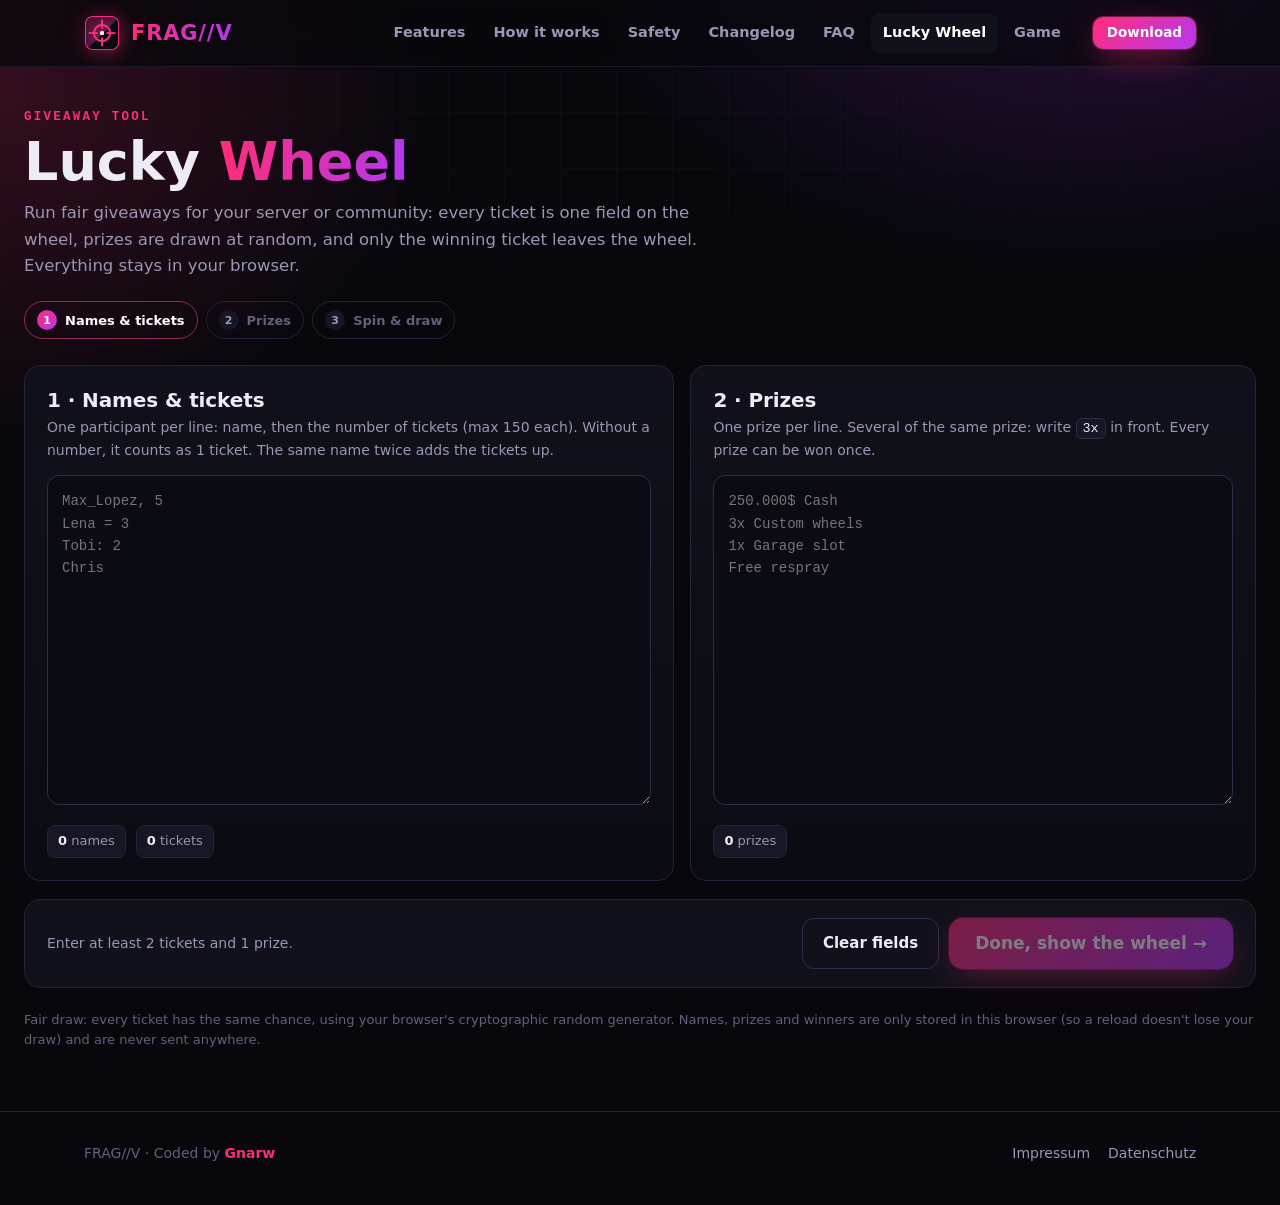
<file: wheel.html>
<!doctype html>
<html lang="en">
<head>
<meta charset="utf-8">
<meta name="viewport" content="width=device-width,initial-scale=1">
<title>Lucky Wheel — FRAG//V</title>
<meta name="description" content="Free lucky wheel for FiveM giveaways: enter names, tickets and prizes, then spin and draw the winners. Runs entirely in your browser.">
<meta name="theme-color" content="#07070c">
<link rel="icon" type="image/png" href="favicon.png">
<link rel="stylesheet" href="style.css">
<style>
  .nav nav a.on{color:#fff;background:var(--panel)}
  .wrapw{max-width:1280px;margin:0 auto;padding:0 24px}
  @media (max-width:600px){.wrapw{padding:0 16px}}
  .whead{padding:44px 0 26px}
  .whead h1{font:800 clamp(34px,5vw,54px)/1.05 var(--display);margin:10px 0 10px}
  .whead p{color:var(--muted);margin:0;max-width:720px;font-size:16.5px}
  .steps2{display:flex;gap:8px;margin-top:22px;flex-wrap:wrap}
  .st{display:flex;align-items:center;gap:8px;font:700 13px/1 var(--font);color:var(--dim);padding:8px 12px;border-radius:999px;border:1px solid var(--line)}
  .st b{display:grid;place-items:center;width:20px;height:20px;border-radius:50%;background:var(--panel2);color:var(--muted);font-size:11px}
  .st.on{color:#fff;border-color:color-mix(in srgb,var(--acc) 50%,var(--line))}
  .st.on b{background:linear-gradient(135deg,var(--acc),var(--acc2));color:#fff}
  .st.done b{background:var(--ok);color:#06140d}

  /* setup */
  .setup{display:grid;grid-template-columns:1.15fr 1fr;gap:16px}
  @media (max-width:900px){.setup{grid-template-columns:1fr}}
  .box{background:linear-gradient(180deg,var(--panel),var(--bg2));border:1px solid var(--line);border-radius:16px;padding:22px}
  .box h2{font:800 20px/1.2 var(--display);margin:0 0 4px}
  .box .sub2{color:var(--muted);font-size:14px;margin:0 0 14px}
  textarea.in{width:100%;min-height:330px;resize:vertical;background:#0b0b14;border:1px solid var(--line2);border-radius:12px;color:var(--text);
    font:14px/1.6 var(--mono);padding:14px;outline:none;transition:border-color .15s}
  textarea.in:focus{border-color:color-mix(in srgb,var(--acc) 60%,var(--line2))}
  .meta2{display:flex;gap:10px;flex-wrap:wrap;margin-top:12px;font-size:13px;color:var(--muted)}
  .chip2{padding:5px 10px;border-radius:8px;background:var(--panel2);border:1px solid var(--line)}
  .chip2 b{color:var(--text)}
  .warn2{color:#ffb020}
  .bar2{display:flex;gap:12px;align-items:center;justify-content:space-between;flex-wrap:wrap;margin-top:18px;padding:18px 22px;border-radius:16px;border:1px solid var(--line);background:var(--panel)}
  .bar2 .info{color:var(--muted);font-size:14px}
  .bar2 .info b{color:var(--text)}
  .btn[disabled]{opacity:.45;pointer-events:none;animation:none}
  .resume{display:flex;gap:14px;align-items:center;justify-content:space-between;flex-wrap:wrap;margin-bottom:16px;padding:14px 18px;border-radius:14px;
    border:1px solid color-mix(in srgb,var(--acc2) 45%,var(--line));background:color-mix(in srgb,var(--acc2) 9%,var(--panel))}

  /* draw */
  .kp{display:flex;gap:10px;flex-wrap:wrap}
  .side .kp{display:grid;grid-template-columns:1fr 1fr;gap:10px}
  .kpi2{min-width:104px;padding:10px 14px;border-radius:12px;background:var(--panel);border:1px solid var(--line)}
  .kpi2 .v{font:800 24px/1 var(--display)}
  .kpi2 .k{font:700 11px/1 var(--mono);letter-spacing:.12em;text-transform:uppercase;color:var(--dim);margin-top:6px}
  .kpi2.a .v{background:linear-gradient(90deg,var(--acc),var(--acc2));-webkit-background-clip:text;background-clip:text;color:transparent}
  .drawtop{display:flex;justify-content:space-between;align-items:flex-end;gap:14px;flex-wrap:wrap;margin-bottom:16px}
  .drawgrid{display:grid;grid-template-columns:minmax(0,1fr) 340px;gap:16px;align-items:start}
  @media (max-width:1000px){.drawgrid{grid-template-columns:1fr}}
  .stage{background:radial-gradient(70% 60% at 50% 40%,color-mix(in srgb,var(--acc2) 12%,transparent),transparent 70%),var(--panel);
    border:1px solid var(--line);border-radius:20px;padding:22px 18px 26px;text-align:center}
  .banner2{min-height:104px;display:flex;flex-direction:column;align-items:center;justify-content:center;gap:4px;margin-bottom:14px}
  .banner2 .lbl{font:700 12px/1 var(--mono);letter-spacing:.18em;text-transform:uppercase;color:var(--dim)}
  .banner2 .nm{font:800 clamp(28px,4.6vw,48px)/1.1 var(--display);word-break:break-word}
  .banner2 .pz{font:700 18px/1.3 var(--font);color:var(--muted);min-height:24px}
  .banner2.win .lbl{color:var(--acc)}
  .banner2.win .nm{background:linear-gradient(90deg,var(--acc),var(--acc2));-webkit-background-clip:text;background-clip:text;color:transparent;animation:pop .5s cubic-bezier(.34,1.56,.64,1)}
  .banner2.win .pz{color:#fff}
  .pz.rolling{color:var(--muted) !important;filter:blur(.4px)}
  @keyframes pop{from{transform:scale(.7);opacity:0}to{transform:none;opacity:1}}
  .wheelbox{position:relative;width:min(100%,calc(100vh - 330px),680px);min-width:min(100%,300px);margin:0 auto;aspect-ratio:1}
  .wheelbox svg{width:100%;height:100%;display:block;filter:drop-shadow(0 26px 60px color-mix(in srgb,var(--acc) 30%,transparent))}
  .hub{position:absolute;left:50%;top:50%;transform:translate(-50%,-50%);width:23%;aspect-ratio:1;border-radius:50%;border:0;cursor:pointer;
    font:800 clamp(13px,2.1vw,19px)/1.1 var(--display);letter-spacing:.04em;color:#fff;
    background:linear-gradient(135deg,var(--acc),var(--acc2));box-shadow:0 0 0 6px #0b0b14,0 0 0 8px color-mix(in srgb,var(--acc) 50%,transparent),0 10px 40px -6px color-mix(in srgb,var(--acc) 80%,transparent);
    transition:transform .15s, filter .15s}
  .hub:hover{transform:translate(-50%,-50%) scale(1.04);filter:brightness(1.08)}
  .hub:disabled{cursor:default;filter:grayscale(.4) brightness(.8);transform:translate(-50%,-50%)}
  .hub.done{background:linear-gradient(135deg,#21c07a,#1a9e8f)}
  .ctl2{display:flex;gap:10px;justify-content:center;flex-wrap:wrap;margin-top:18px;min-height:46px}
  .side{display:grid;gap:16px}
  .list2{max-height:280px;overflow:auto;margin:0;padding:0;list-style:none;display:grid;gap:6px}
  .list2 li{display:flex;gap:10px;align-items:center;padding:9px 11px;border-radius:10px;background:#0d0d17;border:1px solid var(--line);font-size:14px}
  .list2 li .n{font-weight:700;flex:1;min-width:0;overflow:hidden;text-overflow:ellipsis;white-space:nowrap}
  .list2 li .p{color:var(--muted);font-size:13px;text-align:right;max-width:55%;overflow:hidden;text-overflow:ellipsis;white-space:nowrap}
  .list2 li .no{font:700 11px var(--mono);color:var(--dim);width:22px}
  .list2 li.taken{opacity:.45;text-decoration:line-through}
  .sw{flex:none;width:14px;height:14px;border-radius:4px;box-shadow:inset 0 0 0 1px rgba(255,255,255,.18)}
  .players li .t{font:700 12px var(--mono);color:var(--muted);text-align:right;white-space:nowrap}
  .players li .t small{color:var(--dim);font-weight:600}
  .players li.out{opacity:.4}
  .players li.hit{border-color:var(--acc);box-shadow:0 0 0 1px var(--acc),0 0 18px -4px var(--acc);animation:hit 1.2s ease-out}
  @keyframes hit{0%{transform:scale(1.04)}100%{transform:none}}
  .list2 .empty{color:var(--dim);background:none;border-style:dashed;justify-content:center}
  .side h3{font:800 16px/1.2 var(--display);margin:0 0 10px;display:flex;align-items:center;gap:8px}
  .side h3 .ct{margin-left:auto;font:700 12px var(--mono);color:var(--dim)}
  .sbtns{display:flex;gap:8px;flex-wrap:wrap;margin-top:12px}
  .hidden{display:none !important}
  #viewSetup,#viewDraw{padding:0}
  body.drawing .whead{padding:22px 0 14px}
  body.drawing .whead p,body.drawing .whead h1{display:none}
  #confetti{position:fixed;inset:0;pointer-events:none;z-index:60}
  .modal2{position:fixed;inset:0;z-index:70;display:none;place-items:center;background:rgba(4,4,10,.7);backdrop-filter:blur(4px);padding:16px}
  .modal2.show{display:grid}
  .modal2 .card{max-width:420px;width:100%;transform:none}
  .modal2 .card p{margin:6px 0 18px}
  .toast2{position:fixed;left:50%;bottom:26px;transform:translate(-50%,20px);opacity:0;z-index:80;background:var(--panel2);border:1px solid var(--line2);
    padding:11px 16px;border-radius:12px;font-weight:600;font-size:14px;transition:.25s;pointer-events:none}
  .toast2.show{opacity:1;transform:translate(-50%,0)}
  .note2{color:var(--dim);font-size:13px;margin:22px 0 60px}
</style>
</head>
<body>
<div class="bgfx"></div>

<header class="nav">
  <div class="wrap">
    <a class="logo" href="./"><img src="img/logo.png" alt="" width="36" height="36"><b>FRAG//V</b></a>
    <nav>
      <a href="./#features">Features</a>
      <a href="./#how">How it works</a>
      <a href="./#safety">Safety</a>
      <a href="./#changelog">Changelog</a>
      <a href="./#faq">FAQ</a>
      <a href="wheel" class="on" aria-current="page">Lucky Wheel</a>
      <a href="game">Game</a>
    </nav>
    <a class="btn sm primary" href="#" data-dl>Download</a>
  </div>
</header>

<main class="wrapw">
  <div class="whead">
    <div class="kicker">Giveaway tool</div>
    <h1>Lucky <span class="grad">Wheel</span></h1>
    <p>Run fair giveaways for your server or community: every ticket is one field on the wheel, prizes are drawn at random, and only the winning ticket leaves the wheel. Everything stays in your browser.</p>
    <div class="steps2"><span class="st on" id="st1"><b>1</b>Names &amp; tickets</span><span class="st" id="st2"><b>2</b>Prizes</span><span class="st" id="st3"><b>3</b>Spin &amp; draw</span></div>
  </div>

  <!-- ================= STEP 1+2: SETUP ================= -->
  <section id="viewSetup">
    <div class="resume hidden" id="resumeBox">
      <span><b>Unfinished draw found</b> <span style="color:var(--muted)" id="resumeInfo"></span></span>
      <span style="display:flex;gap:8px;flex-wrap:wrap"><button class="btn sm" id="resumeBtn">Back to the wheel</button><button class="btn sm" id="resetAllBtn">Start over</button></span>
    </div>
    <div class="setup">
      <div class="box">
        <h2>1 · Names &amp; tickets</h2>
        <p class="sub2">One participant per line: name, then the number of tickets (max 150 each). Without a number, it counts as 1 ticket. The same name twice adds the tickets up.</p>
        <textarea class="in" id="inNames" spellcheck="false" placeholder="Max_Lopez, 5&#10;Lena = 3&#10;Tobi: 2&#10;Chris"></textarea>
        <div class="meta2" id="namesMeta"></div>
      </div>
      <div class="box">
        <h2>2 · Prizes</h2>
        <p class="sub2">One prize per line. Several of the same prize: write <code>3x</code> in front. Every prize can be won once.</p>
        <textarea class="in" id="inPrizes" spellcheck="false" placeholder="250.000$ Cash&#10;3x Custom wheels&#10;1x Garage slot&#10;Free respray"></textarea>
        <div class="meta2" id="prizesMeta"></div>
      </div>
    </div>
    <div class="bar2">
      <span class="info" id="readyInfo">Enter at least 2 tickets and 1 prize.</span>
      <span style="display:flex;gap:10px;flex-wrap:wrap">
        <button class="btn" id="clearBtn">Clear fields</button>
        <button class="btn primary big" id="startBtn" disabled>Done, show the wheel →</button>
      </span>
    </div>
  </section>

  <!-- ================= STEP 3: WHEEL ================= -->
  <section id="viewDraw" class="hidden">
    <div class="drawgrid">
      <div class="stage">
        <div class="banner2" id="banner"><div class="lbl" id="bLbl">Ready to draw</div><div class="nm" id="bName">Good luck!</div><div class="pz" id="bPrize">Click SPIN</div></div>
        <div class="wheelbox">
          <svg id="wheel" viewBox="0 0 400 400" role="img" aria-label="Lucky wheel"></svg>
          <button class="hub" id="spinBtn">SPIN</button>
        </div>
        <div class="ctl2">
          <button class="btn primary hidden" id="nextBtn">Confirm &amp; spin again</button>
          <button class="btn hidden" id="redrawBtn">Draw a different prize</button>
        </div>
      </div>
      <aside class="side">
        <div class="kp">
          <div class="kpi2"><div class="v" id="kPlayers">0</div><div class="k">Players</div></div>
          <div class="kpi2 a"><div class="v" id="kTickets">0</div><div class="k">Tickets left</div></div>
          <div class="kpi2 a"><div class="v" id="kPrizes">0</div><div class="k">Prizes left</div></div>
          <div class="kpi2"><div class="v" id="kDraws">0</div><div class="k">Winners</div></div>
        </div>
        <button class="btn sm" id="editBtn" style="justify-self:start">← Edit names &amp; prizes</button>
        <div class="box">
          <h3>👥 Players <span class="ct" id="plCt">0</span></h3>
          <ul class="list2 players" id="playerList"></ul>
        </div>
        <div class="box">
          <h3>🏆 Winners <span class="ct" id="winCt">0</span></h3>
          <ol class="list2" id="winList"></ol>
          <div class="sbtns"><button class="btn sm" id="csvBtn">Download CSV</button><button class="btn sm" id="copyBtn">Copy list</button></div>
        </div>
        <div class="box">
          <h3>🎁 Prizes <span class="ct" id="prizeCt">0</span></h3>
          <ul class="list2" id="prizeList"></ul>
        </div>
      </aside>
    </div>
  </section>

  <p class="note2">Fair draw: every ticket has the same chance, using your browser's cryptographic random generator. Names, prizes and winners are only stored in this browser (so a reload doesn't lose your draw) and are never sent anywhere.</p>
</main>

<footer>
  <div class="wrap">
    <span>FRAG//V · Coded by <span class="gn">Gnarw</span></span>
    <span class="sp"></span>
    <a href="impressum.html">Impressum</a>
    <a href="datenschutz.html">Datenschutz</a>
  </div>
</footer>

<canvas id="confetti"></canvas>
<div class="toast2" id="toast"></div>
<div class="modal2" id="modal"><div class="card"><h3 id="mTitle">Are you sure?</h3><p id="mText"></p><div style="display:flex;gap:10px;justify-content:flex-end"><button class="btn sm" id="mNo">Cancel</button><button class="btn sm primary" id="mYes">Yes</button></div></div></div>

<script src="config.js"></script>
<script>
/* Download button (same as the home page): newest installer from GitHub Releases, fetched only on click */
(function () {
  const cfg = window.FRAGV_CONFIG || {}; const page = `https://github.com/${cfg.GITHUB_OWNER}/${cfg.GITHUB_REPO}/releases/latest`;
  document.querySelectorAll('[data-dl]').forEach((a) => {
    a.href = page;
    a.addEventListener('click', async (e) => {
      e.preventDefault();
      try {
        const r = await fetch(`https://api.github.com/repos/${cfg.GITHUB_OWNER}/${cfg.GITHUB_REPO}/releases/latest`, { headers: { Accept: 'application/vnd.github+json' } });
        const exe = r.ok && ((await r.json()).assets || []).find((x) => /\.exe$/i.test(x.name));
        location.href = exe ? exe.browser_download_url : page;
      } catch (_) { location.href = page; }
    });
  });
})();
</script>
<script>
(function () {
'use strict';
const $ = (s) => document.querySelector(s);
const esc = (s) => String(s).replace(/[&<>"']/g, (c) => ({ '&': '&amp;', '<': '&lt;', '>': '&gt;', '"': '&quot;', "'": '&#39;' }[c]));
const MAX_TICKETS = 150;
const KEY = 'fragv.wheel.v1';
/* One colour per player, never repeated: every new player gets the candidate colour that is furthest away from all
   colours handed out so far (farthest-point sampling in a perceptual colour space), so even with hundreds of names
   no two players look alike. Deterministic: the same order of names always gives the same colours. */
const colourList = [];
let colourPool = null;
function hslHex(h, s, l) {
  const k = (n) => (n + h / 30) % 12; const a = s * Math.min(l, 1 - l);
  const f = (n) => Math.round(255 * (l - a * Math.max(-1, Math.min(k(n) - 3, Math.min(9 - k(n), 1)))));
  return '#' + [f(0), f(8), f(4)].map((v) => v.toString(16).padStart(2, '0')).join('');
}
function lab(hex) { // sRGB → CIELAB (D65)
  const c = [1, 3, 5].map((k) => { const v = parseInt(hex.substr(k, 2), 16) / 255; return v <= 0.04045 ? v / 12.92 : ((v + 0.055) / 1.055) ** 2.4; });
  const x = (c[0] * 0.4124 + c[1] * 0.3576 + c[2] * 0.1805) / 0.95047, y = c[0] * 0.2126 + c[1] * 0.7152 + c[2] * 0.0722, z = (c[0] * 0.0193 + c[1] * 0.1192 + c[2] * 0.9505) / 1.08883;
  const g = (t) => (t > 0.008856 ? Math.cbrt(t) : 7.787 * t + 16 / 116);
  return [116 * g(y) - 16, 500 * (g(x) - g(y)), 200 * (g(y) - g(z))];
}
function playerColour(i) {
  if (!colourPool) {
    colourPool = [];
    for (let h = 0; h < 360; h += 5) for (const sat of [0.95, 0.75, 0.55]) for (const l of [0.36, 0.46, 0.56, 0.66, 0.76]) { const hex = hslHex(h, sat, l); colourPool.push({ hex, lab: lab(hex), d: Infinity }); }
    // start with the FRAG//V pink
    const first = colourPool.reduce((b, c) => (Math.abs(parseInt(c.hex.substr(1, 2), 16) - 255) + parseInt(c.hex.substr(3, 2), 16) < Math.abs(parseInt(b.hex.substr(1, 2), 16) - 255) + parseInt(b.hex.substr(3, 2), 16) && c.hex.substr(5, 2) > '60' ? c : b));
    colourPool = colourPool.filter((c) => c !== first); colourList.push(first.hex);
    colourPool.forEach((c) => { c.d = dist(c.lab, first.lab); });
  }
  while (colourList.length <= i && colourPool.length) {
    let bi = 0; for (let k = 1; k < colourPool.length; k += 1) if (colourPool[k].d > colourPool[bi].d) bi = k;
    const pick = colourPool.splice(bi, 1)[0]; colourList.push(pick.hex);
    colourPool.forEach((c) => { const d = dist(c.lab, pick.lab); if (d < c.d) c.d = d; });
  }
  return colourList[i] || hslHex((i * 137.508) % 360, 0.7, 0.5);
}
function dist(a, b) { return Math.hypot(a[0] - b[0], a[1] - b[1], a[2] - b[2]); }

/* fair random integer in [0, n) */
function rnd(n) {
  if (n <= 1) return 0;
  const lim = Math.floor(4294967296 / n) * n; const a = new Uint32Array(1);
  do { crypto.getRandomValues(a); } while (a[0] >= lim);
  return a[0] % n;
}
const rndF = () => rnd(1e9) / 1e9;

/* ---------- storage (works without localStorage too) ---------- */
const store = (() => { let ok = true; try { localStorage.setItem('__t', '1'); localStorage.removeItem('__t'); } catch (_) { ok = false; } const mem = {};
  return { get: (k) => { try { return ok ? localStorage.getItem(k) : mem[k] || null; } catch (_) { return mem[k] || null; } }, set: (k, v) => { try { if (ok) localStorage.setItem(k, v); else mem[k] = v; } catch (_) { mem[k] = v; } } }; })();
let S = { namesText: '', prizesText: '', participants: [], prizes: [], history: [], started: false };
try { const d = JSON.parse(store.get(KEY) || 'null'); if (d) S = Object.assign(S, d); } catch (_) {}
const save = () => store.set(KEY, JSON.stringify(S));

/* ---------- toast / confirm ---------- */
let tT; function toast(m) { const t = $('#toast'); t.textContent = m; t.classList.add('show'); clearTimeout(tT); tT = setTimeout(() => t.classList.remove('show'), 2600); }
let mCb = null;
function ask(title, text, yes, cb) { $('#mTitle').textContent = title; $('#mText').textContent = text; $('#mYes').textContent = yes; mCb = cb; $('#modal').classList.add('show'); }
$('#mNo').onclick = () => { $('#modal').classList.remove('show'); mCb = null; };
$('#mYes').onclick = () => { $('#modal').classList.remove('show'); const c = mCb; mCb = null; if (c) c(); };
$('#modal').onclick = (e) => { if (e.target.id === 'modal') $('#mNo').click(); };

/* ---------- parsing ---------- */
function parseNames(text) {
  const map = new Map(); let capped = 0; let lines = 0;
  for (const raw of String(text).split(/\r?\n/)) {
    const l = raw.trim(); if (!l) continue; lines += 1;
    const m = l.match(/^(.*?)[\s]*[,;:=|\t]\s*(\d+)\s*$/) || l.match(/^(.*?)\s+(\d+)\s*$/) || l.match(/^(.*?)\s*[x×]\s*(\d+)\s*$/i);
    let name = (m ? m[1] : l).trim().slice(0, 40); let t = m ? parseInt(m[2], 10) : 1;
    if (!name) continue;
    if (!(t >= 1)) t = 1;
    const key = name.toLowerCase();
    const cur = map.get(key) || { name, tickets: 0 };
    cur.tickets += t;
    if (cur.tickets > MAX_TICKETS) { cur.tickets = MAX_TICKETS; capped += 1; }
    map.set(key, cur);
  }
  const list = [...map.values()];
  return { list, capped, merged: lines - list.length, total: list.reduce((a, p) => a + p.tickets, 0) };
}
function parsePrizes(text) {
  const out = [];
  for (const raw of String(text).split(/\r?\n/)) {
    const l = raw.trim(); if (!l) continue;
    const m = l.match(/^(\d{1,3})\s*[x×]\s+(.+)$/i);
    const n = m ? Math.min(100, parseInt(m[1], 10)) : 1; const name = (m ? m[2] : l).trim().slice(0, 80);
    for (let i = 0; i < n; i += 1) out.push(name);
  }
  return out;
}

/* ---------- setup view ---------- */
function setupMeta() {
  const n = parseNames($('#inNames').value); const p = parsePrizes($('#inPrizes').value);
  $('#namesMeta').innerHTML = `<span class="chip2"><b>${n.list.length}</b> names</span><span class="chip2"><b>${n.total}</b> tickets</span>` +
    (n.merged > 0 ? `<span class="chip2">${n.merged} duplicate line${n.merged === 1 ? '' : 's'} added together</span>` : '') +
    (n.capped ? `<span class="chip2 warn2">capped at ${MAX_TICKETS} tickets: ${n.capped}×</span>` : '');
  $('#prizesMeta').innerHTML = `<span class="chip2"><b>${p.length}</b> prize${p.length === 1 ? '' : 's'}</span>` +
    (p.length && n.total && p.length > n.total ? `<span class="chip2 warn2">more prizes than tickets: ${p.length - n.total} will stay unclaimed</span>` : '');
  const ok = n.total >= 2 && p.length >= 1;
  $('#startBtn').disabled = !ok;
  $('#readyInfo').innerHTML = ok ? `<b>${n.list.length}</b> players · <b>${n.total}</b> tickets (= fields on the wheel) · <b>${p.length}</b> prizes` : 'Enter at least 2 tickets and 1 prize.';
  $('#st1').classList.toggle('done', n.total >= 2); $('#st2').classList.toggle('on', n.total >= 2); $('#st2').classList.toggle('done', p.length >= 1);
  S.namesText = $('#inNames').value; S.prizesText = $('#inPrizes').value; save();
}
$('#inNames').addEventListener('input', setupMeta);
$('#inPrizes').addEventListener('input', setupMeta);
$('#clearBtn').onclick = () => ask('Clear both fields?', 'All names, tickets and prizes you typed will be removed.', 'Clear', () => { $('#inNames').value = ''; $('#inPrizes').value = ''; setupMeta(); });

$('#startBtn').onclick = () => {
  const n = parseNames($('#inNames').value); const p = parsePrizes($('#inPrizes').value);
  S.participants = n.list.map((x, i) => ({ id: 'p' + i + '_' + Date.now().toString(36), name: x.name, tickets: x.tickets, bought: x.tickets, color: i }));
  S.prizes = p.map((name, i) => ({ id: 'g' + i, name, taken: false, wonBy: null }));
  S.history = []; S.started = true; save();
  rotation = 0; showDraw();
};

function showSetup() {
  $('#viewDraw').classList.add('hidden'); $('#viewSetup').classList.remove('hidden'); document.body.classList.remove('drawing');
  $('#st3').classList.remove('on');
  $('#inNames').value = S.namesText || ''; $('#inPrizes').value = S.prizesText || '';
  const open = S.started && S.history.length >= 0 && S.participants.length;
  $('#resumeBox').classList.toggle('hidden', !open);
  if (open) $('#resumeInfo').textContent = `· ${S.history.length} winner${S.history.length === 1 ? '' : 's'} drawn, ${ticketsLeft()} tickets and ${prizesLeft()} prizes left. Starting again from these fields begins a new draw.`;
  setupMeta();
}
function showDraw() {
  $('#viewSetup').classList.add('hidden'); $('#viewDraw').classList.remove('hidden'); document.body.classList.add('drawing');
  ['#st1', '#st2'].forEach((s) => { $(s).classList.add('on', 'done'); }); $('#st3').classList.add('on');
  resetSpinUI(); renderAll();
  window.scrollTo({ top: 0, behavior: 'smooth' });
}
$('#editBtn').onclick = () => { if (phase === 'spinning' || phase === 'revealing') return toast('The wheel is still spinning…'); if (phase === 'result') commit(); showSetup(); };
$('#resumeBtn').onclick = showDraw;
$('#resetAllBtn').onclick = () => ask('Start over?', 'The unfinished draw and its winners list will be deleted. Your typed names and prizes stay in the fields.', 'Start over', () => { S.participants = []; S.prizes = []; S.history = []; S.started = false; save(); showSetup(); });

/* ---------- draw state ---------- */
// one field per ticket, dealt round-robin so the players' colours alternate around the wheel
// (the order doesn't change anyone's chance: every field is equally likely)
const fields = () => {
  const f = []; const left = S.participants.map((p) => p.tickets); let more = true;
  for (let round = 0; more; round += 1) {
    more = false;
    S.participants.forEach((p, i) => { if (left[i] > round) { f.push({ pid: p.id, name: p.name, color: playerColour(p.color) }); more = true; } });
  }
  return f;
};
const ticketsLeft = () => S.participants.reduce((a, p) => a + p.tickets, 0);
const prizesLeft = () => S.prizes.filter((g) => !g.taken).length;

/* ---------- wheel ---------- */
let rotation = 0; const CX = 200, CY = 200, R = 186;
const polar = (r, deg) => { const a = (deg - 90) * Math.PI / 180; return [CX + r * Math.cos(a), CY + r * Math.sin(a)]; };
const lum = (h) => { const r = parseInt(h.substr(1, 2), 16) / 255, g = parseInt(h.substr(3, 2), 16) / 255, b = parseInt(h.substr(5, 2), 16) / 255; return 0.2126 * r + 0.7152 * g + 0.0722 * b; };
function renderWheel() {
  const f = fields(); const n = f.length; let segs = '', labels = '';
  if (n) {
    const seg = 360 / n; const showLabels = seg >= 4.2;
    const fs = Math.max(6.5, Math.min(15, seg * 0.62)); const maxC = Math.max(3, Math.floor((R * 0.62) / (fs * 0.56)));
    f.forEach((x, i) => {
      const a0 = i * seg, a1 = (i + 1) * seg; const txt = lum(x.color) < 0.5 ? '#ffffff' : '#14141f';
      if (n === 1) segs += `<circle cx="${CX}" cy="${CY}" r="${R}" fill="${x.color}"/>`;
      else {
        const p0 = polar(R, a0), p1 = polar(R, a1);
        segs += `<path d="M${CX} ${CY}L${p0[0].toFixed(2)} ${p0[1].toFixed(2)}A${R} ${R} 0 ${seg > 180 ? 1 : 0} 1 ${p1[0].toFixed(2)} ${p1[1].toFixed(2)}Z" fill="${x.color}" stroke="#07070c" stroke-width="${n > 300 ? 0.3 : 1}"><title>${esc(x.name)}</title></path>`;
      }
      if (n === 1) labels += `<text x="200" y="140" font-size="18" font-weight="800" fill="${txt}" text-anchor="middle">${esc(x.name)}</text>`;
      else if (showLabels) {
        const mid = a0 + seg / 2; const pt = polar(R * 0.31, mid); let l = x.name; if (l.length > maxC) l = l.slice(0, Math.max(1, maxC - 1)) + '…';
        labels += `<text x="${pt[0].toFixed(2)}" y="${pt[1].toFixed(2)}" font-size="${fs.toFixed(1)}" font-weight="700" fill="${txt}" dominant-baseline="middle" transform="rotate(${(mid - 90).toFixed(2)} ${pt[0].toFixed(2)} ${pt[1].toFixed(2)})" style="pointer-events:none;font-family:Segoe UI,system-ui,sans-serif">${esc(l)}</text>`;
      }
    });
  } else {
    segs = `<circle cx="200" cy="200" r="${R}" fill="#12121c"/><text x="200" y="128" text-anchor="middle" fill="#9a97b6" font-size="13" font-weight="700" letter-spacing="1.5">NO TICKETS LEFT</text>`;
  }
  const dots = Array.from({ length: 24 }, (_, i) => { const p = polar(193.5, i * 15); return `<circle cx="${p[0].toFixed(2)}" cy="${p[1].toFixed(2)}" r="2" fill="${i % 2 ? '#b537f2' : '#ff2d78'}"/>`; }).join('');
  $('#wheel').innerHTML =
    `<defs><linearGradient id="rim" x1="0" y1="0" x2="1" y2="1"><stop offset="0" stop-color="#ff2d78"/><stop offset="1" stop-color="#b537f2"/></linearGradient></defs>` +
    `<circle cx="200" cy="200" r="198" fill="#11111b" stroke="url(#rim)" stroke-width="2.5"/>${dots}` +
    `<g id="wg" style="transform-box:view-box;transform-origin:50% 50%;transform:rotate(${rotation}deg)">${segs}${labels}</g>` +
    `<circle cx="200" cy="200" r="187" fill="none" stroke="#07070c" stroke-width="2.5"/>` +
    `<path d="M200 34 L186 8 L214 8 Z" fill="#ff2d78" stroke="#07070c" stroke-width="2" stroke-linejoin="round"/>`;
}
function rotate(anim) { const g = $('#wg'); if (!g) return; g.style.transition = anim || 'none'; g.style.transform = `rotate(${rotation}deg)`; }

/* ---------- lists ---------- */
function renderAll() {
  renderWheel();
  $('#kPlayers').textContent = S.participants.filter((p) => p.tickets > 0).length;
  $('#kTickets').textContent = ticketsLeft(); $('#kPrizes').textContent = prizesLeft(); $('#kDraws').textContent = S.history.length;
  const tot = ticketsLeft();
  $('#plCt').textContent = S.participants.length;
  $('#playerList').innerHTML = S.participants.length ? S.participants.map((p) => {
    const pct = tot && p.tickets ? (p.tickets / tot) * 100 : 0;
    return `<li class="${p.tickets ? '' : 'out'}${pending && pending.pid === p.id ? ' hit' : ''}" title="${esc(p.name)}: ${p.tickets} of ${p.bought} tickets left, ${pct.toFixed(1)} % chance per spin">` +
      `<span class="sw" style="background:${playerColour(p.color)}"></span><span class="n">${esc(p.name)}</span>` +
      `<span class="t">${p.tickets}<small>/${p.bought}</small> · ${pct >= 10 ? pct.toFixed(0) : pct.toFixed(1)}%</span></li>`;
  }).join('') : '<li class="empty">No players</li>';
  $('#winCt').textContent = S.history.length;
  const colOf = (name) => { const p = S.participants.find((x) => x.name === name); return p ? playerColour(p.color) : '#555'; };
  $('#winList').innerHTML = S.history.length ? S.history.map((h, i) => `<li><span class="no">${i + 1}</span><span class="sw" style="background:${colOf(h.name)}"></span><span class="n">${esc(h.name)}</span><span class="p">${esc(h.prize)}</span></li>`).join('') : '<li class="empty">No winners yet</li>';
  $('#prizeCt').textContent = `${prizesLeft()} / ${S.prizes.length}`;
  $('#prizeList').innerHTML = S.prizes.length ? S.prizes.map((g) => `<li class="${g.taken ? 'taken' : ''}"><span class="n">${esc(g.name)}</span><span class="p">${g.taken ? esc(g.wonBy) : ''}</span></li>`).join('') : '<li class="empty">No prizes</li>';
}

function renderPlayersOnly() {
  const ul = $('#playerList'); if (!ul || !pending) return;
  const i = S.participants.findIndex((p) => p.id === pending.pid);
  const li = ul.children[i]; if (!li) return;
  ul.querySelectorAll('.hit').forEach((x) => x.classList.remove('hit'));
  li.classList.add('hit'); li.scrollIntoView({ block: 'nearest', behavior: 'smooth' });
}

/* ---------- spinning ---------- */
let phase = 'idle'; let pending = null;
$('#spinBtn').onclick = () => { if (phase === 'spinning' || phase === 'revealing') return; if (phase === 'result') { commit(); return; } spin(); };
function spin() {
  const f = fields();
  if (!prizesLeft()) return toast('All prizes are drawn');
  if (f.length < 1) return toast('No tickets left on the wheel');
  phase = 'spinning'; banner('idle');
  const b = $('#spinBtn'); b.disabled = true; b.textContent = '…';
  $('#nextBtn').classList.add('hidden'); $('#redrawBtn').classList.add('hidden');
  const idx = rnd(f.length); const seg = 360 / f.length;
  const off = (rndF() - 0.5) * seg * 0.7; const turns = 6 + rnd(3);
  const want = -((idx + 0.5) * seg + off); const cur = ((rotation % 360) + 360) % 360;
  const delta = ((want - cur) % 360 + 360) % 360; const dur = 5200 + rnd(1400);
  rotation += turns * 360 + delta;
  rotate(`transform ${dur}ms cubic-bezier(.12,.72,.05,1)`);
  setTimeout(() => landed(f[idx]), dur + 80);
}
function landed(field) {
  const p = S.participants.find((x) => x.id === field.pid);
  phase = 'revealing'; pending = { pid: p.id, name: p.name, prize: null };
  banner('win', 'Winner', p.name, '');
  renderPlayersOnly();
  rollPrize();
}
function rollPrize() {
  const free = S.prizes.filter((g) => !g.taken);
  const chosen = free[rnd(free.length)]; const el = $('#bPrize'); el.classList.add('rolling');
  let delay = 45, total = 0;
  (function step() {
    el.textContent = '🎁 ' + free[rnd(free.length)].name; total += delay; delay = Math.min(230, delay * 1.14);
    if (total < 1600) setTimeout(step, delay);
    else { el.classList.remove('rolling'); el.textContent = '🎁 ' + chosen.name; pending.prize = chosen; result(); }
  })();
}
function result() {
  phase = 'result';
  const b = $('#spinBtn'); b.disabled = false; b.textContent = 'OK ✓'; b.classList.add('done');
  $('#nextBtn').classList.remove('hidden'); $('#redrawBtn').classList.toggle('hidden', prizesLeft() < 2);
  try { confetti(); } catch (_) {}
}
function commit() {
  if (phase !== 'result' || !pending) return false;
  const p = S.participants.find((x) => x.id === pending.pid); const g = S.prizes.find((x) => x.id === pending.prize.id);
  g.taken = true; g.wonBy = pending.name; p.tickets = Math.max(0, p.tickets - 1);
  S.history.push({ ts: Date.now(), name: pending.name, prize: g.name });
  save(); pending = null; resetSpinUI(); renderAll();
  if (!prizesLeft() || !ticketsLeft()) {
    banner('idle', '🏁 Draw finished', !prizesLeft() ? 'All prizes drawn' : 'All tickets drawn', `${S.history.length} winner${S.history.length === 1 ? '' : 's'}`);
    const b = $('#spinBtn'); b.disabled = true; b.textContent = 'END';
  }
  return true;
}
$('#nextBtn').onclick = () => { if (commit() && prizesLeft() && ticketsLeft()) setTimeout(spin, 350); };
$('#redrawBtn').onclick = () => { if (phase !== 'result' || !pending) return; phase = 'revealing'; $('#nextBtn').classList.add('hidden'); $('#redrawBtn').classList.add('hidden'); rollPrize(); };
function banner(kind, lbl, name, prize) {
  const b = $('#banner'); b.classList.toggle('win', kind === 'win');
  $('#bLbl').textContent = lbl || 'Ready to draw'; $('#bName').textContent = name || 'Good luck!'; $('#bPrize').textContent = prize != null ? prize : 'Click SPIN';
}
function resetSpinUI() {
  phase = 'idle'; const b = $('#spinBtn'); b.disabled = false; b.textContent = 'SPIN'; b.classList.remove('done');
  $('#nextBtn').classList.add('hidden'); $('#redrawBtn').classList.add('hidden'); banner('idle');
  if (S.started && (!prizesLeft() || !ticketsLeft())) { b.disabled = true; b.textContent = 'END'; banner('idle', '🏁 Draw finished', !prizesLeft() ? 'All prizes drawn' : 'All tickets drawn', `${S.history.length} winners`); }
}

/* ---------- export ---------- */
const listText = () => S.history.map((h, i) => `${i + 1}. ${h.name} – ${h.prize}`).join('\n');
$('#copyBtn').onclick = async () => { if (!S.history.length) return toast('No winners yet'); try { await navigator.clipboard.writeText(listText()); toast('Winners list copied'); } catch (_) { toast('Copy not allowed in this browser'); } };
$('#csvBtn').onclick = () => {
  if (!S.history.length) return toast('No winners yet');
  const q = (v) => `"${String(v).replace(/"/g, '""')}"`;
  const csv = '﻿' + ['No;Time;Name;Prize', ...S.history.map((h, i) => [i + 1, new Date(h.ts).toLocaleString(), h.name, h.prize].map(q).join(';'))].join('\r\n');
  const a = document.createElement('a'); a.href = URL.createObjectURL(new Blob([csv], { type: 'text/csv;charset=utf-8' })); a.download = `lucky-wheel-winners-${new Date().toISOString().slice(0, 10)}.csv`; a.click();
  setTimeout(() => URL.revokeObjectURL(a.href), 2000);
};

/* ---------- confetti ---------- */
const cv = $('#confetti'); const cx = cv.getContext('2d'); let parts = [], raf = null;
const size = () => { cv.width = innerWidth; cv.height = innerHeight; }; addEventListener('resize', size); size();
function confetti() {
  if (matchMedia('(prefers-reduced-motion: reduce)').matches) return;
  const cols = ['#ff2d78', '#b537f2', '#ffffff', '#ff7ab0', '#7c4dff'];
  for (let i = 0; i < 160; i += 1) parts.push({ x: rndF() * cv.width, y: -20 - rndF() * cv.height * 0.4, w: 5 + rndF() * 7, h: 8 + rndF() * 8, vy: 2 + rndF() * 3.6, vx: -1.4 + rndF() * 2.8, r: rndF() * 6, vr: -0.14 + rndF() * 0.28, c: cols[rnd(cols.length)] });
  if (!raf) loop();
}
function loop() {
  cx.clearRect(0, 0, cv.width, cv.height);
  parts = parts.filter((p) => p.y < cv.height + 30);
  for (const p of parts) { p.x += p.vx; p.y += p.vy; p.r += p.vr; cx.save(); cx.translate(p.x, p.y); cx.rotate(p.r); cx.fillStyle = p.c; cx.fillRect(-p.w / 2, -p.h / 2, p.w, p.h); cx.restore(); }
  raf = parts.length ? requestAnimationFrame(loop) : (cx.clearRect(0, 0, cv.width, cv.height), null);
}

/* ---------- start ---------- */
showSetup(); // always start on the entry fields; an unfinished draw can be resumed from the banner
})();
</script>
</body>
</html>
</file>
<file: style.css>
/* FRAG//V website — same neon tokens as the desktop app. System fonts only (no external font requests). */
:root{
  --bg:#07070c; --bg2:#0b0b13; --panel:#11111b; --panel2:#161624; --line:#23233a; --line2:#2e2e4a;
  --text:#ecebf6; --muted:#9a97b6; --dim:#62607e;
  --acc:#ff2d78; --acc2:#b537f2; --ok:#2ee59d;
  --font:"Segoe UI Variable Text","Segoe UI",system-ui,-apple-system,"Helvetica Neue",Arial,sans-serif;
  --display:"Bahnschrift","Segoe UI Variable Display","Segoe UI",system-ui,sans-serif;
  --mono:"Cascadia Mono",Consolas,ui-monospace,monospace;
  --wrap:1160px;
}
*{box-sizing:border-box}
html{scroll-behavior:smooth;-webkit-text-size-adjust:100%}
body{margin:0;background:var(--bg);color:var(--text);font:16px/1.6 var(--font);overflow-x:hidden}
img{max-width:100%;height:auto;display:block}
a{color:inherit}
::selection{background:var(--acc);color:#fff}
.wrap{max-width:var(--wrap);margin:0 auto;padding:0 24px}
@media (max-width:600px){.wrap{padding:0 16px}}

/* background glow + grid */
.bgfx{position:fixed;inset:0;z-index:-1;pointer-events:none;
  background:
    radial-gradient(60vw 40vw at 85% -10%,color-mix(in srgb,var(--acc2) 22%,transparent),transparent 70%),
    radial-gradient(50vw 40vw at 0% 10%,color-mix(in srgb,var(--acc) 18%,transparent),transparent 70%),
    var(--bg)}
.bgfx::after{content:"";position:absolute;inset:0;
  background-image:linear-gradient(var(--line) 1px,transparent 1px),linear-gradient(90deg,var(--line) 1px,transparent 1px);
  background-size:56px 56px;opacity:.18;
  mask-image:radial-gradient(ellipse 80% 60% at 50% 0%,#000 30%,transparent 80%)}

/* nav */
.nav{position:sticky;top:0;z-index:20;backdrop-filter:blur(14px);background:color-mix(in srgb,var(--bg) 72%,transparent);border-bottom:1px solid color-mix(in srgb,var(--line) 70%,transparent)}
.nav .wrap{display:flex;align-items:center;gap:20px;height:66px}
.logo{display:flex;align-items:center;gap:11px;text-decoration:none}
.logo img{width:36px;height:36px;border-radius:9px;filter:drop-shadow(0 0 10px color-mix(in srgb,var(--acc) 60%,transparent));transition:transform .45s cubic-bezier(.34,1.56,.64,1)}
.logo:hover img{transform:rotate(90deg) scale(1.06)}
.logo b{font:700 21px/1 var(--display);letter-spacing:.04em;background:linear-gradient(90deg,var(--acc),var(--acc2));-webkit-background-clip:text;background-clip:text;color:transparent}
.nav nav{display:flex;gap:4px;margin-left:auto}
.nav nav a{text-decoration:none;color:var(--muted);font-weight:600;font-size:14.5px;padding:8px 12px;border-radius:9px;transition:.15s}
.nav nav a:hover{color:#fff;background:var(--panel)}
@media (max-width:760px){.nav nav{display:none}}

/* buttons */
.btn{display:inline-flex;align-items:center;gap:10px;text-decoration:none;cursor:pointer;border:1px solid var(--line2);background:var(--panel);color:var(--text);
  font:700 15px/1 var(--font);padding:13px 20px;border-radius:12px;transition:.18s}
.btn:hover{border-color:#4a4a72;background:var(--panel2)}
.btn.primary{border:0;color:#fff;background:linear-gradient(135deg,var(--acc),var(--acc2));
  box-shadow:0 0 0 1px color-mix(in srgb,var(--acc) 40%,transparent),0 10px 34px -8px color-mix(in srgb,var(--acc) 75%,transparent);
  animation:glow 3.2s ease-in-out infinite}
.btn.primary:hover{transform:translateY(-1px);filter:brightness(1.08)}
.btn.big{font-size:17px;padding:17px 26px;border-radius:14px}
.btn.sm{font-size:13.5px;padding:9px 14px;border-radius:10px}
.btn svg{width:20px;height:20px;flex:none}
@keyframes glow{50%{box-shadow:0 0 0 1px color-mix(in srgb,var(--acc) 55%,transparent),0 12px 46px -6px color-mix(in srgb,var(--acc) 95%,transparent)}}
@media (prefers-reduced-motion:reduce){.btn.primary{animation:none}html{scroll-behavior:auto}}

/* hero */
.hero{padding:84px 0 40px;text-align:center}
.pill{display:inline-flex;align-items:center;gap:8px;font:600 13px/1 var(--font);color:var(--muted);border:1px solid var(--line2);background:color-mix(in srgb,var(--panel) 80%,transparent);padding:7px 13px 7px 9px;border-radius:999px}
.pill i{width:8px;height:8px;border-radius:50%;background:var(--ok);box-shadow:0 0 10px var(--ok)}
.pill a{color:var(--text);text-decoration:none;font-weight:700}
.hero h1{font:800 clamp(40px,7vw,78px)/1.02 var(--display);letter-spacing:-.01em;margin:24px auto 18px;max-width:900px}
.grad{background:linear-gradient(90deg,var(--acc),var(--acc2));-webkit-background-clip:text;background-clip:text;color:transparent}
.hero p.lead{font-size:clamp(17px,2.1vw,20px);color:var(--muted);max-width:680px;margin:0 auto 34px}
.cta{display:flex;gap:12px;justify-content:center;flex-wrap:wrap}
.meta{margin-top:16px;color:var(--dim);font-size:13.5px}
.meta b{color:var(--muted);font-weight:600}
.shot{margin:62px auto 0;max-width:1060px;border-radius:18px;padding:1px;background:linear-gradient(140deg,color-mix(in srgb,var(--acc) 70%,transparent),var(--line) 35%,var(--line) 65%,color-mix(in srgb,var(--acc2) 70%,transparent));
  box-shadow:0 40px 120px -30px color-mix(in srgb,var(--acc) 45%,transparent)}
.shot img{border-radius:17px;width:100%;height:auto}

/* sections */
section{padding:88px 0}
.kicker{font:700 12.5px/1 var(--mono);letter-spacing:.18em;text-transform:uppercase;color:var(--acc)}
h2{font:800 clamp(30px,4.4vw,46px)/1.08 var(--display);margin:12px 0 14px;letter-spacing:-.005em}
.sub{color:var(--muted);max-width:640px;margin:0;font-size:17px}
.head{margin-bottom:42px}
.head.c{text-align:center}.head.c .sub{margin:0 auto}

.grid{display:grid;grid-template-columns:repeat(3,1fr);gap:16px}
@media (max-width:900px){.grid{grid-template-columns:repeat(2,1fr)}}
@media (max-width:600px){.grid{grid-template-columns:1fr}}
.card{background:linear-gradient(180deg,var(--panel),var(--bg2));border:1px solid var(--line);border-radius:16px;padding:24px;transition:.2s}
.card:hover{border-color:var(--line2);transform:translateY(-2px)}
.ico{width:44px;height:44px;border-radius:12px;display:grid;place-items:center;margin-bottom:16px;
  background:linear-gradient(135deg,color-mix(in srgb,var(--acc) 22%,transparent),color-mix(in srgb,var(--acc2) 22%,transparent));border:1px solid color-mix(in srgb,var(--acc) 35%,transparent)}
.ico svg{width:22px;height:22px;stroke:#ff6aa0}
.card h3{font:700 18px/1.25 var(--font);margin:0 0 8px}
.card p{margin:0;color:var(--muted);font-size:15px}

.split{display:grid;grid-template-columns:1fr 1.15fr;gap:48px;align-items:center}
.split.rev{grid-template-columns:1.15fr 1fr}.split.rev .txt{order:2}
@media (max-width:900px){.split,.split.rev{grid-template-columns:1fr}.split.rev .txt{order:0}}
.frame{border-radius:14px;overflow:hidden;border:1px solid var(--line2);box-shadow:0 30px 80px -30px color-mix(in srgb,var(--acc2) 45%,transparent)}
.ticks{list-style:none;padding:0;margin:22px 0 0;display:grid;gap:12px}
.ticks li{display:flex;gap:12px;color:var(--muted)}
.ticks li::before{content:"✓";flex:none;width:22px;height:22px;margin-top:2px;border-radius:7px;display:grid;place-items:center;
  font:800 13px/1 var(--font);color:#fff;background:linear-gradient(135deg,var(--acc),var(--acc2))}
.ticks li b{color:var(--text)}

/* steps */
.steps{display:grid;grid-template-columns:repeat(3,1fr);gap:16px;counter-reset:s}
@media (max-width:900px){.steps{grid-template-columns:1fr}}
.step{position:relative;padding:26px;border-radius:16px;border:1px solid var(--line);background:var(--panel)}
.step::before{counter-increment:s;content:"0" counter(s);font:800 44px/1 var(--display);display:block;margin-bottom:14px;
  background:linear-gradient(90deg,var(--acc),var(--acc2));-webkit-background-clip:text;background-clip:text;color:transparent}
.step h3{margin:0 0 6px;font-size:18px}.step p{margin:0;color:var(--muted);font-size:15px}

/* safety band */
.band{border-radius:22px;padding:44px;border:1px solid color-mix(in srgb,var(--acc) 35%,var(--line));
  background:radial-gradient(70% 120% at 0% 0%,color-mix(in srgb,var(--acc) 14%,transparent),transparent 60%),radial-gradient(70% 120% at 100% 100%,color-mix(in srgb,var(--acc2) 14%,transparent),transparent 60%),var(--panel)}
@media (max-width:600px){.band{padding:26px 20px}}
.nolist{display:grid;grid-template-columns:repeat(2,1fr);gap:12px 28px;margin:26px 0 0;padding:0;list-style:none}
@media (max-width:700px){.nolist{grid-template-columns:1fr}}
.nolist li{display:flex;gap:12px;align-items:flex-start;color:var(--muted)}
.nolist li svg{flex:none;width:22px;height:22px;margin-top:2px}
.nolist li b{color:var(--text)}

/* compare */
.compare{width:100%;border-collapse:separate;border-spacing:0;border:1px solid var(--line);border-radius:16px;overflow:hidden;background:var(--panel)}
.compare th,.compare td{padding:15px 20px;text-align:left;border-bottom:1px solid var(--line);font-size:15px}
.compare tr:last-child td{border-bottom:0}
.compare th{font:700 12px/1 var(--mono);letter-spacing:.14em;text-transform:uppercase;color:var(--dim);background:var(--bg2)}
.compare td:first-child{color:var(--muted)}
.compare td:last-child{font-weight:600}
.yes{color:var(--ok)}

/* changelog */
.rel{border:1px solid var(--line);border-radius:14px;background:var(--panel);margin-bottom:12px;overflow:hidden}
.rel summary{list-style:none;cursor:pointer;display:flex;gap:14px;align-items:center;padding:18px 22px;flex-wrap:wrap}
.rel summary::-webkit-details-marker{display:none}
.rel summary .v{font:700 14px/1 var(--mono);color:#fff;padding:6px 10px;border-radius:8px;background:linear-gradient(135deg,var(--acc),var(--acc2))}
.rel summary .t{font-weight:700;flex:1;min-width:200px}
.rel summary .d{color:var(--dim);font-size:13.5px}
.rel summary::after{content:"+";font:400 22px/1 var(--font);color:var(--muted);transition:transform .2s}
.rel[open] summary::after{transform:rotate(45deg)}
.rel ul{margin:0;padding:0 22px 20px 22px;list-style:none;display:grid;gap:8px}
.rel li{display:flex;gap:10px;color:var(--muted);font-size:15px}
.tag{flex:none;font:700 11px/1 var(--mono);padding:4px 6px;border-radius:6px;margin-top:3px;height:fit-content}
.tag.a{color:var(--ok);background:color-mix(in srgb,var(--ok) 14%,transparent)}
.tag.c{color:#ffb020;background:color-mix(in srgb,#ffb020 14%,transparent)}
.tag.r{color:#ff5c7a;background:color-mix(in srgb,#ff5c7a 14%,transparent)}
.more{display:flex;justify-content:center;margin-top:18px}

/* faq */
.faq{max-width:820px;margin:0 auto}
.faq details{border-bottom:1px solid var(--line);padding:4px 0}
.faq summary{cursor:pointer;list-style:none;font-weight:700;font-size:17px;padding:18px 36px 18px 0;position:relative}
.faq summary::-webkit-details-marker{display:none}
.faq summary::after{content:"+";position:absolute;right:4px;top:14px;font:400 26px/1 var(--font);color:var(--acc);transition:transform .2s}
.faq details[open] summary::after{transform:rotate(45deg)}
.faq p{margin:0 0 20px;color:var(--muted)}
code,kbd{font:13.5px var(--mono);background:var(--panel2);border:1px solid var(--line2);padding:2px 6px;border-radius:6px;color:var(--text)}

/* final cta */
.final{text-align:center;padding:96px 0 110px}
.final img{width:84px;height:84px;margin:0 auto 22px;border-radius:20px;filter:drop-shadow(0 0 26px color-mix(in srgb,var(--acc) 70%,transparent))}

/* footer */
footer{border-top:1px solid var(--line);padding:30px 0 40px;color:var(--dim);font-size:14px}
footer .wrap{display:flex;gap:18px;align-items:center;flex-wrap:wrap}
footer a{color:var(--muted);text-decoration:none}footer a:hover{color:#fff}
footer .gn{color:var(--acc);font-weight:700}
footer .sp{flex:1}

/* legal pages */
.legal{max-width:780px;margin:0 auto;padding:64px 0 90px}
.legal h1{font:800 clamp(32px,5vw,44px)/1.1 var(--display);margin:0 0 26px}
.legal h2{font:700 21px/1.3 var(--font);margin:36px 0 10px}
.legal p,.legal li{color:var(--muted)}
.legal .fill{color:#ffb020;font-weight:600}
.note{border:1px dashed #ffb020;color:#ffcf73;background:color-mix(in srgb,#ffb020 8%,transparent);border-radius:12px;padding:14px 16px;font-size:14.5px;margin-bottom:26px}

.reveal{opacity:0;transform:translateY(16px);transition:opacity .6s ease,transform .6s ease}
.reveal.in{opacity:1;transform:none}
@media (prefers-reduced-motion:reduce){.reveal{opacity:1;transform:none;transition:none}}
</file>
